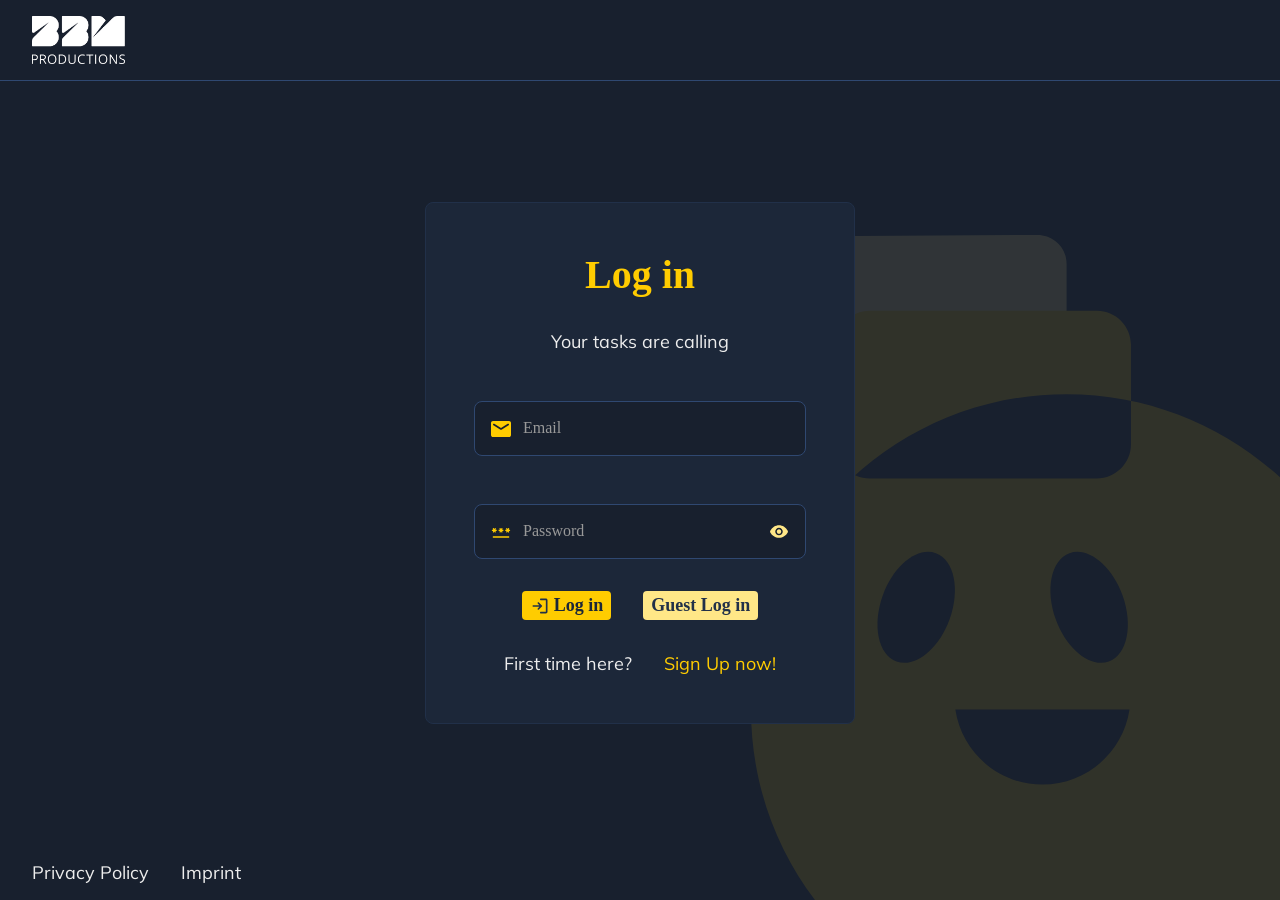
<file: index.html>
<!DOCTYPE html>
<html lang="en">
<head>
    <meta charset="UTF-8">
    <meta name="viewport" content="width=device-width, initial-scale=1.0">

    <title>Redirecting...</title>

    <link rel="icon" href="../../assets/icons/favicon.svg" type="image/svg+xml">

    <link rel="stylesheet" href="../../shared/css/variables.css">
    <link rel="stylesheet" href="../../shared/css/standard.css">
    <link rel="stylesheet" href="../../shared/css/fonts.css">
    <link rel="stylesheet" href="../../shared/css/assets.css">

    <script>
        function init() {
            const isAuthenticated = localStorage.getItem('auth-user-id') !== null;

            if (isAuthenticated) {
                window.location.href = "./pages/dashboard/index.html";
            } else {
                window.location.href = "./pages/auth/login.html";
            }
        };
    </script>
</head>
<body onload="init()" class="d_flex_cc_gl">
    <div class="loading-container w_full d_flex_cc_gl f_d_c">
        <div class="spinner"></div>
        <p class="font_white_color">Redirecting...</p>
        <!-- Kontaktinfos - garantiert gerade -->
        <div style="font-style: normal; text-align: center; margin-top: 32px;">
            <p><strong>Company Name:</strong> BBM Productions AG</p>
            <p><strong>Address:</strong> Rheinstrasse 74, 4323 Wallbach, Switzerland</p>
            <p><strong>Phone:</strong> <a class="font_prime_color" href="tel:+41764885610">+41 76 488 56 10</a></p>
            <p><strong>Email:</strong> <a class="font_prime_color" href="mailto:leugzim.rullani@bbmproductions.ch">leugzim.rullani@bbmproductions.ch</a></p>
            <p><strong>Developer:</strong> Leugzim Rullani, Software Engineer - System Integration &#124; Team Lead Graphics</p>
        </div>
    </div>
</body>
</html>
</file>
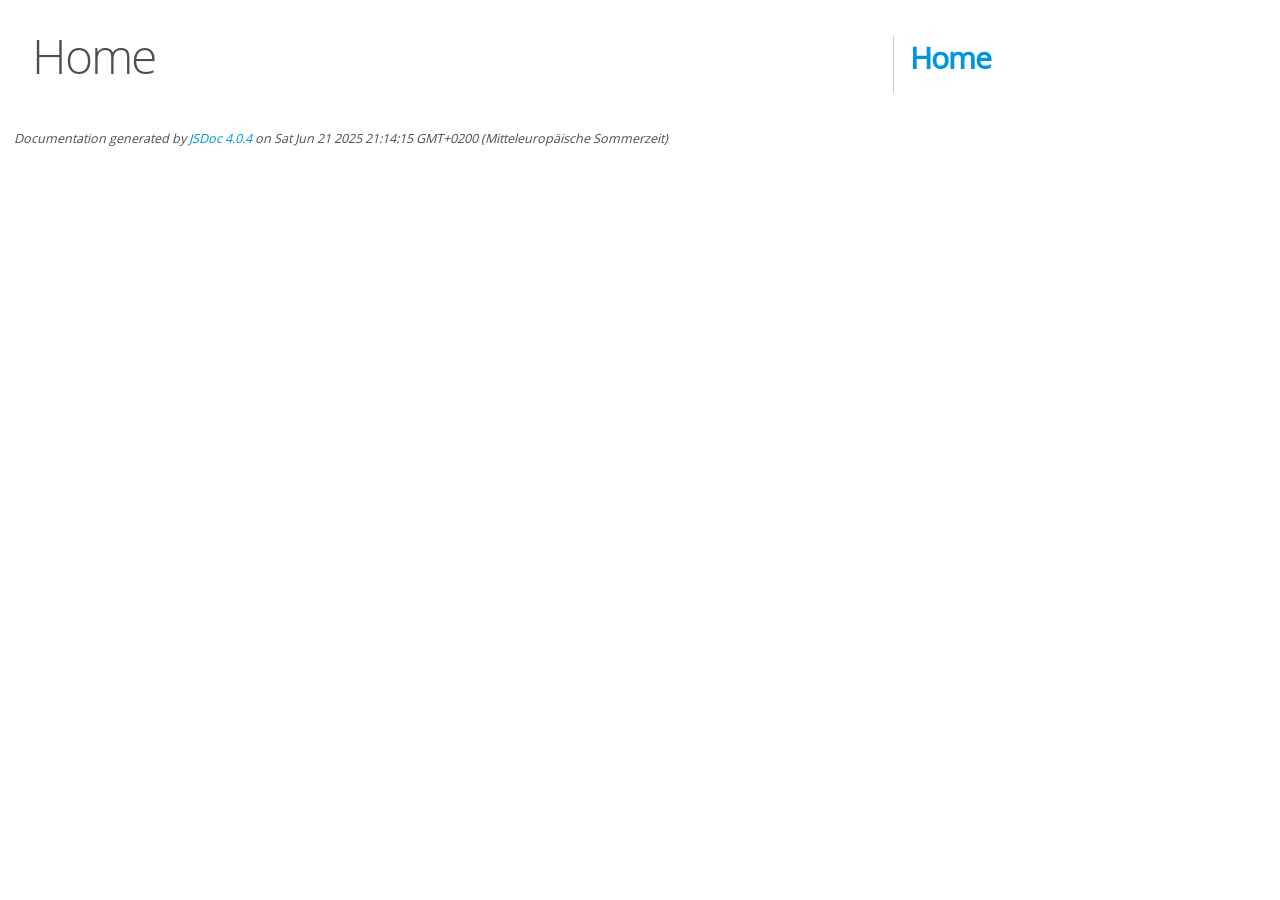
<file: jsdoc-out/index.html>
<!DOCTYPE html>
<html lang="en">
<head>
    <meta charset="utf-8">
    <title>JSDoc: Home</title>

    <script src="scripts/prettify/prettify.js"> </script>
    <script src="scripts/prettify/lang-css.js"> </script>
    <!--[if lt IE 9]>
      <script src="//html5shiv.googlecode.com/svn/trunk/html5.js"></script>
    <![endif]-->
    <link type="text/css" rel="stylesheet" href="styles/prettify-tomorrow.css">
    <link type="text/css" rel="stylesheet" href="styles/jsdoc-default.css">
</head>

<body>

<div id="main">

    <h1 class="page-title">Home</h1>

    



    


    <h3> </h3>










    









</div>

<nav>
    <h2><a href="index.html">Home</a></h2>
</nav>

<br class="clear">

<footer>
    Documentation generated by <a href="https://github.com/jsdoc/jsdoc">JSDoc 4.0.4</a> on Sat Jun 21 2025 21:14:15 GMT+0200 (Mitteleuropäische Sommerzeit)
</footer>

<script> prettyPrint(); </script>
<script src="scripts/linenumber.js"> </script>
</body>
</html>
</file>
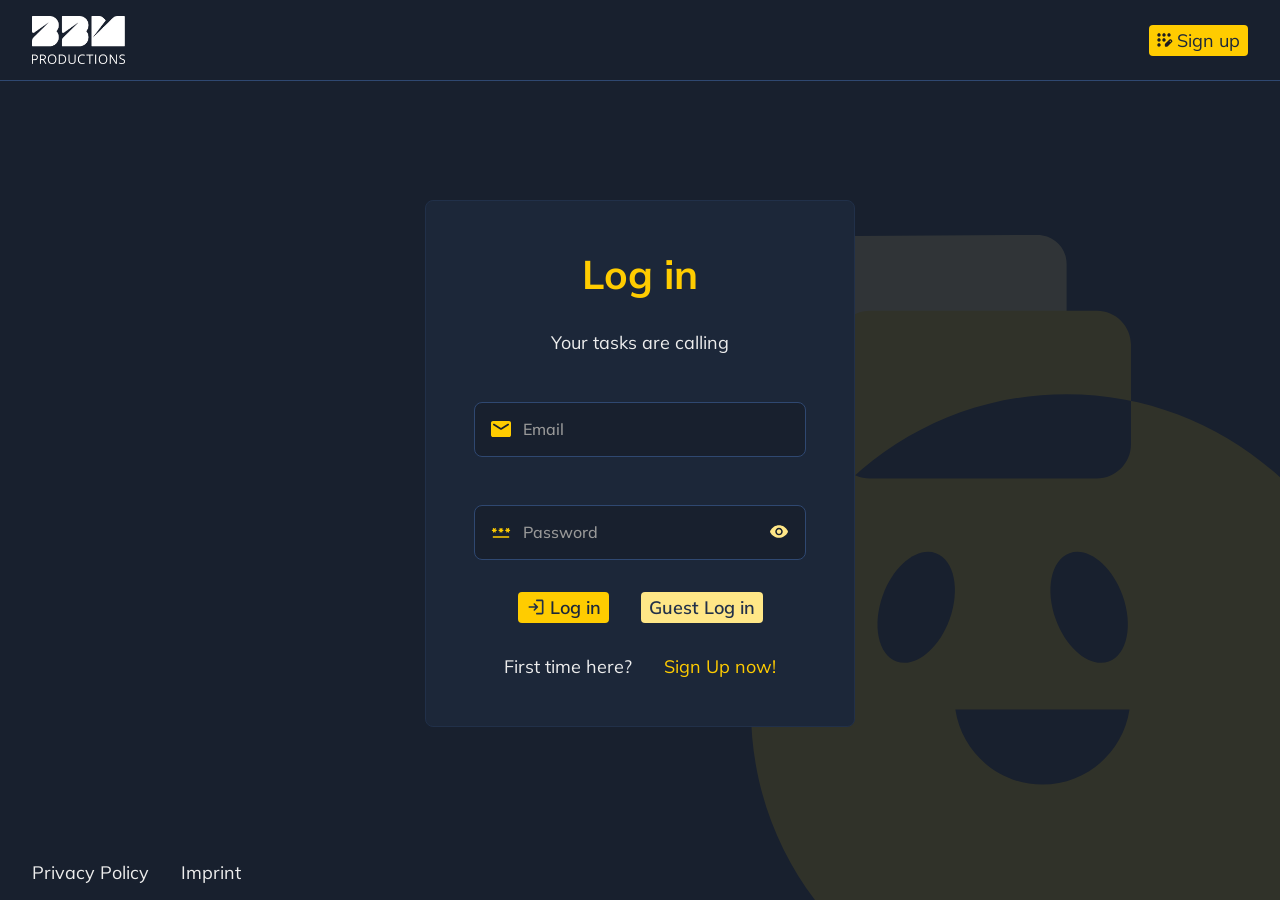
<file: pages/board/index.html>
<!DOCTYPE html>
<html lang="en">

<head>
    <meta charset="UTF-8">
    <meta name="viewport" content="width=device-width, initial-scale=1.0">
    <title>BBM - Dashboard</title>

    <link rel="stylesheet" href="../../shared/css/variables.css">
    <link rel="stylesheet" href="../../shared/css/standard.css">
    <link rel="stylesheet" href="../../shared/css/fonts.css">
    <link rel="stylesheet" href="../../shared/css/assets.css">
    <link rel="stylesheet" href="../../shared/css/form.css">
    <link rel="stylesheet" href="../../shared/css/header_footer.css">
    <link rel="stylesheet" href="./board.css">

    <link rel="icon" href="../../assets/icons/favicon.svg" type="image/svg+xml">

    <script src="../../shared/js/config.js"></script>
    <script src="../../shared/js/ui_helper.js"></script>
    <script src="../../shared/js/api.js"></script>
    <script src="../../shared/js/header.js"></script>
    <script src="./board_templates.js"></script>
    <script src="../../shared/js/board_template_debriefing.js"></script>
    <!-- ► NEU: Graphics-Rapport-Template -->
    <script src="../../shared/js/board_template_graphics.js"></script>
    <script src="./board.js"></script>
    <script src="../../shared/js/board_settings.js"></script>
    <!-- PDF-Export-Logik wird nun pro Task in board.js dynamisch geladen -->
</head>

<body onload="setHeader(); init()" onclick="closeAllDropdowns(event); resetAllMoveOpen()"
      onkeydown="setShift(event)" onkeyup="unsetShift(event)">
    <header class="main_header w_full">
        <img onclick="redirectToDashboard()" src="../../assets/icons/bbm.png" alt="" height="48">
        <div id="head_content_right" class="d_flex_cc_gm head_content_right"></div>
    </header>

    <!-- PDF-CONTENT-WRAPPER -->
    <main id="pdf-content" class="w_full d_flex_sc_gl">

        <section class="w_full d_flex_sc_gl f_d_c f_one h_full">
            <div class="w_full d_flex_sc_gs d_sb">
                <nav class="font_sec_color ">
                    <a class="link_secondary" href="../dashboard/index.html">Dashboard</a>
                    /
                    <a class="link_secondary" href="../boards/index.html">Boards</a>
                    /
                    <a class="link_secondary" href="./index.html" id="board_title_link">Title not found</a>
                </nav>
                <button class="std_btn btn_prime d_flex_sc_gs" onclick="openCreateTaskDialog('to-do')">
                    <img src="../../assets/icons/add_black.svg" alt="">
                    <p>Add Task</p>
                </button>
            </div>

            <header class="d_flex_sc_gl w_full d_sb board_header">
                <h1 class="font_white_color" id="board_title">not title found</h1>

                <div class="d_flex_sc_gs">
                    <ul class="short_profile_list" id="short_profile_list"></ul>
                </div>

                <form class="searchbar">
                    <div class="form_group_w_icon_wo_label w_full">
                        <img src="../../assets/icons/search_yellow.svg" alt="Icon">
                        <input onkeyup="renderAllTasks()" placeholder="Search" type="text" id="searchbar_tasks" required>
                        <label for="searchbar_tasks" class="d_none">Searchbar</label>
                    </div>
                </form>

                <!-- ▼ PDF-Button im Header deaktiviert: Export erfolgt im Task-Dialog -->
                <button id="pdf-download-btn"
                        class="std_btn btn_prime d_flex_sc_gs"
                        style="display:none"
                        type="button" aria-hidden="true">
                    <p>PDF herunterladen</p>
                </button>
                <!-- ▲ PDF-Button im Header deaktiviert -->

                <!-- ▼▼▼ NEU: GFX Manual (PDF) – wird in board.js sichtbar geschaltet -->
                <a id="gfx-manual-btn"
                   class="std_btn btn_secondary d_flex_sc_gs"
                   href="#"
                   target="_blank" rel="noopener"
                   style="display:none"
                   title="Open GFX Manual (PDF)">
                    <p>GFX Manual (PDF)</p>
                </a>
                <!-- ▲▲▲ NEU -->

                <button onclick="openEditBoardDialog()" class="std_btn d_flex_sc_gs board_settings_btn">
                    <img src="../../assets/icons/settings.svg" alt="">
                </button>
            </header>

            <div class="w_full d_flex_sc_gl board_container f_one">
                <section class="board_column card">
                    <header class="card_header_w_btn column_header">
                        <h3 class="font_prime_color">To-do</h3>
                        <button onclick="openCreateTaskDialog('to-do')" class="close_btn d_flex_cc_gs">
                            <img src="../../assets/icons/add_yellow.svg" alt="">
                        </button>
                    </header>
                    <ul class="column_content" id="to-do_column"></ul>
                </section>

                <section class="board_column card">
                    <header class="card_header_w_btn">
                        <h3 class="font_prime_color">In-progress</h3>
                        <button onclick="openCreateTaskDialog('in-progress')" class="close_btn d_flex_cc_gs">
                            <img src="../../assets/icons/add_yellow.svg" alt="">
                        </button>
                    </header>
                    <ul class="column_content" id="in-progress_column"></ul>
                </section>

                <section class="board_column card">
                    <header class="card_header_w_btn">
                        <h3 class="font_prime_color">Review</h3>
                        <button onclick="openCreateTaskDialog('review')" class="close_btn d_flex_cc_gs">
                            <img src="../../assets/icons/add_yellow.svg" alt="">
                        </button>
                    </header>
                    <ul class="column_content" id="review_column"></ul>
                </section>

                <section class="board_column card">
                    <header class="card_header_w_btn">
                        <h3 class="font_prime_color">Done</h3>
                    </header>
                    <ul class="column_content" id="done_column"></ul>
                </section>
            </div>

        </section>

        <section onmousedown="toggleOpenId('dialog_wrapper'); deleteLastingToast(); resetCurrentDialogs()" id="dialog_wrapper" class="dialog_wrapper pad_l" open="false">
            <section id="edit_board_dialog" current_dialog="false" dialog-type="board_settings" class="current_dialog dialog card d_flex_ss_gl f_d_c std_form w_full" onmousedown="stopProp(event)" onclick="stopProp(event)">
                <header class="card_header_w_btn">
                    <h2 class="font_prime_color">Board Settings</h2>
                    <button onclick="toggleOpenId('dialog_wrapper'); deleteLastingToast()" class="close_btn"><img
                            src="../../assets/icons/close_white.svg" alt=""></button>
                </header>
                <article edit="false" class="w_full" id="board_settings_title_group">
                    <form class="">
                        <div error="false" id="board_settings_title_input_group"
                            class="form_group_wo_icon_w_label d_flex_ss_gs f_d_c w_full ">
                            <label class="label_required" for="board_settings_title_input">Title</label>

                            <div class="checkbox_input_group w_full">
                                <input onblur="validateBoardTitle(this)" value="" class="w_full"
                                    placeholder="Rename your board" type="text" id="board_settings_title_input" required>
                                <div class="checkbox_wrapper">
                                    <button type="button" onclick="setNewBoardTitle()"
                                        class="std_btn d_flex_cc_gs confirm_btn">
                                        <img src="../../assets/icons/check_yellow.svg" alt="" srcset="">
                                    </button>
                                    <button type="button" onclick="toggleBoardTitleEdit()"
                                        class="std_btn d_flex_cc_gs confirm_btn">
                                        <img src="../../assets/icons/close_yellow.svg" alt="" srcset="">
                                    </button>
                                </div>
                            </div>
                            
                            <p class="error_label">Title must be between 3 an 64 characters long.</p>
                        </div>
                    </form>
                    <header class="non_edit_content card_header_w_btn">
                        <h3 id="board_settings_title" class="font_white_color">
                            Title
                        </h3>
                        <button type="button" onclick="toggleBoardTitleEdit()" class="close_btn d_flex_cc_gs">
                            <img src="../../assets/icons/edit.svg" alt="" srcset="">
                        </button>
                    </header>
                </article>
                <article class="d_flex_cs_gm f_d_c w_full">
                    <h3 class="font_prime_color">Add members</h3>
                    <p class="font_white_color">Add the email addresses of the members you wish to add to your
                        board</p>
                    <div onclick="stopProp(event)" error="false" id="board_settings_email_input_group"
                        class="form_group_w_icon_wo_label w_full form_group_invite">
                        <input id="board_settings_email_input" type="text" required>
                        <label for="board_settings_email_input">E-Mail</label>
                        <button type="button" onclick="boardSettingsInviteMember()"
                            class="std_btn btn_prime d_flex_cc_gl">Add</button>
                        <p class="error_label" id="email_error_label">Please enter a valid email address.</p>
                    </div>
                </article>

                <div class="divider_yellow "></div>

                <article class="w_full font_white_color d_flex_ss_gl f_d_c">
                    <h3>Added members</h3>
                    <ul id="board_settings_member_list" class="member_list">
                    </ul>
                </article>
                <div class="divider_yellow"></div>

                <article class="font_white_color d_flex_cc_gl ">
                    <div class="font_white_color d_flex_ss_gm f_d_c">
                        <h3>Delete Board</h3>
                        <p>This action is irreversible. Once you delete this board, it cannot be restored.</p>
                    </div>
                    <button onclick="openBoardDeleteToast()" class="std_btn btn_prime d_flex_sc_gs add_btn">
                        <img src="../../assets/icons/delete_dark.svg" alt="">
                        <p>Delete Board</p>
                    </button>
                </article>
            </section>

            <article id="create_edit_task_dialog" current_dialog="false" dialog-type="edit" onmousedown="stopProp(event)" onclick="stopProp(event); closeAllDropdowns(event)" class="dialog current_dialog card d_flex_ss_gl f_d_c std_form w_full">
                <header class="card_header_w_btn">
                    <h2 dialog-type="sub_create" class="font_prime_color">Add Task</h2>
                    <h2 dialog-type="sub_edit" class="font_prime_color">Edit Task</h2>
                    <div class="d_flex_cc_gs">
                        <!-- PDF‑Button: wird per board.js nur im Debriefing‑Board sichtbar geschaltet -->
                         <button id="task-pdf-btn"
                         style="display:none;margin-right:8px"
                         class="std_btn btn_prime pad_s d_flex_cc_gs"
                         onclick="exportDebriefingTaskPdf()">
                         PDF
                        </button>

                        <button dialog-type="sub_edit" onclick="deleteCurrentTask()" class="close_btn d_flex_cc_gs">
                            <img src="../../assets/icons/delete.svg" alt="">
                        </button>
                        <button onclick="abbortCreateEditTask()" class="close_btn d_flex_cc_gs">
                            <img src="../../assets/icons/close_white.svg" alt="">
                        </button>
                    </div>

                </header>
                <select onchange="modifyAddEditTaskStatusDropdown()" id="create_edit_task_dialog_select">
                    <option value="to-do">To-do</option>
                    <option value="in-progress">In progress</option>
                    <option value="review">Review</option>
                    <option value="done">Done</option>
                </select>

                <div error="false" id="create_edit_task_title_input_group"
                    class="form_group_wo_icon_w_label d_flex_ss_gs f_d_c w_full">
                    <label class="label_required" for="create_edit_task_title_input">Title</label>
                    <input onblur="validateCreateEditTaskTitle(this)" value="" class="w_full"
                        placeholder="Name your board" type="text" id="create_edit_task_title_input" required>
                    <p class="error_label">Title must be at least 3 characters long.</p>
                </div>
                <div class="form_group_wo_icon_w_label d_flex_ss_gs f_d_c w_full">
                    <label class="" for="create_edit_task_description">Description</label>
                    <div id="create_edit_task_description"
                    class="w_full"
                    style="min-height:120px;border:1px solid var(--grey-400);padding:8px;overflow:auto;color:white;"
                    contenteditable="true"></div>
                </div>

                <section class="d_flex_cs_gm w_full dropdown_section">
                    <div class="dropdown w_full">
                        <p class="dropdown_title font_white_color">Assignee</p>
                        <div class="dropdown_toggle" onclick="toggleDropdown(this, event)">
                            <div class="dropdown_choosen_element" id="create_edit_task_assignee_head">
                                <img src="../../assets/icons/face_icon.svg" alt="">
                                <p>unassigned</p>
                            </div>
                            <img src="../../assets/icons/arrow_drop_down.svg" alt="">
                        </div>
                        <ul class="dropdown_menu" id="create_edit_task_assignee">
                        </ul>
                    </div>

                    <div class="dropdown w_full">
                        <p class="dropdown_title font_white_color label_required">Reviewer</p>
                        <div class="dropdown_toggle" onclick="toggleDropdown(this, event)">
                            <div class="dropdown_choosen_element" id="create_edit_task_reviewer_head">
                                <img src="../../assets/icons/face_icon.svg" alt="">
                                <p>unassigned</p>
                            </div>
                            <img src="../../assets/icons/arrow_drop_down.svg" alt="">
                        </div>
                        <ul class="dropdown_menu" id="create_edit_task_reviewer">
                        </ul>
                    </div>

                    <div error="false" id="create_edit_task_date_input_group"
                        class="date_input form_group_wo_icon_w_label d_flex_ss_gs f_d_c">
                        <label class="font_white_color label_required"
                            for="create_edit_task_date_input">Due-date</label>
                        <div class="custom_datepicker w_full">
                            <img  src="../../assets/icons/calendar_month.svg" alt="Calendar Icon">
                            <input onchange="setTaskCreateDate(this)" class="font_white_color" type="date"
                                id="create_edit_task_date_input">
                        </div>
                        <p class="error_label">Due-date must be set.</p>
                    </div>



                    <div class="dropdown d_flex_ss_gs f_d_c w_full">
                        <p class="dropdown_title font_white_color">Priority</p>
                        <div class="dropdown_toggle" onclick="toggleDropdown(this, event)">
                            <div class="dropdown_choosen_element" id="create_edit_task_prio_head">
                                <div class="priority-badge" priority="low"></div>
                                <p>Low</p>
                            </div>
                            <img src="../../assets/icons/arrow_drop_down.svg" alt="">
                        </div>
                        <ul class="dropdown_menu">
                            <li onclick="setTaskCreatePrio('low'); toggleDropdown(this, event)">
                                <div class="priority-badge" priority="low"></div>
                                Low
                            </li>
                            <li onclick="setTaskCreatePrio('medium'); toggleDropdown(this, event)">
                                <div class="priority-badge" priority="medium"></div>
                                Medium
                            </li>
                            <li onclick="setTaskCreatePrio('high'); toggleDropdown(this, event)">
                                <div class="priority-badge" priority="high"></div>
                                High
                            </li>
                        </ul>
                    </div>
                </section>

                <div class="d_flex_cc_gl w_full">
                    <button onclick="abbortCreateEditTask()" class="std_btn btn_third pad_s">
                        Cancel
                    </button>
                    <button dialog-type="sub_create" onclick="submitCreateTask(event)"
                        class="std_btn btn_prime pad_s d_flex_cc_gs">
                        Add
                    </button>
                    <button dialog-type="sub_edit" onclick="submitEditTask()"
                        class="std_btn btn_prime pad_s d_flex_cc_gs">
                        Save
                    </button>
                </div>
            </article>

            <article id="task_detail_dialog" current_dialog="false" class="dialog card d_flex_ss_gl f_d_c std_form w_full" onmousedown="stopProp(event)" onclick="stopProp(event)">
                <header class="card_header_w_btn">
                    <h2 id="detail_task_title" class="font_prime_color">Title not found</h2>
                    <div class="d_flex_cc_gs">
                        <button onclick="openEditTaskDialog()" class="close_btn d_flex_cc_gs">
                            <img src="../../assets/icons/edit.svg" alt="">
                        </button>
                        <button onclick="toggleOpenId('dialog_wrapper'); deleteLastingToast()" class="close_btn d_flex_cc_gs">
                            <img src="../../assets/icons/close_white.svg" alt="">
                        </button>
                    </div>
                </header>
                <select onchange="modifyTaskStatusDropdown()" id="task_detail_dialog_select">
                    <option value="to-do">To-do</option>
                    <option value="in-progress">In progress</option>
                    <option value="review">Review</option>
                    <option value="done">Done</option>
                </select>
                <section class="font_white_color d_flex_ss_gl f_d_c w_full">
                    <div class="info_elem">
                        <strong>Description</strong>
                        <div id="detail_task_description"
                        style="overflow:auto;max-height:50vh;"></div>
                    </div>

                    <div class="date_priority_wrapper">
                        <div class="info_elem">
                            <strong>Due Date:</strong>
                            <time id="detail_task_due_date" datetime="2025-03-01">n/a</time>
                        </div>
                        <div class="info_elem">
                            <strong>Priority</strong>
                            <span id="detail_task_priority" class="d_flex_ss_gm">
                            </span>
                        </div>
                    </div>
                    <div class="info_elem">
                        <strong>Assignee:</strong>
                        <div class="d_flex_sc_gm" id="detail_task_assignee">
                        </div>
                    </div>
                    <div class="info_elem">
                        <strong>Reviewer:</strong>
                        <div class="d_flex_sc_gm" id="detail_task_reviewer">
                        </div>
                    </div>
                </section>

                <div class="divider_yellow"></div>

                <section class="font_white_color d_flex_ss_gl f_d_c w_full">
                    <header class="d_flex_ss_gm">
                        <img src="../../assets/icons/activity_icon.svg" alt="">
                        <h3>Activity</h3>
                    </header>

                    <article class="comment_wrapper comment_wrapper_textarea d_flex_ss_gm w_full">
                        <div id="comment_sender_profile">MT</div>
                        <textarea onkeyup="sendComment(event,this)" id="comment_textarea" class="font_white_color w_full"></textarea>
                        <img onclick="sendCommentDirectly()" src="../../assets/icons/send.svg" alt="" srcset="">
                    </article>

                    <section id="task_comment_list" class="d_flex_ss_gm f_d_c w_full">
                    </section>
                </section>
            </article>
        </section>
    </main>
    <footer class="main_footer w_full">
    <!-- Zeile 1: Privacy / Imprint -->
    <nav class="d_flex_cs_gl">
        <a href="../privacy/index.html" class="link">Privacy Policy</a>
        <a href="../imprint/index.html"  class="link">Imprint</a>
    </nav>
    </footer>

    <!-- Zeile 2: Auto‑scrollendes Portfolio‑Marquee -->
    <div class="portfolio-box">
        <ul class="portfolio-track">
            <!-- Nur die 25 Events (ohne Jahre) -->
            <li>SIPPO Import Forum</li>
            <li>Lehrlings des Jahres</li>
            <li>Zürcher Kantonal-Schwingfest</li>
            <li>Aargauer Kantonal-Schwingfest</li>
            <li>Swiss Indoors</li>
            <li>Swiss Football League</li>
            <li>Redbull Seifenkistenrennen</li>
            <li>CONNECTED</li>
            <li>Cybathlon Global Edition</li>
            <li>Streetparade</li>
            <li>Gambling Night Show!</li>
            <li>Cybathlon Challenges</li>
            <li>Billie Jean King Cup Biel/Bienne</li>
            <li>Big Air Chur FIS Freeski & Snowboard Weltcup</li>
            <li>Redbull Dance your Style</li>
            <li>Night of the Jumps Zürich</li>
            <li>Zürich Openair</li>
            <li>Heitere Openair</li>
            <li>Yonex Swiss Open</li>
            <li>Sechseläuten</li>
            <li>UEFA Womens Europameisterschaft</li>
            <li>NATIONAL LEAGUE PLAYOFF Finals</li>
            <li>Fencing Euro Basel</li>
            <li>20 Jahre Baschi: Jubiläumskonzert</li>
            <li>National League Regular Season</li>
        </ul>
    </div>
</footer>
</file>
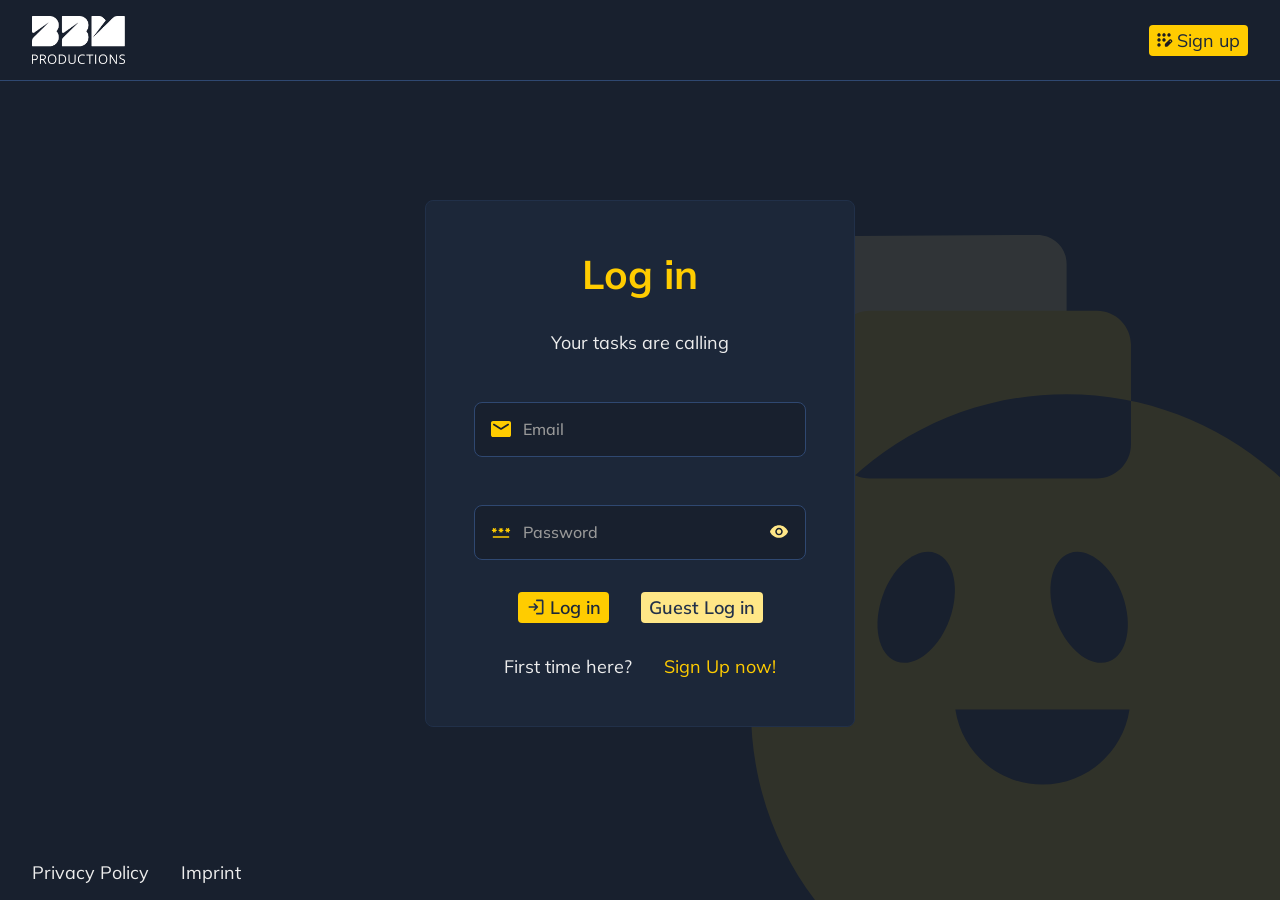
<file: pages/boards/index.html>
<!DOCTYPE html>
<html lang="en">

<head>
    <meta charset="UTF-8">
    <meta name="viewport" content="width=device-width, initial-scale=1.0">
    <title>BBM - Dashboard</title>

    <link rel="stylesheet" href="../../shared/css/variables.css">
    <link rel="stylesheet" href="../../shared/css/standard.css">
    <link rel="stylesheet" href="../../shared/css/fonts.css">
    <link rel="stylesheet" href="../../shared/css/assets.css">
    <link rel="stylesheet" href="../../shared/css/form.css">
    <link rel="stylesheet" href="../../shared/css/header_footer.css">
    <link rel="stylesheet" href="./boards.css">

    <link rel="icon" href="../../assets/icons/favicon.svg" type="image/svg+xml">

    <script src="../../shared/js/config.js"></script>
    <script src="../../shared/js/ui_helper.js"></script>
    <script src="../../shared/js/api.js"></script>
    <script src="../../shared/js/header.js"></script>
    <script src="./boards.js"></script>
    <script src="../../shared/js/board_settings.js"></script>

</head>

<body onload="setHeader(); getAndRenderBoardList()">
    <header class="main_header w_full"><img onclick="goDashboard()" src="../../assets/icons/bbm.png" alt="" height="48" srcset="">
        <div id="head_content_right" class="d_flex_cc_gm head_content_right"></div>
    </header>
    <main class="w_full d_flex_sc_gl">
        <section class="w_full d_flex_cs_gl f_d_c">
            <nav class="font_sec_color">
                <a class="link_secondary" href="../dashboard/">Dashboard</a>
                /
                <a class="link_secondary" href="./index.html">Boards</a>
            </nav>
            <header class="d_flex_sc_gl w_full d_sb">
                <h1 class="font_white_color">Your Boards</h1>
                <form class="searchbar">
                    <div class="form_group_w_icon_wo_label w_full">
                        <img src="../../assets/icons/search_yellow.svg" alt="Icon">
                        <input onkeyup="renderBoardList()" placeholder="Search" type="text" id="board_search" required>
                        <label for="board_search" class="d_none">Full name</label>
                    </div>
                </form>

                <button onclick="openBoardCreateDialog()" class="std_btn btn_prime d_flex_sc_gs add_btn">
                    <img src="../../assets/icons/add_black.svg" alt="">
                    <p>Create board</p>
                </button>
            </header>
            <ul id="board_list" class="arrow_list board_list d_flex_sc_gl f_d_c w_full">
            </ul>
        </section>


        <section onmousedown="toggleOpenId('dialog_wrapper'); deleteLastingToast()" open="false" current-dialog="board_settings" onclick="stopProp(event)"
            id="dialog_wrapper" class="dialog_wrapper pad_l">
            <form onmousedown="stopProp(event)" dialog-type="board_create" onsubmit="boardCreateSubmit(event)"
                class="current_dialog card d_flex_ss_gl f_d_c std_form w_full" action=""
                onclick="stopProp(event); resetMailError()" novalidate>
                <header class="card_header_w_btn">
                    <h2 class="font_prime_color">Add Board</h2>
                    <button onclick="toggleOpenId('dialog_wrapper'); stopProp(event); deleteLastingToast()" class="close_btn"><img
                            src="../../assets/icons/close_white.svg" alt=""></button>
                </header>
                <div error="false" id="board_title_input_group"
                    class="form_group_wo_icon_w_label d_flex_ss_gs f_d_c w_full">
                    <label class="label_required" for="board_title_input">Title</label>
                    <input onblur="validateBoardTitle(this)" value="" class="w_full" placeholder="Name your board"
                        type="text" id="board_title_input" required>
                    <p class="error_label">Title must be between 3 an 64 characters long.</p>
                </div>

                <section class="d_flex_ss_gl f_d_c w_full">
                    <section class="d_flex_cs_gm f_d_c">
                        <h3 class="font_prime_color">Add members</h3>
                        <p class="font_white_color">Add the email addresses of the members you wish to add to your
                            board</p>
                        <div onclick="stopProp(event)" error="false" id="create_board_email_input_group"
                            class="form_group_w_icon_wo_label w_full form_group_invite">
                            <input id="create_board_email_input" type="text" required>
                            <label for="create_board_email_input">E-Mail</label>
                            <button type="button" onclick="boardCreateInviteMember()"
                                class="std_btn btn_prime d_flex_cc_gl">Add</button>
                            <p class="error_label" id="email_error_label">Please enter a valid email address.</p>
                        </div>
                    </section>
                    <div class="divider_yellow"></div>
                    <div class="w_full font_white_color d_flex_ss_gs f_d_c">
                        <h3>Added members</h3>
                        <ul id="create_board_member_list" class="member_list">
                        </ul>
                    </div>
                    <div class="d_flex_cc_gl w_full">
                        <button type="button" onclick="cancelCreateBoard(); stopProp(event)" class="std_btn btn_third pad_s">
                            Cancel
                        </button>
                        <button type="submit" class="std_btn btn_prime pad_s d_flex_cc_gs">
                            Create
                        </button>

                    </div>
                </section>
            </form>
            <section onmousedown="stopProp(event)" dialog-type="board_settings" class="current_dialog card d_flex_ss_gl f_d_c std_form w_full"
                action="" onclick="stopProp(event)">
                <header class="card_header_w_btn">
                    <h2 class="font_prime_color">Board Settings</h2>
                    <button onclick="toggleOpenId('dialog_wrapper'); deleteLastingToast()" class="close_btn"><img
                            src="../../assets/icons/close_white.svg" alt=""></button>
                </header>
                <article edit="false" class="w_full" id="board_settings_title_group">
                    <form class="">
                        <div error="false" id="board_settings_title_input_group"
                            class="form_group_wo_icon_w_label d_flex_ss_gs f_d_c w_full ">
                            <label class="label_required" for="board_settings_title_input">Title</label>

                            <div class="checkbox_input_group w_full">
                                <input onblur="validateBoardTitle(this)" value="" class="w_full"
                                    placeholder="Name your board" type="text" id="board_settings_title_input" required>
                                <div class="checkbox_wrapper">
                                    <button type="button" onclick="setNewBoardTitle()"
                                        class="std_btn d_flex_cc_gs confirm_btn">
                                        <img src="../../assets/icons/check_yellow.svg" alt="" srcset="">
                                    </button>
                                    <button type="button" onclick="toggleBoardTitleEdit()"
                                        class="std_btn d_flex_cc_gs confirm_btn">
                                        <img src="../../assets/icons/close_yellow.svg" alt="" srcset="">
                                    </button>
                                </div>
                            </div>

                            <p class="error_label">Title must be between 3 an 64 characters long.</p>
                        </div>
                    </form>
                    <header class="non_edit_content card_header_w_btn">
                        <h3 id="board_settings_title" class="font_white_color">
                            Title
                        </h3>
                        <button type="button" onclick="toggleBoardTitleEdit()" class="close_btn d_flex_cc_gs">
                            <img src="../../assets/icons/edit.svg" alt="" srcset="">
                        </button>
                    </header>
                </article>
                <article class="d_flex_cs_gm f_d_c w_full">
                    <h3 class="font_prime_color">Add members</h3>
                    <p class="font_white_color">Add the email addresses of the members you wish to add to your
                        board</p>
                    <div onclick="stopProp(event)" error="false" id="board_settings_email_input_group"
                        class="form_group_w_icon_wo_label w_full form_group_invite">
                        <input id="board_settings_email_input" type="text" required>
                        <label for="board_settings_email_input">E-Mail</label>
                        <button type="button" onclick="boardSettingsInviteMember()"
                            class="std_btn btn_prime d_flex_cc_gl">Add</button>
                        <p class="error_label" id="email_error_label">Please enter a valid email address.</p>
                    </div>
                </article>

                <div class="divider_yellow "></div>

                <article class="w_full font_white_color d_flex_ss_gl f_d_c">
                    <h3>Added members</h3>
                    <ul id="board_settings_member_list" class="member_list">
                    </ul>
                </article>
                <div class="divider_yellow"></div>

                <article class="font_white_color d_flex_cc_gl ">
                    <div class="font_white_color d_flex_ss_gm f_d_c">
                        <h3>Delete Board</h3>
                        <p>This action is irreversible. Once you delete this board, it cannot be restored.</p>
                    </div>
                    <button onclick="openBoardDeleteToast()" class="std_btn btn_prime d_flex_sc_gs add_btn">
                        <img src="../../assets/icons/delete_dark.svg" alt="">
                        <p>Delete Board</p>
                    </button>
                </article>
            </section>
        </section>
    </main>
    <footer class="main_footer  w_full">
        <nav class="d_flex_cs_gl">
            <a href="../privacy/index.html" class="link">Privacy Policy</a>
            <a href="../imprint/index.html" class="link">Imprint</a>
        </nav>
    </footer>
</body>

</html>
</file>
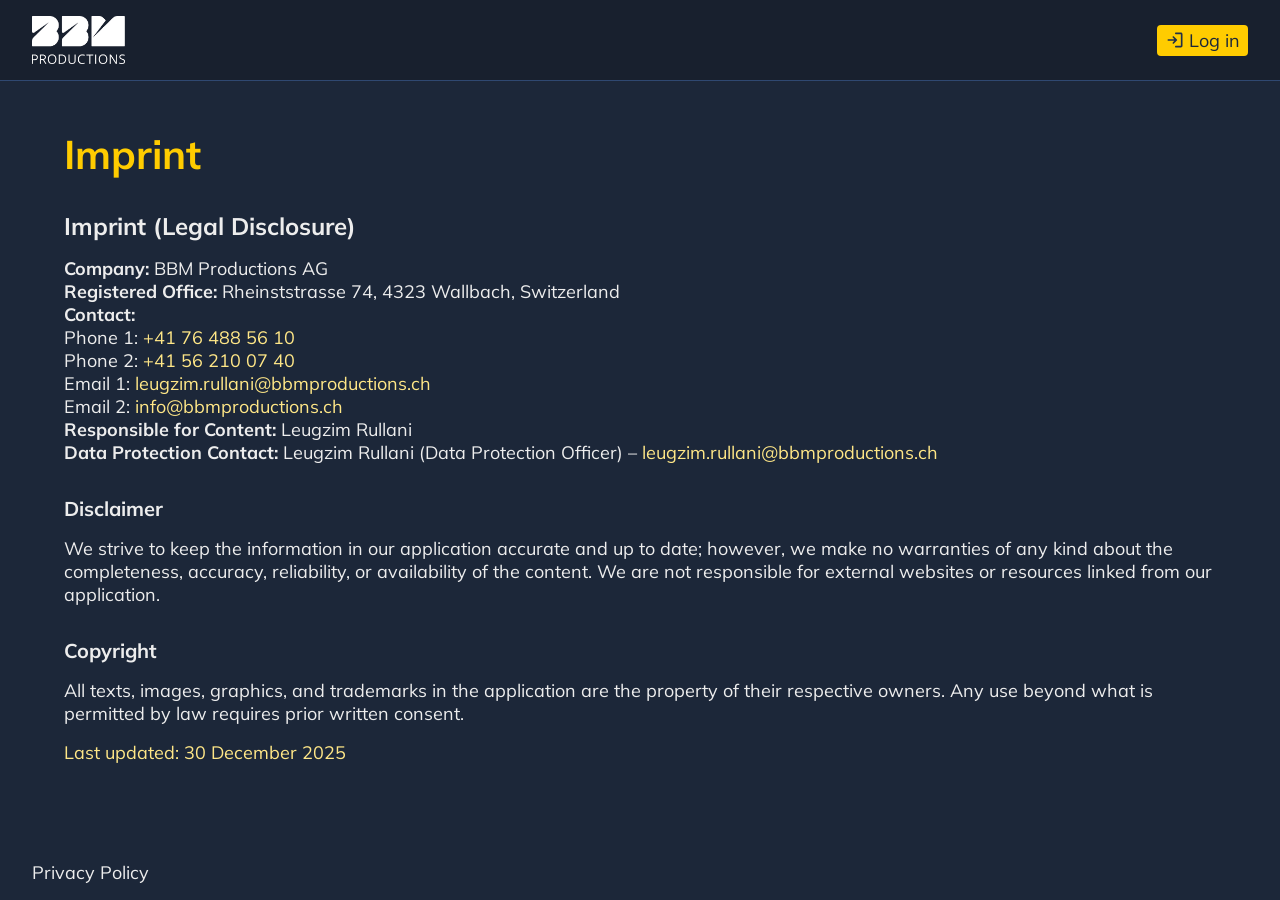
<file: pages/imprint/index.html>
<!DOCTYPE html>
<html lang="en">

<head>
    <meta charset="UTF-8" />
    <meta name="viewport" content="width=device-width, initial-scale=1.0" />
    <title>BBM - Imprint</title>

    <link rel="stylesheet" href="../../shared/css/variables.css" />
    <link rel="stylesheet" href="../../shared/css/standard.css" />
    <link rel="stylesheet" href="../../shared/css/fonts.css" />
    <link rel="stylesheet" href="../../shared/css/assets.css" />
    <link rel="stylesheet" href="../../shared/css/header_footer.css" />

    <script src="../../shared/js/ui_helper.js"></script>
    <script src="../../shared/js/api.js"></script>
    <script src="../../shared/js/header.js"></script>

    <script>
        function checkNav() {
            if (getAuthUserId() == null) document.querySelector("nav").remove();
        }
    </script>
</head>

<body onload="setHeader();checkNav()">
    <header onclick="redirectToDashboard()" class="main_header w_full">
        <img onclick="redirectToDashboard()" src="../../assets/icons/bbm.png" alt="" height="48" />
        <div id="head_content_right" class="d_flex_cc_gm head_content_right"></div>
    </header>

    <main class="w_full d_flex_ss_gl font_white_color">
        <nav class="font_sec_color w_full">
            <a class="link_secondary" href="../dashboard/">Dashboard</a> /
            <a class="link_secondary" href="./index.html">Imprint</a>
        </nav>

        <h1 class="font_prime_color">Imprint</h1>

        <section class="d_flex_ss_gm f_d_c">
            <h2>Imprint (Legal Disclosure)</h2>
            <div style="font-style: normal;">
                <p><strong>Company:</strong> BBM Productions AG</p>
                <p><strong>Registered Office:</strong> Rheinststrasse 74, 4323 Wallbach, Switzerland</p>
                <p><strong>Contact:</strong></p>
                <p>Phone 1: <a class="font_sec_color" href="tel:+41764885610">+41 76 488 56 10</a></p>
                <p>Phone 2: <a class="font_sec_color" href="tel:+41562100740">+41 56 210 07 40</a></p>
                <p>Email 1: <a class="font_sec_color" href="mailto:leugzim.rullani@bbmproductions.ch">leugzim.rullani@bbmproductions.ch</a></p>
                <p>Email 2: <a class="font_sec_color" href="mailto:info@bbmproductions.ch">info@bbmproductions.ch</a></p>
                <p><strong>Responsible for Content:</strong> Leugzim Rullani</p>
                <p><strong>Data Protection Contact:</strong> Leugzim Rullani (Data Protection Officer) –
                    <a class="font_sec_color" href="mailto:leugzim.rullani@bbmproductions.ch">leugzim.rullani@bbmproductions.ch</a>
                </p>
            </div>
        </section>

        <section class="d_flex_ss_gm f_d_c">
            <h3>Disclaimer</h3>
            <p>
                We strive to keep the information in our application accurate and up to date; however, we make no
                warranties of any kind about the completeness, accuracy, reliability, or availability of the content.
                We are not responsible for external websites or resources linked from our application.
            </p>
        </section>

        <section class="d_flex_ss_gm f_d_c">
            <h3>Copyright</h3>
            <p>
                All texts, images, graphics, and trademarks in the application are the property of their respective
                owners. Any use beyond what is permitted by law requires prior written consent.
            </p>
            <p class="font_sec_color">Last updated: 30 December 2025</p>
        </section>
    </main>

    <footer class="main_footer w_full">
        <nav class="d_flex_cs_gl">
            <a href="../privacy/index.html" class="link">Privacy Policy</a>
        </nav>
    </footer>
</body>

</html>
</file>
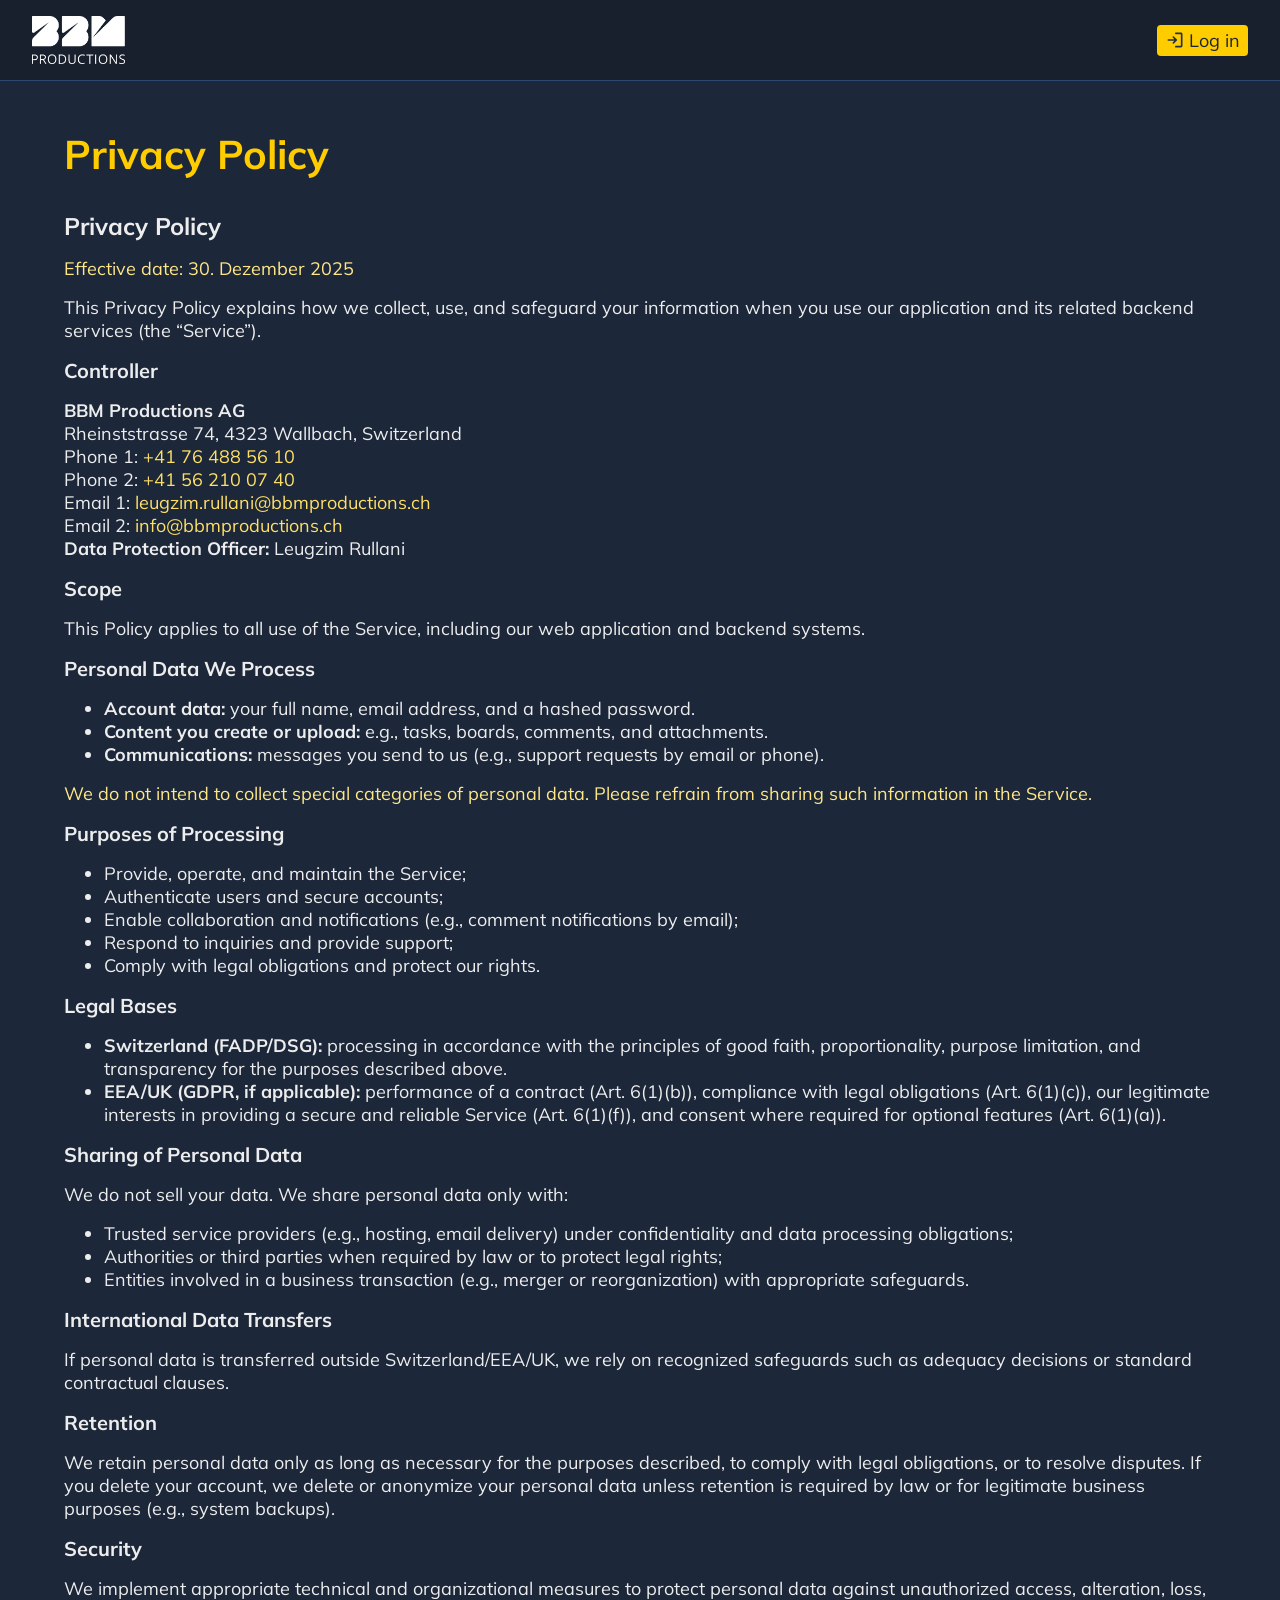
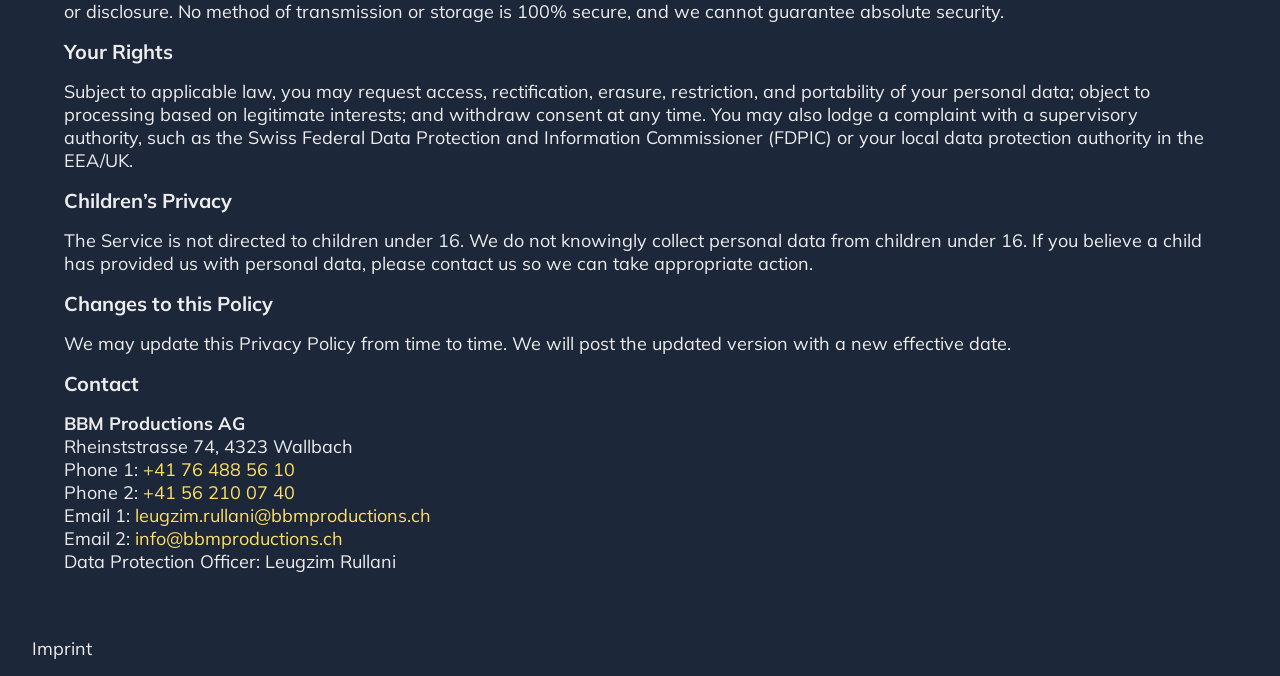
<file: pages/privacy/index.html>
<!DOCTYPE html>
<html lang="en">

<head>
    <meta charset="UTF-8" />
    <meta name="viewport" content="width=device-width, initial-scale=1.0" />
    <title>BBM - Privacy Policy</title>

    <link rel="stylesheet" href="../../shared/css/variables.css" />
    <link rel="stylesheet" href="../../shared/css/standard.css" />
    <link rel="stylesheet" href="../../shared/css/fonts.css" />
    <link rel="stylesheet" href="../../shared/css/assets.css" />
    <link rel="stylesheet" href="../../shared/css/header_footer.css" />
    <style>
        .font_yellow_light_color { color: #ffe066; }
    </style>

    <script src="../../shared/js/ui_helper.js"></script>
    <script src="../../shared/js/api.js"></script>
    <script src="../../shared/js/header.js"></script>

    <script>
        function checkNav() {
            if (getAuthUserId() == null) document.querySelector("nav").remove();
        }
    </script>
</head>

<body onload="setHeader();checkNav()">
    <header onclick="redirectToDashboard()" class="main_header w_full">
        <img onclick="redirectToDashboard()" src="../../assets/icons/bbm.png" alt="" height="48" />
        <div id="head_content_right" class="d_flex_cc_gm head_content_right"></div>
    </header>

    <main class="w_full d_flex_ss_gl font_white_color">

        <nav class="font_sec_color w_full">
            <a class="link_secondary" href="../dashboard/">Dashboard</a> /
            <a class="link_secondary" href="./index.html">Privacy Policy</a>
        </nav>

        <h1 class="font_prime_color">Privacy Policy</h1>

        <section class="d_flex_ss_gm f_d_c">
            <h2>Privacy Policy</h2>
            <p class="font_sec_color">Effective date: 30. Dezember 2025</p>
            <p>
                This Privacy Policy explains how we collect, use, and safeguard your information when you use our
                application and its related backend services (the “Service”).
            </p>

            <h3>Controller</h3>
            <div style="font-style: normal;">
                <p><strong>BBM Productions AG</strong></p>
                <p>Rheinststrasse 74, 4323 Wallbach, Switzerland</p>
                <p>Phone 1: <a class="font_yellow_light_color" href="tel:+41764885610">+41 76 488 56 10</a></p>
                <p>Phone 2: <a class="font_yellow_light_color" href="tel:+41562100740">+41 56 210 07 40</a></p>
                <p>Email 1: <a class="font_yellow_light_color" href="mailto:leugzim.rullani@bbmproductions.ch">leugzim.rullani@bbmproductions.ch</a></p>
                <p>Email 2: <a class="font_yellow_light_color" href="mailto:info@bbmproductions.ch">info@bbmproductions.ch</a></p>
                <p><strong>Data Protection Officer:</strong> Leugzim Rullani</p>
            </div>

            <h3>Scope</h3>
            <p>
                This Policy applies to all use of the Service, including our web application and backend systems.
            </p>

            <h3>Personal Data We Process</h3>
            <ul>
                <li><strong>Account data:</strong> your full name, email address, and a hashed password.</li>
                <li><strong>Content you create or upload:</strong> e.g., tasks, boards, comments, and attachments.</li>
                <li><strong>Communications:</strong> messages you send to us (e.g., support requests by email or phone).</li>
            </ul>
            <p class="font_sec_color">
                We do not intend to collect special categories of personal data. Please refrain from sharing such information in the Service.
            </p>

            <h3>Purposes of Processing</h3>
            <ul>
                <li>Provide, operate, and maintain the Service;</li>
                <li>Authenticate users and secure accounts;</li>
                <li>Enable collaboration and notifications (e.g., comment notifications by email);</li>
                <li>Respond to inquiries and provide support;</li>
                <li>Comply with legal obligations and protect our rights.</li>
            </ul>

            <h3>Legal Bases</h3>
            <ul>
                <li><strong>Switzerland (FADP/DSG):</strong> processing in accordance with the principles of good faith, proportionality, purpose limitation, and transparency for the purposes described above.</li>
                <li><strong>EEA/UK (GDPR, if applicable):</strong> performance of a contract (Art. 6(1)(b)), compliance with legal obligations (Art. 6(1)(c)), our legitimate interests in providing a secure and reliable Service (Art. 6(1)(f)), and consent where required for optional features (Art. 6(1)(a)).</li>
            </ul>

            <h3>Sharing of Personal Data</h3>
            <p>We do not sell your data. We share personal data only with:</p>
            <ul>
                <li>Trusted service providers (e.g., hosting, email delivery) under confidentiality and data processing obligations;</li>
                <li>Authorities or third parties when required by law or to protect legal rights;</li>
                <li>Entities involved in a business transaction (e.g., merger or reorganization) with appropriate safeguards.</li>
            </ul>

            <h3>International Data Transfers</h3>
            <p>
                If personal data is transferred outside Switzerland/EEA/UK, we rely on recognized safeguards such as adequacy
                decisions or standard contractual clauses.
            </p>

            <h3>Retention</h3>
            <p>
                We retain personal data only as long as necessary for the purposes described, to comply with legal
                obligations, or to resolve disputes. If you delete your account, we delete or anonymize your personal data
                unless retention is required by law or for legitimate business purposes (e.g., system backups).
            </p>

            <h3>Security</h3>
            <p>
                We implement appropriate technical and organizational measures to protect personal data against
                unauthorized access, alteration, loss, or disclosure. No method of transmission or storage is 100% secure,
                and we cannot guarantee absolute security.
            </p>

            <h3>Your Rights</h3>
            <p>
                Subject to applicable law, you may request access, rectification, erasure, restriction, and portability of
                your personal data; object to processing based on legitimate interests; and withdraw consent at any time.
                You may also lodge a complaint with a supervisory authority, such as the Swiss Federal Data Protection and
                Information Commissioner (FDPIC) or your local data protection authority in the EEA/UK.
            </p>

            <h3>Children’s Privacy</h3>
            <p>
                The Service is not directed to children under 16. We do not knowingly collect personal data from children
                under 16. If you believe a child has provided us with personal data, please contact us so we can take
                appropriate action.
            </p>

            <h3>Changes to this Policy</h3>
            <p>
                We may update this Privacy Policy from time to time. We will post the updated version with a new effective date.
            </p>

            <h3>Contact</h3>
            <div style="font-style: normal;">
                <p><strong>BBM Productions AG</strong></p>
                <p>Rheinststrasse 74, 4323 Wallbach</p>
                <p>Phone 1: <a class="font_yellow_light_color" href="tel:+41764885610">+41 76 488 56 10</a></p>
                <p>Phone 2: <a class="font_yellow_light_color" href="tel:+41562100740">+41 56 210 07 40</a></p>
                <p>Email 1: <a class="font_yellow_light_color" href="mailto:leugzim.rullani@bbmproductions.ch">leugzim.rullani@bbmproductions.ch</a></p>
                <p>Email 2: <a class="font_yellow_light_color" href="mailto:info@bbmproductions.ch">info@bbmproductions.ch</a></p>
                <p>Data Protection Officer: Leugzim Rullani</p>
            </div>
        </section>
    </main>

    <footer class="main_footer w_full">
        <nav class="d_flex_cs_gl">
            <a href="../imprint/index.html" class="link">Imprint</a>
        </nav>
    </footer>
</body>

</html>
</file>
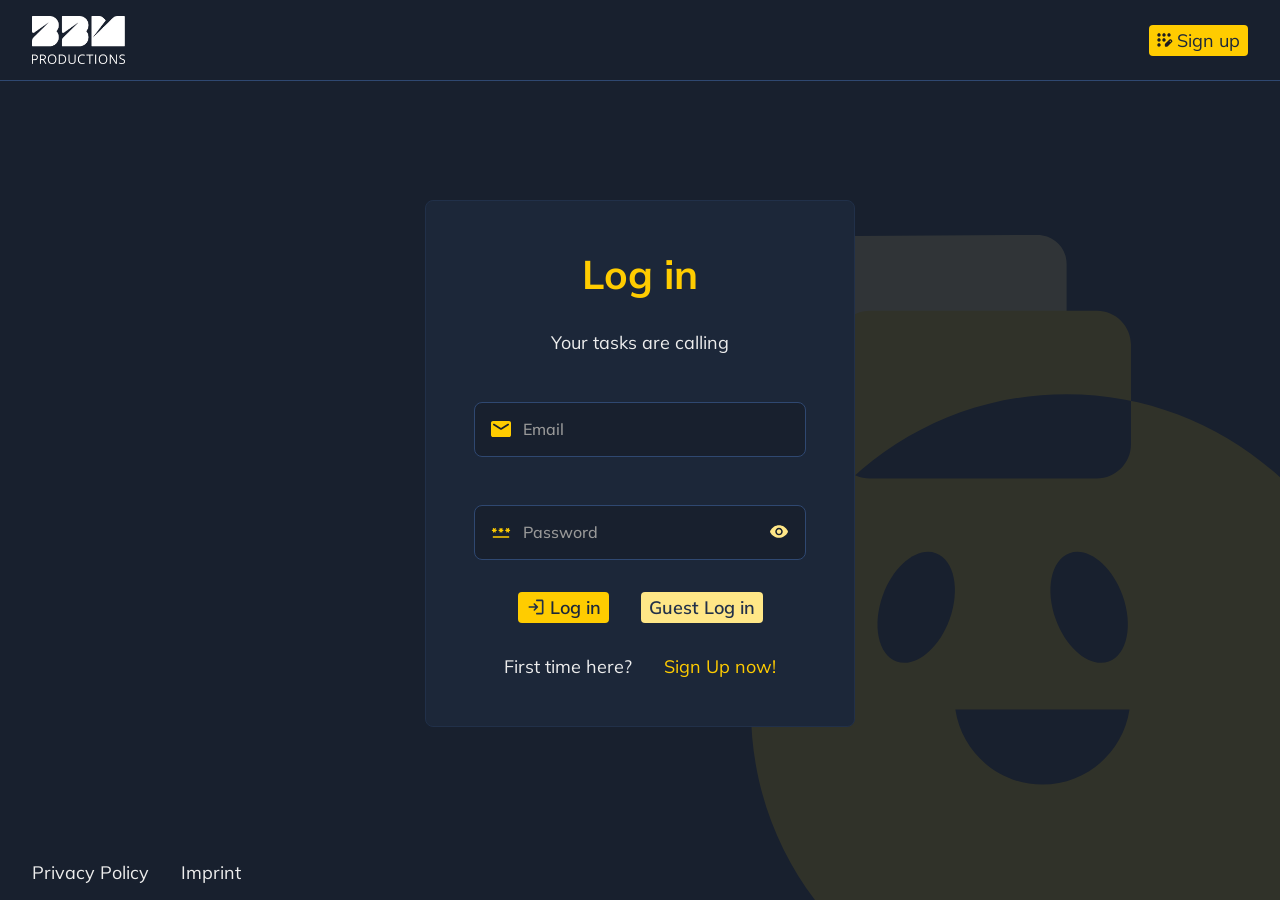
<file: pages/requests/index.html>
<!DOCTYPE html>
<html lang="en">

<head>
    <meta charset="UTF-8" />
    <meta name="viewport" content="width=device-width, initial-scale=1" />
    <title>BBM - Requests</title>

    <link rel="stylesheet" href="../../shared/css/variables.css" />
    <link rel="stylesheet" href="../../shared/css/standard.css" />
    <link rel="stylesheet" href="../../shared/css/fonts.css" />
    <link rel="stylesheet" href="../../shared/css/assets.css" />
    <link rel="stylesheet" href="../../shared/css/form.css" />
    <link rel="stylesheet" href="../../shared/css/header_footer.css" />
    <link rel="stylesheet" href="./requests.css" />

    <link rel="icon" href="../../assets/icons/favicon.svg" type="image/svg+xml" />

    <script src="../../shared/js/config.js"></script>
    <script src="../../shared/js/ui_helper.js"></script>
    <script src="../../shared/js/api.js"></script>
    <script src="../../shared/js/header.js"></script>
    <script src="./requests.js" defer></script>
</head>

<body onload="setHeader(); getAndRenderRequestList();">
    <header class="main_header w_full">
        <img onclick="redirectToDashboard()" src="../../assets/icons/bbm.png" alt="BBM Logo" height="48" />
        <div id="head_content_right" class="d_flex_cc_gm head_content_right"></div>
    </header>

    <main class="w_full d_flex_sc_gl">
        <section class="w_full d_flex_cs_gl f_d_c">
            <nav class="font_sec_color">
                <a class="link_secondary" href="../dashboard/">Dashboard</a> /
                <a class="link_secondary" href="./index.html">Requests</a>
            </nav>

            <header class="d_flex_sc_gl w_full d_sb">
                <h1 class="font_white_color">Your Requests (Demo)</h1>
                <form class="searchbar" role="search" aria-label="Search requests">
                    <div class="form_group_w_icon_wo_label w_full">
                        <img src="../../assets/icons/search_yellow.svg" alt="Search icon" />
                        <input
                            id="request_search"
                            type="text"
                            placeholder="Search by function, project or date"
                            onkeyup="renderRequestList()"
                            aria-describedby="search_desc"
                        />
                        <label for="request_search" id="search_desc" class="d_none">Search requests</label>
                    </div>
                </form>
            </header>

            <div class="table-responsive">
                <table class="request_table w_full">
                    <thead>
                        <tr>
                            <th>Date</th>
                            <th>Function</th>
                            <th>Project</th>
                            <th>Meeting Point</th>
                            <th>Vehicle Out</th>
                            <th>Start</th>
                            <th>End</th>
                            <th>Vehicle Return</th>
                            <th>Location</th>
                            <th>Hotel</th>
                            <th>Shuttle</th>
                            <th>Status</th>
                            <th>Deployment Location</th>
                            <th>Order Number</th>
                        </tr>
                    </thead>
                    <tbody id="request_list">
                        <tr>
                            <td colspan="14" class="font_prime_color text_center">...No requests yet...</td>
                        </tr>
                    </tbody>
                </table>
            </div>
        </section>
    </main>

    <footer class="main_footer w_full">
        <nav class="d_flex_cs_gl">
            <a href="../privacy/index.html" class="link">Privacy Policy</a>
            <a href="../imprint/index.html" class="link">Imprint</a>
        </nav>
    </footer>
</body>
</html>
</file>
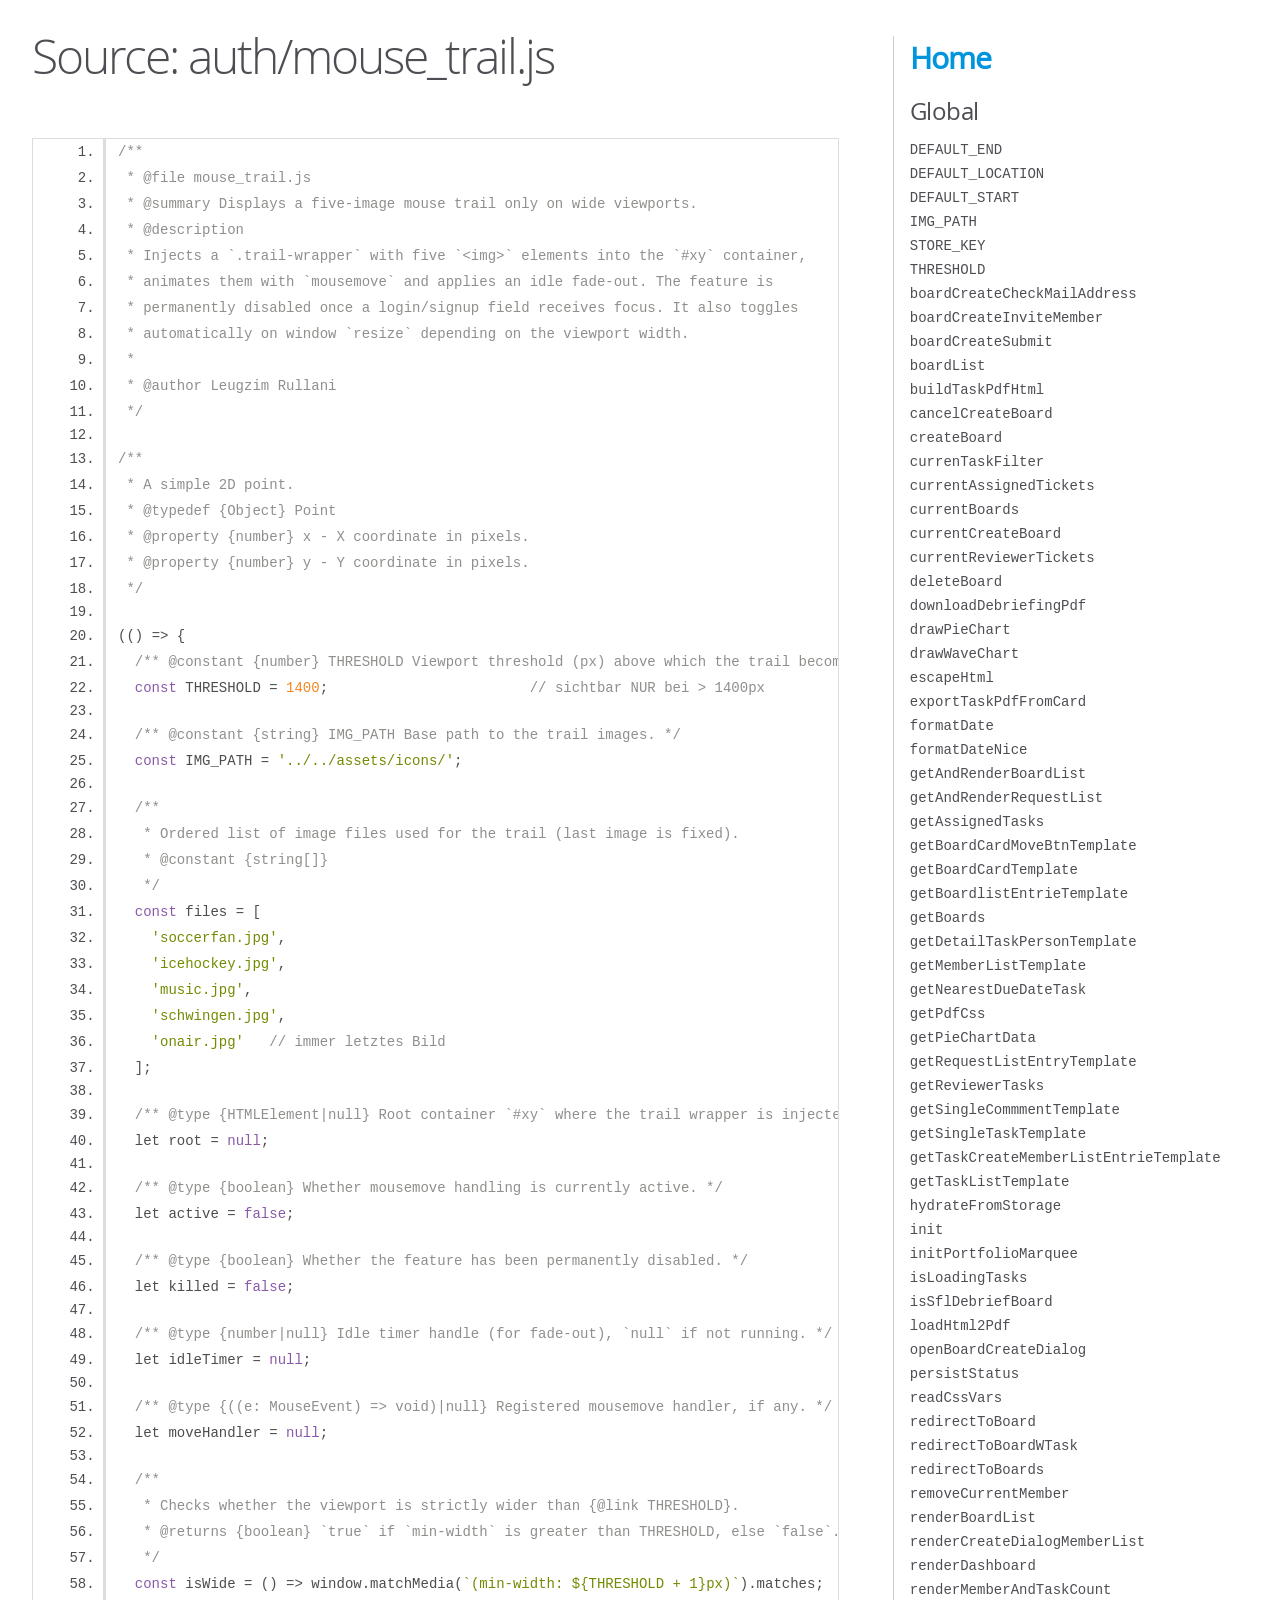
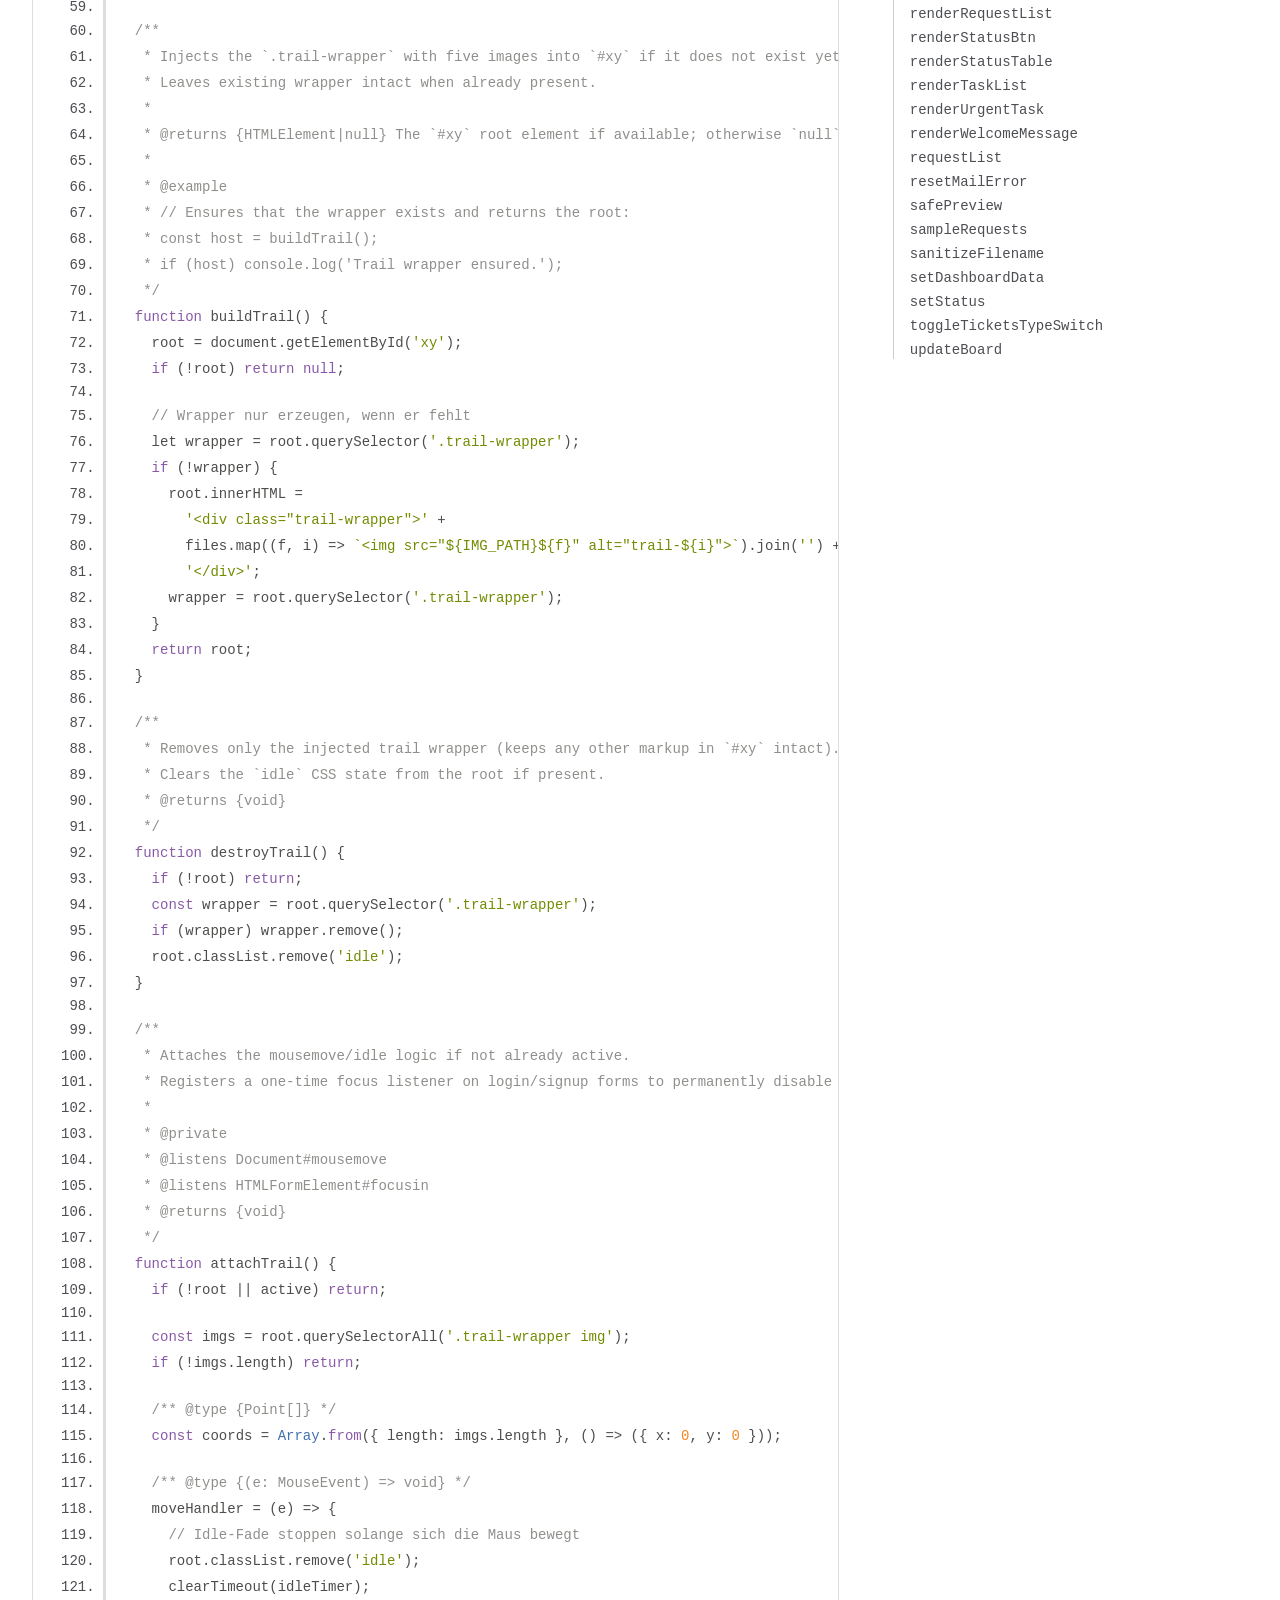
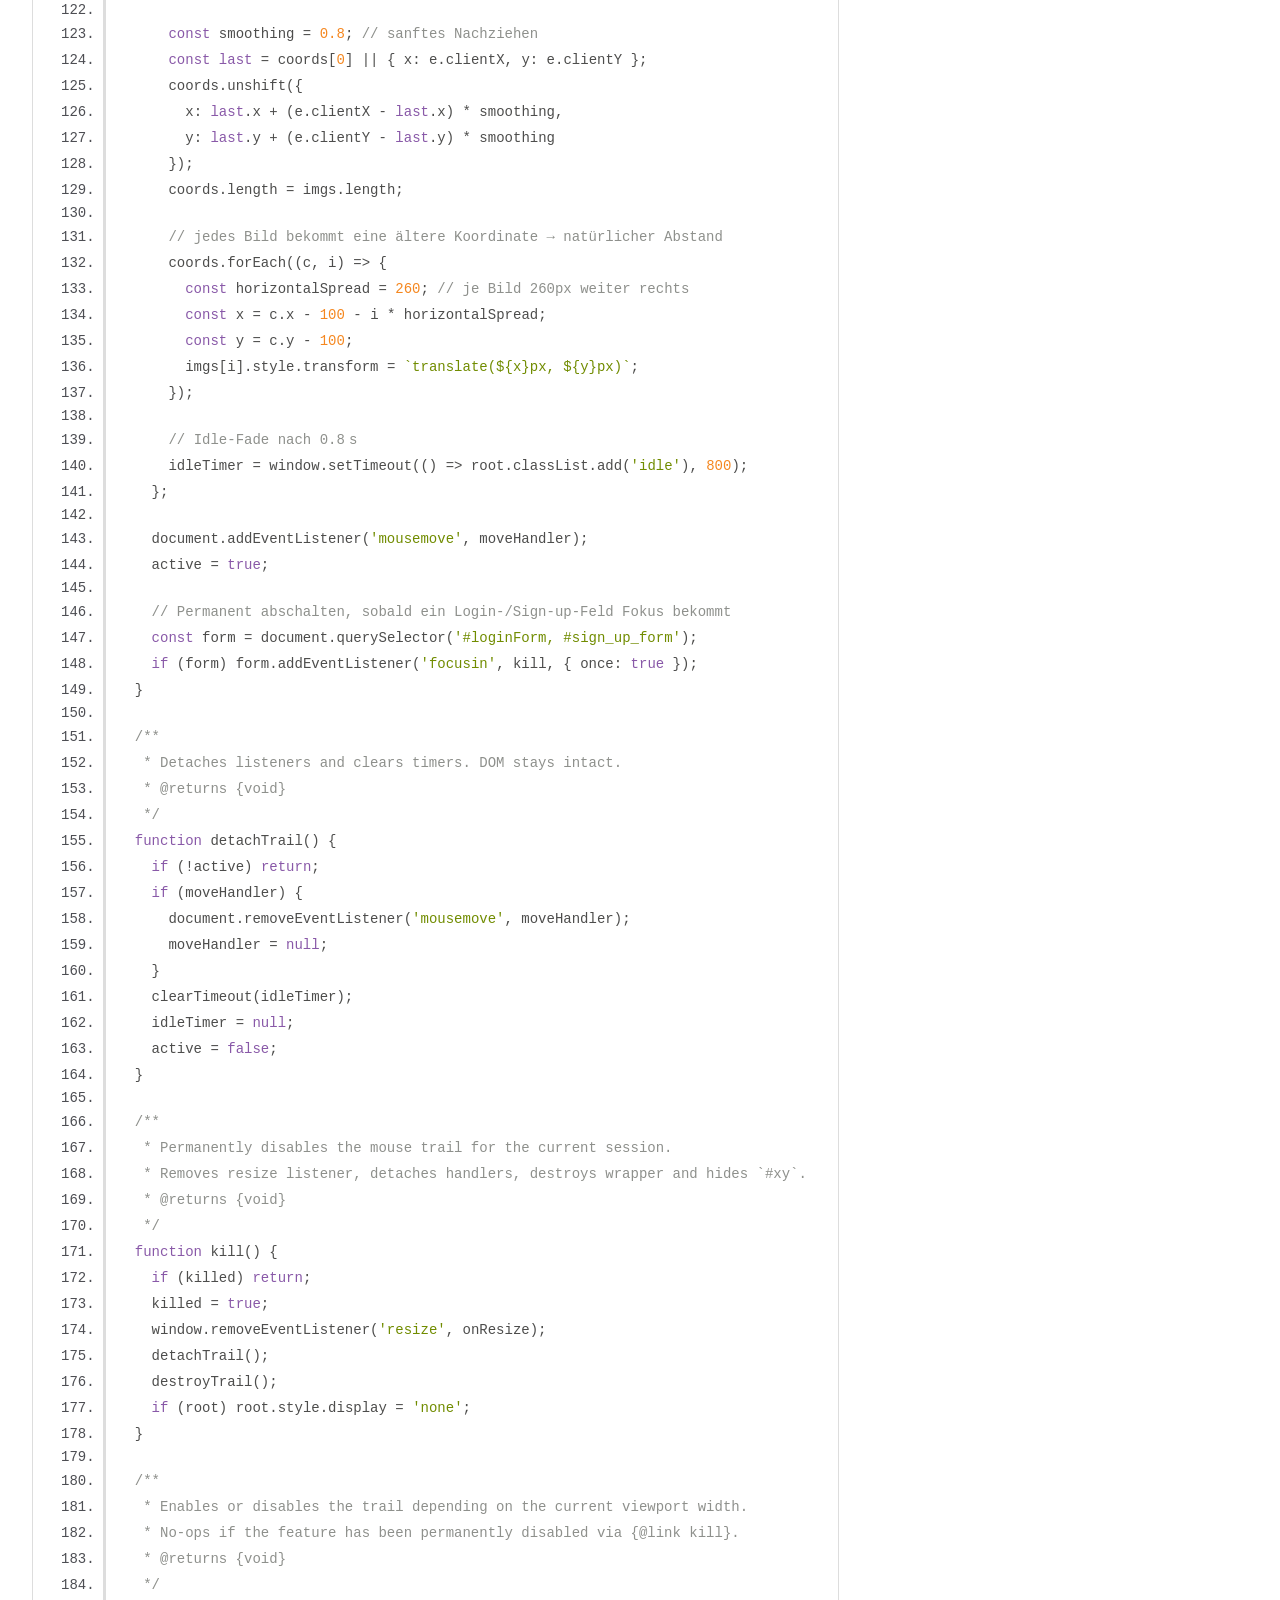
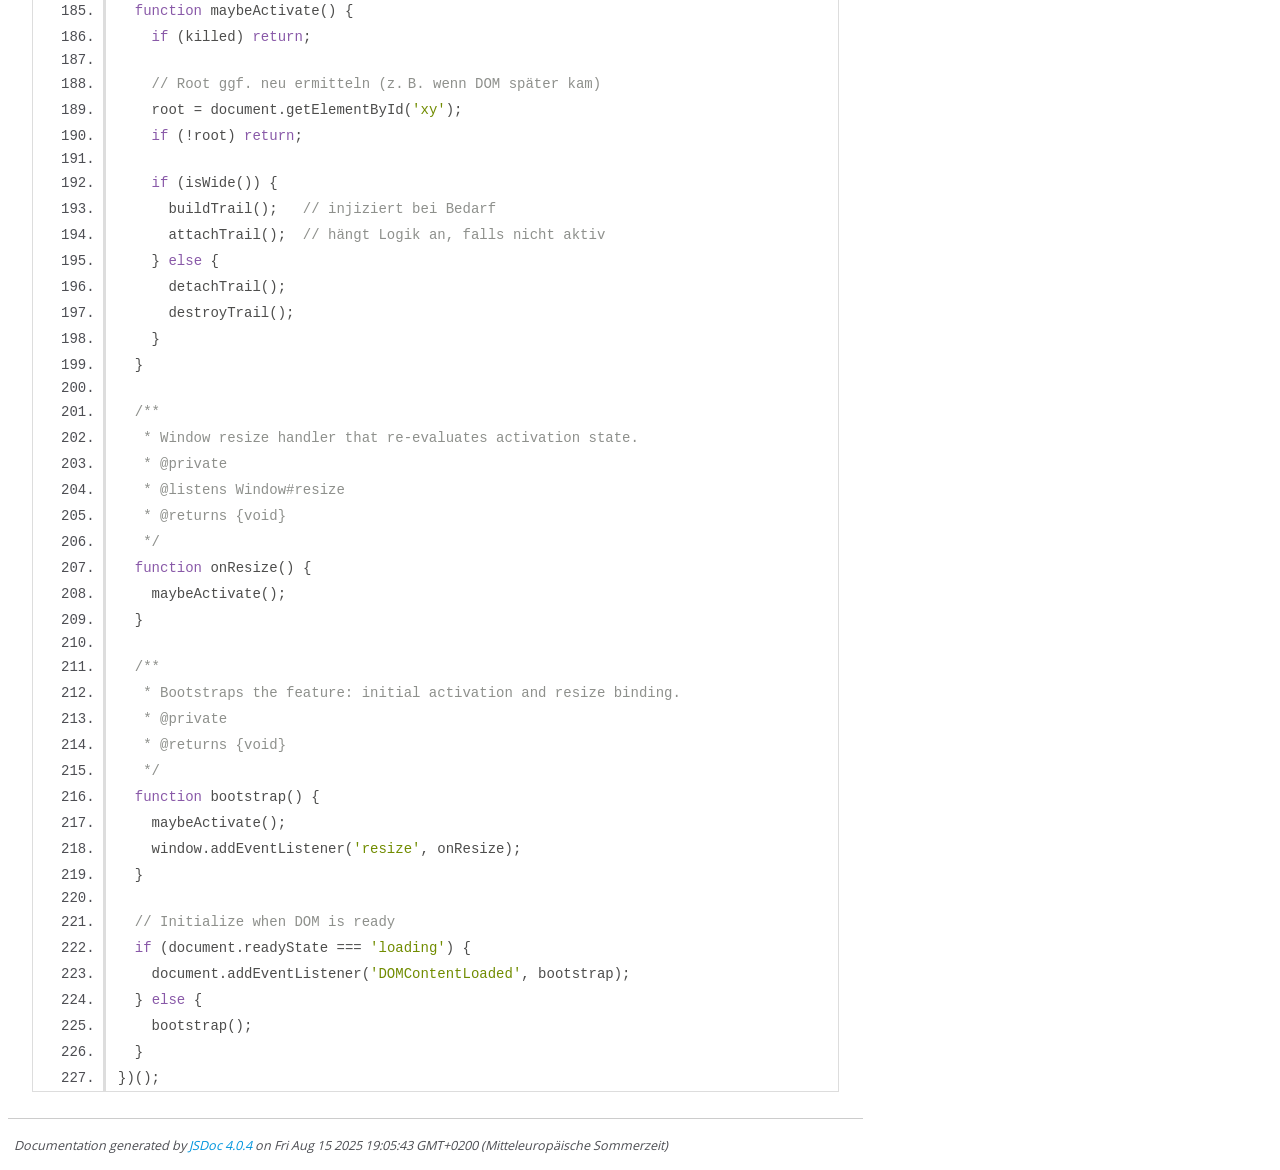
<file: jsdoc-out/auth_mouse_trail.js.html>
<!DOCTYPE html>
<html lang="en">
<head>
    <meta charset="utf-8">
    <title>JSDoc: Source: auth/mouse_trail.js</title>

    <script src="scripts/prettify/prettify.js"> </script>
    <script src="scripts/prettify/lang-css.js"> </script>
    <!--[if lt IE 9]>
      <script src="//html5shiv.googlecode.com/svn/trunk/html5.js"></script>
    <![endif]-->
    <link type="text/css" rel="stylesheet" href="styles/prettify-tomorrow.css">
    <link type="text/css" rel="stylesheet" href="styles/jsdoc-default.css">
</head>

<body>

<div id="main">

    <h1 class="page-title">Source: auth/mouse_trail.js</h1>

    



    
    <section>
        <article>
            <pre class="prettyprint source linenums"><code>/**
 * @file mouse_trail.js
 * @summary Displays a five-image mouse trail only on wide viewports.
 * @description
 * Injects a `.trail-wrapper` with five `&lt;img>` elements into the `#xy` container,
 * animates them with `mousemove` and applies an idle fade-out. The feature is
 * permanently disabled once a login/signup field receives focus. It also toggles
 * automatically on window `resize` depending on the viewport width.
 *
 * @author Leugzim Rullani
 */

/**
 * A simple 2D point.
 * @typedef {Object} Point
 * @property {number} x - X coordinate in pixels.
 * @property {number} y - Y coordinate in pixels.
 */

(() => {
  /** @constant {number} THRESHOLD Viewport threshold (px) above which the trail becomes active. */
  const THRESHOLD = 1400;                        // sichtbar NUR bei > 1400px

  /** @constant {string} IMG_PATH Base path to the trail images. */
  const IMG_PATH = '../../assets/icons/';

  /**
   * Ordered list of image files used for the trail (last image is fixed).
   * @constant {string[]}
   */
  const files = [
    'soccerfan.jpg',
    'icehockey.jpg',
    'music.jpg',
    'schwingen.jpg',
    'onair.jpg'   // immer letztes Bild
  ];

  /** @type {HTMLElement|null} Root container `#xy` where the trail wrapper is injected. */
  let root = null;

  /** @type {boolean} Whether mousemove handling is currently active. */
  let active = false;

  /** @type {boolean} Whether the feature has been permanently disabled. */
  let killed = false;

  /** @type {number|null} Idle timer handle (for fade-out), `null` if not running. */
  let idleTimer = null;

  /** @type {((e: MouseEvent) => void)|null} Registered mousemove handler, if any. */
  let moveHandler = null;

  /**
   * Checks whether the viewport is strictly wider than {@link THRESHOLD}.
   * @returns {boolean} `true` if `min-width` is greater than THRESHOLD, else `false`.
   */
  const isWide = () => window.matchMedia(`(min-width: ${THRESHOLD + 1}px)`).matches;

  /**
   * Injects the `.trail-wrapper` with five images into `#xy` if it does not exist yet.
   * Leaves existing wrapper intact when already present.
   *
   * @returns {HTMLElement|null} The `#xy` root element if available; otherwise `null`.
   *
   * @example
   * // Ensures that the wrapper exists and returns the root:
   * const host = buildTrail();
   * if (host) console.log('Trail wrapper ensured.');
   */
  function buildTrail() {
    root = document.getElementById('xy');
    if (!root) return null;

    // Wrapper nur erzeugen, wenn er fehlt
    let wrapper = root.querySelector('.trail-wrapper');
    if (!wrapper) {
      root.innerHTML =
        '&lt;div class="trail-wrapper">' +
        files.map((f, i) => `&lt;img src="${IMG_PATH}${f}" alt="trail-${i}">`).join('') +
        '&lt;/div>';
      wrapper = root.querySelector('.trail-wrapper');
    }
    return root;
  }

  /**
   * Removes only the injected trail wrapper (keeps any other markup in `#xy` intact).
   * Clears the `idle` CSS state from the root if present.
   * @returns {void}
   */
  function destroyTrail() {
    if (!root) return;
    const wrapper = root.querySelector('.trail-wrapper');
    if (wrapper) wrapper.remove();
    root.classList.remove('idle');
  }

  /**
   * Attaches the mousemove/idle logic if not already active.
   * Registers a one-time focus listener on login/signup forms to permanently disable the trail.
   *
   * @private
   * @listens Document#mousemove
   * @listens HTMLFormElement#focusin
   * @returns {void}
   */
  function attachTrail() {
    if (!root || active) return;

    const imgs = root.querySelectorAll('.trail-wrapper img');
    if (!imgs.length) return;

    /** @type {Point[]} */
    const coords = Array.from({ length: imgs.length }, () => ({ x: 0, y: 0 }));

    /** @type {(e: MouseEvent) => void} */
    moveHandler = (e) => {
      // Idle‑Fade stoppen solange sich die Maus bewegt
      root.classList.remove('idle');
      clearTimeout(idleTimer);

      const smoothing = 0.8; // sanftes Nachziehen
      const last = coords[0] || { x: e.clientX, y: e.clientY };
      coords.unshift({
        x: last.x + (e.clientX - last.x) * smoothing,
        y: last.y + (e.clientY - last.y) * smoothing
      });
      coords.length = imgs.length;

      // jedes Bild bekommt eine ältere Koordinate → natürlicher Abstand
      coords.forEach((c, i) => {
        const horizontalSpread = 260; // je Bild 260px weiter rechts
        const x = c.x - 100 - i * horizontalSpread;
        const y = c.y - 100;
        imgs[i].style.transform = `translate(${x}px, ${y}px)`;
      });

      // Idle‑Fade nach 0.8 s
      idleTimer = window.setTimeout(() => root.classList.add('idle'), 800);
    };

    document.addEventListener('mousemove', moveHandler);
    active = true;

    // Permanent abschalten, sobald ein Login-/Sign‑up‑Feld Fokus bekommt
    const form = document.querySelector('#loginForm, #sign_up_form');
    if (form) form.addEventListener('focusin', kill, { once: true });
  }

  /**
   * Detaches listeners and clears timers. DOM stays intact.
   * @returns {void}
   */
  function detachTrail() {
    if (!active) return;
    if (moveHandler) {
      document.removeEventListener('mousemove', moveHandler);
      moveHandler = null;
    }
    clearTimeout(idleTimer);
    idleTimer = null;
    active = false;
  }

  /**
   * Permanently disables the mouse trail for the current session.
   * Removes resize listener, detaches handlers, destroys wrapper and hides `#xy`.
   * @returns {void}
   */
  function kill() {
    if (killed) return;
    killed = true;
    window.removeEventListener('resize', onResize);
    detachTrail();
    destroyTrail();
    if (root) root.style.display = 'none';
  }

  /**
   * Enables or disables the trail depending on the current viewport width.
   * No-ops if the feature has been permanently disabled via {@link kill}.
   * @returns {void}
   */
  function maybeActivate() {
    if (killed) return;

    // Root ggf. neu ermitteln (z. B. wenn DOM später kam)
    root = document.getElementById('xy');
    if (!root) return;

    if (isWide()) {
      buildTrail();   // injiziert bei Bedarf
      attachTrail();  // hängt Logik an, falls nicht aktiv
    } else {
      detachTrail();
      destroyTrail();
    }
  }

  /**
   * Window resize handler that re-evaluates activation state.
   * @private
   * @listens Window#resize
   * @returns {void}
   */
  function onResize() {
    maybeActivate();
  }

  /**
   * Bootstraps the feature: initial activation and resize binding.
   * @private
   * @returns {void}
   */
  function bootstrap() {
    maybeActivate();
    window.addEventListener('resize', onResize);
  }

  // Initialize when DOM is ready
  if (document.readyState === 'loading') {
    document.addEventListener('DOMContentLoaded', bootstrap);
  } else {
    bootstrap();
  }
})();</code></pre>
        </article>
    </section>




</div>

<nav>
    <h2><a href="index.html">Home</a></h2><h3>Global</h3><ul><li><a href="global.html#DEFAULT_END">DEFAULT_END</a></li><li><a href="global.html#DEFAULT_LOCATION">DEFAULT_LOCATION</a></li><li><a href="global.html#DEFAULT_START">DEFAULT_START</a></li><li><a href="global.html#IMG_PATH">IMG_PATH</a></li><li><a href="global.html#STORE_KEY">STORE_KEY</a></li><li><a href="global.html#THRESHOLD">THRESHOLD</a></li><li><a href="global.html#boardCreateCheckMailAddress">boardCreateCheckMailAddress</a></li><li><a href="global.html#boardCreateInviteMember">boardCreateInviteMember</a></li><li><a href="global.html#boardCreateSubmit">boardCreateSubmit</a></li><li><a href="global.html#boardList">boardList</a></li><li><a href="global.html#buildTaskPdfHtml">buildTaskPdfHtml</a></li><li><a href="global.html#cancelCreateBoard">cancelCreateBoard</a></li><li><a href="global.html#createBoard">createBoard</a></li><li><a href="global.html#currenTaskFilter">currenTaskFilter</a></li><li><a href="global.html#currentAssignedTickets">currentAssignedTickets</a></li><li><a href="global.html#currentBoards">currentBoards</a></li><li><a href="global.html#currentCreateBoard">currentCreateBoard</a></li><li><a href="global.html#currentReviewerTickets">currentReviewerTickets</a></li><li><a href="global.html#deleteBoard">deleteBoard</a></li><li><a href="global.html#downloadDebriefingPdf">downloadDebriefingPdf</a></li><li><a href="global.html#drawPieChart">drawPieChart</a></li><li><a href="global.html#drawWaveChart">drawWaveChart</a></li><li><a href="global.html#escapeHtml">escapeHtml</a></li><li><a href="global.html#exportTaskPdfFromCard">exportTaskPdfFromCard</a></li><li><a href="global.html#formatDate">formatDate</a></li><li><a href="global.html#formatDateNice">formatDateNice</a></li><li><a href="global.html#getAndRenderBoardList">getAndRenderBoardList</a></li><li><a href="global.html#getAndRenderRequestList">getAndRenderRequestList</a></li><li><a href="global.html#getAssignedTasks">getAssignedTasks</a></li><li><a href="global.html#getBoardCardMoveBtnTemplate">getBoardCardMoveBtnTemplate</a></li><li><a href="global.html#getBoardCardTemplate">getBoardCardTemplate</a></li><li><a href="global.html#getBoardlistEntrieTemplate">getBoardlistEntrieTemplate</a></li><li><a href="global.html#getBoards">getBoards</a></li><li><a href="global.html#getDetailTaskPersonTemplate">getDetailTaskPersonTemplate</a></li><li><a href="global.html#getMemberListTemplate">getMemberListTemplate</a></li><li><a href="global.html#getNearestDueDateTask">getNearestDueDateTask</a></li><li><a href="global.html#getPdfCss">getPdfCss</a></li><li><a href="global.html#getPieChartData">getPieChartData</a></li><li><a href="global.html#getRequestListEntryTemplate">getRequestListEntryTemplate</a></li><li><a href="global.html#getReviewerTasks">getReviewerTasks</a></li><li><a href="global.html#getSingleCommmentTemplate">getSingleCommmentTemplate</a></li><li><a href="global.html#getSingleTaskTemplate">getSingleTaskTemplate</a></li><li><a href="global.html#getTaskCreateMemberListEntrieTemplate">getTaskCreateMemberListEntrieTemplate</a></li><li><a href="global.html#getTaskListTemplate">getTaskListTemplate</a></li><li><a href="global.html#hydrateFromStorage">hydrateFromStorage</a></li><li><a href="global.html#init">init</a></li><li><a href="global.html#initPortfolioMarquee">initPortfolioMarquee</a></li><li><a href="global.html#isLoadingTasks">isLoadingTasks</a></li><li><a href="global.html#isSflDebriefBoard">isSflDebriefBoard</a></li><li><a href="global.html#loadHtml2Pdf">loadHtml2Pdf</a></li><li><a href="global.html#openBoardCreateDialog">openBoardCreateDialog</a></li><li><a href="global.html#persistStatus">persistStatus</a></li><li><a href="global.html#readCssVars">readCssVars</a></li><li><a href="global.html#redirectToBoard">redirectToBoard</a></li><li><a href="global.html#redirectToBoardWTask">redirectToBoardWTask</a></li><li><a href="global.html#redirectToBoards">redirectToBoards</a></li><li><a href="global.html#removeCurrentMember">removeCurrentMember</a></li><li><a href="global.html#renderBoardList">renderBoardList</a></li><li><a href="global.html#renderCreateDialogMemberList">renderCreateDialogMemberList</a></li><li><a href="global.html#renderDashboard">renderDashboard</a></li><li><a href="global.html#renderMemberAndTaskCount">renderMemberAndTaskCount</a></li><li><a href="global.html#renderRequestList">renderRequestList</a></li><li><a href="global.html#renderStatusBtn">renderStatusBtn</a></li><li><a href="global.html#renderStatusTable">renderStatusTable</a></li><li><a href="global.html#renderTaskList">renderTaskList</a></li><li><a href="global.html#renderUrgentTask">renderUrgentTask</a></li><li><a href="global.html#renderWelcomeMessage">renderWelcomeMessage</a></li><li><a href="global.html#requestList">requestList</a></li><li><a href="global.html#resetMailError">resetMailError</a></li><li><a href="global.html#safePreview">safePreview</a></li><li><a href="global.html#sampleRequests">sampleRequests</a></li><li><a href="global.html#sanitizeFilename">sanitizeFilename</a></li><li><a href="global.html#setDashboardData">setDashboardData</a></li><li><a href="global.html#setStatus">setStatus</a></li><li><a href="global.html#toggleTicketsTypeSwitch">toggleTicketsTypeSwitch</a></li><li><a href="global.html#updateBoard">updateBoard</a></li></ul>
</nav>

<br class="clear">

<footer>
    Documentation generated by <a href="https://github.com/jsdoc/jsdoc">JSDoc 4.0.4</a> on Fri Aug 15 2025 19:05:43 GMT+0200 (Mitteleuropäische Sommerzeit)
</footer>

<script> prettyPrint(); </script>
<script src="scripts/linenumber.js"> </script>
</body>
</html>
</file>
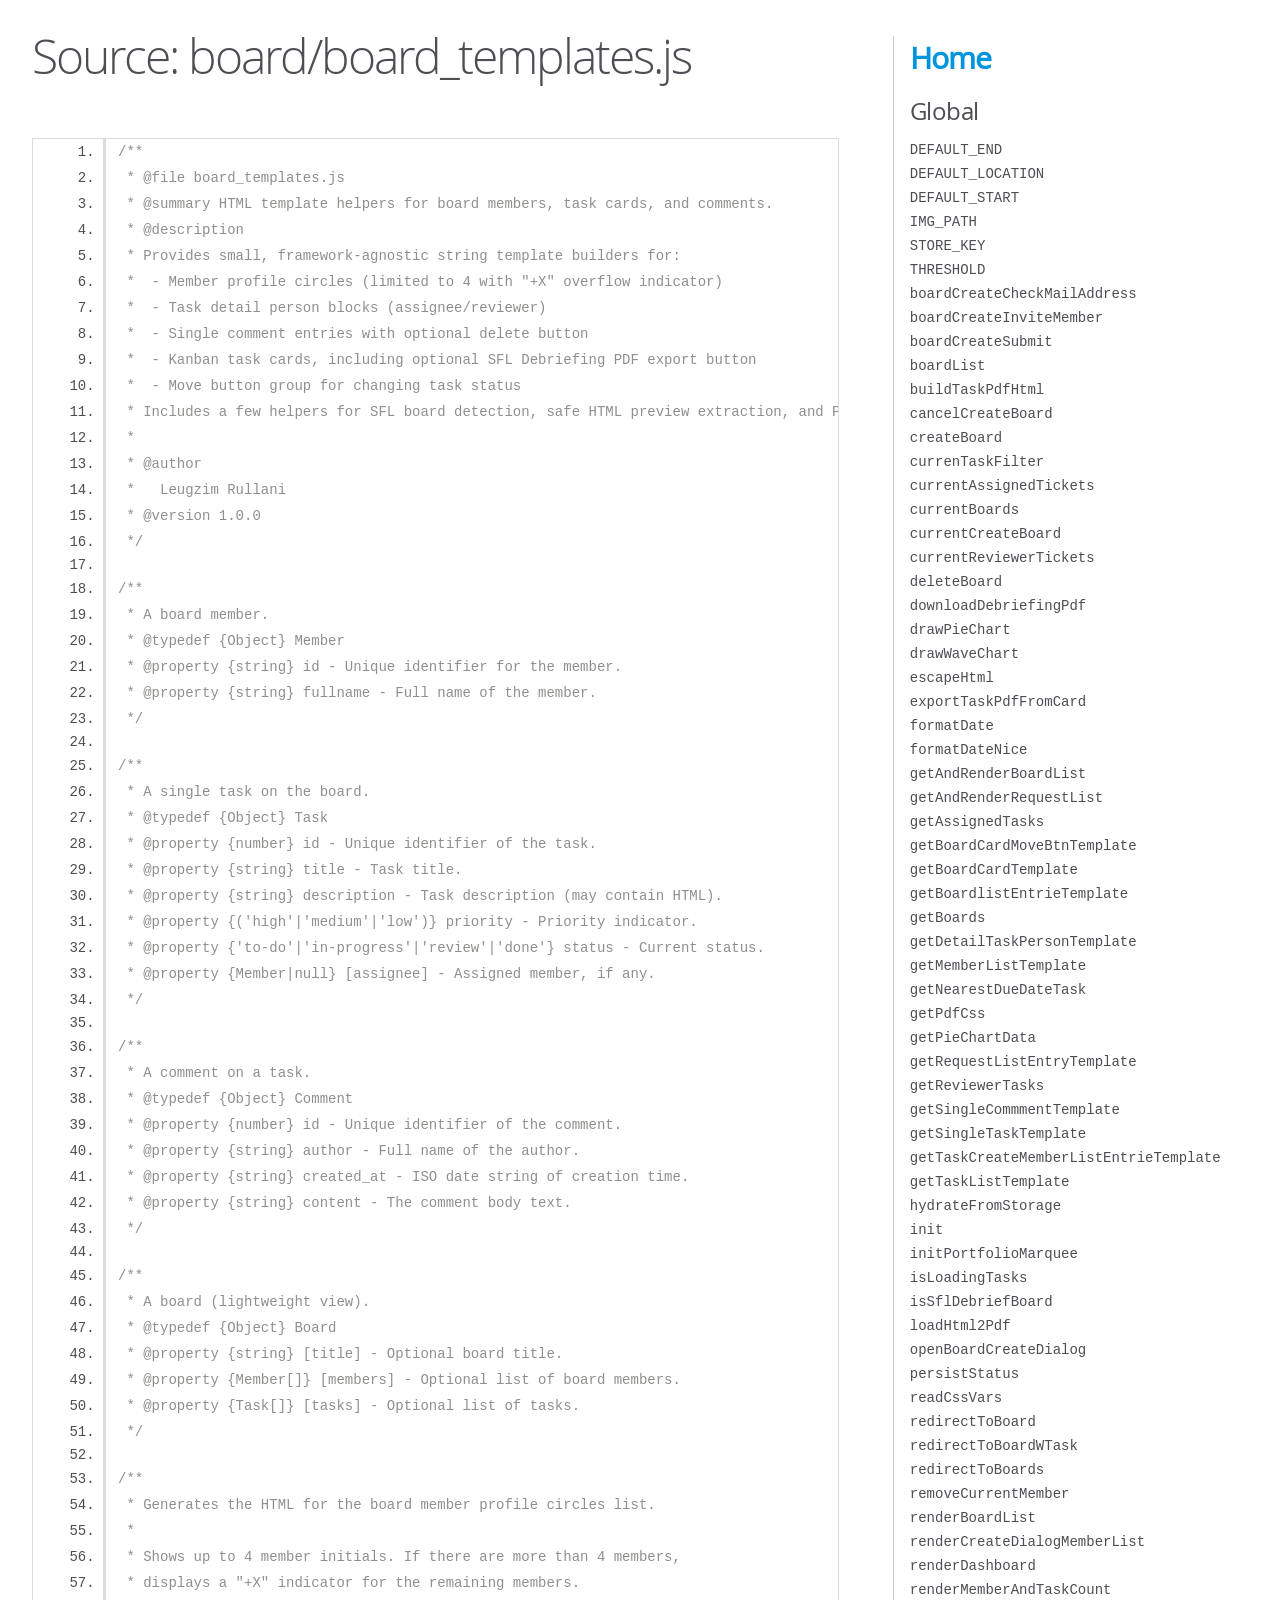
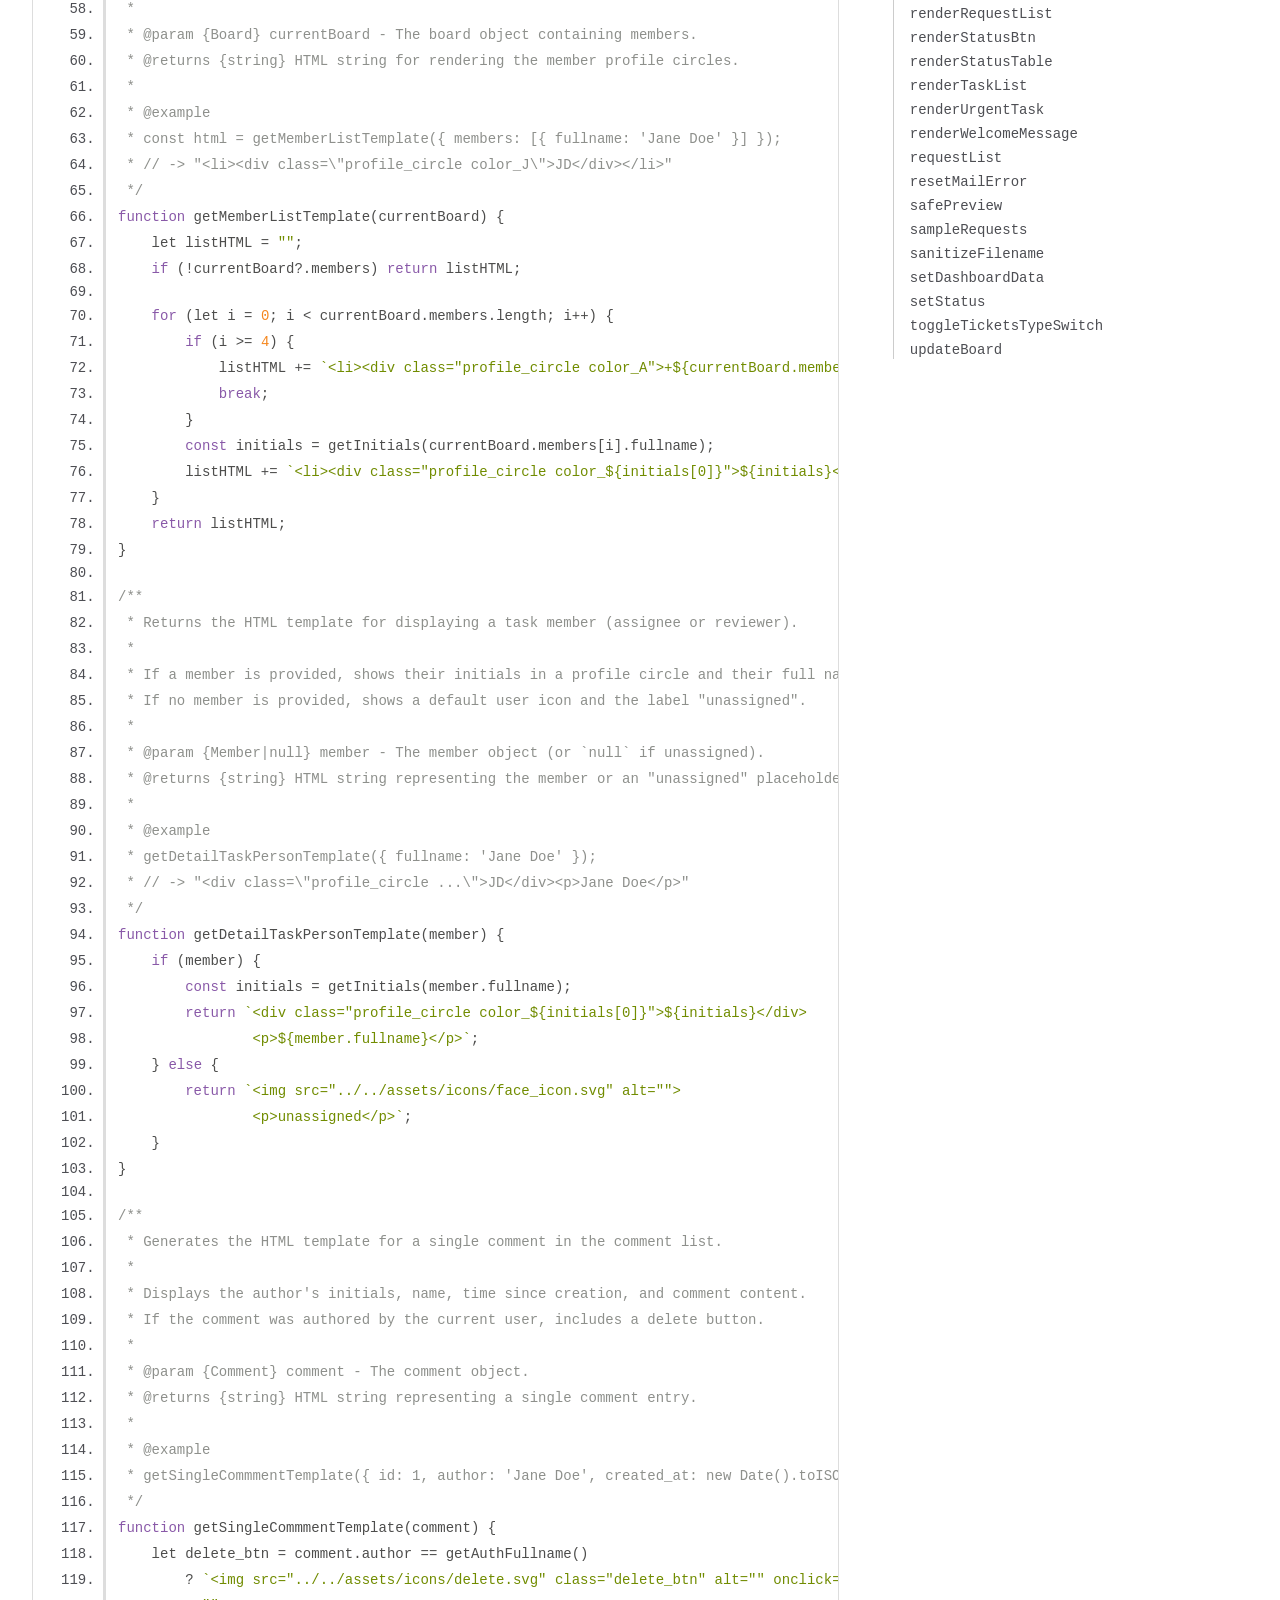
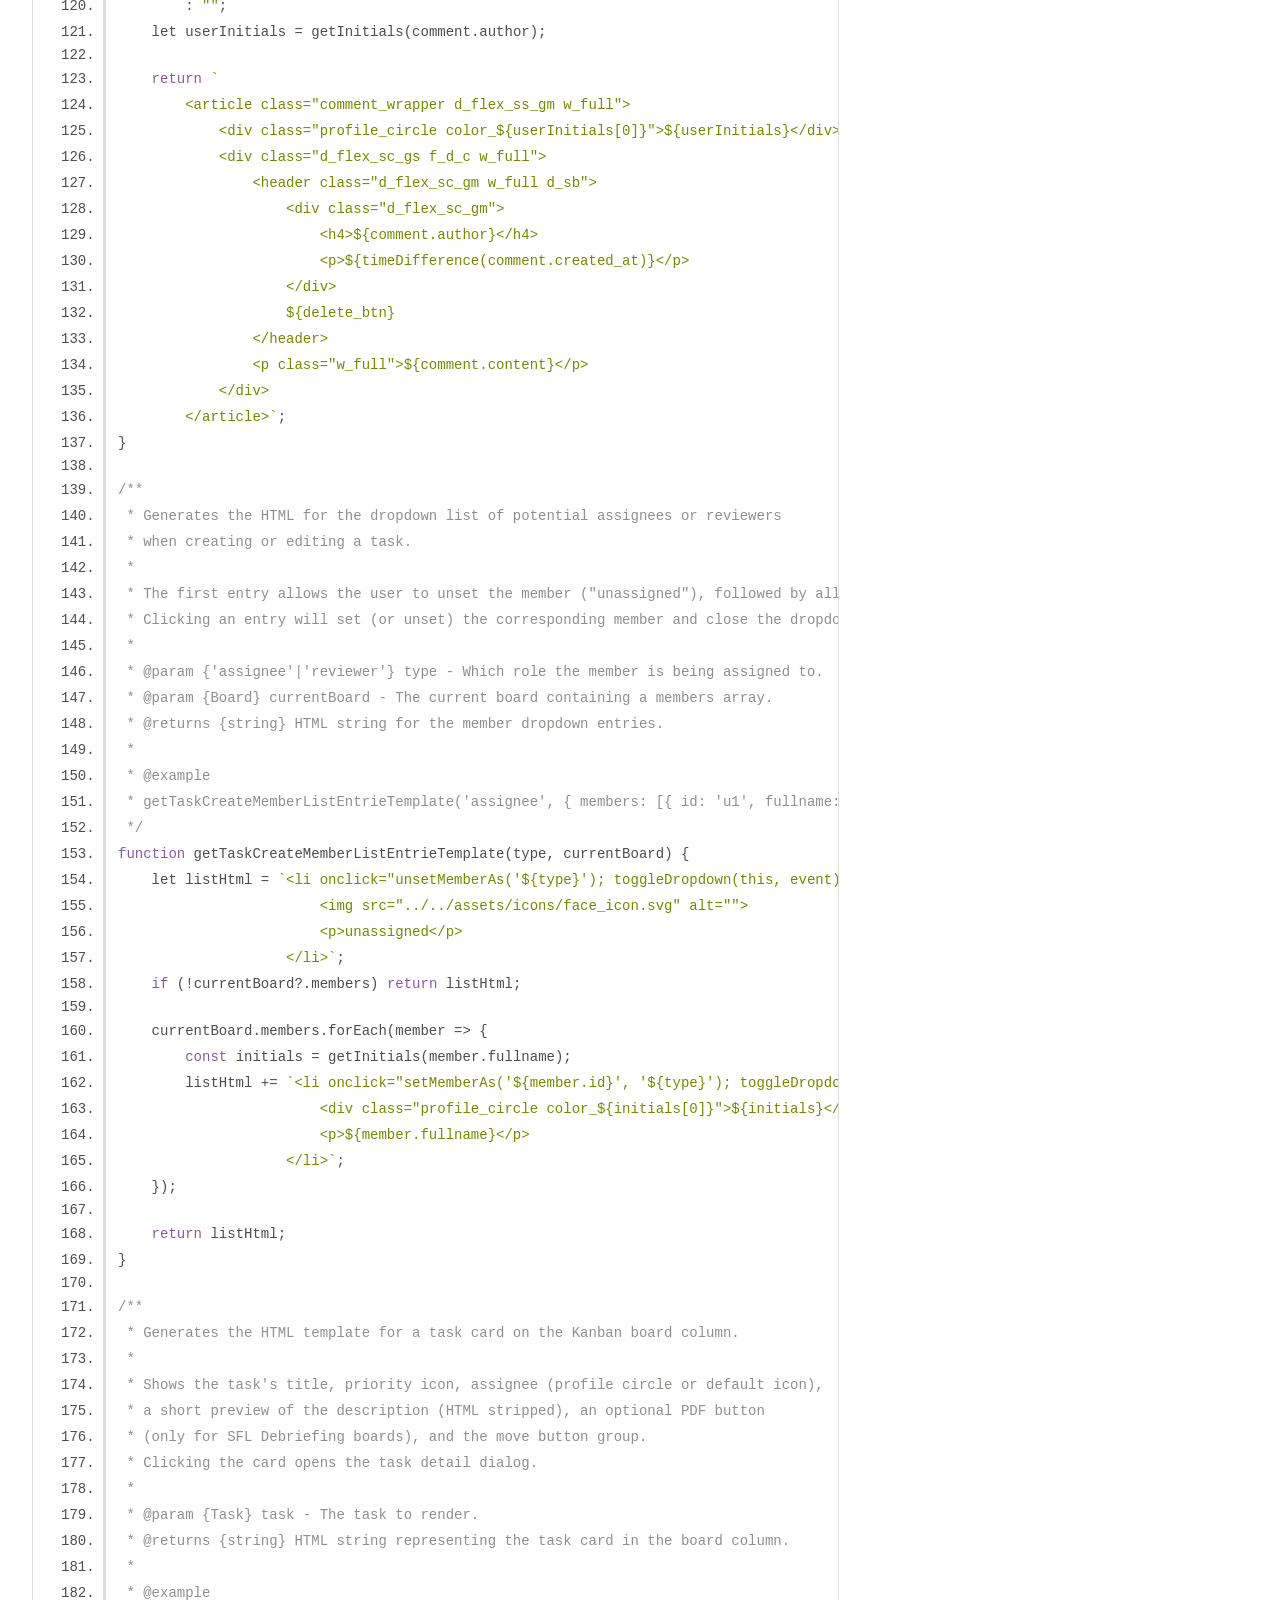
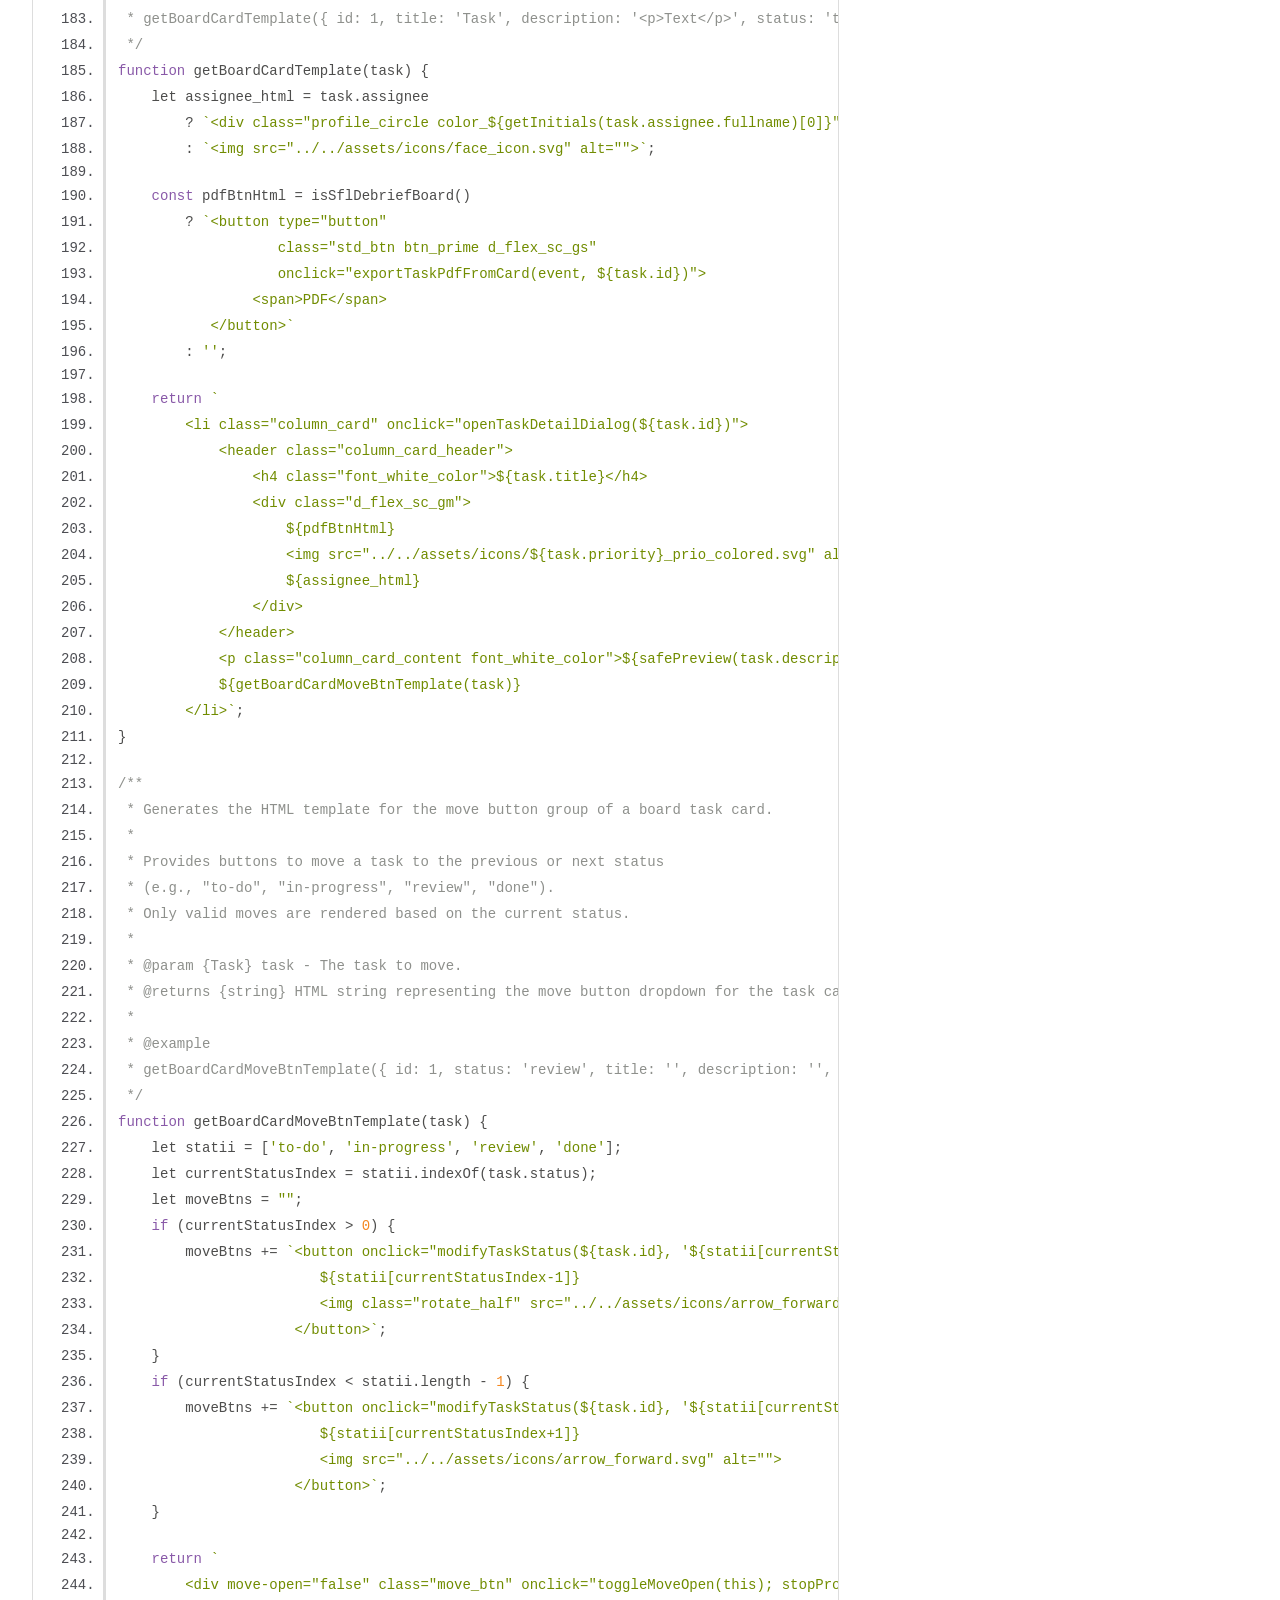
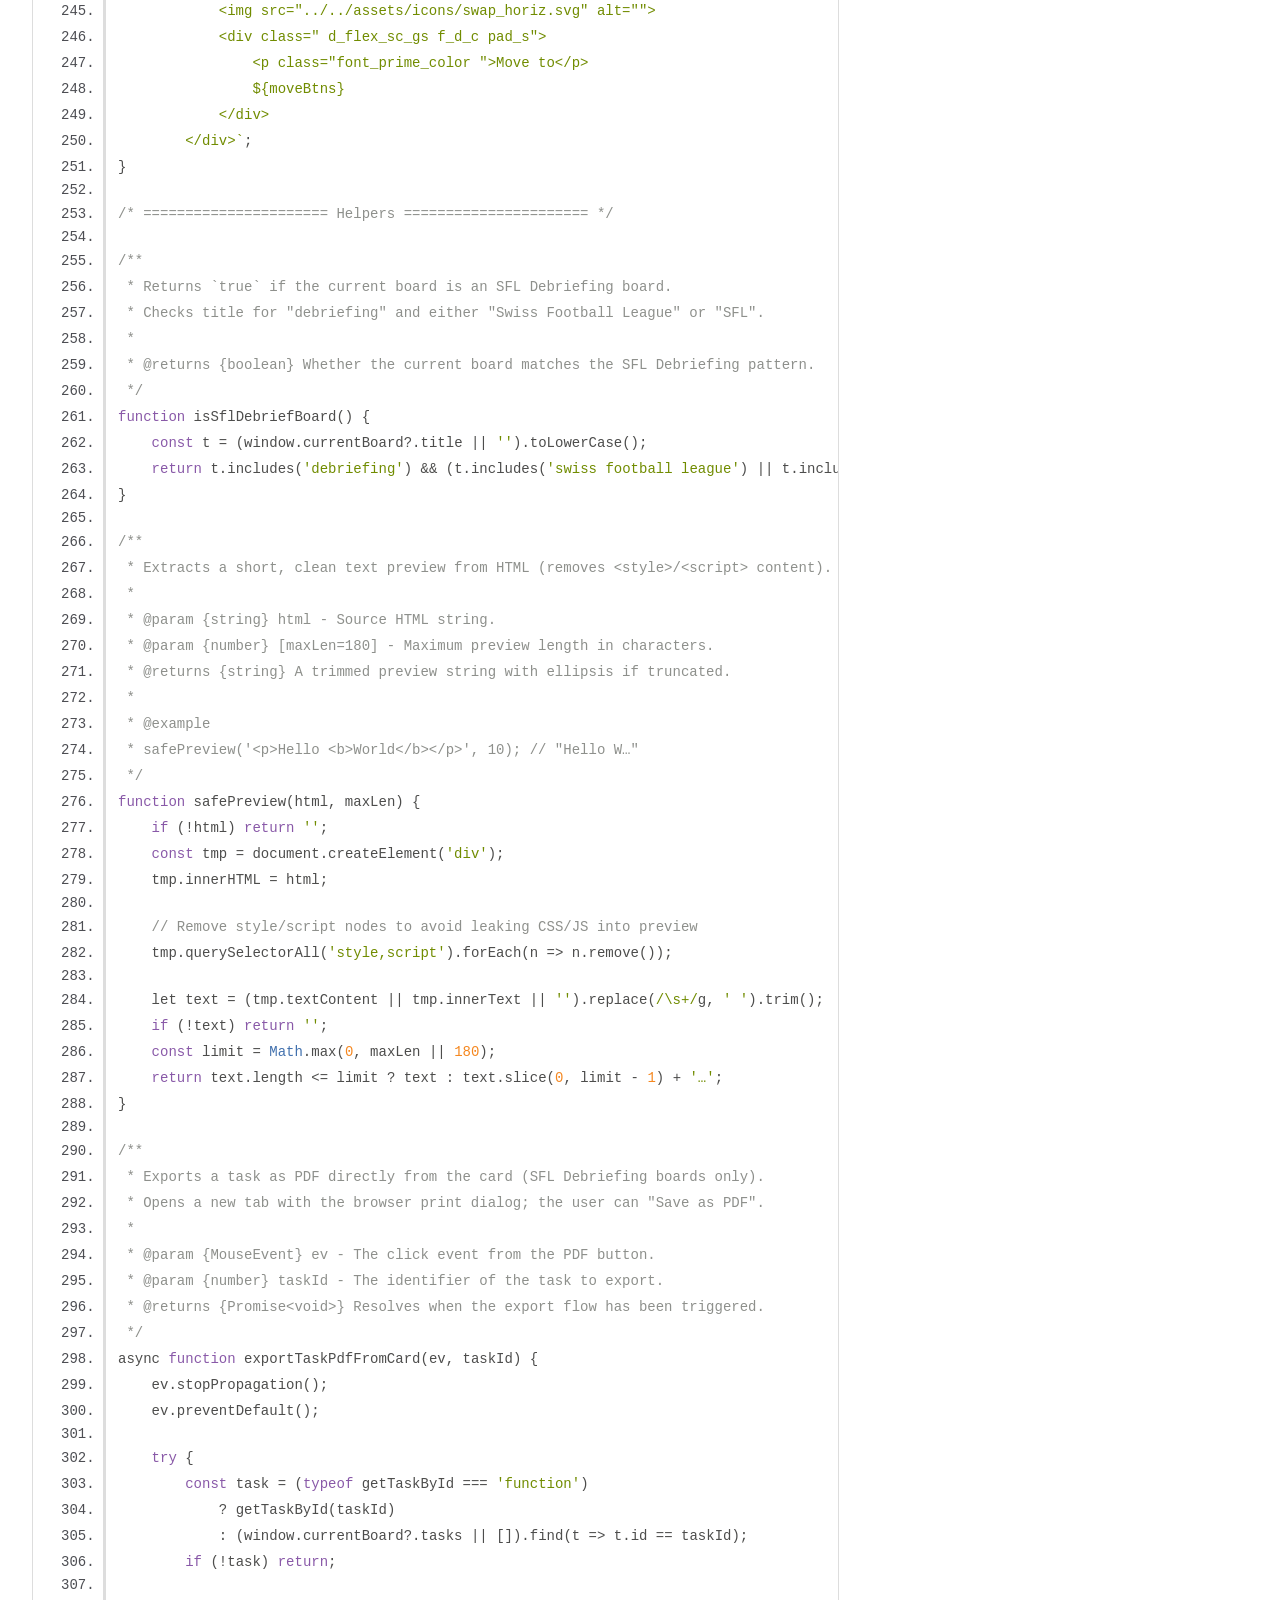
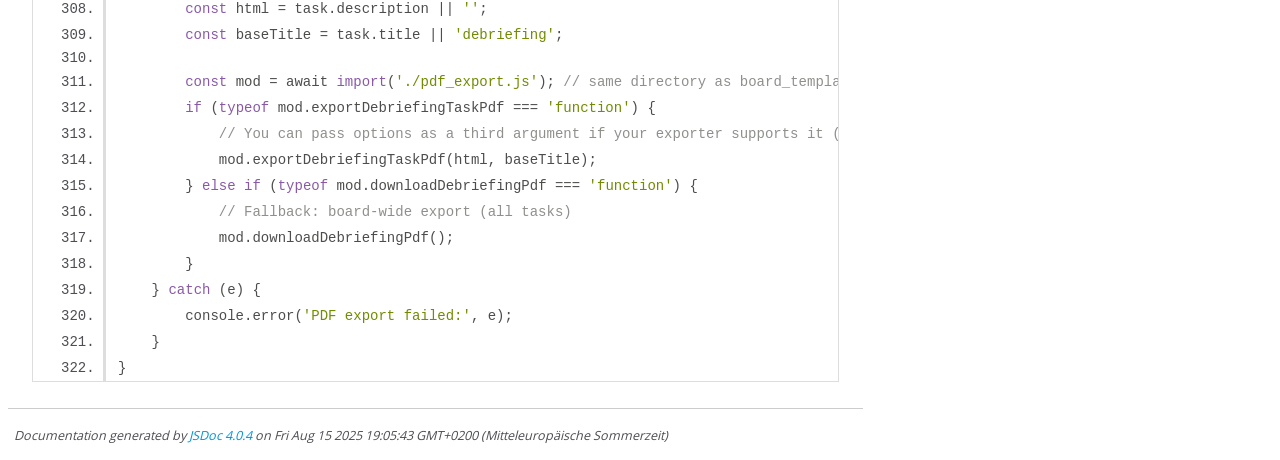
<file: jsdoc-out/board_board_templates.js.html>
<!DOCTYPE html>
<html lang="en">
<head>
    <meta charset="utf-8">
    <title>JSDoc: Source: board/board_templates.js</title>

    <script src="scripts/prettify/prettify.js"> </script>
    <script src="scripts/prettify/lang-css.js"> </script>
    <!--[if lt IE 9]>
      <script src="//html5shiv.googlecode.com/svn/trunk/html5.js"></script>
    <![endif]-->
    <link type="text/css" rel="stylesheet" href="styles/prettify-tomorrow.css">
    <link type="text/css" rel="stylesheet" href="styles/jsdoc-default.css">
</head>

<body>

<div id="main">

    <h1 class="page-title">Source: board/board_templates.js</h1>

    



    
    <section>
        <article>
            <pre class="prettyprint source linenums"><code>/**
 * @file board_templates.js
 * @summary HTML template helpers for board members, task cards, and comments.
 * @description
 * Provides small, framework-agnostic string template builders for:
 *  - Member profile circles (limited to 4 with "+X" overflow indicator)
 *  - Task detail person blocks (assignee/reviewer)
 *  - Single comment entries with optional delete button
 *  - Kanban task cards, including optional SFL Debriefing PDF export button
 *  - Move button group for changing task status
 * Includes a few helpers for SFL board detection, safe HTML preview extraction, and PDF export.
 *
 * @author
 *   Leugzim Rullani
 * @version 1.0.0
 */

/**
 * A board member.
 * @typedef {Object} Member
 * @property {string} id - Unique identifier for the member.
 * @property {string} fullname - Full name of the member.
 */

/**
 * A single task on the board.
 * @typedef {Object} Task
 * @property {number} id - Unique identifier of the task.
 * @property {string} title - Task title.
 * @property {string} description - Task description (may contain HTML).
 * @property {('high'|'medium'|'low')} priority - Priority indicator.
 * @property {'to-do'|'in-progress'|'review'|'done'} status - Current status.
 * @property {Member|null} [assignee] - Assigned member, if any.
 */

/**
 * A comment on a task.
 * @typedef {Object} Comment
 * @property {number} id - Unique identifier of the comment.
 * @property {string} author - Full name of the author.
 * @property {string} created_at - ISO date string of creation time.
 * @property {string} content - The comment body text.
 */

/**
 * A board (lightweight view).
 * @typedef {Object} Board
 * @property {string} [title] - Optional board title.
 * @property {Member[]} [members] - Optional list of board members.
 * @property {Task[]} [tasks] - Optional list of tasks.
 */

/**
 * Generates the HTML for the board member profile circles list.
 *
 * Shows up to 4 member initials. If there are more than 4 members,
 * displays a "+X" indicator for the remaining members.
 *
 * @param {Board} currentBoard - The board object containing members.
 * @returns {string} HTML string for rendering the member profile circles.
 *
 * @example
 * const html = getMemberListTemplate({ members: [{ fullname: 'Jane Doe' }] });
 * // -> "&lt;li>&lt;div class=\"profile_circle color_J\">JD&lt;/div>&lt;/li>"
 */
function getMemberListTemplate(currentBoard) {
    let listHTML = "";
    if (!currentBoard?.members) return listHTML;

    for (let i = 0; i &lt; currentBoard.members.length; i++) {
        if (i >= 4) {
            listHTML += `&lt;li>&lt;div class="profile_circle color_A">+${currentBoard.members.length - 4}&lt;/div>&lt;/li>`;
            break;
        }
        const initials = getInitials(currentBoard.members[i].fullname);
        listHTML += `&lt;li>&lt;div class="profile_circle color_${initials[0]}">${initials}&lt;/div>&lt;/li>`;
    }
    return listHTML;
}

/**
 * Returns the HTML template for displaying a task member (assignee or reviewer).
 *
 * If a member is provided, shows their initials in a profile circle and their full name.
 * If no member is provided, shows a default user icon and the label "unassigned".
 *
 * @param {Member|null} member - The member object (or `null` if unassigned).
 * @returns {string} HTML string representing the member or an "unassigned" placeholder.
 *
 * @example
 * getDetailTaskPersonTemplate({ fullname: 'Jane Doe' });
 * // -> "&lt;div class=\"profile_circle ...\">JD&lt;/div>&lt;p>Jane Doe&lt;/p>"
 */
function getDetailTaskPersonTemplate(member) {
    if (member) {
        const initials = getInitials(member.fullname);
        return `&lt;div class="profile_circle color_${initials[0]}">${initials}&lt;/div>
                &lt;p>${member.fullname}&lt;/p>`;
    } else {
        return `&lt;img src="../../assets/icons/face_icon.svg" alt="">
                &lt;p>unassigned&lt;/p>`;
    }
}

/**
 * Generates the HTML template for a single comment in the comment list.
 *
 * Displays the author's initials, name, time since creation, and comment content.
 * If the comment was authored by the current user, includes a delete button.
 *
 * @param {Comment} comment - The comment object.
 * @returns {string} HTML string representing a single comment entry.
 *
 * @example
 * getSingleCommmentTemplate({ id: 1, author: 'Jane Doe', created_at: new Date().toISOString(), content: 'Great!' });
 */
function getSingleCommmentTemplate(comment) {
    let delete_btn = comment.author == getAuthFullname()
        ? `&lt;img src="../../assets/icons/delete.svg" class="delete_btn" alt="" onclick="deleteComment(${comment.id})">`
        : "";
    let userInitials = getInitials(comment.author);

    return `
        &lt;article class="comment_wrapper d_flex_ss_gm w_full">
            &lt;div class="profile_circle color_${userInitials[0]}">${userInitials}&lt;/div>
            &lt;div class="d_flex_sc_gs f_d_c w_full">
                &lt;header class="d_flex_sc_gm w_full d_sb">
                    &lt;div class="d_flex_sc_gm">
                        &lt;h4>${comment.author}&lt;/h4>
                        &lt;p>${timeDifference(comment.created_at)}&lt;/p>
                    &lt;/div>
                    ${delete_btn}
                &lt;/header>
                &lt;p class="w_full">${comment.content}&lt;/p>
            &lt;/div>
        &lt;/article>`;
}

/**
 * Generates the HTML for the dropdown list of potential assignees or reviewers
 * when creating or editing a task.
 *
 * The first entry allows the user to unset the member ("unassigned"), followed by all board members.
 * Clicking an entry will set (or unset) the corresponding member and close the dropdown.
 *
 * @param {'assignee'|'reviewer'} type - Which role the member is being assigned to.
 * @param {Board} currentBoard - The current board containing a members array.
 * @returns {string} HTML string for the member dropdown entries.
 *
 * @example
 * getTaskCreateMemberListEntrieTemplate('assignee', { members: [{ id: 'u1', fullname: 'Jane Doe' }] });
 */
function getTaskCreateMemberListEntrieTemplate(type, currentBoard) {
    let listHtml = `&lt;li onclick="unsetMemberAs('${type}'); toggleDropdown(this, event)">
                        &lt;img src="../../assets/icons/face_icon.svg" alt="">
                        &lt;p>unassigned&lt;/p>
                    &lt;/li>`;
    if (!currentBoard?.members) return listHtml;

    currentBoard.members.forEach(member => {
        const initials = getInitials(member.fullname);
        listHtml += `&lt;li onclick="setMemberAs('${member.id}', '${type}'); toggleDropdown(this, event)">
                        &lt;div class="profile_circle color_${initials[0]}">${initials}&lt;/div>
                        &lt;p>${member.fullname}&lt;/p>
                    &lt;/li>`;
    });

    return listHtml;
}

/**
 * Generates the HTML template for a task card on the Kanban board column.
 *
 * Shows the task's title, priority icon, assignee (profile circle or default icon),
 * a short preview of the description (HTML stripped), an optional PDF button
 * (only for SFL Debriefing boards), and the move button group.
 * Clicking the card opens the task detail dialog.
 *
 * @param {Task} task - The task to render.
 * @returns {string} HTML string representing the task card in the board column.
 *
 * @example
 * getBoardCardTemplate({ id: 1, title: 'Task', description: '&lt;p>Text&lt;/p>', status: 'to-do', priority: 'high', assignee: null });
 */
function getBoardCardTemplate(task) {
    let assignee_html = task.assignee
        ? `&lt;div class="profile_circle color_${getInitials(task.assignee.fullname)[0]}">${getInitials(task.assignee.fullname)}&lt;/div>`
        : `&lt;img src="../../assets/icons/face_icon.svg" alt="">`;

    const pdfBtnHtml = isSflDebriefBoard()
        ? `&lt;button type="button"
                   class="std_btn btn_prime d_flex_sc_gs"
                   onclick="exportTaskPdfFromCard(event, ${task.id})">
                &lt;span>PDF&lt;/span>
           &lt;/button>`
        : '';

    return `
        &lt;li class="column_card" onclick="openTaskDetailDialog(${task.id})">
            &lt;header class="column_card_header">
                &lt;h4 class="font_white_color">${task.title}&lt;/h4>
                &lt;div class="d_flex_sc_gm">
                    ${pdfBtnHtml}
                    &lt;img src="../../assets/icons/${task.priority}_prio_colored.svg" alt="">
                    ${assignee_html}
                &lt;/div>
            &lt;/header>
            &lt;p class="column_card_content font_white_color">${safePreview(task.description, 160)}&lt;/p>
            ${getBoardCardMoveBtnTemplate(task)}
        &lt;/li>`;
}

/**
 * Generates the HTML template for the move button group of a board task card.
 *
 * Provides buttons to move a task to the previous or next status
 * (e.g., "to-do", "in-progress", "review", "done").
 * Only valid moves are rendered based on the current status.
 *
 * @param {Task} task - The task to move.
 * @returns {string} HTML string representing the move button dropdown for the task card.
 *
 * @example
 * getBoardCardMoveBtnTemplate({ id: 1, status: 'review', title: '', description: '', priority: 'low', assignee: null });
 */
function getBoardCardMoveBtnTemplate(task) {
    let statii = ['to-do', 'in-progress', 'review', 'done'];
    let currentStatusIndex = statii.indexOf(task.status);
    let moveBtns = "";
    if (currentStatusIndex > 0) {
        moveBtns += `&lt;button onclick="modifyTaskStatus(${task.id}, '${statii[currentStatusIndex-1]}')">
                        ${statii[currentStatusIndex-1]}
                        &lt;img class="rotate_half" src="../../assets/icons/arrow_forward.svg" alt="">
                     &lt;/button>`;
    }
    if (currentStatusIndex &lt; statii.length - 1) {
        moveBtns += `&lt;button onclick="modifyTaskStatus(${task.id}, '${statii[currentStatusIndex+1]}')">
                        ${statii[currentStatusIndex+1]}
                        &lt;img src="../../assets/icons/arrow_forward.svg" alt="">
                     &lt;/button>`;
    }

    return `
        &lt;div move-open="false" class="move_btn" onclick="toggleMoveOpen(this); stopProp(event)">
            &lt;img src="../../assets/icons/swap_horiz.svg" alt="">
            &lt;div class=" d_flex_sc_gs f_d_c pad_s">
                &lt;p class="font_prime_color ">Move to&lt;/p>
                ${moveBtns}
            &lt;/div>
        &lt;/div>`;
}

/* ====================== Helpers ====================== */

/**
 * Returns `true` if the current board is an SFL Debriefing board.
 * Checks title for "debriefing" and either "Swiss Football League" or "SFL".
 *
 * @returns {boolean} Whether the current board matches the SFL Debriefing pattern.
 */
function isSflDebriefBoard() {
    const t = (window.currentBoard?.title || '').toLowerCase();
    return t.includes('debriefing') &amp;&amp; (t.includes('swiss football league') || t.includes('sfl'));
}

/**
 * Extracts a short, clean text preview from HTML (removes &lt;style>/&lt;script> content).
 *
 * @param {string} html - Source HTML string.
 * @param {number} [maxLen=180] - Maximum preview length in characters.
 * @returns {string} A trimmed preview string with ellipsis if truncated.
 *
 * @example
 * safePreview('&lt;p>Hello &lt;b>World&lt;/b>&lt;/p>', 10); // "Hello W…"
 */
function safePreview(html, maxLen) {
    if (!html) return '';
    const tmp = document.createElement('div');
    tmp.innerHTML = html;

    // Remove style/script nodes to avoid leaking CSS/JS into preview
    tmp.querySelectorAll('style,script').forEach(n => n.remove());

    let text = (tmp.textContent || tmp.innerText || '').replace(/\s+/g, ' ').trim();
    if (!text) return '';
    const limit = Math.max(0, maxLen || 180);
    return text.length &lt;= limit ? text : text.slice(0, limit - 1) + '…';
}

/**
 * Exports a task as PDF directly from the card (SFL Debriefing boards only).
 * Opens a new tab with the browser print dialog; the user can "Save as PDF".
 *
 * @param {MouseEvent} ev - The click event from the PDF button.
 * @param {number} taskId - The identifier of the task to export.
 * @returns {Promise&lt;void>} Resolves when the export flow has been triggered.
 */
async function exportTaskPdfFromCard(ev, taskId) {
    ev.stopPropagation();
    ev.preventDefault();

    try {
        const task = (typeof getTaskById === 'function')
            ? getTaskById(taskId)
            : (window.currentBoard?.tasks || []).find(t => t.id == taskId);
        if (!task) return;

        const html = task.description || '';
        const baseTitle = task.title || 'debriefing';

        const mod = await import('./pdf_export.js'); // same directory as board_templates.js
        if (typeof mod.exportDebriefingTaskPdf === 'function') {
            // You can pass options as a third argument if your exporter supports it (e.g. { logoPos: 'bottom-right' })
            mod.exportDebriefingTaskPdf(html, baseTitle);
        } else if (typeof mod.downloadDebriefingPdf === 'function') {
            // Fallback: board-wide export (all tasks)
            mod.downloadDebriefingPdf();
        }
    } catch (e) {
        console.error('PDF export failed:', e);
    }
}</code></pre>
        </article>
    </section>




</div>

<nav>
    <h2><a href="index.html">Home</a></h2><h3>Global</h3><ul><li><a href="global.html#DEFAULT_END">DEFAULT_END</a></li><li><a href="global.html#DEFAULT_LOCATION">DEFAULT_LOCATION</a></li><li><a href="global.html#DEFAULT_START">DEFAULT_START</a></li><li><a href="global.html#IMG_PATH">IMG_PATH</a></li><li><a href="global.html#STORE_KEY">STORE_KEY</a></li><li><a href="global.html#THRESHOLD">THRESHOLD</a></li><li><a href="global.html#boardCreateCheckMailAddress">boardCreateCheckMailAddress</a></li><li><a href="global.html#boardCreateInviteMember">boardCreateInviteMember</a></li><li><a href="global.html#boardCreateSubmit">boardCreateSubmit</a></li><li><a href="global.html#boardList">boardList</a></li><li><a href="global.html#buildTaskPdfHtml">buildTaskPdfHtml</a></li><li><a href="global.html#cancelCreateBoard">cancelCreateBoard</a></li><li><a href="global.html#createBoard">createBoard</a></li><li><a href="global.html#currenTaskFilter">currenTaskFilter</a></li><li><a href="global.html#currentAssignedTickets">currentAssignedTickets</a></li><li><a href="global.html#currentBoards">currentBoards</a></li><li><a href="global.html#currentCreateBoard">currentCreateBoard</a></li><li><a href="global.html#currentReviewerTickets">currentReviewerTickets</a></li><li><a href="global.html#deleteBoard">deleteBoard</a></li><li><a href="global.html#downloadDebriefingPdf">downloadDebriefingPdf</a></li><li><a href="global.html#drawPieChart">drawPieChart</a></li><li><a href="global.html#drawWaveChart">drawWaveChart</a></li><li><a href="global.html#escapeHtml">escapeHtml</a></li><li><a href="global.html#exportTaskPdfFromCard">exportTaskPdfFromCard</a></li><li><a href="global.html#formatDate">formatDate</a></li><li><a href="global.html#formatDateNice">formatDateNice</a></li><li><a href="global.html#getAndRenderBoardList">getAndRenderBoardList</a></li><li><a href="global.html#getAndRenderRequestList">getAndRenderRequestList</a></li><li><a href="global.html#getAssignedTasks">getAssignedTasks</a></li><li><a href="global.html#getBoardCardMoveBtnTemplate">getBoardCardMoveBtnTemplate</a></li><li><a href="global.html#getBoardCardTemplate">getBoardCardTemplate</a></li><li><a href="global.html#getBoardlistEntrieTemplate">getBoardlistEntrieTemplate</a></li><li><a href="global.html#getBoards">getBoards</a></li><li><a href="global.html#getDetailTaskPersonTemplate">getDetailTaskPersonTemplate</a></li><li><a href="global.html#getMemberListTemplate">getMemberListTemplate</a></li><li><a href="global.html#getNearestDueDateTask">getNearestDueDateTask</a></li><li><a href="global.html#getPdfCss">getPdfCss</a></li><li><a href="global.html#getPieChartData">getPieChartData</a></li><li><a href="global.html#getRequestListEntryTemplate">getRequestListEntryTemplate</a></li><li><a href="global.html#getReviewerTasks">getReviewerTasks</a></li><li><a href="global.html#getSingleCommmentTemplate">getSingleCommmentTemplate</a></li><li><a href="global.html#getSingleTaskTemplate">getSingleTaskTemplate</a></li><li><a href="global.html#getTaskCreateMemberListEntrieTemplate">getTaskCreateMemberListEntrieTemplate</a></li><li><a href="global.html#getTaskListTemplate">getTaskListTemplate</a></li><li><a href="global.html#hydrateFromStorage">hydrateFromStorage</a></li><li><a href="global.html#init">init</a></li><li><a href="global.html#initPortfolioMarquee">initPortfolioMarquee</a></li><li><a href="global.html#isLoadingTasks">isLoadingTasks</a></li><li><a href="global.html#isSflDebriefBoard">isSflDebriefBoard</a></li><li><a href="global.html#loadHtml2Pdf">loadHtml2Pdf</a></li><li><a href="global.html#openBoardCreateDialog">openBoardCreateDialog</a></li><li><a href="global.html#persistStatus">persistStatus</a></li><li><a href="global.html#readCssVars">readCssVars</a></li><li><a href="global.html#redirectToBoard">redirectToBoard</a></li><li><a href="global.html#redirectToBoardWTask">redirectToBoardWTask</a></li><li><a href="global.html#redirectToBoards">redirectToBoards</a></li><li><a href="global.html#removeCurrentMember">removeCurrentMember</a></li><li><a href="global.html#renderBoardList">renderBoardList</a></li><li><a href="global.html#renderCreateDialogMemberList">renderCreateDialogMemberList</a></li><li><a href="global.html#renderDashboard">renderDashboard</a></li><li><a href="global.html#renderMemberAndTaskCount">renderMemberAndTaskCount</a></li><li><a href="global.html#renderRequestList">renderRequestList</a></li><li><a href="global.html#renderStatusBtn">renderStatusBtn</a></li><li><a href="global.html#renderStatusTable">renderStatusTable</a></li><li><a href="global.html#renderTaskList">renderTaskList</a></li><li><a href="global.html#renderUrgentTask">renderUrgentTask</a></li><li><a href="global.html#renderWelcomeMessage">renderWelcomeMessage</a></li><li><a href="global.html#requestList">requestList</a></li><li><a href="global.html#resetMailError">resetMailError</a></li><li><a href="global.html#safePreview">safePreview</a></li><li><a href="global.html#sampleRequests">sampleRequests</a></li><li><a href="global.html#sanitizeFilename">sanitizeFilename</a></li><li><a href="global.html#setDashboardData">setDashboardData</a></li><li><a href="global.html#setStatus">setStatus</a></li><li><a href="global.html#toggleTicketsTypeSwitch">toggleTicketsTypeSwitch</a></li><li><a href="global.html#updateBoard">updateBoard</a></li></ul>
</nav>

<br class="clear">

<footer>
    Documentation generated by <a href="https://github.com/jsdoc/jsdoc">JSDoc 4.0.4</a> on Fri Aug 15 2025 19:05:43 GMT+0200 (Mitteleuropäische Sommerzeit)
</footer>

<script> prettyPrint(); </script>
<script src="scripts/linenumber.js"> </script>
</body>
</html>
</file>
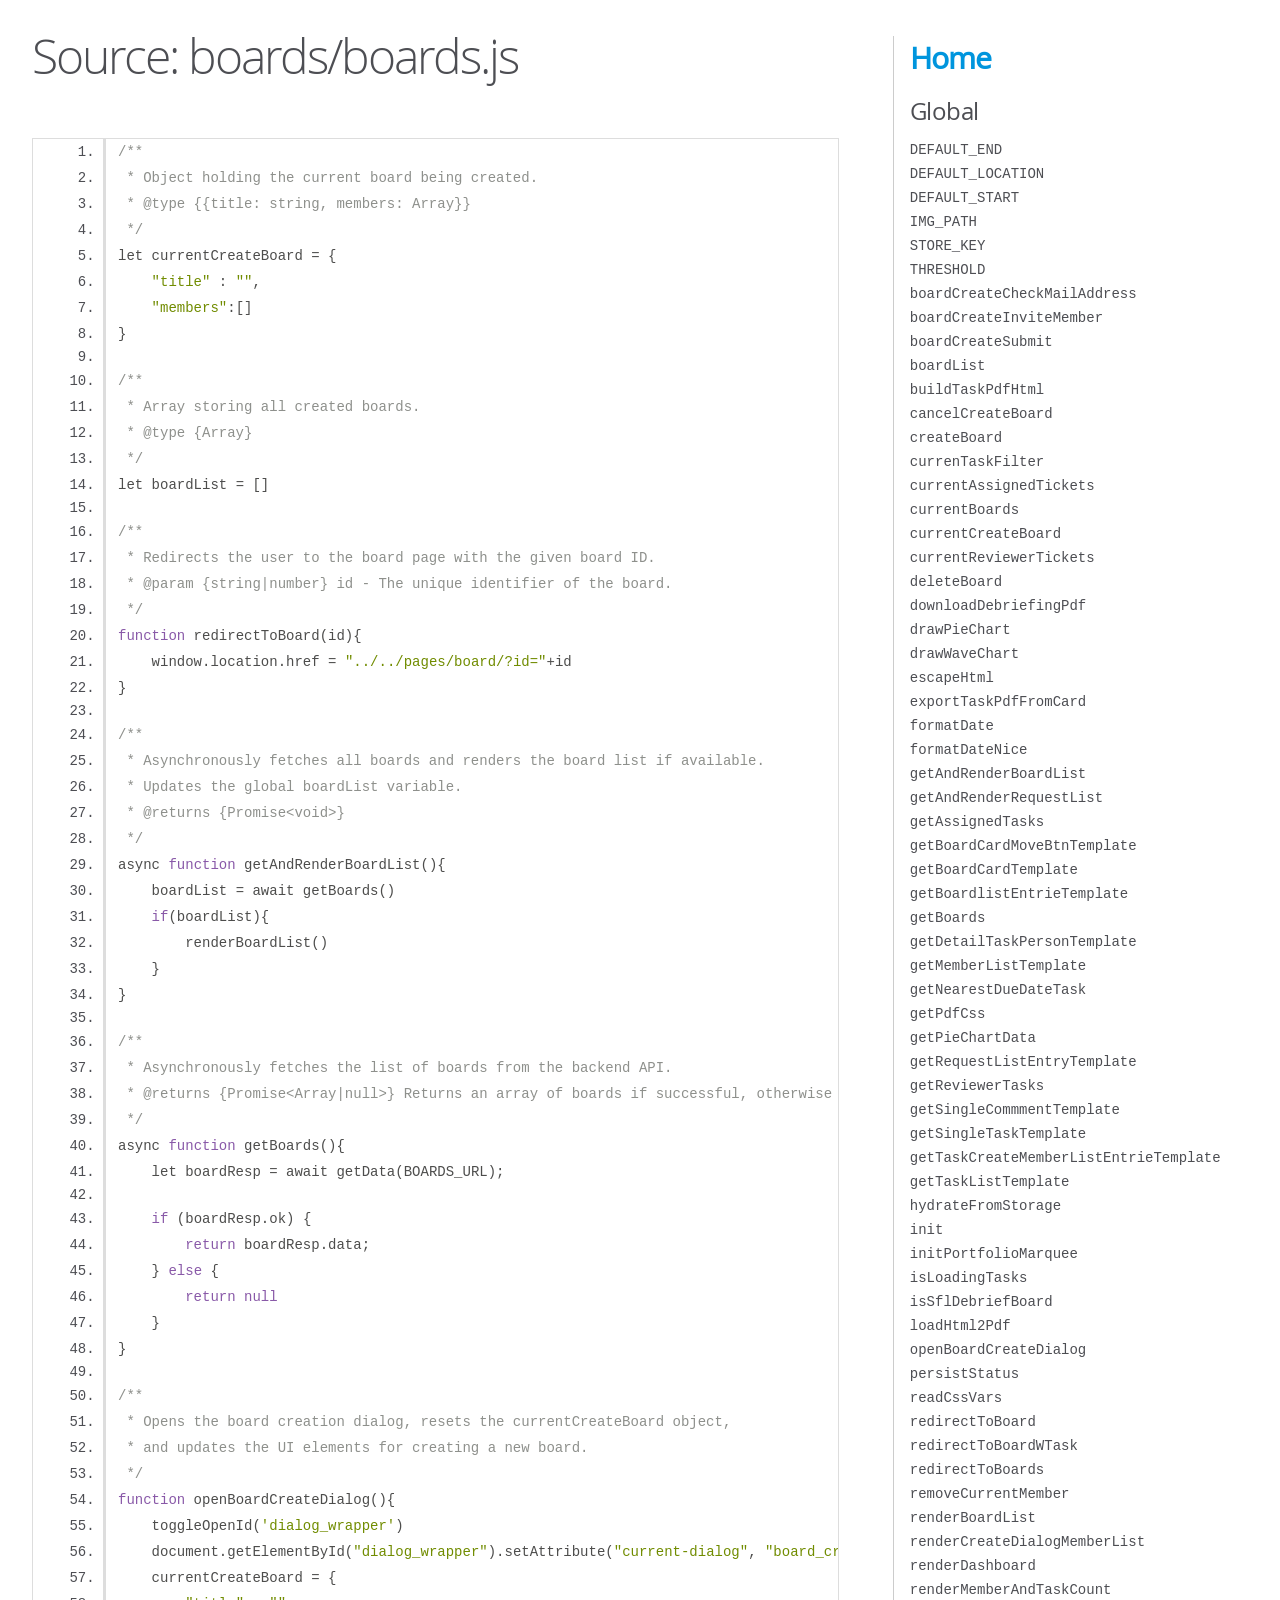
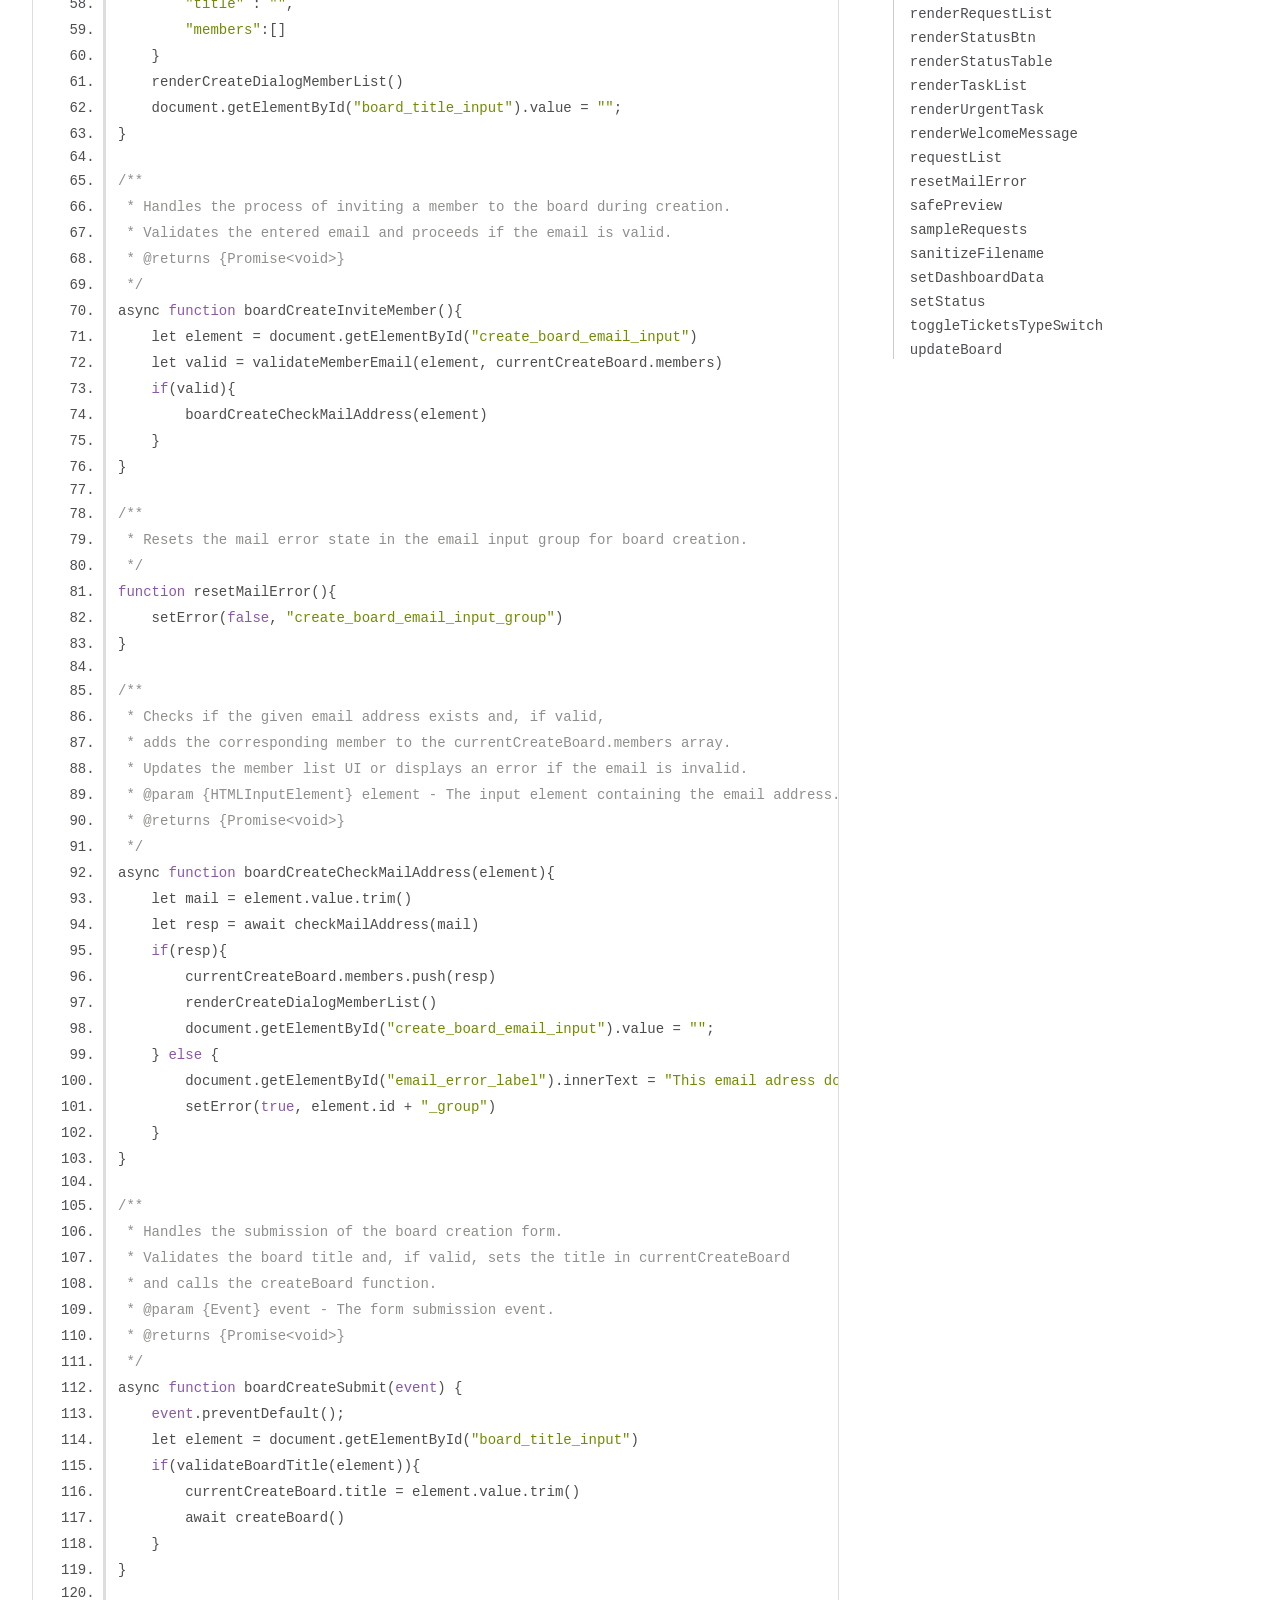
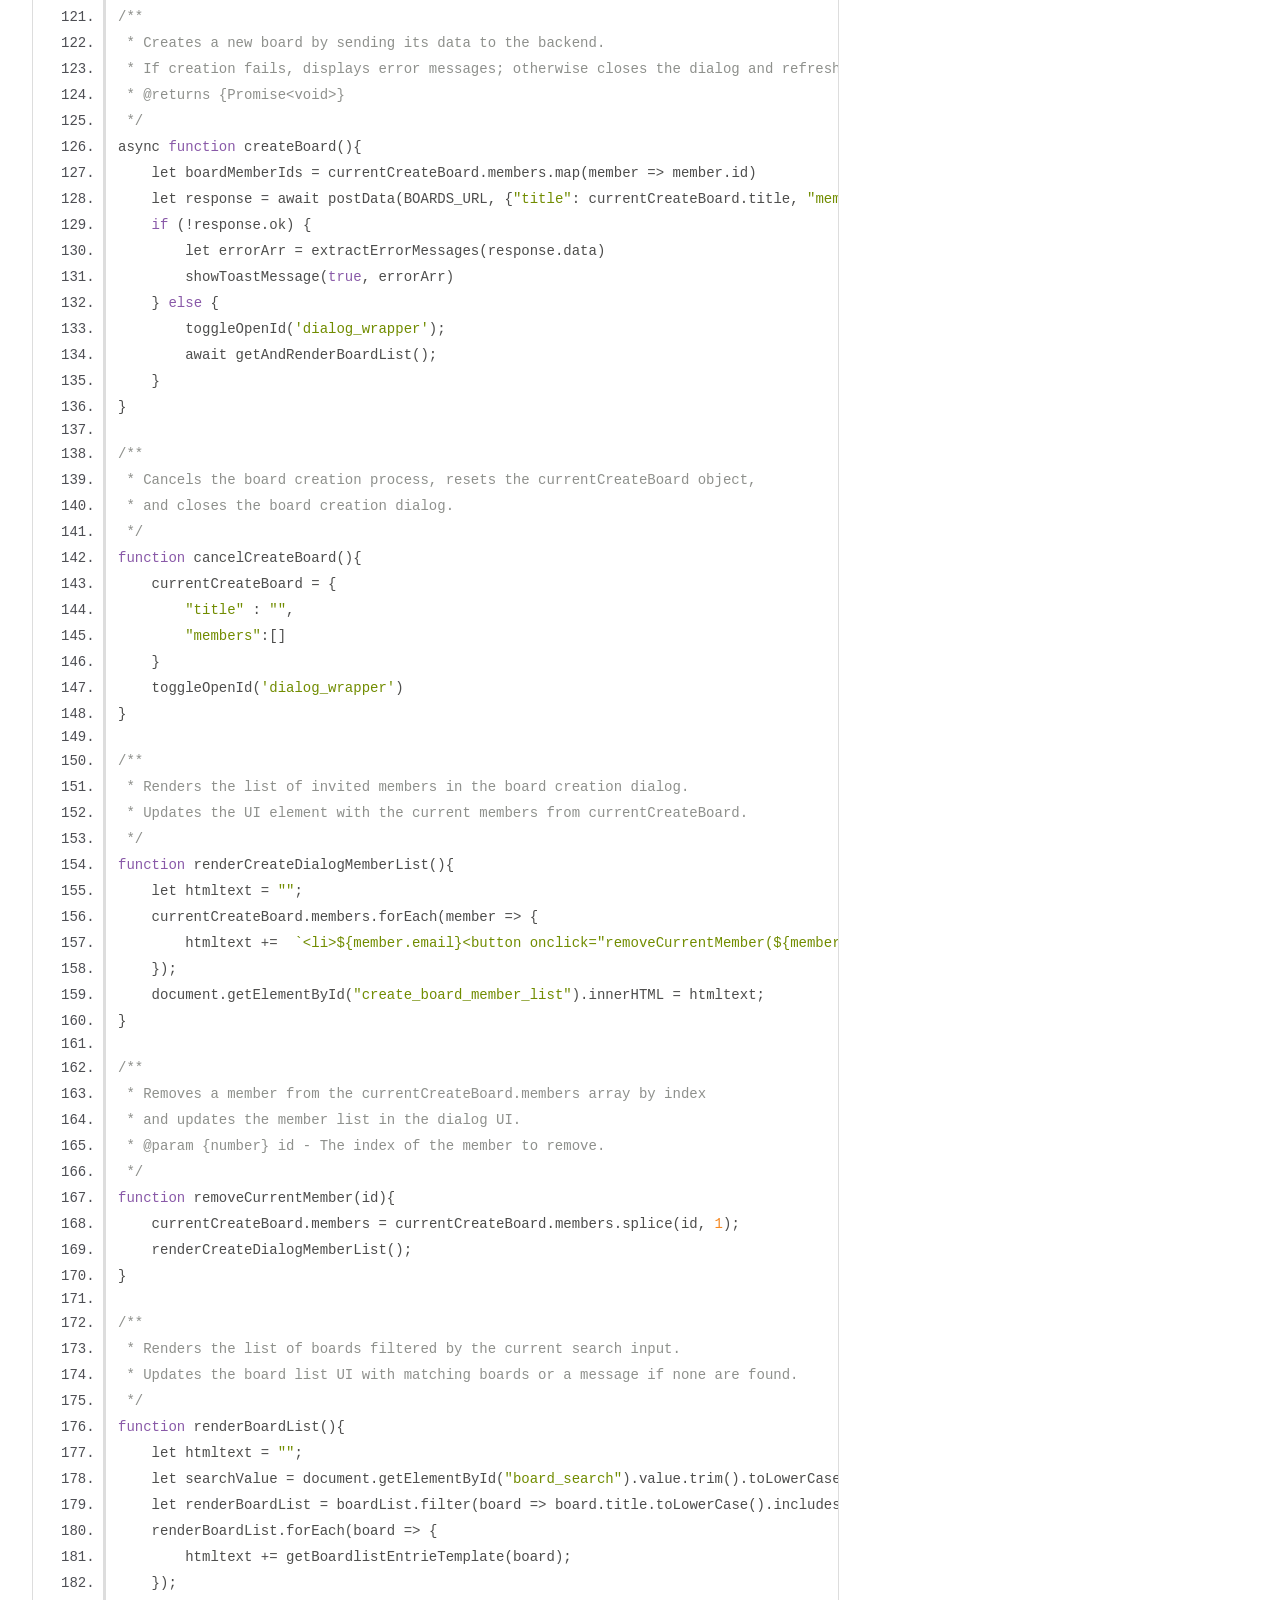
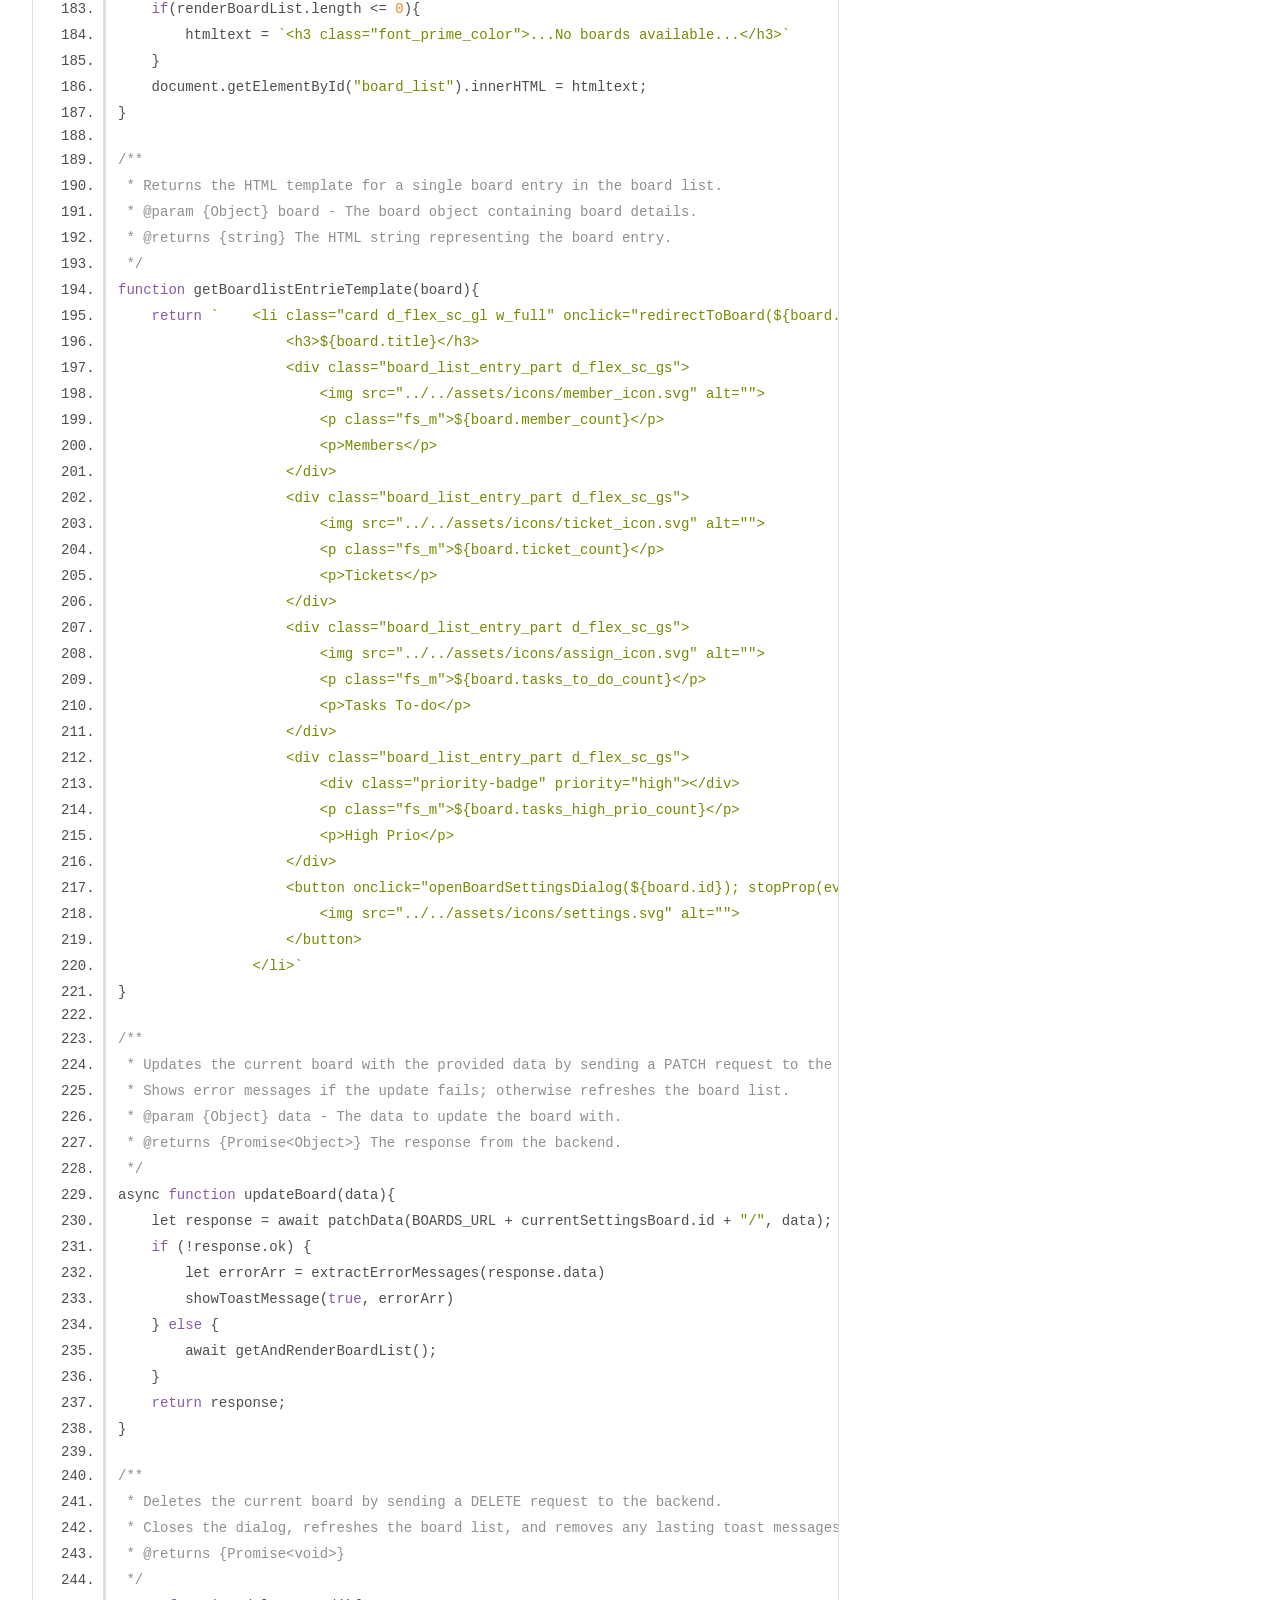
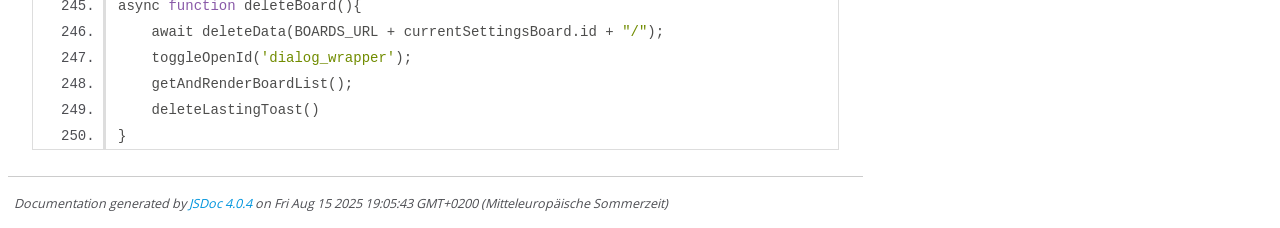
<file: jsdoc-out/boards_boards.js.html>
<!DOCTYPE html>
<html lang="en">
<head>
    <meta charset="utf-8">
    <title>JSDoc: Source: boards/boards.js</title>

    <script src="scripts/prettify/prettify.js"> </script>
    <script src="scripts/prettify/lang-css.js"> </script>
    <!--[if lt IE 9]>
      <script src="//html5shiv.googlecode.com/svn/trunk/html5.js"></script>
    <![endif]-->
    <link type="text/css" rel="stylesheet" href="styles/prettify-tomorrow.css">
    <link type="text/css" rel="stylesheet" href="styles/jsdoc-default.css">
</head>

<body>

<div id="main">

    <h1 class="page-title">Source: boards/boards.js</h1>

    



    
    <section>
        <article>
            <pre class="prettyprint source linenums"><code>/**
 * Object holding the current board being created.
 * @type {{title: string, members: Array}}
 */
let currentCreateBoard = {
    "title" : "",
    "members":[]
}

/**
 * Array storing all created boards.
 * @type {Array}
 */
let boardList = []

/**
 * Redirects the user to the board page with the given board ID.
 * @param {string|number} id - The unique identifier of the board.
 */
function redirectToBoard(id){
    window.location.href = "../../pages/board/?id="+id
}

/**
 * Asynchronously fetches all boards and renders the board list if available.
 * Updates the global boardList variable.
 * @returns {Promise&lt;void>}
 */
async function getAndRenderBoardList(){
    boardList = await getBoards()
    if(boardList){
        renderBoardList()
    }
}

/**
 * Asynchronously fetches the list of boards from the backend API.
 * @returns {Promise&lt;Array|null>} Returns an array of boards if successful, otherwise null.
 */
async function getBoards(){
    let boardResp = await getData(BOARDS_URL);

    if (boardResp.ok) {
        return boardResp.data;
    } else {
        return null
    }
}

/**
 * Opens the board creation dialog, resets the currentCreateBoard object,
 * and updates the UI elements for creating a new board.
 */
function openBoardCreateDialog(){
    toggleOpenId('dialog_wrapper')
    document.getElementById("dialog_wrapper").setAttribute("current-dialog", "board_create");
    currentCreateBoard = {
        "title" : "",
        "members":[]
    }
    renderCreateDialogMemberList()
    document.getElementById("board_title_input").value = "";
}

/**
 * Handles the process of inviting a member to the board during creation.
 * Validates the entered email and proceeds if the email is valid.
 * @returns {Promise&lt;void>}
 */
async function boardCreateInviteMember(){
    let element = document.getElementById("create_board_email_input")
    let valid = validateMemberEmail(element, currentCreateBoard.members)
    if(valid){
        boardCreateCheckMailAddress(element)
    }
}

/**
 * Resets the mail error state in the email input group for board creation.
 */
function resetMailError(){
    setError(false, "create_board_email_input_group")
}

/**
 * Checks if the given email address exists and, if valid,
 * adds the corresponding member to the currentCreateBoard.members array.
 * Updates the member list UI or displays an error if the email is invalid.
 * @param {HTMLInputElement} element - The input element containing the email address.
 * @returns {Promise&lt;void>}
 */
async function boardCreateCheckMailAddress(element){
    let mail = element.value.trim()
    let resp = await checkMailAddress(mail)
    if(resp){
        currentCreateBoard.members.push(resp)
        renderCreateDialogMemberList()
        document.getElementById("create_board_email_input").value = "";
    } else {
        document.getElementById("email_error_label").innerText = "This email adress doesn't exist."
        setError(true, element.id + "_group")
    }
}

/**
 * Handles the submission of the board creation form.
 * Validates the board title and, if valid, sets the title in currentCreateBoard
 * and calls the createBoard function.
 * @param {Event} event - The form submission event.
 * @returns {Promise&lt;void>}
 */
async function boardCreateSubmit(event) {
    event.preventDefault();
    let element = document.getElementById("board_title_input")
    if(validateBoardTitle(element)){
        currentCreateBoard.title = element.value.trim()
        await createBoard()
    }
}

/**
 * Creates a new board by sending its data to the backend.
 * If creation fails, displays error messages; otherwise closes the dialog and refreshes the board list.
 * @returns {Promise&lt;void>}
 */
async function createBoard(){
    let boardMemberIds = currentCreateBoard.members.map(member => member.id)
    let response = await postData(BOARDS_URL, {"title": currentCreateBoard.title, "members": boardMemberIds});
    if (!response.ok) {
        let errorArr = extractErrorMessages(response.data)
        showToastMessage(true, errorArr)
    } else {
        toggleOpenId('dialog_wrapper');
        await getAndRenderBoardList();
    }
}

/**
 * Cancels the board creation process, resets the currentCreateBoard object,
 * and closes the board creation dialog.
 */
function cancelCreateBoard(){
    currentCreateBoard = {
        "title" : "",
        "members":[]
    }
    toggleOpenId('dialog_wrapper')
}

/**
 * Renders the list of invited members in the board creation dialog.
 * Updates the UI element with the current members from currentCreateBoard.
 */
function renderCreateDialogMemberList(){
    let htmltext = "";
    currentCreateBoard.members.forEach(member => {
        htmltext +=  `&lt;li>${member.email}&lt;button onclick="removeCurrentMember(${member.id})" class="std_btn btn_prime">Remove&lt;/button>&lt;/li>`
    });
    document.getElementById("create_board_member_list").innerHTML = htmltext;
}

/**
 * Removes a member from the currentCreateBoard.members array by index
 * and updates the member list in the dialog UI.
 * @param {number} id - The index of the member to remove.
 */
function removeCurrentMember(id){
    currentCreateBoard.members = currentCreateBoard.members.splice(id, 1);
    renderCreateDialogMemberList();
}

/**
 * Renders the list of boards filtered by the current search input.
 * Updates the board list UI with matching boards or a message if none are found.
 */
function renderBoardList(){
    let htmltext = "";
    let searchValue = document.getElementById("board_search").value.trim().toLowerCase();
    let renderBoardList = boardList.filter(board => board.title.toLowerCase().includes(searchValue));
    renderBoardList.forEach(board => {
        htmltext += getBoardlistEntrieTemplate(board);
    });
    if(renderBoardList.length &lt;= 0){
        htmltext = `&lt;h3 class="font_prime_color">...No boards available...&lt;/h3>`
    }
    document.getElementById("board_list").innerHTML = htmltext;
}

/**
 * Returns the HTML template for a single board entry in the board list.
 * @param {Object} board - The board object containing board details.
 * @returns {string} The HTML string representing the board entry.
 */
function getBoardlistEntrieTemplate(board){
    return `    &lt;li class="card d_flex_sc_gl w_full" onclick="redirectToBoard(${board.id})">
                    &lt;h3>${board.title}&lt;/h3>
                    &lt;div class="board_list_entry_part d_flex_sc_gs">
                        &lt;img src="../../assets/icons/member_icon.svg" alt="">
                        &lt;p class="fs_m">${board.member_count}&lt;/p>
                        &lt;p>Members&lt;/p>
                    &lt;/div>
                    &lt;div class="board_list_entry_part d_flex_sc_gs">
                        &lt;img src="../../assets/icons/ticket_icon.svg" alt="">
                        &lt;p class="fs_m">${board.ticket_count}&lt;/p>
                        &lt;p>Tickets&lt;/p>
                    &lt;/div>
                    &lt;div class="board_list_entry_part d_flex_sc_gs">
                        &lt;img src="../../assets/icons/assign_icon.svg" alt="">
                        &lt;p class="fs_m">${board.tasks_to_do_count}&lt;/p>
                        &lt;p>Tasks To-do&lt;/p>
                    &lt;/div>
                    &lt;div class="board_list_entry_part d_flex_sc_gs">
                        &lt;div class="priority-badge" priority="high">&lt;/div>
                        &lt;p class="fs_m">${board.tasks_high_prio_count}&lt;/p>
                        &lt;p>High Prio&lt;/p>
                    &lt;/div>
                    &lt;button onclick="openBoardSettingsDialog(${board.id}); stopProp(event)" class="std_btn d_flex_sc_gs board_settings_btn">
                        &lt;img src="../../assets/icons/settings.svg" alt="">
                    &lt;/button>
                &lt;/li>`
}

/**
 * Updates the current board with the provided data by sending a PATCH request to the backend.
 * Shows error messages if the update fails; otherwise refreshes the board list.
 * @param {Object} data - The data to update the board with.
 * @returns {Promise&lt;Object>} The response from the backend.
 */
async function updateBoard(data){
    let response = await patchData(BOARDS_URL + currentSettingsBoard.id + "/", data);
    if (!response.ok) {
        let errorArr = extractErrorMessages(response.data)
        showToastMessage(true, errorArr)
    } else {
        await getAndRenderBoardList();
    }
    return response;
}

/**
 * Deletes the current board by sending a DELETE request to the backend.
 * Closes the dialog, refreshes the board list, and removes any lasting toast messages.
 * @returns {Promise&lt;void>}
 */
async function deleteBoard(){
    await deleteData(BOARDS_URL + currentSettingsBoard.id + "/");
    toggleOpenId('dialog_wrapper');
    getAndRenderBoardList();
    deleteLastingToast()
}</code></pre>
        </article>
    </section>




</div>

<nav>
    <h2><a href="index.html">Home</a></h2><h3>Global</h3><ul><li><a href="global.html#DEFAULT_END">DEFAULT_END</a></li><li><a href="global.html#DEFAULT_LOCATION">DEFAULT_LOCATION</a></li><li><a href="global.html#DEFAULT_START">DEFAULT_START</a></li><li><a href="global.html#IMG_PATH">IMG_PATH</a></li><li><a href="global.html#STORE_KEY">STORE_KEY</a></li><li><a href="global.html#THRESHOLD">THRESHOLD</a></li><li><a href="global.html#boardCreateCheckMailAddress">boardCreateCheckMailAddress</a></li><li><a href="global.html#boardCreateInviteMember">boardCreateInviteMember</a></li><li><a href="global.html#boardCreateSubmit">boardCreateSubmit</a></li><li><a href="global.html#boardList">boardList</a></li><li><a href="global.html#buildTaskPdfHtml">buildTaskPdfHtml</a></li><li><a href="global.html#cancelCreateBoard">cancelCreateBoard</a></li><li><a href="global.html#createBoard">createBoard</a></li><li><a href="global.html#currenTaskFilter">currenTaskFilter</a></li><li><a href="global.html#currentAssignedTickets">currentAssignedTickets</a></li><li><a href="global.html#currentBoards">currentBoards</a></li><li><a href="global.html#currentCreateBoard">currentCreateBoard</a></li><li><a href="global.html#currentReviewerTickets">currentReviewerTickets</a></li><li><a href="global.html#deleteBoard">deleteBoard</a></li><li><a href="global.html#downloadDebriefingPdf">downloadDebriefingPdf</a></li><li><a href="global.html#drawPieChart">drawPieChart</a></li><li><a href="global.html#drawWaveChart">drawWaveChart</a></li><li><a href="global.html#escapeHtml">escapeHtml</a></li><li><a href="global.html#exportTaskPdfFromCard">exportTaskPdfFromCard</a></li><li><a href="global.html#formatDate">formatDate</a></li><li><a href="global.html#formatDateNice">formatDateNice</a></li><li><a href="global.html#getAndRenderBoardList">getAndRenderBoardList</a></li><li><a href="global.html#getAndRenderRequestList">getAndRenderRequestList</a></li><li><a href="global.html#getAssignedTasks">getAssignedTasks</a></li><li><a href="global.html#getBoardCardMoveBtnTemplate">getBoardCardMoveBtnTemplate</a></li><li><a href="global.html#getBoardCardTemplate">getBoardCardTemplate</a></li><li><a href="global.html#getBoardlistEntrieTemplate">getBoardlistEntrieTemplate</a></li><li><a href="global.html#getBoards">getBoards</a></li><li><a href="global.html#getDetailTaskPersonTemplate">getDetailTaskPersonTemplate</a></li><li><a href="global.html#getMemberListTemplate">getMemberListTemplate</a></li><li><a href="global.html#getNearestDueDateTask">getNearestDueDateTask</a></li><li><a href="global.html#getPdfCss">getPdfCss</a></li><li><a href="global.html#getPieChartData">getPieChartData</a></li><li><a href="global.html#getRequestListEntryTemplate">getRequestListEntryTemplate</a></li><li><a href="global.html#getReviewerTasks">getReviewerTasks</a></li><li><a href="global.html#getSingleCommmentTemplate">getSingleCommmentTemplate</a></li><li><a href="global.html#getSingleTaskTemplate">getSingleTaskTemplate</a></li><li><a href="global.html#getTaskCreateMemberListEntrieTemplate">getTaskCreateMemberListEntrieTemplate</a></li><li><a href="global.html#getTaskListTemplate">getTaskListTemplate</a></li><li><a href="global.html#hydrateFromStorage">hydrateFromStorage</a></li><li><a href="global.html#init">init</a></li><li><a href="global.html#initPortfolioMarquee">initPortfolioMarquee</a></li><li><a href="global.html#isLoadingTasks">isLoadingTasks</a></li><li><a href="global.html#isSflDebriefBoard">isSflDebriefBoard</a></li><li><a href="global.html#loadHtml2Pdf">loadHtml2Pdf</a></li><li><a href="global.html#openBoardCreateDialog">openBoardCreateDialog</a></li><li><a href="global.html#persistStatus">persistStatus</a></li><li><a href="global.html#readCssVars">readCssVars</a></li><li><a href="global.html#redirectToBoard">redirectToBoard</a></li><li><a href="global.html#redirectToBoardWTask">redirectToBoardWTask</a></li><li><a href="global.html#redirectToBoards">redirectToBoards</a></li><li><a href="global.html#removeCurrentMember">removeCurrentMember</a></li><li><a href="global.html#renderBoardList">renderBoardList</a></li><li><a href="global.html#renderCreateDialogMemberList">renderCreateDialogMemberList</a></li><li><a href="global.html#renderDashboard">renderDashboard</a></li><li><a href="global.html#renderMemberAndTaskCount">renderMemberAndTaskCount</a></li><li><a href="global.html#renderRequestList">renderRequestList</a></li><li><a href="global.html#renderStatusBtn">renderStatusBtn</a></li><li><a href="global.html#renderStatusTable">renderStatusTable</a></li><li><a href="global.html#renderTaskList">renderTaskList</a></li><li><a href="global.html#renderUrgentTask">renderUrgentTask</a></li><li><a href="global.html#renderWelcomeMessage">renderWelcomeMessage</a></li><li><a href="global.html#requestList">requestList</a></li><li><a href="global.html#resetMailError">resetMailError</a></li><li><a href="global.html#safePreview">safePreview</a></li><li><a href="global.html#sampleRequests">sampleRequests</a></li><li><a href="global.html#sanitizeFilename">sanitizeFilename</a></li><li><a href="global.html#setDashboardData">setDashboardData</a></li><li><a href="global.html#setStatus">setStatus</a></li><li><a href="global.html#toggleTicketsTypeSwitch">toggleTicketsTypeSwitch</a></li><li><a href="global.html#updateBoard">updateBoard</a></li></ul>
</nav>

<br class="clear">

<footer>
    Documentation generated by <a href="https://github.com/jsdoc/jsdoc">JSDoc 4.0.4</a> on Fri Aug 15 2025 19:05:43 GMT+0200 (Mitteleuropäische Sommerzeit)
</footer>

<script> prettyPrint(); </script>
<script src="scripts/linenumber.js"> </script>
</body>
</html>
</file>
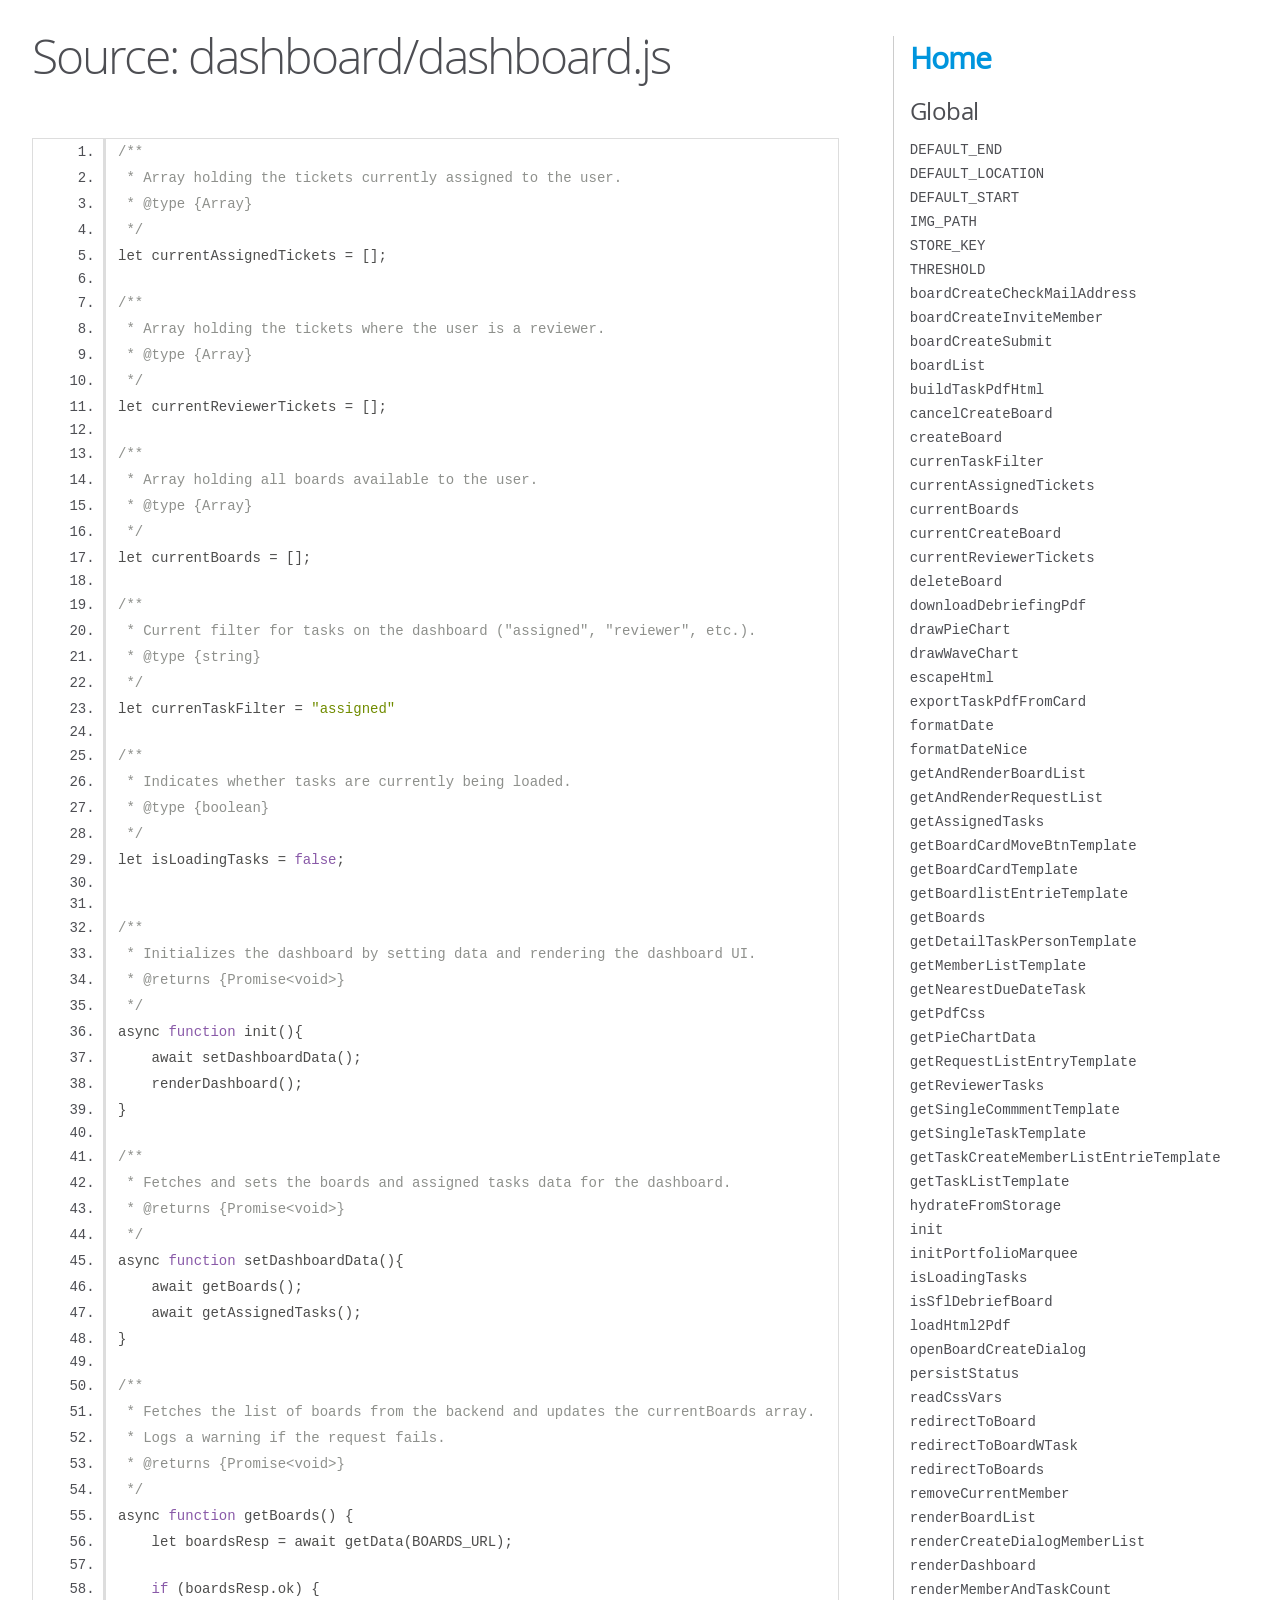
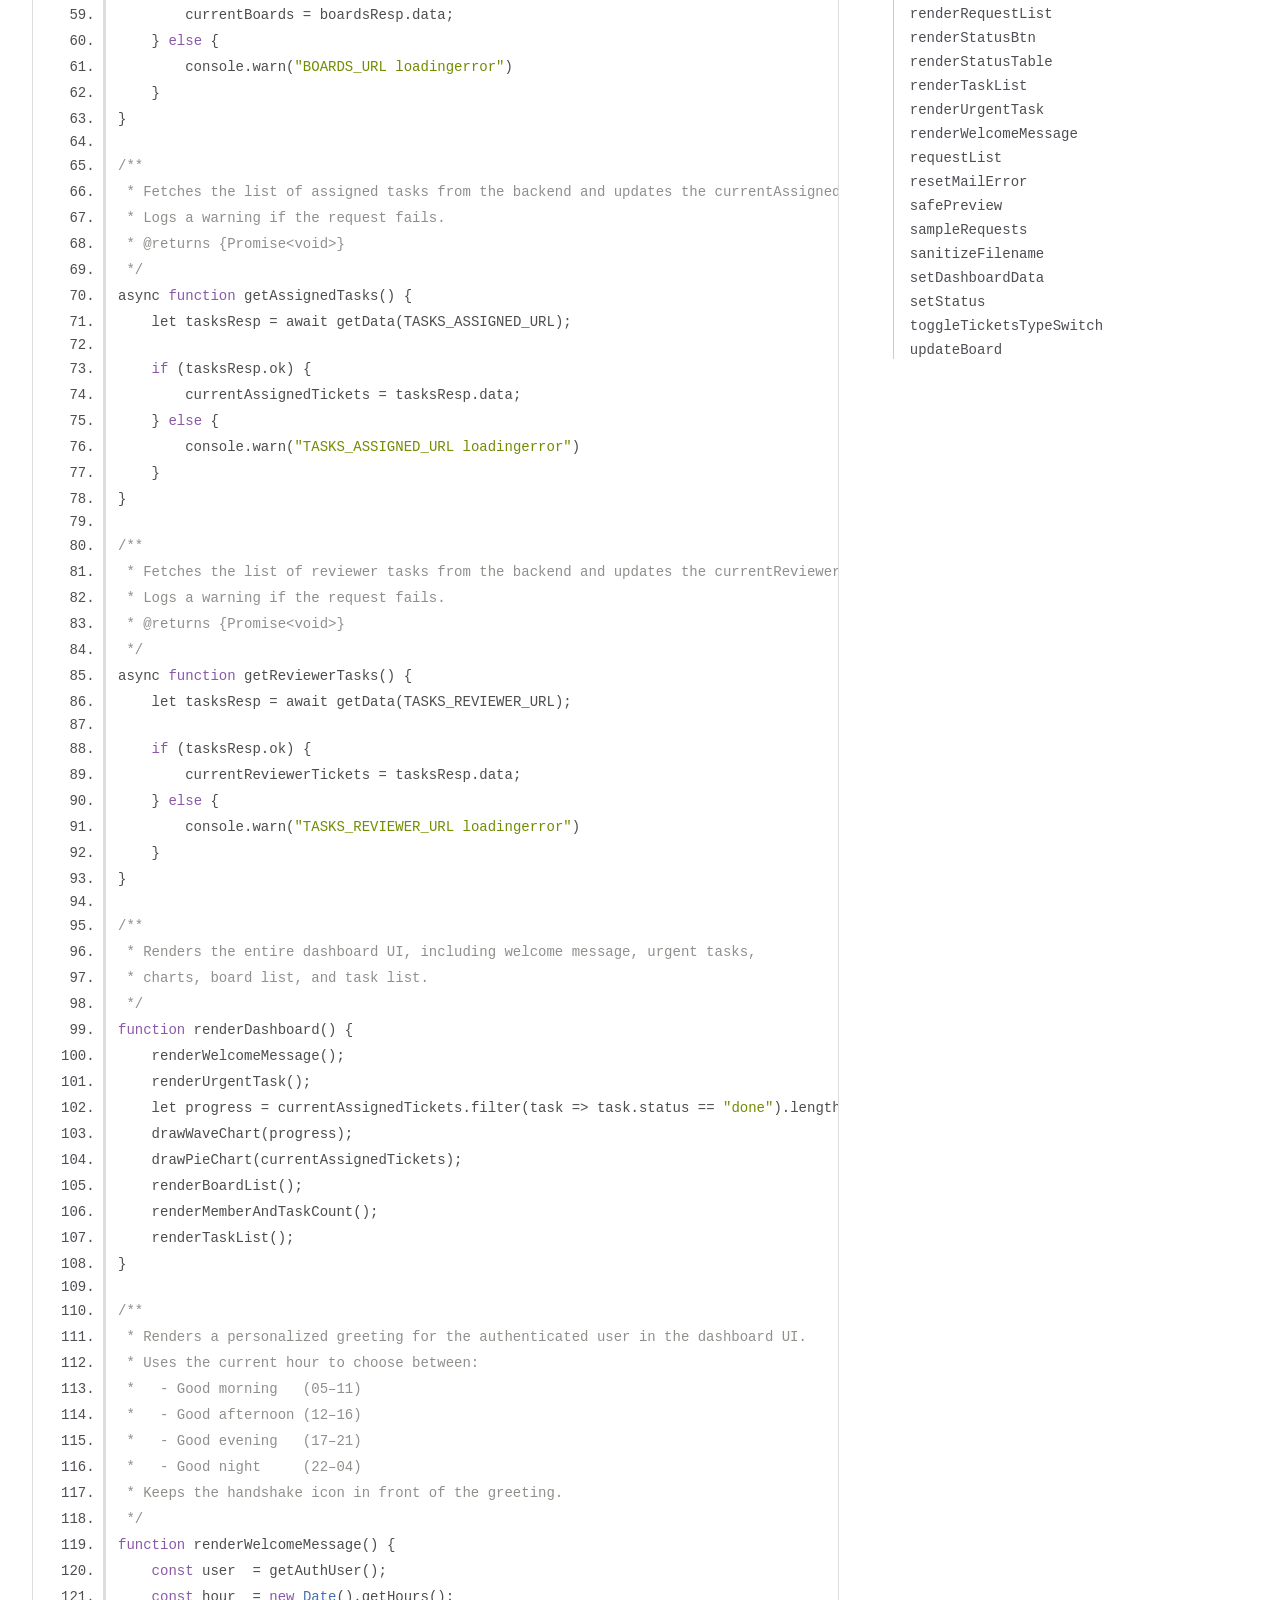
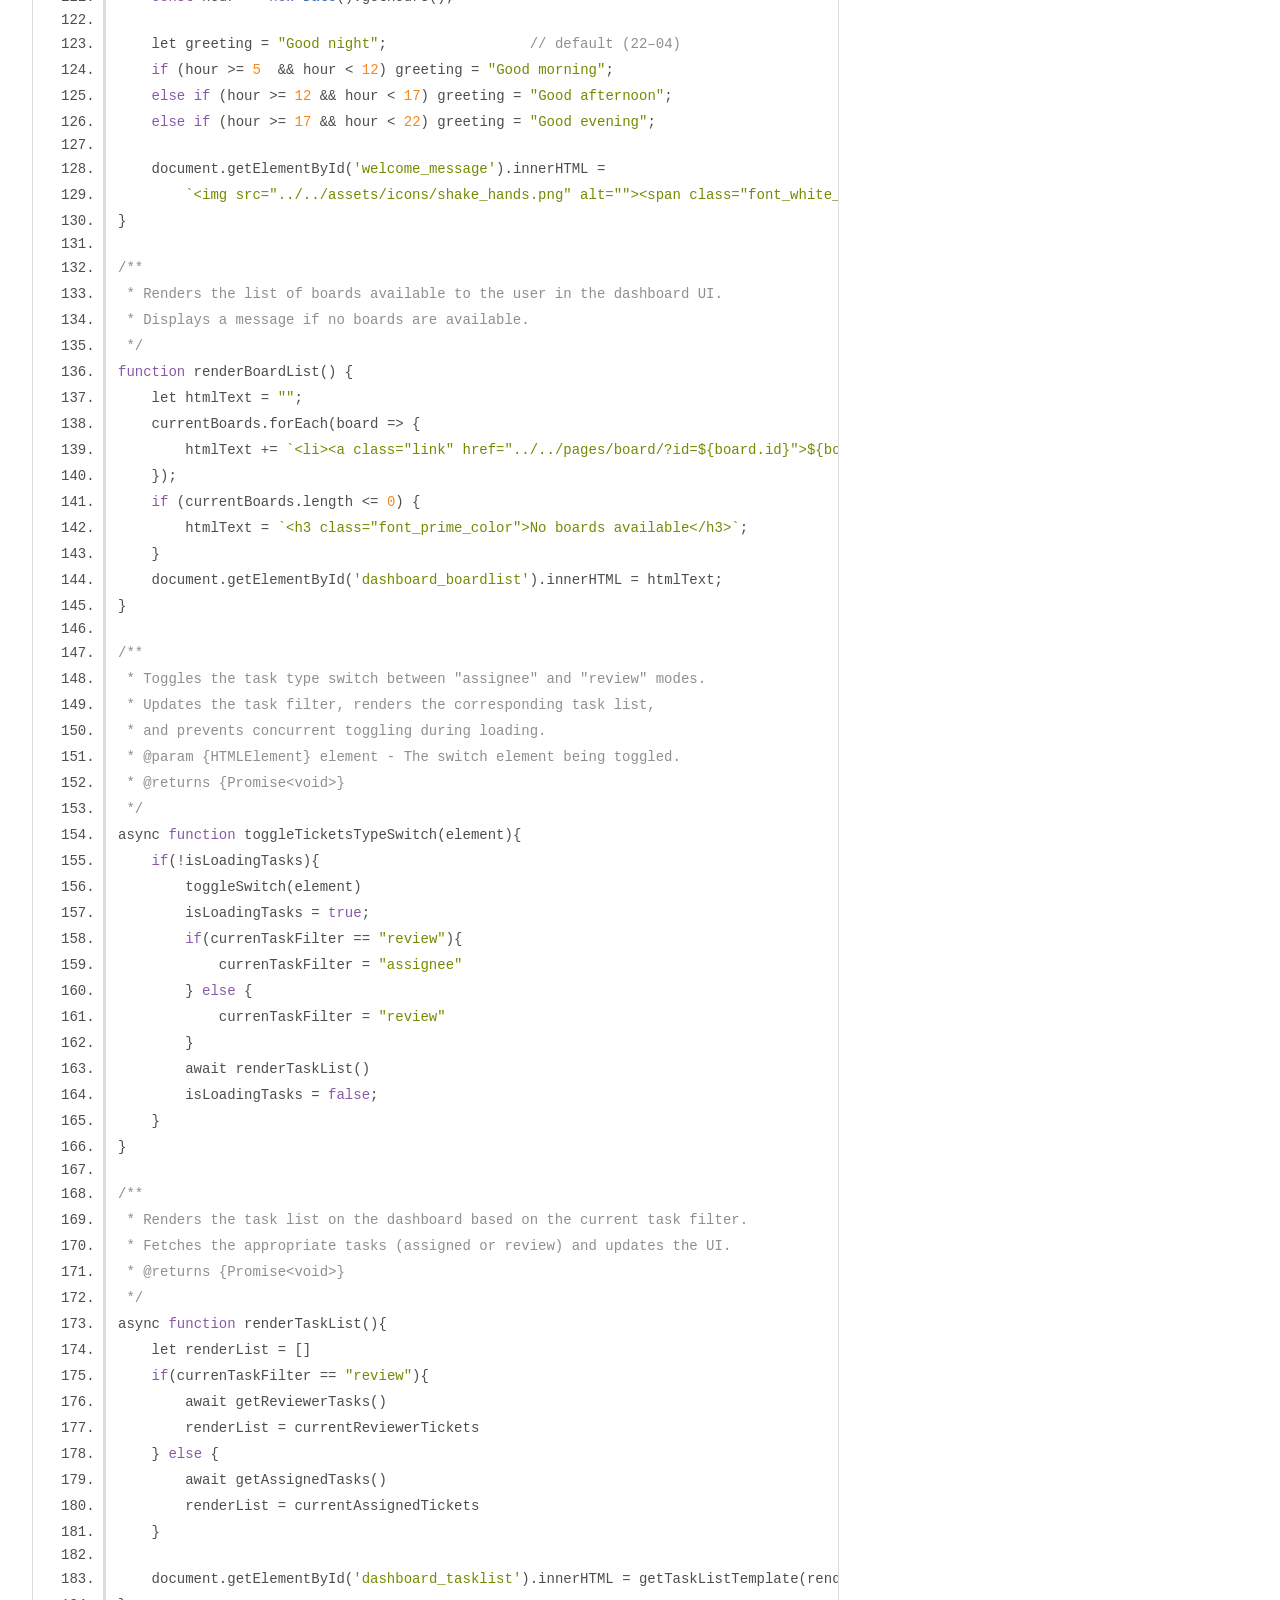
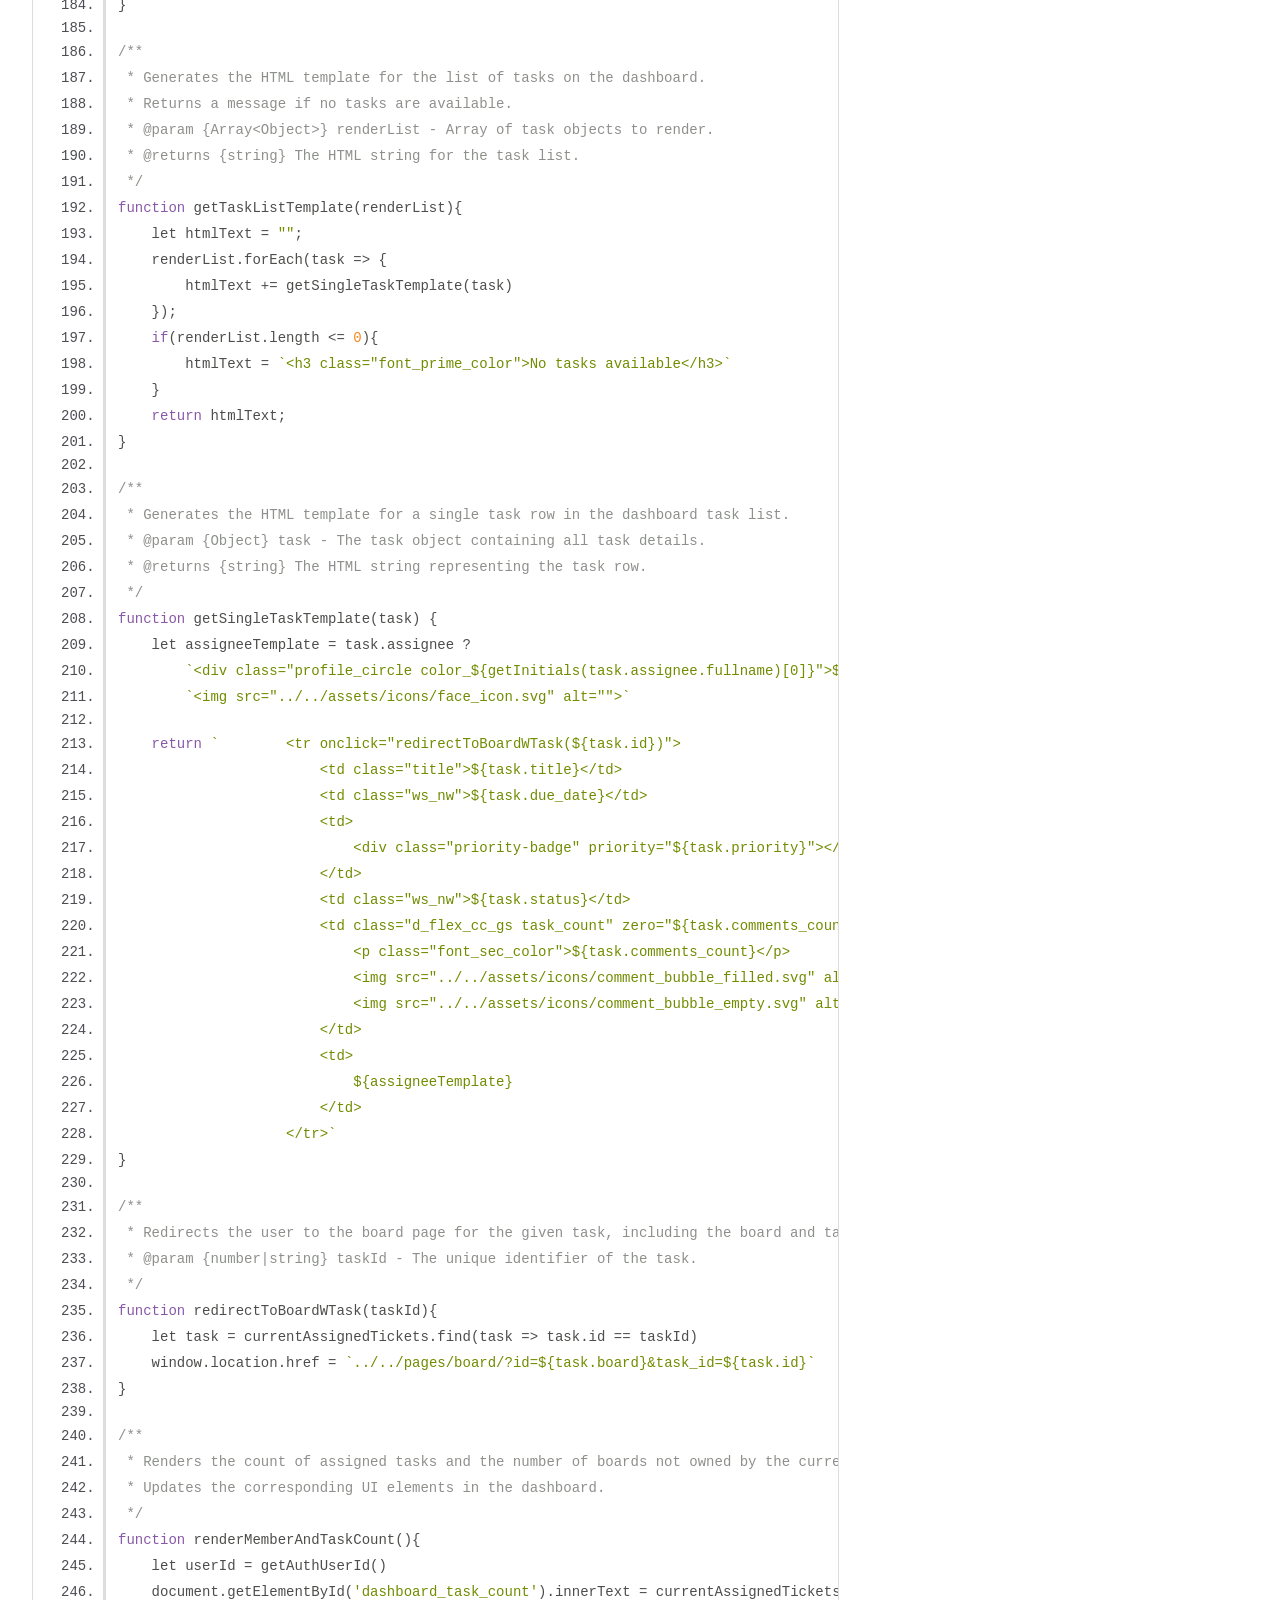
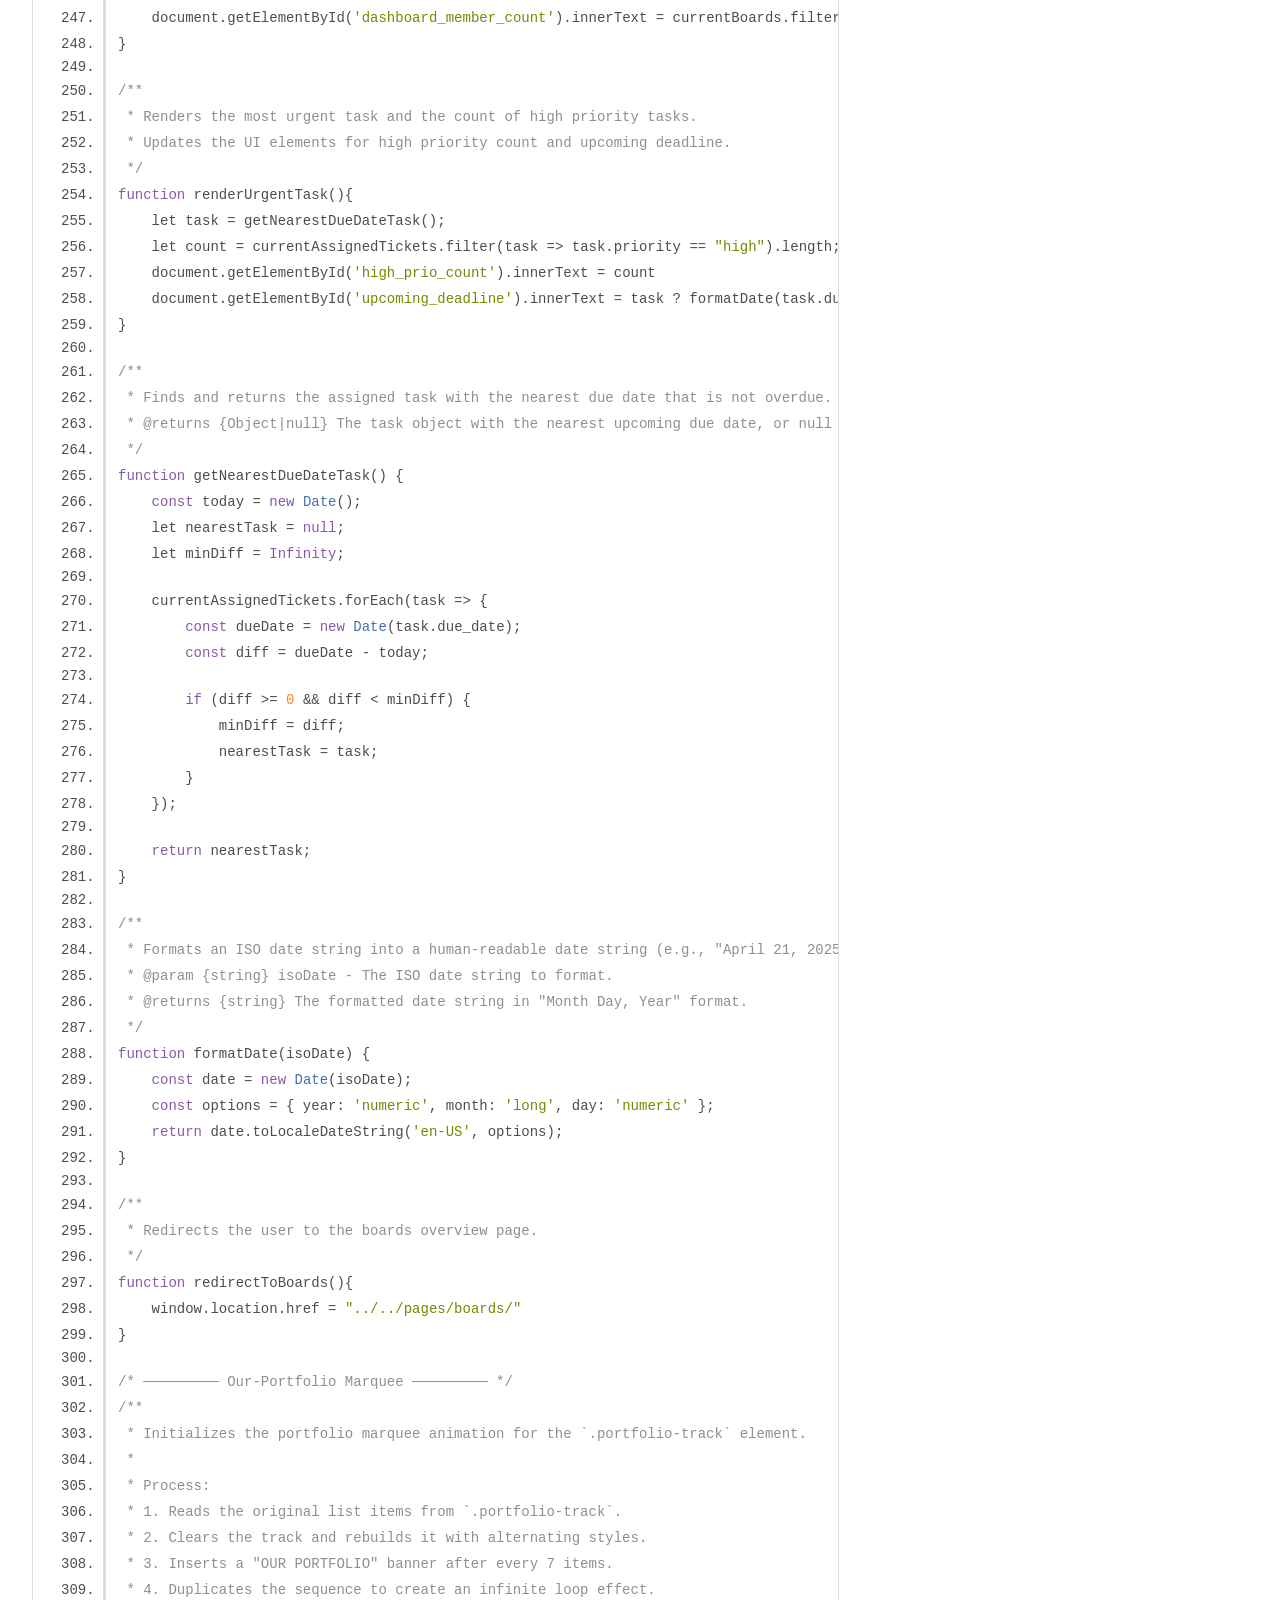
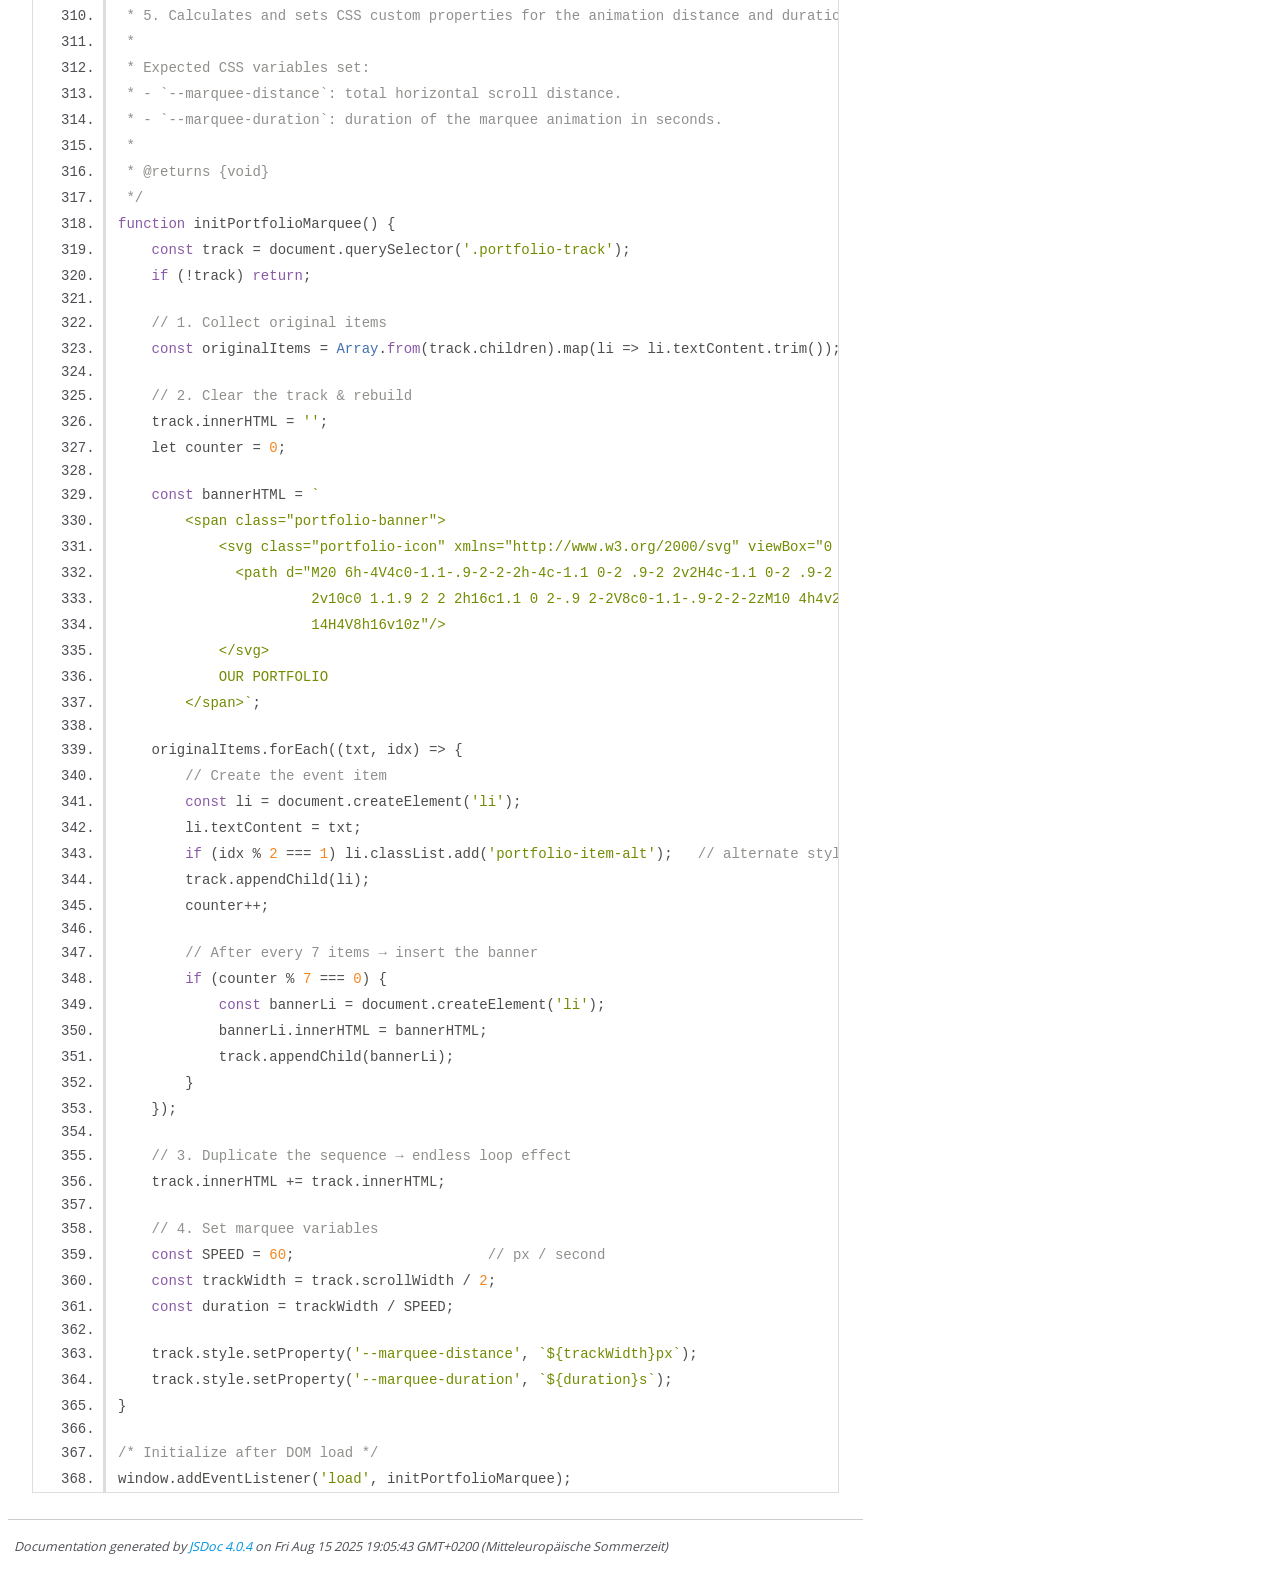
<file: jsdoc-out/dashboard_dashboard.js.html>
<!DOCTYPE html>
<html lang="en">
<head>
    <meta charset="utf-8">
    <title>JSDoc: Source: dashboard/dashboard.js</title>

    <script src="scripts/prettify/prettify.js"> </script>
    <script src="scripts/prettify/lang-css.js"> </script>
    <!--[if lt IE 9]>
      <script src="//html5shiv.googlecode.com/svn/trunk/html5.js"></script>
    <![endif]-->
    <link type="text/css" rel="stylesheet" href="styles/prettify-tomorrow.css">
    <link type="text/css" rel="stylesheet" href="styles/jsdoc-default.css">
</head>

<body>

<div id="main">

    <h1 class="page-title">Source: dashboard/dashboard.js</h1>

    



    
    <section>
        <article>
            <pre class="prettyprint source linenums"><code>/**
 * Array holding the tickets currently assigned to the user.
 * @type {Array}
 */
let currentAssignedTickets = [];

/**
 * Array holding the tickets where the user is a reviewer.
 * @type {Array}
 */
let currentReviewerTickets = [];

/**
 * Array holding all boards available to the user.
 * @type {Array}
 */
let currentBoards = [];

/**
 * Current filter for tasks on the dashboard ("assigned", "reviewer", etc.).
 * @type {string}
 */
let currenTaskFilter = "assigned"

/**
 * Indicates whether tasks are currently being loaded.
 * @type {boolean}
 */
let isLoadingTasks = false;


/**
 * Initializes the dashboard by setting data and rendering the dashboard UI.
 * @returns {Promise&lt;void>}
 */
async function init(){
    await setDashboardData();
    renderDashboard();
}

/**
 * Fetches and sets the boards and assigned tasks data for the dashboard.
 * @returns {Promise&lt;void>}
 */
async function setDashboardData(){
    await getBoards();
    await getAssignedTasks();
}

/**
 * Fetches the list of boards from the backend and updates the currentBoards array.
 * Logs a warning if the request fails.
 * @returns {Promise&lt;void>}
 */
async function getBoards() {
    let boardsResp = await getData(BOARDS_URL);

    if (boardsResp.ok) {
        currentBoards = boardsResp.data;
    } else {
        console.warn("BOARDS_URL loadingerror")
    }
}

/**
 * Fetches the list of assigned tasks from the backend and updates the currentAssignedTickets array.
 * Logs a warning if the request fails.
 * @returns {Promise&lt;void>}
 */
async function getAssignedTasks() {
    let tasksResp = await getData(TASKS_ASSIGNED_URL);

    if (tasksResp.ok) {
        currentAssignedTickets = tasksResp.data;
    } else {
        console.warn("TASKS_ASSIGNED_URL loadingerror")
    }
}

/**
 * Fetches the list of reviewer tasks from the backend and updates the currentReviewerTickets array.
 * Logs a warning if the request fails.
 * @returns {Promise&lt;void>}
 */
async function getReviewerTasks() {
    let tasksResp = await getData(TASKS_REVIEWER_URL);

    if (tasksResp.ok) {
        currentReviewerTickets = tasksResp.data;
    } else {
        console.warn("TASKS_REVIEWER_URL loadingerror")
    }
}

/**
 * Renders the entire dashboard UI, including welcome message, urgent tasks,
 * charts, board list, and task list.
 */
function renderDashboard() {
    renderWelcomeMessage();
    renderUrgentTask();
    let progress = currentAssignedTickets.filter(task => task.status == "done").length / currentAssignedTickets.length * 100;
    drawWaveChart(progress);
    drawPieChart(currentAssignedTickets);
    renderBoardList();
    renderMemberAndTaskCount();
    renderTaskList();
}

/**
 * Renders a personalized greeting for the authenticated user in the dashboard UI.
 * Uses the current hour to choose between:
 *   - Good morning   (05–11)
 *   - Good afternoon (12–16)
 *   - Good evening   (17–21)
 *   - Good night     (22–04)
 * Keeps the handshake icon in front of the greeting.
 */
function renderWelcomeMessage() {
    const user  = getAuthUser();
    const hour  = new Date().getHours();

    let greeting = "Good night";                 // default (22–04)
    if (hour >= 5  &amp;&amp; hour &lt; 12) greeting = "Good morning";
    else if (hour >= 12 &amp;&amp; hour &lt; 17) greeting = "Good afternoon";
    else if (hour >= 17 &amp;&amp; hour &lt; 22) greeting = "Good evening";

    document.getElementById('welcome_message').innerHTML =
        `&lt;img src="../../assets/icons/shake_hands.png" alt="">&lt;span class="font_white_color"> ${greeting}, &lt;/span>${user.fullname}!`;
}

/**
 * Renders the list of boards available to the user in the dashboard UI.
 * Displays a message if no boards are available.
 */
function renderBoardList() {
    let htmlText = "";
    currentBoards.forEach(board => {
        htmlText += `&lt;li>&lt;a class="link" href="../../pages/board/?id=${board.id}">${board.title}&lt;/a>&lt;/li>`;
    });
    if (currentBoards.length &lt;= 0) {
        htmlText = `&lt;h3 class="font_prime_color">No boards available&lt;/h3>`;
    }
    document.getElementById('dashboard_boardlist').innerHTML = htmlText;
}

/**
 * Toggles the task type switch between "assignee" and "review" modes.
 * Updates the task filter, renders the corresponding task list,
 * and prevents concurrent toggling during loading.
 * @param {HTMLElement} element - The switch element being toggled.
 * @returns {Promise&lt;void>}
 */
async function toggleTicketsTypeSwitch(element){
    if(!isLoadingTasks){
        toggleSwitch(element)
        isLoadingTasks = true;
        if(currenTaskFilter == "review"){
            currenTaskFilter = "assignee"
        } else {
            currenTaskFilter = "review"
        }
        await renderTaskList()
        isLoadingTasks = false;
    }
}

/**
 * Renders the task list on the dashboard based on the current task filter.
 * Fetches the appropriate tasks (assigned or review) and updates the UI.
 * @returns {Promise&lt;void>}
 */
async function renderTaskList(){
    let renderList = []
    if(currenTaskFilter == "review"){
        await getReviewerTasks()
        renderList = currentReviewerTickets
    } else {
        await getAssignedTasks()
        renderList = currentAssignedTickets
    }

    document.getElementById('dashboard_tasklist').innerHTML = getTaskListTemplate(renderList);
}

/**
 * Generates the HTML template for the list of tasks on the dashboard.
 * Returns a message if no tasks are available.
 * @param {Array&lt;Object>} renderList - Array of task objects to render.
 * @returns {string} The HTML string for the task list.
 */
function getTaskListTemplate(renderList){
    let htmlText = "";
    renderList.forEach(task => {
        htmlText += getSingleTaskTemplate(task)
    });
    if(renderList.length &lt;= 0){
        htmlText = `&lt;h3 class="font_prime_color">No tasks available&lt;/h3>`
    }
    return htmlText;
}

/**
 * Generates the HTML template for a single task row in the dashboard task list.
 * @param {Object} task - The task object containing all task details.
 * @returns {string} The HTML string representing the task row.
 */
function getSingleTaskTemplate(task) {
    let assigneeTemplate = task.assignee ? 
        `&lt;div class="profile_circle color_${getInitials(task.assignee.fullname)[0]}">${getInitials(task.assignee.fullname)}&lt;/div>` : 
        `&lt;img src="../../assets/icons/face_icon.svg" alt="">`

    return `        &lt;tr onclick="redirectToBoardWTask(${task.id})">
                        &lt;td class="title">${task.title}&lt;/td>
                        &lt;td class="ws_nw">${task.due_date}&lt;/td>
                        &lt;td>
                            &lt;div class="priority-badge" priority="${task.priority}">&lt;/div>
                        &lt;/td>
                        &lt;td class="ws_nw">${task.status}&lt;/td>
                        &lt;td class="d_flex_cc_gs task_count" zero="${task.comments_count==0}"> 
                            &lt;p class="font_sec_color">${task.comments_count}&lt;/p> 
                            &lt;img src="../../assets/icons/comment_bubble_filled.svg" alt="" srcset="">
                            &lt;img src="../../assets/icons/comment_bubble_empty.svg" alt="" srcset="">
                        &lt;/td>
                        &lt;td>
                            ${assigneeTemplate}
                        &lt;/td>
                    &lt;/tr>`
}

/**
 * Redirects the user to the board page for the given task, including the board and task ID in the URL.
 * @param {number|string} taskId - The unique identifier of the task.
 */
function redirectToBoardWTask(taskId){
    let task = currentAssignedTickets.find(task => task.id == taskId)
    window.location.href = `../../pages/board/?id=${task.board}&amp;task_id=${task.id}`
}

/**
 * Renders the count of assigned tasks and the number of boards not owned by the current user.
 * Updates the corresponding UI elements in the dashboard.
 */
function renderMemberAndTaskCount(){
    let userId = getAuthUserId()
    document.getElementById('dashboard_task_count').innerText = currentAssignedTickets.length;
    document.getElementById('dashboard_member_count').innerText = currentBoards.filter(board => board.owner_id != userId).length;
}

/**
 * Renders the most urgent task and the count of high priority tasks.
 * Updates the UI elements for high priority count and upcoming deadline.
 */
function renderUrgentTask(){
    let task = getNearestDueDateTask();
    let count = currentAssignedTickets.filter(task => task.priority == "high").length;
    document.getElementById('high_prio_count').innerText = count
    document.getElementById('upcoming_deadline').innerText = task ? formatDate(task.due_date) : "no upcoming deadline";
}

/**
 * Finds and returns the assigned task with the nearest due date that is not overdue.
 * @returns {Object|null} The task object with the nearest upcoming due date, or null if none found.
 */
function getNearestDueDateTask() {
    const today = new Date();
    let nearestTask = null;
    let minDiff = Infinity;

    currentAssignedTickets.forEach(task => {
        const dueDate = new Date(task.due_date);
        const diff = dueDate - today;

        if (diff >= 0 &amp;&amp; diff &lt; minDiff) {
            minDiff = diff;
            nearestTask = task;
        }
    });

    return nearestTask;
}

/**
 * Formats an ISO date string into a human-readable date string (e.g., "April 21, 2025").
 * @param {string} isoDate - The ISO date string to format.
 * @returns {string} The formatted date string in "Month Day, Year" format.
 */
function formatDate(isoDate) {
    const date = new Date(isoDate);
    const options = { year: 'numeric', month: 'long', day: 'numeric' };
    return date.toLocaleDateString('en-US', options);
}

/**
 * Redirects the user to the boards overview page.
 */
function redirectToBoards(){
    window.location.href = "../../pages/boards/"
}

/* ───────── Our-Portfolio Marquee ───────── */
/**
 * Initializes the portfolio marquee animation for the `.portfolio-track` element.
 *
 * Process:
 * 1. Reads the original list items from `.portfolio-track`.
 * 2. Clears the track and rebuilds it with alternating styles.
 * 3. Inserts a "OUR PORTFOLIO" banner after every 7 items.
 * 4. Duplicates the sequence to create an infinite loop effect.
 * 5. Calculates and sets CSS custom properties for the animation distance and duration.
 *
 * Expected CSS variables set:
 * - `--marquee-distance`: total horizontal scroll distance.
 * - `--marquee-duration`: duration of the marquee animation in seconds.
 *
 * @returns {void}
 */
function initPortfolioMarquee() {
    const track = document.querySelector('.portfolio-track');
    if (!track) return;

    // 1. Collect original items
    const originalItems = Array.from(track.children).map(li => li.textContent.trim());

    // 2. Clear the track &amp; rebuild
    track.innerHTML = '';
    let counter = 0;

    const bannerHTML = `
        &lt;span class="portfolio-banner">
            &lt;svg class="portfolio-icon" xmlns="http://www.w3.org/2000/svg" viewBox="0 0 24 24">
              &lt;path d="M20 6h-4V4c0-1.1-.9-2-2-2h-4c-1.1 0-2 .9-2 2v2H4c-1.1 0-2 .9-2 
                       2v10c0 1.1.9 2 2 2h16c1.1 0 2-.9 2-2V8c0-1.1-.9-2-2-2zM10 4h4v2h-4V4zm10 
                       14H4V8h16v10z"/>
            &lt;/svg>
            OUR PORTFOLIO
        &lt;/span>`;

    originalItems.forEach((txt, idx) => {
        // Create the event item
        const li = document.createElement('li');
        li.textContent = txt;
        if (idx % 2 === 1) li.classList.add('portfolio-item-alt');   // alternate styling
        track.appendChild(li);
        counter++;

        // After every 7 items → insert the banner
        if (counter % 7 === 0) {
            const bannerLi = document.createElement('li');
            bannerLi.innerHTML = bannerHTML;
            track.appendChild(bannerLi);
        }
    });

    // 3. Duplicate the sequence → endless loop effect
    track.innerHTML += track.innerHTML;

    // 4. Set marquee variables
    const SPEED = 60;                       // px / second
    const trackWidth = track.scrollWidth / 2;
    const duration = trackWidth / SPEED;

    track.style.setProperty('--marquee-distance', `${trackWidth}px`);
    track.style.setProperty('--marquee-duration', `${duration}s`);
}

/* Initialize after DOM load */
window.addEventListener('load', initPortfolioMarquee);</code></pre>
        </article>
    </section>




</div>

<nav>
    <h2><a href="index.html">Home</a></h2><h3>Global</h3><ul><li><a href="global.html#DEFAULT_END">DEFAULT_END</a></li><li><a href="global.html#DEFAULT_LOCATION">DEFAULT_LOCATION</a></li><li><a href="global.html#DEFAULT_START">DEFAULT_START</a></li><li><a href="global.html#IMG_PATH">IMG_PATH</a></li><li><a href="global.html#STORE_KEY">STORE_KEY</a></li><li><a href="global.html#THRESHOLD">THRESHOLD</a></li><li><a href="global.html#boardCreateCheckMailAddress">boardCreateCheckMailAddress</a></li><li><a href="global.html#boardCreateInviteMember">boardCreateInviteMember</a></li><li><a href="global.html#boardCreateSubmit">boardCreateSubmit</a></li><li><a href="global.html#boardList">boardList</a></li><li><a href="global.html#buildTaskPdfHtml">buildTaskPdfHtml</a></li><li><a href="global.html#cancelCreateBoard">cancelCreateBoard</a></li><li><a href="global.html#createBoard">createBoard</a></li><li><a href="global.html#currenTaskFilter">currenTaskFilter</a></li><li><a href="global.html#currentAssignedTickets">currentAssignedTickets</a></li><li><a href="global.html#currentBoards">currentBoards</a></li><li><a href="global.html#currentCreateBoard">currentCreateBoard</a></li><li><a href="global.html#currentReviewerTickets">currentReviewerTickets</a></li><li><a href="global.html#deleteBoard">deleteBoard</a></li><li><a href="global.html#downloadDebriefingPdf">downloadDebriefingPdf</a></li><li><a href="global.html#drawPieChart">drawPieChart</a></li><li><a href="global.html#drawWaveChart">drawWaveChart</a></li><li><a href="global.html#escapeHtml">escapeHtml</a></li><li><a href="global.html#exportTaskPdfFromCard">exportTaskPdfFromCard</a></li><li><a href="global.html#formatDate">formatDate</a></li><li><a href="global.html#formatDateNice">formatDateNice</a></li><li><a href="global.html#getAndRenderBoardList">getAndRenderBoardList</a></li><li><a href="global.html#getAndRenderRequestList">getAndRenderRequestList</a></li><li><a href="global.html#getAssignedTasks">getAssignedTasks</a></li><li><a href="global.html#getBoardCardMoveBtnTemplate">getBoardCardMoveBtnTemplate</a></li><li><a href="global.html#getBoardCardTemplate">getBoardCardTemplate</a></li><li><a href="global.html#getBoardlistEntrieTemplate">getBoardlistEntrieTemplate</a></li><li><a href="global.html#getBoards">getBoards</a></li><li><a href="global.html#getDetailTaskPersonTemplate">getDetailTaskPersonTemplate</a></li><li><a href="global.html#getMemberListTemplate">getMemberListTemplate</a></li><li><a href="global.html#getNearestDueDateTask">getNearestDueDateTask</a></li><li><a href="global.html#getPdfCss">getPdfCss</a></li><li><a href="global.html#getPieChartData">getPieChartData</a></li><li><a href="global.html#getRequestListEntryTemplate">getRequestListEntryTemplate</a></li><li><a href="global.html#getReviewerTasks">getReviewerTasks</a></li><li><a href="global.html#getSingleCommmentTemplate">getSingleCommmentTemplate</a></li><li><a href="global.html#getSingleTaskTemplate">getSingleTaskTemplate</a></li><li><a href="global.html#getTaskCreateMemberListEntrieTemplate">getTaskCreateMemberListEntrieTemplate</a></li><li><a href="global.html#getTaskListTemplate">getTaskListTemplate</a></li><li><a href="global.html#hydrateFromStorage">hydrateFromStorage</a></li><li><a href="global.html#init">init</a></li><li><a href="global.html#initPortfolioMarquee">initPortfolioMarquee</a></li><li><a href="global.html#isLoadingTasks">isLoadingTasks</a></li><li><a href="global.html#isSflDebriefBoard">isSflDebriefBoard</a></li><li><a href="global.html#loadHtml2Pdf">loadHtml2Pdf</a></li><li><a href="global.html#openBoardCreateDialog">openBoardCreateDialog</a></li><li><a href="global.html#persistStatus">persistStatus</a></li><li><a href="global.html#readCssVars">readCssVars</a></li><li><a href="global.html#redirectToBoard">redirectToBoard</a></li><li><a href="global.html#redirectToBoardWTask">redirectToBoardWTask</a></li><li><a href="global.html#redirectToBoards">redirectToBoards</a></li><li><a href="global.html#removeCurrentMember">removeCurrentMember</a></li><li><a href="global.html#renderBoardList">renderBoardList</a></li><li><a href="global.html#renderCreateDialogMemberList">renderCreateDialogMemberList</a></li><li><a href="global.html#renderDashboard">renderDashboard</a></li><li><a href="global.html#renderMemberAndTaskCount">renderMemberAndTaskCount</a></li><li><a href="global.html#renderRequestList">renderRequestList</a></li><li><a href="global.html#renderStatusBtn">renderStatusBtn</a></li><li><a href="global.html#renderStatusTable">renderStatusTable</a></li><li><a href="global.html#renderTaskList">renderTaskList</a></li><li><a href="global.html#renderUrgentTask">renderUrgentTask</a></li><li><a href="global.html#renderWelcomeMessage">renderWelcomeMessage</a></li><li><a href="global.html#requestList">requestList</a></li><li><a href="global.html#resetMailError">resetMailError</a></li><li><a href="global.html#safePreview">safePreview</a></li><li><a href="global.html#sampleRequests">sampleRequests</a></li><li><a href="global.html#sanitizeFilename">sanitizeFilename</a></li><li><a href="global.html#setDashboardData">setDashboardData</a></li><li><a href="global.html#setStatus">setStatus</a></li><li><a href="global.html#toggleTicketsTypeSwitch">toggleTicketsTypeSwitch</a></li><li><a href="global.html#updateBoard">updateBoard</a></li></ul>
</nav>

<br class="clear">

<footer>
    Documentation generated by <a href="https://github.com/jsdoc/jsdoc">JSDoc 4.0.4</a> on Fri Aug 15 2025 19:05:43 GMT+0200 (Mitteleuropäische Sommerzeit)
</footer>

<script> prettyPrint(); </script>
<script src="scripts/linenumber.js"> </script>
</body>
</html>
</file>
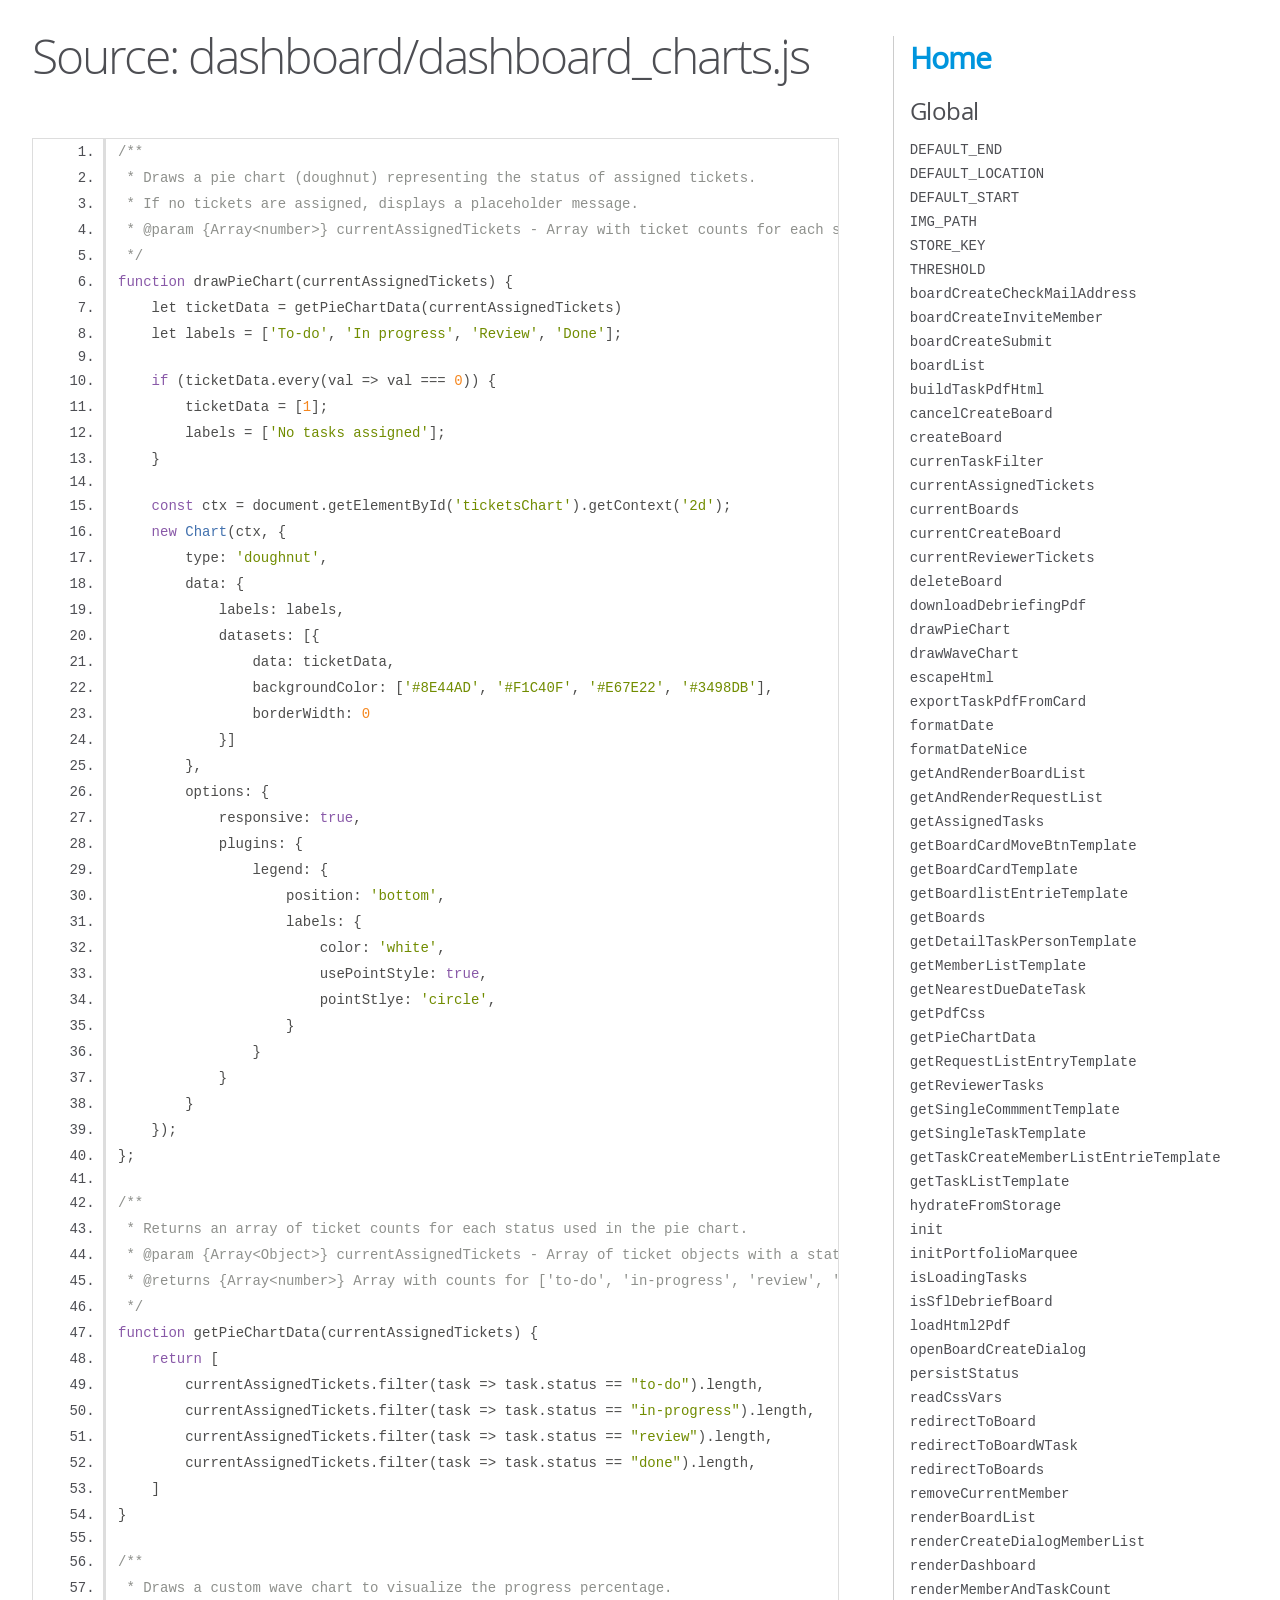
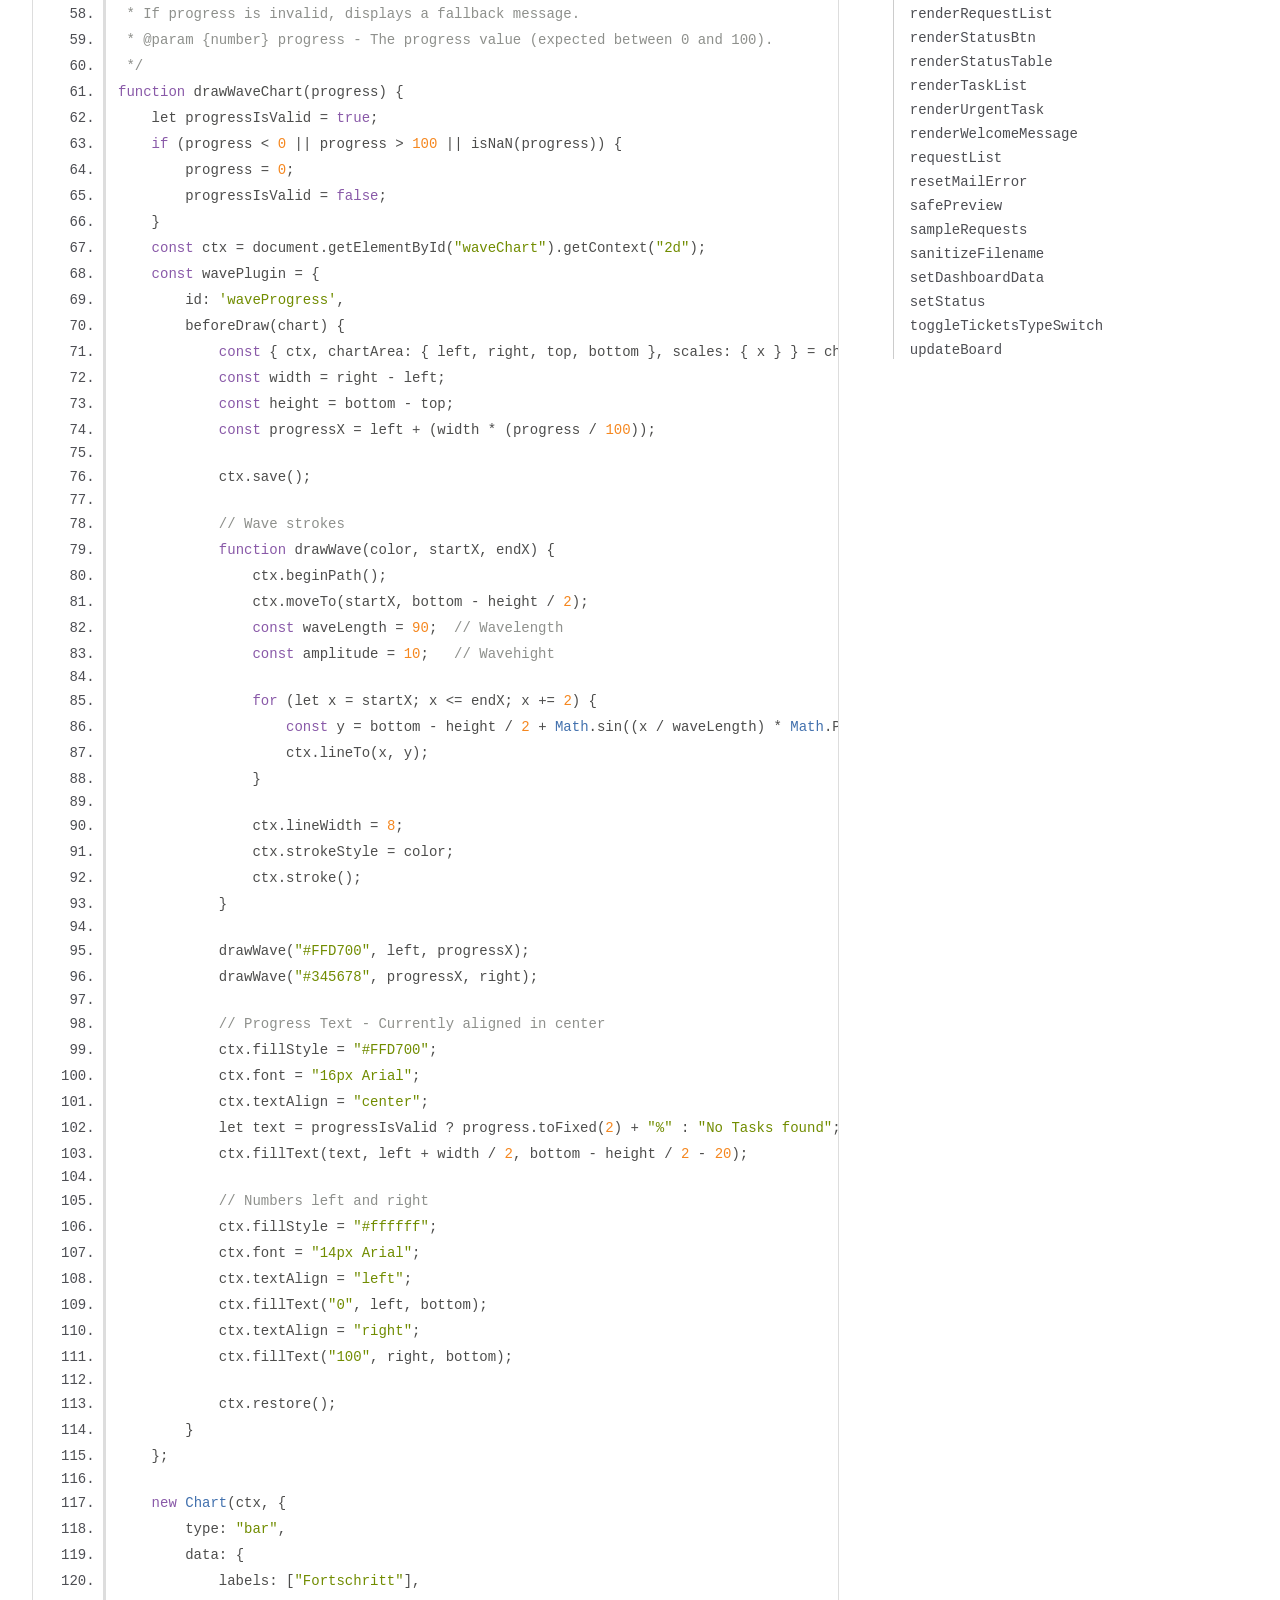
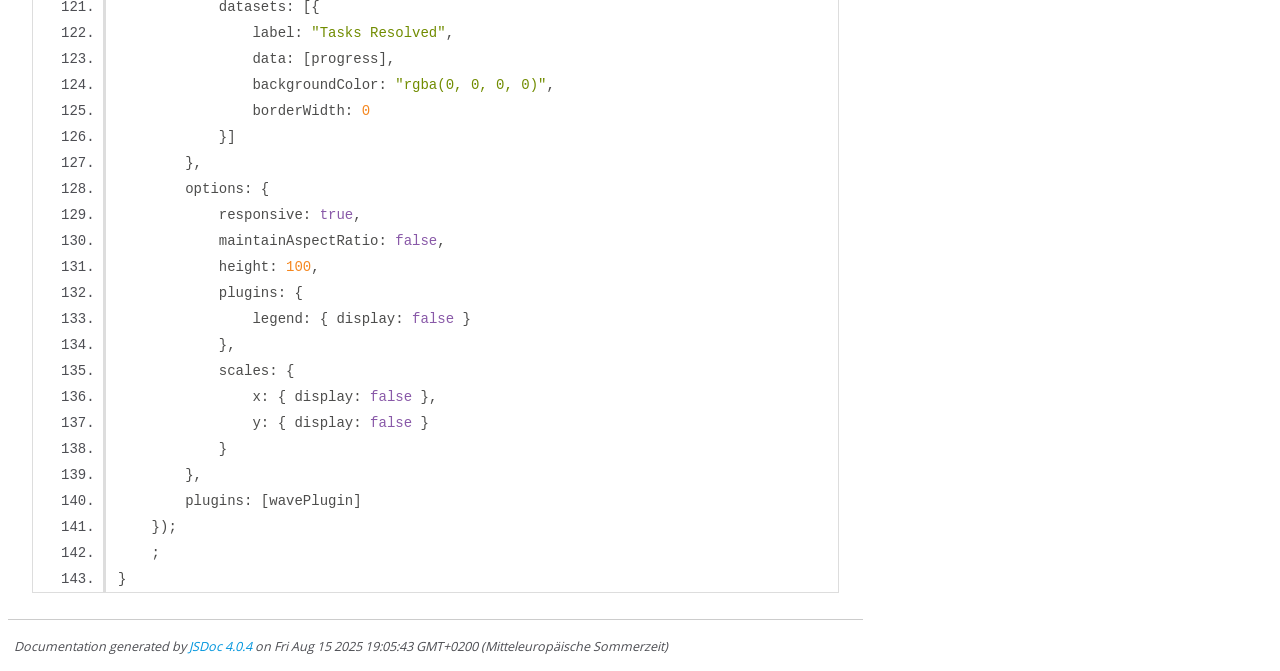
<file: jsdoc-out/dashboard_dashboard_charts.js.html>
<!DOCTYPE html>
<html lang="en">
<head>
    <meta charset="utf-8">
    <title>JSDoc: Source: dashboard/dashboard_charts.js</title>

    <script src="scripts/prettify/prettify.js"> </script>
    <script src="scripts/prettify/lang-css.js"> </script>
    <!--[if lt IE 9]>
      <script src="//html5shiv.googlecode.com/svn/trunk/html5.js"></script>
    <![endif]-->
    <link type="text/css" rel="stylesheet" href="styles/prettify-tomorrow.css">
    <link type="text/css" rel="stylesheet" href="styles/jsdoc-default.css">
</head>

<body>

<div id="main">

    <h1 class="page-title">Source: dashboard/dashboard_charts.js</h1>

    



    
    <section>
        <article>
            <pre class="prettyprint source linenums"><code>/**
 * Draws a pie chart (doughnut) representing the status of assigned tickets.
 * If no tickets are assigned, displays a placeholder message.
 * @param {Array&lt;number>} currentAssignedTickets - Array with ticket counts for each status.
 */
function drawPieChart(currentAssignedTickets) {
    let ticketData = getPieChartData(currentAssignedTickets)
    let labels = ['To-do', 'In progress', 'Review', 'Done'];

    if (ticketData.every(val => val === 0)) {
        ticketData = [1];
        labels = ['No tasks assigned'];
    }

    const ctx = document.getElementById('ticketsChart').getContext('2d');
    new Chart(ctx, {
        type: 'doughnut',
        data: {
            labels: labels,
            datasets: [{
                data: ticketData,
                backgroundColor: ['#8E44AD', '#F1C40F', '#E67E22', '#3498DB'],
                borderWidth: 0
            }]
        },
        options: {
            responsive: true,
            plugins: {
                legend: {
                    position: 'bottom',
                    labels: {
                        color: 'white',
                        usePointStyle: true,
                        pointStlye: 'circle',
                    }
                }
            }
        }
    });
};

/**
 * Returns an array of ticket counts for each status used in the pie chart.
 * @param {Array&lt;Object>} currentAssignedTickets - Array of ticket objects with a status property.
 * @returns {Array&lt;number>} Array with counts for ['to-do', 'in-progress', 'review', 'done'].
 */
function getPieChartData(currentAssignedTickets) {
    return [
        currentAssignedTickets.filter(task => task.status == "to-do").length,
        currentAssignedTickets.filter(task => task.status == "in-progress").length,
        currentAssignedTickets.filter(task => task.status == "review").length,
        currentAssignedTickets.filter(task => task.status == "done").length,
    ]
}

/**
 * Draws a custom wave chart to visualize the progress percentage.
 * If progress is invalid, displays a fallback message.
 * @param {number} progress - The progress value (expected between 0 and 100).
 */
function drawWaveChart(progress) {
    let progressIsValid = true;
    if (progress &lt; 0 || progress > 100 || isNaN(progress)) {
        progress = 0;
        progressIsValid = false;
    }
    const ctx = document.getElementById("waveChart").getContext("2d");
    const wavePlugin = {
        id: 'waveProgress',
        beforeDraw(chart) {
            const { ctx, chartArea: { left, right, top, bottom }, scales: { x } } = chart;
            const width = right - left;
            const height = bottom - top;
            const progressX = left + (width * (progress / 100));

            ctx.save();

            // Wave strokes
            function drawWave(color, startX, endX) {
                ctx.beginPath();
                ctx.moveTo(startX, bottom - height / 2);
                const waveLength = 90;  // Wavelength
                const amplitude = 10;   // Wavehight

                for (let x = startX; x &lt;= endX; x += 2) {
                    const y = bottom - height / 2 + Math.sin((x / waveLength) * Math.PI * 2) * amplitude;
                    ctx.lineTo(x, y);
                }

                ctx.lineWidth = 8;
                ctx.strokeStyle = color;
                ctx.stroke();
            }

            drawWave("#FFD700", left, progressX);
            drawWave("#345678", progressX, right);

            // Progress Text - Currently aligned in center
            ctx.fillStyle = "#FFD700";
            ctx.font = "16px Arial";
            ctx.textAlign = "center";
            let text = progressIsValid ? progress.toFixed(2) + "%" : "No Tasks found";
            ctx.fillText(text, left + width / 2, bottom - height / 2 - 20);

            // Numbers left and right
            ctx.fillStyle = "#ffffff";
            ctx.font = "14px Arial";
            ctx.textAlign = "left";
            ctx.fillText("0", left, bottom);
            ctx.textAlign = "right";
            ctx.fillText("100", right, bottom);

            ctx.restore();
        }
    };

    new Chart(ctx, {
        type: "bar",
        data: {
            labels: ["Fortschritt"],
            datasets: [{
                label: "Tasks Resolved",
                data: [progress],
                backgroundColor: "rgba(0, 0, 0, 0)",
                borderWidth: 0
            }]
        },
        options: {
            responsive: true,
            maintainAspectRatio: false,
            height: 100,
            plugins: {
                legend: { display: false }
            },
            scales: {
                x: { display: false },
                y: { display: false }
            }
        },
        plugins: [wavePlugin]
    });
    ;
}</code></pre>
        </article>
    </section>




</div>

<nav>
    <h2><a href="index.html">Home</a></h2><h3>Global</h3><ul><li><a href="global.html#DEFAULT_END">DEFAULT_END</a></li><li><a href="global.html#DEFAULT_LOCATION">DEFAULT_LOCATION</a></li><li><a href="global.html#DEFAULT_START">DEFAULT_START</a></li><li><a href="global.html#IMG_PATH">IMG_PATH</a></li><li><a href="global.html#STORE_KEY">STORE_KEY</a></li><li><a href="global.html#THRESHOLD">THRESHOLD</a></li><li><a href="global.html#boardCreateCheckMailAddress">boardCreateCheckMailAddress</a></li><li><a href="global.html#boardCreateInviteMember">boardCreateInviteMember</a></li><li><a href="global.html#boardCreateSubmit">boardCreateSubmit</a></li><li><a href="global.html#boardList">boardList</a></li><li><a href="global.html#buildTaskPdfHtml">buildTaskPdfHtml</a></li><li><a href="global.html#cancelCreateBoard">cancelCreateBoard</a></li><li><a href="global.html#createBoard">createBoard</a></li><li><a href="global.html#currenTaskFilter">currenTaskFilter</a></li><li><a href="global.html#currentAssignedTickets">currentAssignedTickets</a></li><li><a href="global.html#currentBoards">currentBoards</a></li><li><a href="global.html#currentCreateBoard">currentCreateBoard</a></li><li><a href="global.html#currentReviewerTickets">currentReviewerTickets</a></li><li><a href="global.html#deleteBoard">deleteBoard</a></li><li><a href="global.html#downloadDebriefingPdf">downloadDebriefingPdf</a></li><li><a href="global.html#drawPieChart">drawPieChart</a></li><li><a href="global.html#drawWaveChart">drawWaveChart</a></li><li><a href="global.html#escapeHtml">escapeHtml</a></li><li><a href="global.html#exportTaskPdfFromCard">exportTaskPdfFromCard</a></li><li><a href="global.html#formatDate">formatDate</a></li><li><a href="global.html#formatDateNice">formatDateNice</a></li><li><a href="global.html#getAndRenderBoardList">getAndRenderBoardList</a></li><li><a href="global.html#getAndRenderRequestList">getAndRenderRequestList</a></li><li><a href="global.html#getAssignedTasks">getAssignedTasks</a></li><li><a href="global.html#getBoardCardMoveBtnTemplate">getBoardCardMoveBtnTemplate</a></li><li><a href="global.html#getBoardCardTemplate">getBoardCardTemplate</a></li><li><a href="global.html#getBoardlistEntrieTemplate">getBoardlistEntrieTemplate</a></li><li><a href="global.html#getBoards">getBoards</a></li><li><a href="global.html#getDetailTaskPersonTemplate">getDetailTaskPersonTemplate</a></li><li><a href="global.html#getMemberListTemplate">getMemberListTemplate</a></li><li><a href="global.html#getNearestDueDateTask">getNearestDueDateTask</a></li><li><a href="global.html#getPdfCss">getPdfCss</a></li><li><a href="global.html#getPieChartData">getPieChartData</a></li><li><a href="global.html#getRequestListEntryTemplate">getRequestListEntryTemplate</a></li><li><a href="global.html#getReviewerTasks">getReviewerTasks</a></li><li><a href="global.html#getSingleCommmentTemplate">getSingleCommmentTemplate</a></li><li><a href="global.html#getSingleTaskTemplate">getSingleTaskTemplate</a></li><li><a href="global.html#getTaskCreateMemberListEntrieTemplate">getTaskCreateMemberListEntrieTemplate</a></li><li><a href="global.html#getTaskListTemplate">getTaskListTemplate</a></li><li><a href="global.html#hydrateFromStorage">hydrateFromStorage</a></li><li><a href="global.html#init">init</a></li><li><a href="global.html#initPortfolioMarquee">initPortfolioMarquee</a></li><li><a href="global.html#isLoadingTasks">isLoadingTasks</a></li><li><a href="global.html#isSflDebriefBoard">isSflDebriefBoard</a></li><li><a href="global.html#loadHtml2Pdf">loadHtml2Pdf</a></li><li><a href="global.html#openBoardCreateDialog">openBoardCreateDialog</a></li><li><a href="global.html#persistStatus">persistStatus</a></li><li><a href="global.html#readCssVars">readCssVars</a></li><li><a href="global.html#redirectToBoard">redirectToBoard</a></li><li><a href="global.html#redirectToBoardWTask">redirectToBoardWTask</a></li><li><a href="global.html#redirectToBoards">redirectToBoards</a></li><li><a href="global.html#removeCurrentMember">removeCurrentMember</a></li><li><a href="global.html#renderBoardList">renderBoardList</a></li><li><a href="global.html#renderCreateDialogMemberList">renderCreateDialogMemberList</a></li><li><a href="global.html#renderDashboard">renderDashboard</a></li><li><a href="global.html#renderMemberAndTaskCount">renderMemberAndTaskCount</a></li><li><a href="global.html#renderRequestList">renderRequestList</a></li><li><a href="global.html#renderStatusBtn">renderStatusBtn</a></li><li><a href="global.html#renderStatusTable">renderStatusTable</a></li><li><a href="global.html#renderTaskList">renderTaskList</a></li><li><a href="global.html#renderUrgentTask">renderUrgentTask</a></li><li><a href="global.html#renderWelcomeMessage">renderWelcomeMessage</a></li><li><a href="global.html#requestList">requestList</a></li><li><a href="global.html#resetMailError">resetMailError</a></li><li><a href="global.html#safePreview">safePreview</a></li><li><a href="global.html#sampleRequests">sampleRequests</a></li><li><a href="global.html#sanitizeFilename">sanitizeFilename</a></li><li><a href="global.html#setDashboardData">setDashboardData</a></li><li><a href="global.html#setStatus">setStatus</a></li><li><a href="global.html#toggleTicketsTypeSwitch">toggleTicketsTypeSwitch</a></li><li><a href="global.html#updateBoard">updateBoard</a></li></ul>
</nav>

<br class="clear">

<footer>
    Documentation generated by <a href="https://github.com/jsdoc/jsdoc">JSDoc 4.0.4</a> on Fri Aug 15 2025 19:05:43 GMT+0200 (Mitteleuropäische Sommerzeit)
</footer>

<script> prettyPrint(); </script>
<script src="scripts/linenumber.js"> </script>
</body>
</html>
</file>
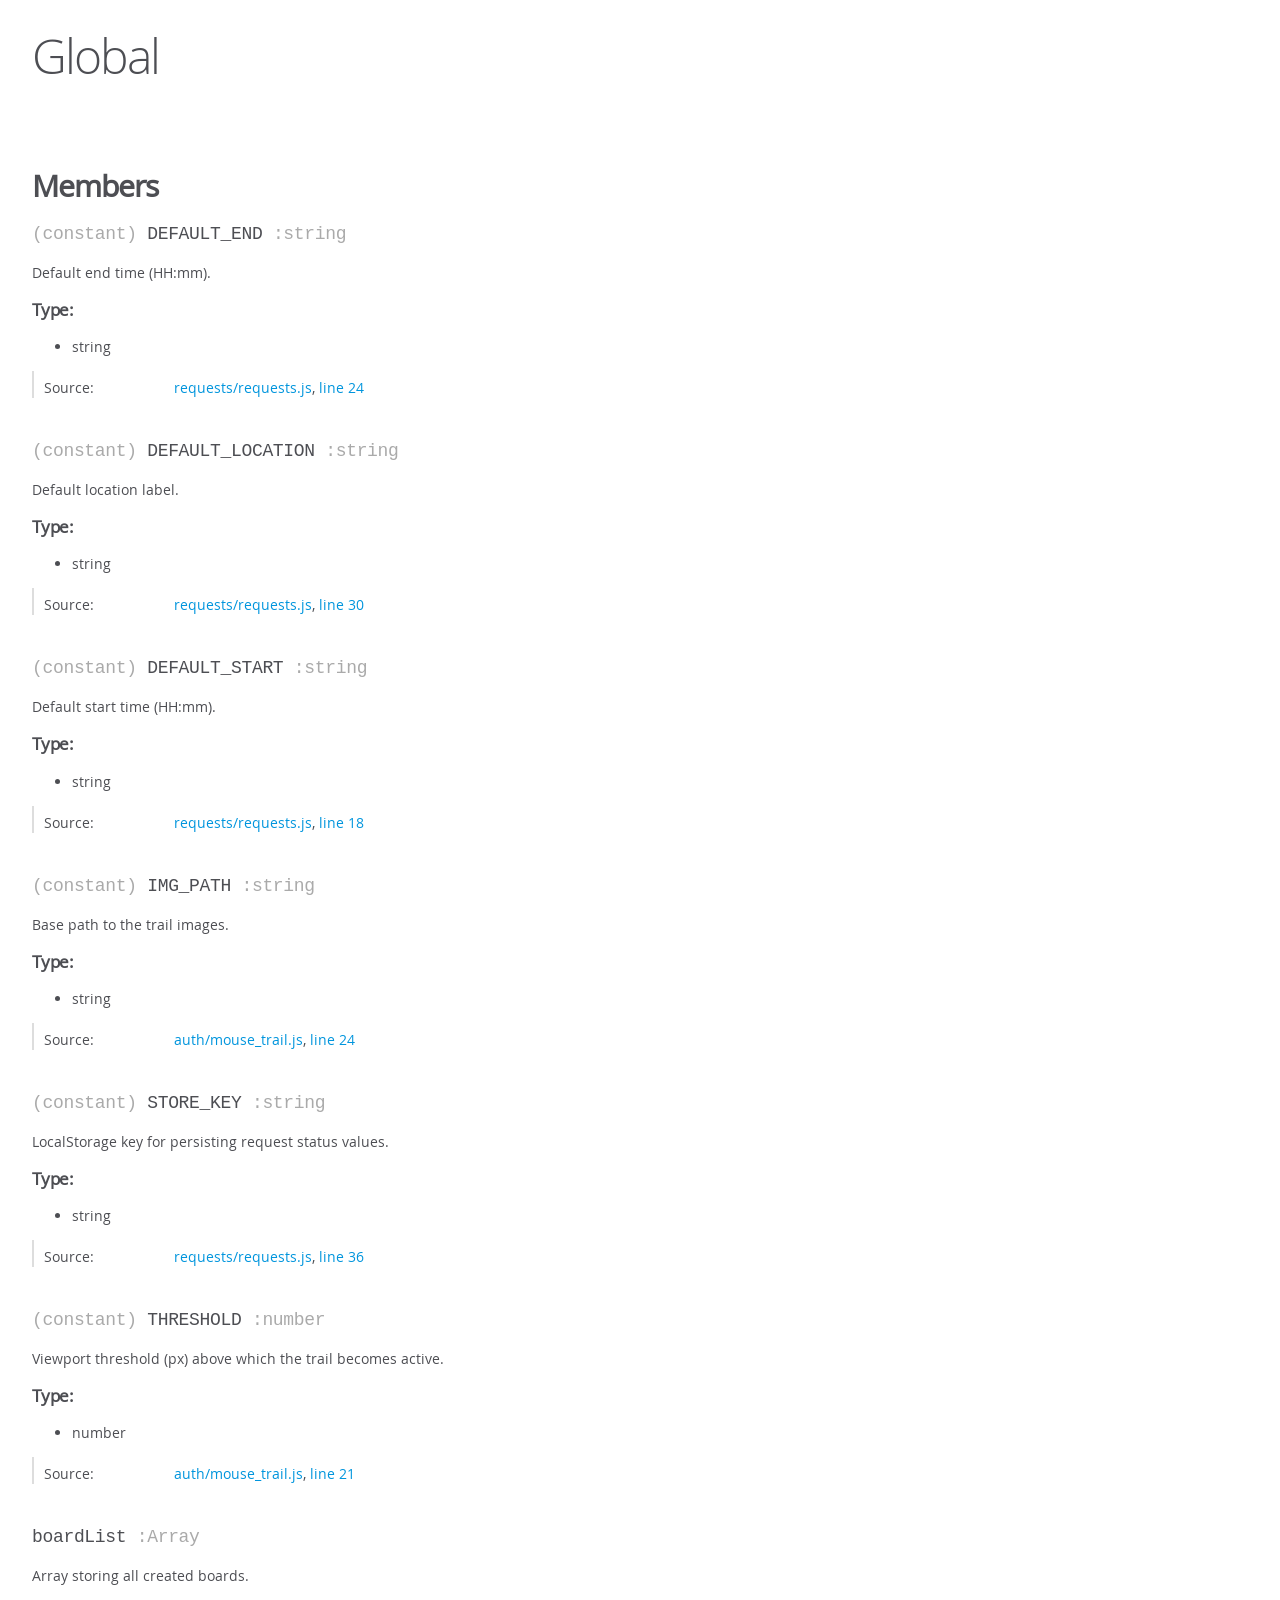
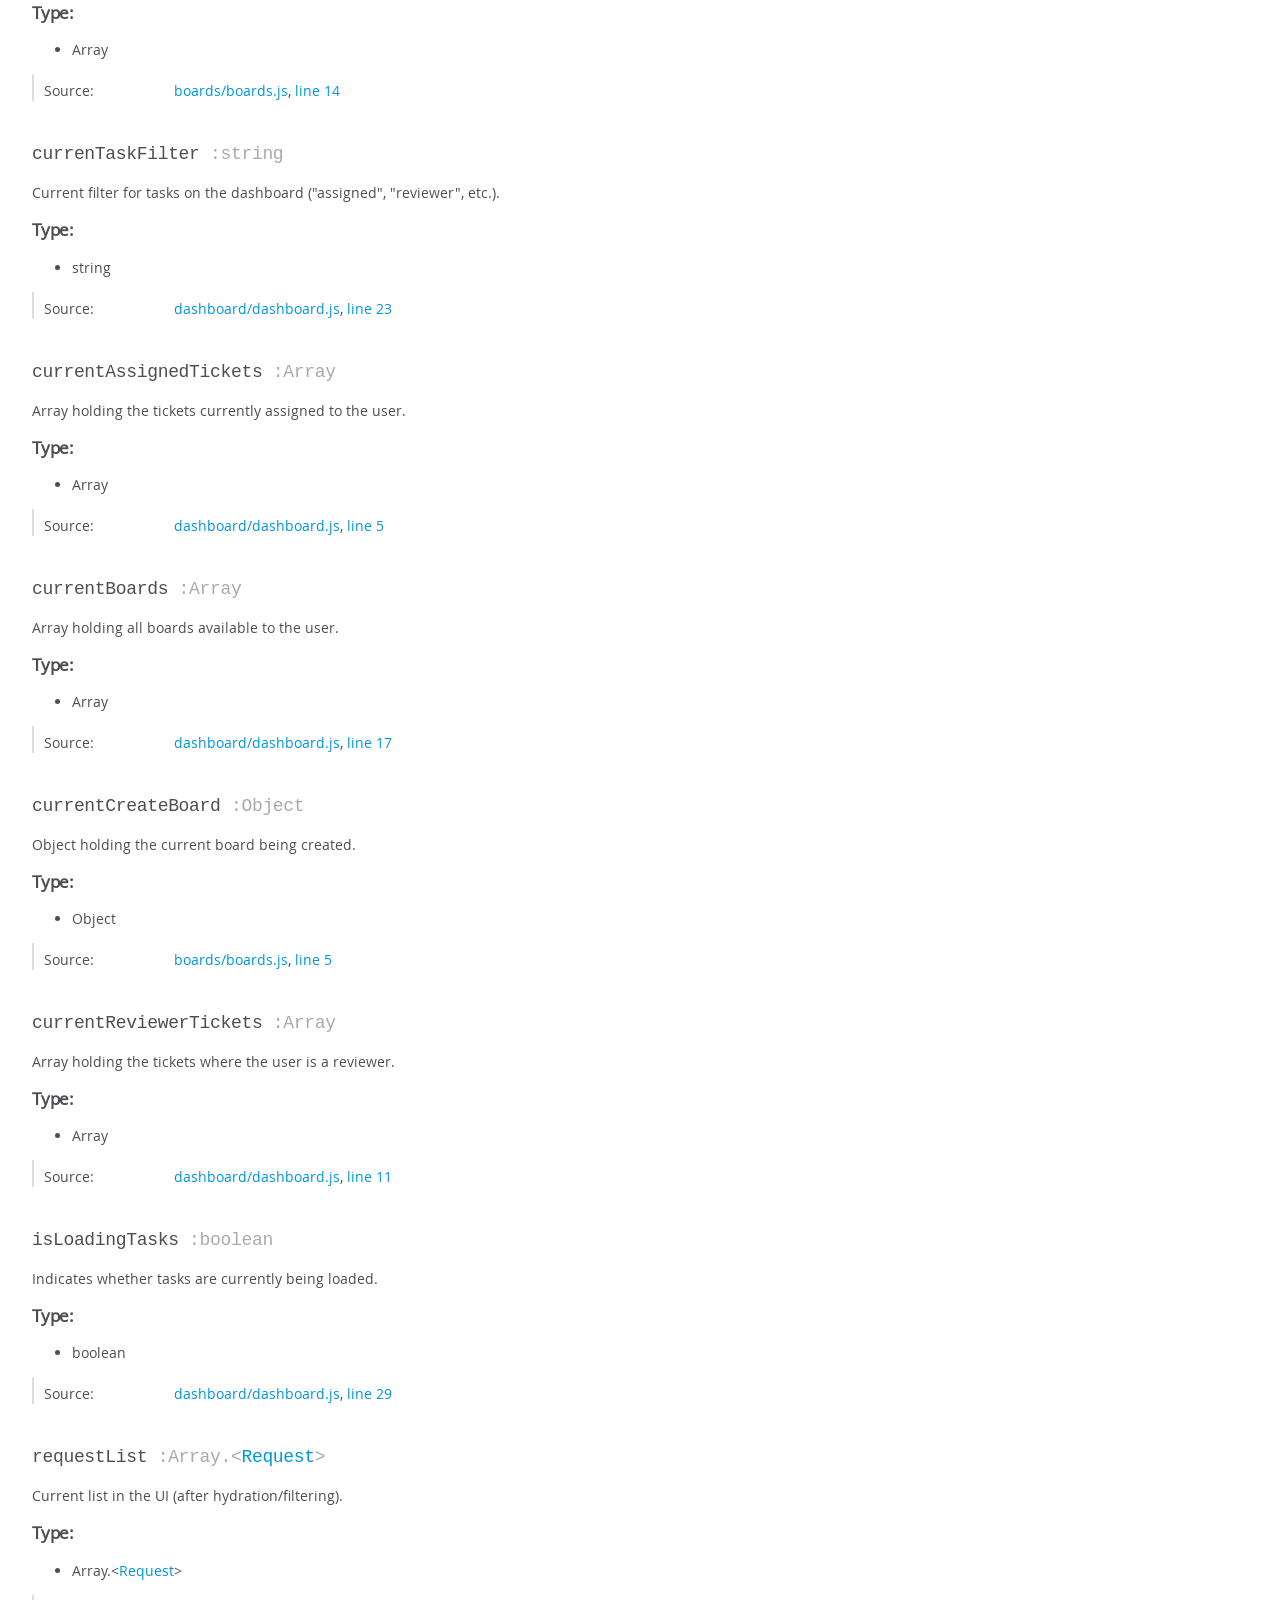
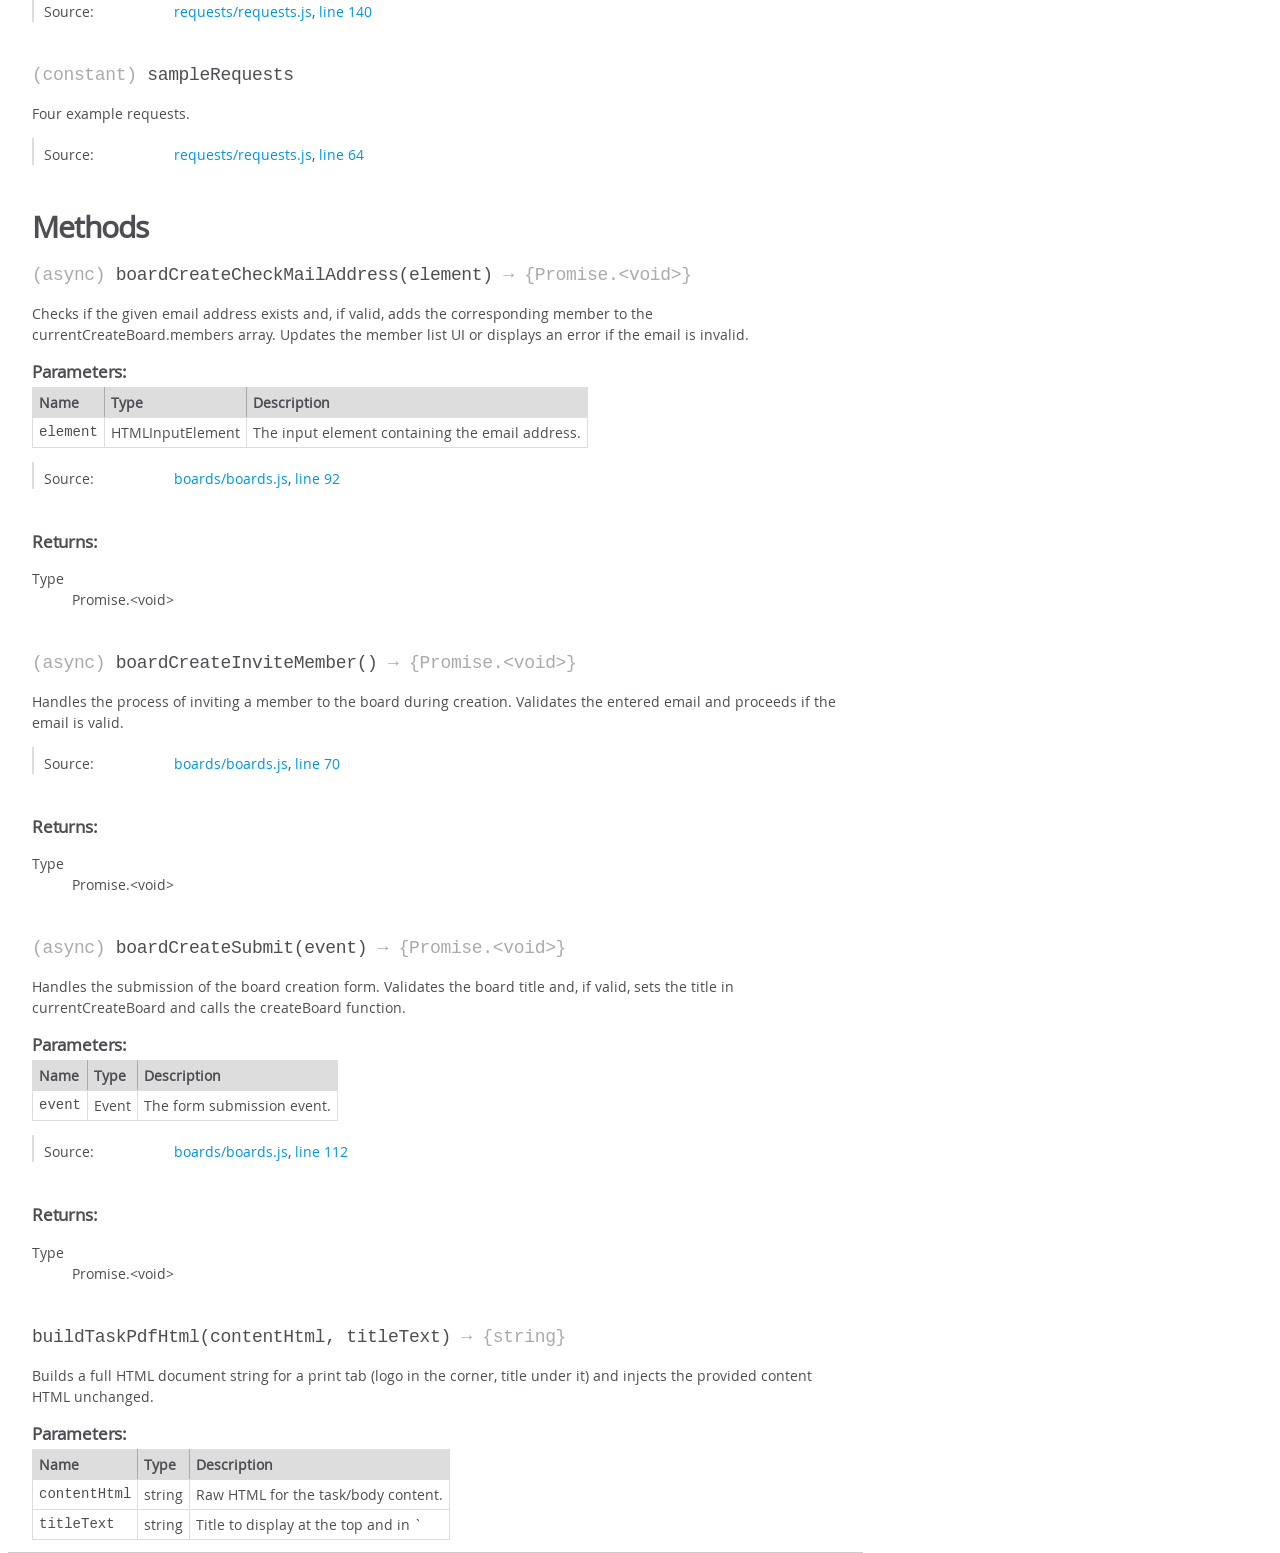
<file: jsdoc-out/global.html>
<!DOCTYPE html>
<html lang="en">
<head>
    <meta charset="utf-8">
    <title>JSDoc: Global</title>

    <script src="scripts/prettify/prettify.js"> </script>
    <script src="scripts/prettify/lang-css.js"> </script>
    <!--[if lt IE 9]>
      <script src="//html5shiv.googlecode.com/svn/trunk/html5.js"></script>
    <![endif]-->
    <link type="text/css" rel="stylesheet" href="styles/prettify-tomorrow.css">
    <link type="text/css" rel="stylesheet" href="styles/jsdoc-default.css">
</head>

<body>

<div id="main">

    <h1 class="page-title">Global</h1>

    




<section>

<header>
    
        <h2></h2>
        
    
</header>

<article>
    <div class="container-overview">
    
        

        


<dl class="details">

    

    

    

    

    

    

    

    

    

    

    

    

    

    

    

    
</dl>


        
    
    </div>

    

    

    

    

    

    

    
        <h3 class="subsection-title">Members</h3>

        
            
<h4 class="name" id="DEFAULT_END"><span class="type-signature">(constant) </span>DEFAULT_END<span class="type-signature"> :string</span></h4>




<div class="description">
    Default end time (HH:mm).
</div>



    <h5>Type:</h5>
    <ul>
        <li>
            
<span class="param-type">string</span>


        </li>
    </ul>





<dl class="details">

    

    

    

    

    

    

    

    

    

    

    

    

    
    <dt class="tag-source">Source:</dt>
    <dd class="tag-source"><ul class="dummy"><li>
        <a href="requests_requests.js.html">requests/requests.js</a>, <a href="requests_requests.js.html#line24">line 24</a>
    </li></ul></dd>
    

    

    

    
</dl>






        
            
<h4 class="name" id="DEFAULT_LOCATION"><span class="type-signature">(constant) </span>DEFAULT_LOCATION<span class="type-signature"> :string</span></h4>




<div class="description">
    Default location label.
</div>



    <h5>Type:</h5>
    <ul>
        <li>
            
<span class="param-type">string</span>


        </li>
    </ul>





<dl class="details">

    

    

    

    

    

    

    

    

    

    

    

    

    
    <dt class="tag-source">Source:</dt>
    <dd class="tag-source"><ul class="dummy"><li>
        <a href="requests_requests.js.html">requests/requests.js</a>, <a href="requests_requests.js.html#line30">line 30</a>
    </li></ul></dd>
    

    

    

    
</dl>






        
            
<h4 class="name" id="DEFAULT_START"><span class="type-signature">(constant) </span>DEFAULT_START<span class="type-signature"> :string</span></h4>




<div class="description">
    Default start time (HH:mm).
</div>



    <h5>Type:</h5>
    <ul>
        <li>
            
<span class="param-type">string</span>


        </li>
    </ul>





<dl class="details">

    

    

    

    

    

    

    

    

    

    

    

    

    
    <dt class="tag-source">Source:</dt>
    <dd class="tag-source"><ul class="dummy"><li>
        <a href="requests_requests.js.html">requests/requests.js</a>, <a href="requests_requests.js.html#line18">line 18</a>
    </li></ul></dd>
    

    

    

    
</dl>






        
            
<h4 class="name" id="IMG_PATH"><span class="type-signature">(constant) </span>IMG_PATH<span class="type-signature"> :string</span></h4>




<div class="description">
    Base path to the trail images.
</div>



    <h5>Type:</h5>
    <ul>
        <li>
            
<span class="param-type">string</span>


        </li>
    </ul>





<dl class="details">

    

    

    

    

    

    

    

    

    

    

    

    

    
    <dt class="tag-source">Source:</dt>
    <dd class="tag-source"><ul class="dummy"><li>
        <a href="auth_mouse_trail.js.html">auth/mouse_trail.js</a>, <a href="auth_mouse_trail.js.html#line24">line 24</a>
    </li></ul></dd>
    

    

    

    
</dl>






        
            
<h4 class="name" id="STORE_KEY"><span class="type-signature">(constant) </span>STORE_KEY<span class="type-signature"> :string</span></h4>




<div class="description">
    LocalStorage key for persisting request status values.
</div>



    <h5>Type:</h5>
    <ul>
        <li>
            
<span class="param-type">string</span>


        </li>
    </ul>





<dl class="details">

    

    

    

    

    

    

    

    

    

    

    

    

    
    <dt class="tag-source">Source:</dt>
    <dd class="tag-source"><ul class="dummy"><li>
        <a href="requests_requests.js.html">requests/requests.js</a>, <a href="requests_requests.js.html#line36">line 36</a>
    </li></ul></dd>
    

    

    

    
</dl>






        
            
<h4 class="name" id="THRESHOLD"><span class="type-signature">(constant) </span>THRESHOLD<span class="type-signature"> :number</span></h4>




<div class="description">
    Viewport threshold (px) above which the trail becomes active.
</div>



    <h5>Type:</h5>
    <ul>
        <li>
            
<span class="param-type">number</span>


        </li>
    </ul>





<dl class="details">

    

    

    

    

    

    

    

    

    

    

    

    

    
    <dt class="tag-source">Source:</dt>
    <dd class="tag-source"><ul class="dummy"><li>
        <a href="auth_mouse_trail.js.html">auth/mouse_trail.js</a>, <a href="auth_mouse_trail.js.html#line21">line 21</a>
    </li></ul></dd>
    

    

    

    
</dl>






        
            
<h4 class="name" id="boardList"><span class="type-signature"></span>boardList<span class="type-signature"> :Array</span></h4>




<div class="description">
    Array storing all created boards.
</div>



    <h5>Type:</h5>
    <ul>
        <li>
            
<span class="param-type">Array</span>


        </li>
    </ul>





<dl class="details">

    

    

    

    

    

    

    

    

    

    

    

    

    
    <dt class="tag-source">Source:</dt>
    <dd class="tag-source"><ul class="dummy"><li>
        <a href="boards_boards.js.html">boards/boards.js</a>, <a href="boards_boards.js.html#line14">line 14</a>
    </li></ul></dd>
    

    

    

    
</dl>






        
            
<h4 class="name" id="currenTaskFilter"><span class="type-signature"></span>currenTaskFilter<span class="type-signature"> :string</span></h4>




<div class="description">
    Current filter for tasks on the dashboard ("assigned", "reviewer", etc.).
</div>



    <h5>Type:</h5>
    <ul>
        <li>
            
<span class="param-type">string</span>


        </li>
    </ul>





<dl class="details">

    

    

    

    

    

    

    

    

    

    

    

    

    
    <dt class="tag-source">Source:</dt>
    <dd class="tag-source"><ul class="dummy"><li>
        <a href="dashboard_dashboard.js.html">dashboard/dashboard.js</a>, <a href="dashboard_dashboard.js.html#line23">line 23</a>
    </li></ul></dd>
    

    

    

    
</dl>






        
            
<h4 class="name" id="currentAssignedTickets"><span class="type-signature"></span>currentAssignedTickets<span class="type-signature"> :Array</span></h4>




<div class="description">
    Array holding the tickets currently assigned to the user.
</div>



    <h5>Type:</h5>
    <ul>
        <li>
            
<span class="param-type">Array</span>


        </li>
    </ul>





<dl class="details">

    

    

    

    

    

    

    

    

    

    

    

    

    
    <dt class="tag-source">Source:</dt>
    <dd class="tag-source"><ul class="dummy"><li>
        <a href="dashboard_dashboard.js.html">dashboard/dashboard.js</a>, <a href="dashboard_dashboard.js.html#line5">line 5</a>
    </li></ul></dd>
    

    

    

    
</dl>






        
            
<h4 class="name" id="currentBoards"><span class="type-signature"></span>currentBoards<span class="type-signature"> :Array</span></h4>




<div class="description">
    Array holding all boards available to the user.
</div>



    <h5>Type:</h5>
    <ul>
        <li>
            
<span class="param-type">Array</span>


        </li>
    </ul>





<dl class="details">

    

    

    

    

    

    

    

    

    

    

    

    

    
    <dt class="tag-source">Source:</dt>
    <dd class="tag-source"><ul class="dummy"><li>
        <a href="dashboard_dashboard.js.html">dashboard/dashboard.js</a>, <a href="dashboard_dashboard.js.html#line17">line 17</a>
    </li></ul></dd>
    

    

    

    
</dl>






        
            
<h4 class="name" id="currentCreateBoard"><span class="type-signature"></span>currentCreateBoard<span class="type-signature"> :Object</span></h4>




<div class="description">
    Object holding the current board being created.
</div>



    <h5>Type:</h5>
    <ul>
        <li>
            
<span class="param-type">Object</span>


        </li>
    </ul>





<dl class="details">

    

    

    

    

    

    

    

    

    

    

    

    

    
    <dt class="tag-source">Source:</dt>
    <dd class="tag-source"><ul class="dummy"><li>
        <a href="boards_boards.js.html">boards/boards.js</a>, <a href="boards_boards.js.html#line5">line 5</a>
    </li></ul></dd>
    

    

    

    
</dl>






        
            
<h4 class="name" id="currentReviewerTickets"><span class="type-signature"></span>currentReviewerTickets<span class="type-signature"> :Array</span></h4>




<div class="description">
    Array holding the tickets where the user is a reviewer.
</div>



    <h5>Type:</h5>
    <ul>
        <li>
            
<span class="param-type">Array</span>


        </li>
    </ul>





<dl class="details">

    

    

    

    

    

    

    

    

    

    

    

    

    
    <dt class="tag-source">Source:</dt>
    <dd class="tag-source"><ul class="dummy"><li>
        <a href="dashboard_dashboard.js.html">dashboard/dashboard.js</a>, <a href="dashboard_dashboard.js.html#line11">line 11</a>
    </li></ul></dd>
    

    

    

    
</dl>






        
            
<h4 class="name" id="isLoadingTasks"><span class="type-signature"></span>isLoadingTasks<span class="type-signature"> :boolean</span></h4>




<div class="description">
    Indicates whether tasks are currently being loaded.
</div>



    <h5>Type:</h5>
    <ul>
        <li>
            
<span class="param-type">boolean</span>


        </li>
    </ul>





<dl class="details">

    

    

    

    

    

    

    

    

    

    

    

    

    
    <dt class="tag-source">Source:</dt>
    <dd class="tag-source"><ul class="dummy"><li>
        <a href="dashboard_dashboard.js.html">dashboard/dashboard.js</a>, <a href="dashboard_dashboard.js.html#line29">line 29</a>
    </li></ul></dd>
    

    

    

    
</dl>






        
            
<h4 class="name" id="requestList"><span class="type-signature"></span>requestList<span class="type-signature"> :Array.&lt;<a href="global.html#Request">Request</a>></span></h4>




<div class="description">
    Current list in the UI (after hydration/filtering).
</div>



    <h5>Type:</h5>
    <ul>
        <li>
            
<span class="param-type">Array.&lt;<a href="global.html#Request">Request</a>></span>


        </li>
    </ul>





<dl class="details">

    

    

    

    

    

    

    

    

    

    

    

    

    
    <dt class="tag-source">Source:</dt>
    <dd class="tag-source"><ul class="dummy"><li>
        <a href="requests_requests.js.html">requests/requests.js</a>, <a href="requests_requests.js.html#line140">line 140</a>
    </li></ul></dd>
    

    

    

    
</dl>






        
            
<h4 class="name" id="sampleRequests"><span class="type-signature">(constant) </span>sampleRequests<span class="type-signature"></span></h4>




<div class="description">
    Four example requests.
</div>







<dl class="details">

    

    

    

    

    

    

    

    

    

    

    

    

    
    <dt class="tag-source">Source:</dt>
    <dd class="tag-source"><ul class="dummy"><li>
        <a href="requests_requests.js.html">requests/requests.js</a>, <a href="requests_requests.js.html#line64">line 64</a>
    </li></ul></dd>
    

    

    

    
</dl>






        
    

    
        <h3 class="subsection-title">Methods</h3>

        
            

    

    
    <h4 class="name" id="boardCreateCheckMailAddress"><span class="type-signature">(async) </span>boardCreateCheckMailAddress<span class="signature">(element)</span><span class="type-signature"> &rarr; {Promise.&lt;void>}</span></h4>
    

    



<div class="description">
    Checks if the given email address exists and, if valid,
adds the corresponding member to the currentCreateBoard.members array.
Updates the member list UI or displays an error if the email is invalid.
</div>









    <h5>Parameters:</h5>
    

<table class="params">
    <thead>
    <tr>
        
        <th>Name</th>
        

        <th>Type</th>

        

        

        <th class="last">Description</th>
    </tr>
    </thead>

    <tbody>
    

        <tr>
            
                <td class="name"><code>element</code></td>
            

            <td class="type">
            
                
<span class="param-type">HTMLInputElement</span>


            
            </td>

            

            

            <td class="description last">The input element containing the email address.</td>
        </tr>

    
    </tbody>
</table>






<dl class="details">

    

    

    

    

    

    

    

    

    

    

    

    

    
    <dt class="tag-source">Source:</dt>
    <dd class="tag-source"><ul class="dummy"><li>
        <a href="boards_boards.js.html">boards/boards.js</a>, <a href="boards_boards.js.html#line92">line 92</a>
    </li></ul></dd>
    

    

    

    
</dl>















<h5>Returns:</h5>

        


<dl>
    <dt>
        Type
    </dt>
    <dd>
        
<span class="param-type">Promise.&lt;void></span>


    </dd>
</dl>

    





        
            

    

    
    <h4 class="name" id="boardCreateInviteMember"><span class="type-signature">(async) </span>boardCreateInviteMember<span class="signature">()</span><span class="type-signature"> &rarr; {Promise.&lt;void>}</span></h4>
    

    



<div class="description">
    Handles the process of inviting a member to the board during creation.
Validates the entered email and proceeds if the email is valid.
</div>













<dl class="details">

    

    

    

    

    

    

    

    

    

    

    

    

    
    <dt class="tag-source">Source:</dt>
    <dd class="tag-source"><ul class="dummy"><li>
        <a href="boards_boards.js.html">boards/boards.js</a>, <a href="boards_boards.js.html#line70">line 70</a>
    </li></ul></dd>
    

    

    

    
</dl>















<h5>Returns:</h5>

        


<dl>
    <dt>
        Type
    </dt>
    <dd>
        
<span class="param-type">Promise.&lt;void></span>


    </dd>
</dl>

    





        
            

    

    
    <h4 class="name" id="boardCreateSubmit"><span class="type-signature">(async) </span>boardCreateSubmit<span class="signature">(event)</span><span class="type-signature"> &rarr; {Promise.&lt;void>}</span></h4>
    

    



<div class="description">
    Handles the submission of the board creation form.
Validates the board title and, if valid, sets the title in currentCreateBoard
and calls the createBoard function.
</div>









    <h5>Parameters:</h5>
    

<table class="params">
    <thead>
    <tr>
        
        <th>Name</th>
        

        <th>Type</th>

        

        

        <th class="last">Description</th>
    </tr>
    </thead>

    <tbody>
    

        <tr>
            
                <td class="name"><code>event</code></td>
            

            <td class="type">
            
                
<span class="param-type">Event</span>


            
            </td>

            

            

            <td class="description last">The form submission event.</td>
        </tr>

    
    </tbody>
</table>






<dl class="details">

    

    

    

    

    

    

    

    

    

    

    

    

    
    <dt class="tag-source">Source:</dt>
    <dd class="tag-source"><ul class="dummy"><li>
        <a href="boards_boards.js.html">boards/boards.js</a>, <a href="boards_boards.js.html#line112">line 112</a>
    </li></ul></dd>
    

    

    

    
</dl>















<h5>Returns:</h5>

        


<dl>
    <dt>
        Type
    </dt>
    <dd>
        
<span class="param-type">Promise.&lt;void></span>


    </dd>
</dl>

    





        
            

    

    
    <h4 class="name" id="buildTaskPdfHtml"><span class="type-signature"></span>buildTaskPdfHtml<span class="signature">(contentHtml, titleText)</span><span class="type-signature"> &rarr; {string}</span></h4>
    

    



<div class="description">
    Builds a full HTML document string for a print tab (logo in the corner, title under it)
and injects the provided content HTML unchanged.
</div>









    <h5>Parameters:</h5>
    

<table class="params">
    <thead>
    <tr>
        
        <th>Name</th>
        

        <th>Type</th>

        

        

        <th class="last">Description</th>
    </tr>
    </thead>

    <tbody>
    

        <tr>
            
                <td class="name"><code>contentHtml</code></td>
            

            <td class="type">
            
                
<span class="param-type">string</span>


            
            </td>

            

            

            <td class="description last">Raw HTML for the task/body content.</td>
        </tr>

    

        <tr>
            
                <td class="name"><code>titleText</code></td>
            

            <td class="type">
            
                
<span class="param-type">string</span>


            
            </td>

            

            

            <td class="description last">Title to display at the top and in `<title>`.</td>
        </tr>

    
    </tbody>
</table>






<dl class="details">

    

    

    

    

    

    

    

    

    

    

    

    

    
    <dt class="tag-source">Source:</dt>
    <dd class="tag-source"><ul class="dummy"><li>
        <a href="board_pdf_export.js.html">board/pdf_export.js</a>, <a href="board_pdf_export.js.html#line253">line 253</a>
    </li></ul></dd>
    

    

    

    
</dl>















<h5>Returns:</h5>

        
<div class="param-desc">
    Complete HTML document as a string.
</div>



<dl>
    <dt>
        Type
    </dt>
    <dd>
        
<span class="param-type">string</span>


    </dd>
</dl>

    





        
            

    

    
    <h4 class="name" id="cancelCreateBoard"><span class="type-signature"></span>cancelCreateBoard<span class="signature">()</span><span class="type-signature"></span></h4>
    

    



<div class="description">
    Cancels the board creation process, resets the currentCreateBoard object,
and closes the board creation dialog.
</div>













<dl class="details">

    

    

    

    

    

    

    

    

    

    

    

    

    
    <dt class="tag-source">Source:</dt>
    <dd class="tag-source"><ul class="dummy"><li>
        <a href="boards_boards.js.html">boards/boards.js</a>, <a href="boards_boards.js.html#line142">line 142</a>
    </li></ul></dd>
    

    

    

    
</dl>




















        
            

    

    
    <h4 class="name" id="createBoard"><span class="type-signature">(async) </span>createBoard<span class="signature">()</span><span class="type-signature"> &rarr; {Promise.&lt;void>}</span></h4>
    

    



<div class="description">
    Creates a new board by sending its data to the backend.
If creation fails, displays error messages; otherwise closes the dialog and refreshes the board list.
</div>













<dl class="details">

    

    

    

    

    

    

    

    

    

    

    

    

    
    <dt class="tag-source">Source:</dt>
    <dd class="tag-source"><ul class="dummy"><li>
        <a href="boards_boards.js.html">boards/boards.js</a>, <a href="boards_boards.js.html#line126">line 126</a>
    </li></ul></dd>
    

    

    

    
</dl>















<h5>Returns:</h5>

        


<dl>
    <dt>
        Type
    </dt>
    <dd>
        
<span class="param-type">Promise.&lt;void></span>


    </dd>
</dl>

    





        
            

    

    
    <h4 class="name" id="deleteBoard"><span class="type-signature">(async) </span>deleteBoard<span class="signature">()</span><span class="type-signature"> &rarr; {Promise.&lt;void>}</span></h4>
    

    



<div class="description">
    Deletes the current board by sending a DELETE request to the backend.
Closes the dialog, refreshes the board list, and removes any lasting toast messages.
</div>













<dl class="details">

    

    

    

    

    

    

    

    

    

    

    

    

    
    <dt class="tag-source">Source:</dt>
    <dd class="tag-source"><ul class="dummy"><li>
        <a href="boards_boards.js.html">boards/boards.js</a>, <a href="boards_boards.js.html#line245">line 245</a>
    </li></ul></dd>
    

    

    

    
</dl>















<h5>Returns:</h5>

        


<dl>
    <dt>
        Type
    </dt>
    <dd>
        
<span class="param-type">Promise.&lt;void></span>


    </dd>
</dl>

    





        
            

    

    
    <h4 class="name" id="downloadDebriefingPdf"><span class="type-signature"></span>downloadDebriefingPdf<span class="signature">()</span><span class="type-signature"> &rarr; {Promise.&lt;void>}</span></h4>
    

    



<div class="description">
    Aggregates the current board into a single PDF using html2pdf (client-side).
Requires `window.currentBoard` and loads `html2pdf` on demand if absent.
</div>













<dl class="details">

    

    

    

    

    

    

    

    

    

    

    

    

    
    <dt class="tag-source">Source:</dt>
    <dd class="tag-source"><ul class="dummy"><li>
        <a href="board_pdf_export.js.html">board/pdf_export.js</a>, <a href="board_pdf_export.js.html#line96">line 96</a>
    </li></ul></dd>
    

    

    

    
</dl>















<h5>Returns:</h5>

        
<div class="param-desc">
    Resolves after the PDF has been generated and downloaded.
</div>



<dl>
    <dt>
        Type
    </dt>
    <dd>
        
<span class="param-type">Promise.&lt;void></span>


    </dd>
</dl>

    





        
            

    

    
    <h4 class="name" id="drawPieChart"><span class="type-signature"></span>drawPieChart<span class="signature">(currentAssignedTickets)</span><span class="type-signature"></span></h4>
    

    



<div class="description">
    Draws a pie chart (doughnut) representing the status of assigned tickets.
If no tickets are assigned, displays a placeholder message.
</div>









    <h5>Parameters:</h5>
    

<table class="params">
    <thead>
    <tr>
        
        <th>Name</th>
        

        <th>Type</th>

        

        

        <th class="last">Description</th>
    </tr>
    </thead>

    <tbody>
    

        <tr>
            
                <td class="name"><code>currentAssignedTickets</code></td>
            

            <td class="type">
            
                
<span class="param-type">Array.&lt;number></span>


            
            </td>

            

            

            <td class="description last">Array with ticket counts for each status.</td>
        </tr>

    
    </tbody>
</table>






<dl class="details">

    

    

    

    

    

    

    

    

    

    

    

    

    
    <dt class="tag-source">Source:</dt>
    <dd class="tag-source"><ul class="dummy"><li>
        <a href="dashboard_dashboard_charts.js.html">dashboard/dashboard_charts.js</a>, <a href="dashboard_dashboard_charts.js.html#line6">line 6</a>
    </li></ul></dd>
    

    

    

    
</dl>




















        
            

    

    
    <h4 class="name" id="drawWaveChart"><span class="type-signature"></span>drawWaveChart<span class="signature">(progress)</span><span class="type-signature"></span></h4>
    

    



<div class="description">
    Draws a custom wave chart to visualize the progress percentage.
If progress is invalid, displays a fallback message.
</div>









    <h5>Parameters:</h5>
    

<table class="params">
    <thead>
    <tr>
        
        <th>Name</th>
        

        <th>Type</th>

        

        

        <th class="last">Description</th>
    </tr>
    </thead>

    <tbody>
    

        <tr>
            
                <td class="name"><code>progress</code></td>
            

            <td class="type">
            
                
<span class="param-type">number</span>


            
            </td>

            

            

            <td class="description last">The progress value (expected between 0 and 100).</td>
        </tr>

    
    </tbody>
</table>






<dl class="details">

    

    

    

    

    

    

    

    

    

    

    

    

    
    <dt class="tag-source">Source:</dt>
    <dd class="tag-source"><ul class="dummy"><li>
        <a href="dashboard_dashboard_charts.js.html">dashboard/dashboard_charts.js</a>, <a href="dashboard_dashboard_charts.js.html#line61">line 61</a>
    </li></ul></dd>
    

    

    

    
</dl>




















        
            

    

    
    <h4 class="name" id="escapeHtml"><span class="type-signature"></span>escapeHtml<span class="signature">(s<span class="signature-attributes">opt</span>)</span><span class="type-signature"> &rarr; {string}</span></h4>
    

    



<div class="description">
    Escapes HTML special characters in a string.
</div>









    <h5>Parameters:</h5>
    

<table class="params">
    <thead>
    <tr>
        
        <th>Name</th>
        

        <th>Type</th>

        
        <th>Attributes</th>
        

        
        <th>Default</th>
        

        <th class="last">Description</th>
    </tr>
    </thead>

    <tbody>
    

        <tr>
            
                <td class="name"><code>s</code></td>
            

            <td class="type">
            
                
<span class="param-type">string</span>


            
            </td>

            
                <td class="attributes">
                
                    &lt;optional><br>
                

                

                
                </td>
            

            
                <td class="default">
                
                    ''
                
                </td>
            

            <td class="description last">Raw string to escape.</td>
        </tr>

    
    </tbody>
</table>






<dl class="details">

    

    

    

    

    

    

    

    

    

    

    

    

    
    <dt class="tag-source">Source:</dt>
    <dd class="tag-source"><ul class="dummy"><li>
        <a href="board_pdf_export.js.html">board/pdf_export.js</a>, <a href="board_pdf_export.js.html#line239">line 239</a>
    </li></ul></dd>
    

    

    

    
</dl>















<h5>Returns:</h5>

        
<div class="param-desc">
    Escaped HTML-safe string.
</div>



<dl>
    <dt>
        Type
    </dt>
    <dd>
        
<span class="param-type">string</span>


    </dd>
</dl>

    





        
            

    

    
    <h4 class="name" id="exportTaskPdfFromCard"><span class="type-signature">(async) </span>exportTaskPdfFromCard<span class="signature">(ev, taskId)</span><span class="type-signature"> &rarr; {Promise.&lt;void>}</span></h4>
    

    



<div class="description">
    Exports a task as PDF directly from the card (SFL Debriefing boards only).
Opens a new tab with the browser print dialog; the user can "Save as PDF".
</div>









    <h5>Parameters:</h5>
    

<table class="params">
    <thead>
    <tr>
        
        <th>Name</th>
        

        <th>Type</th>

        

        

        <th class="last">Description</th>
    </tr>
    </thead>

    <tbody>
    

        <tr>
            
                <td class="name"><code>ev</code></td>
            

            <td class="type">
            
                
<span class="param-type">MouseEvent</span>


            
            </td>

            

            

            <td class="description last">The click event from the PDF button.</td>
        </tr>

    

        <tr>
            
                <td class="name"><code>taskId</code></td>
            

            <td class="type">
            
                
<span class="param-type">number</span>


            
            </td>

            

            

            <td class="description last">The identifier of the task to export.</td>
        </tr>

    
    </tbody>
</table>






<dl class="details">

    

    

    

    

    

    

    

    

    

    

    

    

    
    <dt class="tag-source">Source:</dt>
    <dd class="tag-source"><ul class="dummy"><li>
        <a href="board_board_templates.js.html">board/board_templates.js</a>, <a href="board_board_templates.js.html#line298">line 298</a>
    </li></ul></dd>
    

    

    

    
</dl>















<h5>Returns:</h5>

        
<div class="param-desc">
    Resolves when the export flow has been triggered.
</div>



<dl>
    <dt>
        Type
    </dt>
    <dd>
        
<span class="param-type">Promise.&lt;void></span>


    </dd>
</dl>

    





        
            

    

    
    <h4 class="name" id="formatDate"><span class="type-signature"></span>formatDate<span class="signature">(isoDate)</span><span class="type-signature"> &rarr; {string}</span></h4>
    

    



<div class="description">
    Formats an ISO date string into a human-readable date string (e.g., "April 21, 2025").
</div>









    <h5>Parameters:</h5>
    

<table class="params">
    <thead>
    <tr>
        
        <th>Name</th>
        

        <th>Type</th>

        

        

        <th class="last">Description</th>
    </tr>
    </thead>

    <tbody>
    

        <tr>
            
                <td class="name"><code>isoDate</code></td>
            

            <td class="type">
            
                
<span class="param-type">string</span>


            
            </td>

            

            

            <td class="description last">The ISO date string to format.</td>
        </tr>

    
    </tbody>
</table>






<dl class="details">

    

    

    

    

    

    

    

    

    

    

    

    

    
    <dt class="tag-source">Source:</dt>
    <dd class="tag-source"><ul class="dummy"><li>
        <a href="dashboard_dashboard.js.html">dashboard/dashboard.js</a>, <a href="dashboard_dashboard.js.html#line288">line 288</a>
    </li></ul></dd>
    

    

    

    
</dl>















<h5>Returns:</h5>

        
<div class="param-desc">
    The formatted date string in "Month Day, Year" format.
</div>



<dl>
    <dt>
        Type
    </dt>
    <dd>
        
<span class="param-type">string</span>


    </dd>
</dl>

    





        
            

    

    
    <h4 class="name" id="formatDateNice"><span class="type-signature"></span>formatDateNice<span class="signature">(iso)</span><span class="type-signature"> &rarr; {string}</span></h4>
    

    



<div class="description">
    Formats an ISO date string into a human-friendly label like "Friday, 5.9.2025".
</div>









    <h5>Parameters:</h5>
    

<table class="params">
    <thead>
    <tr>
        
        <th>Name</th>
        

        <th>Type</th>

        

        

        <th class="last">Description</th>
    </tr>
    </thead>

    <tbody>
    

        <tr>
            
                <td class="name"><code>iso</code></td>
            

            <td class="type">
            
                
<span class="param-type">string</span>


            
            </td>

            

            

            <td class="description last">ISO date string (YYYY-MM-DD).</td>
        </tr>

    
    </tbody>
</table>






<dl class="details">

    

    

    

    

    

    

    

    

    

    

    

    

    
    <dt class="tag-source">Source:</dt>
    <dd class="tag-source"><ul class="dummy"><li>
        <a href="requests_requests.js.html">requests/requests.js</a>, <a href="requests_requests.js.html#line148">line 148</a>
    </li></ul></dd>
    

    

    

    
</dl>















<h5>Returns:</h5>

        
<div class="param-desc">
    Human-readable date.
</div>



<dl>
    <dt>
        Type
    </dt>
    <dd>
        
<span class="param-type">string</span>


    </dd>
</dl>

    





        
            

    

    
    <h4 class="name" id="getAndRenderBoardList"><span class="type-signature">(async) </span>getAndRenderBoardList<span class="signature">()</span><span class="type-signature"> &rarr; {Promise.&lt;void>}</span></h4>
    

    



<div class="description">
    Asynchronously fetches all boards and renders the board list if available.
Updates the global boardList variable.
</div>













<dl class="details">

    

    

    

    

    

    

    

    

    

    

    

    

    
    <dt class="tag-source">Source:</dt>
    <dd class="tag-source"><ul class="dummy"><li>
        <a href="boards_boards.js.html">boards/boards.js</a>, <a href="boards_boards.js.html#line29">line 29</a>
    </li></ul></dd>
    

    

    

    
</dl>















<h5>Returns:</h5>

        


<dl>
    <dt>
        Type
    </dt>
    <dd>
        
<span class="param-type">Promise.&lt;void></span>


    </dd>
</dl>

    





        
            

    

    
    <h4 class="name" id="getAndRenderRequestList"><span class="type-signature">(async) </span>getAndRenderRequestList<span class="signature">()</span><span class="type-signature"> &rarr; {Promise.&lt;void>}</span></h4>
    

    



<div class="description">
    Initializes (fetches demo data) and renders the request list.
No backend is called; uses <a href="global.html#sampleRequests">sampleRequests</a>.
</div>













<dl class="details">

    

    

    

    

    

    

    

    

    

    

    

    

    
    <dt class="tag-source">Source:</dt>
    <dd class="tag-source"><ul class="dummy"><li>
        <a href="requests_requests.js.html">requests/requests.js</a>, <a href="requests_requests.js.html#line190">line 190</a>
    </li></ul></dd>
    

    

    

    
</dl>















<h5>Returns:</h5>

        


<dl>
    <dt>
        Type
    </dt>
    <dd>
        
<span class="param-type">Promise.&lt;void></span>


    </dd>
</dl>

    





        
            

    

    
    <h4 class="name" id="getAssignedTasks"><span class="type-signature">(async) </span>getAssignedTasks<span class="signature">()</span><span class="type-signature"> &rarr; {Promise.&lt;void>}</span></h4>
    

    



<div class="description">
    Fetches the list of assigned tasks from the backend and updates the currentAssignedTickets array.
Logs a warning if the request fails.
</div>













<dl class="details">

    

    

    

    

    

    

    

    

    

    

    

    

    
    <dt class="tag-source">Source:</dt>
    <dd class="tag-source"><ul class="dummy"><li>
        <a href="dashboard_dashboard.js.html">dashboard/dashboard.js</a>, <a href="dashboard_dashboard.js.html#line70">line 70</a>
    </li></ul></dd>
    

    

    

    
</dl>















<h5>Returns:</h5>

        


<dl>
    <dt>
        Type
    </dt>
    <dd>
        
<span class="param-type">Promise.&lt;void></span>


    </dd>
</dl>

    





        
            

    

    
    <h4 class="name" id="getBoardCardMoveBtnTemplate"><span class="type-signature"></span>getBoardCardMoveBtnTemplate<span class="signature">(task)</span><span class="type-signature"> &rarr; {string}</span></h4>
    

    



<div class="description">
    Generates the HTML template for the move button group of a board task card.

Provides buttons to move a task to the previous or next status
(e.g., "to-do", "in-progress", "review", "done").
Only valid moves are rendered based on the current status.
</div>









    <h5>Parameters:</h5>
    

<table class="params">
    <thead>
    <tr>
        
        <th>Name</th>
        

        <th>Type</th>

        

        

        <th class="last">Description</th>
    </tr>
    </thead>

    <tbody>
    

        <tr>
            
                <td class="name"><code>task</code></td>
            

            <td class="type">
            
                
<span class="param-type"><a href="global.html#Task">Task</a></span>


            
            </td>

            

            

            <td class="description last">The task to move.</td>
        </tr>

    
    </tbody>
</table>






<dl class="details">

    

    

    

    

    

    

    

    

    

    

    

    

    
    <dt class="tag-source">Source:</dt>
    <dd class="tag-source"><ul class="dummy"><li>
        <a href="board_board_templates.js.html">board/board_templates.js</a>, <a href="board_board_templates.js.html#line226">line 226</a>
    </li></ul></dd>
    

    

    

    
</dl>















<h5>Returns:</h5>

        
<div class="param-desc">
    HTML string representing the move button dropdown for the task card.
</div>



<dl>
    <dt>
        Type
    </dt>
    <dd>
        
<span class="param-type">string</span>


    </dd>
</dl>

    




    <h5>Example</h5>
    
    <pre class="prettyprint"><code>getBoardCardMoveBtnTemplate({ id: 1, status: 'review', title: '', description: '', priority: 'low', assignee: null });</code></pre>



        
            

    

    
    <h4 class="name" id="getBoardCardTemplate"><span class="type-signature"></span>getBoardCardTemplate<span class="signature">(task)</span><span class="type-signature"> &rarr; {string}</span></h4>
    

    



<div class="description">
    Generates the HTML template for a task card on the Kanban board column.

Shows the task's title, priority icon, assignee (profile circle or default icon),
a short preview of the description (HTML stripped), an optional PDF button
(only for SFL Debriefing boards), and the move button group.
Clicking the card opens the task detail dialog.
</div>









    <h5>Parameters:</h5>
    

<table class="params">
    <thead>
    <tr>
        
        <th>Name</th>
        

        <th>Type</th>

        

        

        <th class="last">Description</th>
    </tr>
    </thead>

    <tbody>
    

        <tr>
            
                <td class="name"><code>task</code></td>
            

            <td class="type">
            
                
<span class="param-type"><a href="global.html#Task">Task</a></span>


            
            </td>

            

            

            <td class="description last">The task to render.</td>
        </tr>

    
    </tbody>
</table>






<dl class="details">

    

    

    

    

    

    

    

    

    

    

    

    

    
    <dt class="tag-source">Source:</dt>
    <dd class="tag-source"><ul class="dummy"><li>
        <a href="board_board_templates.js.html">board/board_templates.js</a>, <a href="board_board_templates.js.html#line185">line 185</a>
    </li></ul></dd>
    

    

    

    
</dl>















<h5>Returns:</h5>

        
<div class="param-desc">
    HTML string representing the task card in the board column.
</div>



<dl>
    <dt>
        Type
    </dt>
    <dd>
        
<span class="param-type">string</span>


    </dd>
</dl>

    




    <h5>Example</h5>
    
    <pre class="prettyprint"><code>getBoardCardTemplate({ id: 1, title: 'Task', description: '&lt;p>Text&lt;/p>', status: 'to-do', priority: 'high', assignee: null });</code></pre>



        
            

    

    
    <h4 class="name" id="getBoardlistEntrieTemplate"><span class="type-signature"></span>getBoardlistEntrieTemplate<span class="signature">(board)</span><span class="type-signature"> &rarr; {string}</span></h4>
    

    



<div class="description">
    Returns the HTML template for a single board entry in the board list.
</div>









    <h5>Parameters:</h5>
    

<table class="params">
    <thead>
    <tr>
        
        <th>Name</th>
        

        <th>Type</th>

        

        

        <th class="last">Description</th>
    </tr>
    </thead>

    <tbody>
    

        <tr>
            
                <td class="name"><code>board</code></td>
            

            <td class="type">
            
                
<span class="param-type">Object</span>


            
            </td>

            

            

            <td class="description last">The board object containing board details.</td>
        </tr>

    
    </tbody>
</table>






<dl class="details">

    

    

    

    

    

    

    

    

    

    

    

    

    
    <dt class="tag-source">Source:</dt>
    <dd class="tag-source"><ul class="dummy"><li>
        <a href="boards_boards.js.html">boards/boards.js</a>, <a href="boards_boards.js.html#line194">line 194</a>
    </li></ul></dd>
    

    

    

    
</dl>















<h5>Returns:</h5>

        
<div class="param-desc">
    The HTML string representing the board entry.
</div>



<dl>
    <dt>
        Type
    </dt>
    <dd>
        
<span class="param-type">string</span>


    </dd>
</dl>

    





        
            

    

    
    <h4 class="name" id="getBoards"><span class="type-signature">(async) </span>getBoards<span class="signature">()</span><span class="type-signature"> &rarr; {Promise.&lt;(Array|null)>}</span></h4>
    

    



<div class="description">
    Asynchronously fetches the list of boards from the backend API.
</div>













<dl class="details">

    

    

    

    

    

    

    

    

    

    

    

    

    
    <dt class="tag-source">Source:</dt>
    <dd class="tag-source"><ul class="dummy"><li>
        <a href="boards_boards.js.html">boards/boards.js</a>, <a href="boards_boards.js.html#line40">line 40</a>
    </li></ul></dd>
    

    

    

    
</dl>















<h5>Returns:</h5>

        
<div class="param-desc">
    Returns an array of boards if successful, otherwise null.
</div>



<dl>
    <dt>
        Type
    </dt>
    <dd>
        
<span class="param-type">Promise.&lt;(Array|null)></span>


    </dd>
</dl>

    





        
            

    

    
    <h4 class="name" id="getBoards"><span class="type-signature">(async) </span>getBoards<span class="signature">()</span><span class="type-signature"> &rarr; {Promise.&lt;void>}</span></h4>
    

    



<div class="description">
    Fetches the list of boards from the backend and updates the currentBoards array.
Logs a warning if the request fails.
</div>













<dl class="details">

    

    

    

    

    

    

    

    

    

    

    

    

    
    <dt class="tag-source">Source:</dt>
    <dd class="tag-source"><ul class="dummy"><li>
        <a href="dashboard_dashboard.js.html">dashboard/dashboard.js</a>, <a href="dashboard_dashboard.js.html#line55">line 55</a>
    </li></ul></dd>
    

    

    

    
</dl>















<h5>Returns:</h5>

        


<dl>
    <dt>
        Type
    </dt>
    <dd>
        
<span class="param-type">Promise.&lt;void></span>


    </dd>
</dl>

    





        
            

    

    
    <h4 class="name" id="getDetailTaskPersonTemplate"><span class="type-signature"></span>getDetailTaskPersonTemplate<span class="signature">(member)</span><span class="type-signature"> &rarr; {string}</span></h4>
    

    



<div class="description">
    Returns the HTML template for displaying a task member (assignee or reviewer).

If a member is provided, shows their initials in a profile circle and their full name.
If no member is provided, shows a default user icon and the label "unassigned".
</div>









    <h5>Parameters:</h5>
    

<table class="params">
    <thead>
    <tr>
        
        <th>Name</th>
        

        <th>Type</th>

        

        

        <th class="last">Description</th>
    </tr>
    </thead>

    <tbody>
    

        <tr>
            
                <td class="name"><code>member</code></td>
            

            <td class="type">
            
                
<span class="param-type"><a href="global.html#Member">Member</a></span>
|

<span class="param-type">null</span>


            
            </td>

            

            

            <td class="description last">The member object (or `null` if unassigned).</td>
        </tr>

    
    </tbody>
</table>






<dl class="details">

    

    

    

    

    

    

    

    

    

    

    

    

    
    <dt class="tag-source">Source:</dt>
    <dd class="tag-source"><ul class="dummy"><li>
        <a href="board_board_templates.js.html">board/board_templates.js</a>, <a href="board_board_templates.js.html#line94">line 94</a>
    </li></ul></dd>
    

    

    

    
</dl>















<h5>Returns:</h5>

        
<div class="param-desc">
    HTML string representing the member or an "unassigned" placeholder.
</div>



<dl>
    <dt>
        Type
    </dt>
    <dd>
        
<span class="param-type">string</span>


    </dd>
</dl>

    




    <h5>Example</h5>
    
    <pre class="prettyprint"><code>getDetailTaskPersonTemplate({ fullname: 'Jane Doe' });
// -> "&lt;div class=\"profile_circle ...\">JD&lt;/div>&lt;p>Jane Doe&lt;/p>"</code></pre>



        
            

    

    
    <h4 class="name" id="getMemberListTemplate"><span class="type-signature"></span>getMemberListTemplate<span class="signature">(currentBoard)</span><span class="type-signature"> &rarr; {string}</span></h4>
    

    



<div class="description">
    Generates the HTML for the board member profile circles list.

Shows up to 4 member initials. If there are more than 4 members,
displays a "+X" indicator for the remaining members.
</div>









    <h5>Parameters:</h5>
    

<table class="params">
    <thead>
    <tr>
        
        <th>Name</th>
        

        <th>Type</th>

        

        

        <th class="last">Description</th>
    </tr>
    </thead>

    <tbody>
    

        <tr>
            
                <td class="name"><code>currentBoard</code></td>
            

            <td class="type">
            
                
<span class="param-type"><a href="global.html#Board">Board</a></span>


            
            </td>

            

            

            <td class="description last">The board object containing members.</td>
        </tr>

    
    </tbody>
</table>






<dl class="details">

    

    

    

    

    

    

    

    

    

    

    

    

    
    <dt class="tag-source">Source:</dt>
    <dd class="tag-source"><ul class="dummy"><li>
        <a href="board_board_templates.js.html">board/board_templates.js</a>, <a href="board_board_templates.js.html#line66">line 66</a>
    </li></ul></dd>
    

    

    

    
</dl>















<h5>Returns:</h5>

        
<div class="param-desc">
    HTML string for rendering the member profile circles.
</div>



<dl>
    <dt>
        Type
    </dt>
    <dd>
        
<span class="param-type">string</span>


    </dd>
</dl>

    




    <h5>Example</h5>
    
    <pre class="prettyprint"><code>const html = getMemberListTemplate({ members: [{ fullname: 'Jane Doe' }] });
// -> "&lt;li>&lt;div class=\"profile_circle color_J\">JD&lt;/div>&lt;/li>"</code></pre>



        
            

    

    
    <h4 class="name" id="getNearestDueDateTask"><span class="type-signature"></span>getNearestDueDateTask<span class="signature">()</span><span class="type-signature"> &rarr; {Object|null}</span></h4>
    

    



<div class="description">
    Finds and returns the assigned task with the nearest due date that is not overdue.
</div>













<dl class="details">

    

    

    

    

    

    

    

    

    

    

    

    

    
    <dt class="tag-source">Source:</dt>
    <dd class="tag-source"><ul class="dummy"><li>
        <a href="dashboard_dashboard.js.html">dashboard/dashboard.js</a>, <a href="dashboard_dashboard.js.html#line265">line 265</a>
    </li></ul></dd>
    

    

    

    
</dl>















<h5>Returns:</h5>

        
<div class="param-desc">
    The task object with the nearest upcoming due date, or null if none found.
</div>



<dl>
    <dt>
        Type
    </dt>
    <dd>
        
<span class="param-type">Object</span>
|

<span class="param-type">null</span>


    </dd>
</dl>

    





        
            

    

    
    <h4 class="name" id="getPdfCss"><span class="type-signature"></span>getPdfCss<span class="signature">(vars)</span><span class="type-signature"> &rarr; {string}</span></h4>
    

    



<div class="description">
    Generates the CSS string used inside the print popup for styling.
Adjusts top padding based on logo presence and position.
</div>









    <h5>Parameters:</h5>
    

<table class="params">
    <thead>
    <tr>
        
        <th>Name</th>
        

        <th>Type</th>

        

        

        <th class="last">Description</th>
    </tr>
    </thead>

    <tbody>
    

        <tr>
            
                <td class="name"><code>vars</code></td>
            

            <td class="type">
            
                
<span class="param-type">Record.&lt;string, string></span>


            
            </td>

            

            

            <td class="description last">Name→value map of theme variables (from <a href="global.html#readCssVars">readCssVars</a>).</td>
        </tr>

    

        <tr>
            
                <td class="name"><code></code></td>
            

            <td class="type">
            
            </td>

            

            

            <td class="description last"></td>
        </tr>

    
    </tbody>
</table>






<dl class="details">

    

    

    

    

    

    

    

    

    

    

    

    

    
    <dt class="tag-source">Source:</dt>
    <dd class="tag-source"><ul class="dummy"><li>
        <a href="board_pdf_export.js.html">board/pdf_export.js</a>, <a href="board_pdf_export.js.html#line168">line 168</a>
    </li></ul></dd>
    

    

    

    
</dl>















<h5>Returns:</h5>

        
<div class="param-desc">
    A full CSS stylesheet to embed in the generated HTML.
</div>



<dl>
    <dt>
        Type
    </dt>
    <dd>
        
<span class="param-type">string</span>


    </dd>
</dl>

    





        
            

    

    
    <h4 class="name" id="getPieChartData"><span class="type-signature"></span>getPieChartData<span class="signature">(currentAssignedTickets)</span><span class="type-signature"> &rarr; {Array.&lt;number>}</span></h4>
    

    



<div class="description">
    Returns an array of ticket counts for each status used in the pie chart.
</div>









    <h5>Parameters:</h5>
    

<table class="params">
    <thead>
    <tr>
        
        <th>Name</th>
        

        <th>Type</th>

        

        

        <th class="last">Description</th>
    </tr>
    </thead>

    <tbody>
    

        <tr>
            
                <td class="name"><code>currentAssignedTickets</code></td>
            

            <td class="type">
            
                
<span class="param-type">Array.&lt;Object></span>


            
            </td>

            

            

            <td class="description last">Array of ticket objects with a status property.</td>
        </tr>

    
    </tbody>
</table>






<dl class="details">

    

    

    

    

    

    

    

    

    

    

    

    

    
    <dt class="tag-source">Source:</dt>
    <dd class="tag-source"><ul class="dummy"><li>
        <a href="dashboard_dashboard_charts.js.html">dashboard/dashboard_charts.js</a>, <a href="dashboard_dashboard_charts.js.html#line47">line 47</a>
    </li></ul></dd>
    

    

    

    
</dl>















<h5>Returns:</h5>

        
<div class="param-desc">
    Array with counts for ['to-do', 'in-progress', 'review', 'done'].
</div>



<dl>
    <dt>
        Type
    </dt>
    <dd>
        
<span class="param-type">Array.&lt;number></span>


    </dd>
</dl>

    





        
            

    

    
    <h4 class="name" id="getRequestListEntryTemplate"><span class="type-signature"></span>getRequestListEntryTemplate<span class="signature">(r)</span><span class="type-signature"> &rarr; {string}</span></h4>
    

    



<div class="description">
    Renders a single table row for a request.
</div>









    <h5>Parameters:</h5>
    

<table class="params">
    <thead>
    <tr>
        
        <th>Name</th>
        

        <th>Type</th>

        

        

        <th class="last">Description</th>
    </tr>
    </thead>

    <tbody>
    

        <tr>
            
                <td class="name"><code>r</code></td>
            

            <td class="type">
            
                
<span class="param-type"><a href="global.html#Request">Request</a></span>


            
            </td>

            

            

            <td class="description last">Request entry.</td>
        </tr>

    
    </tbody>
</table>






<dl class="details">

    

    

    

    

    

    

    

    

    

    

    

    

    
    <dt class="tag-source">Source:</dt>
    <dd class="tag-source"><ul class="dummy"><li>
        <a href="requests_requests.js.html">requests/requests.js</a>, <a href="requests_requests.js.html#line232">line 232</a>
    </li></ul></dd>
    

    

    
    <dt class="tag-see">See:</dt>
    <dd class="tag-see">
        <ul>
            <li><a href="global.html#renderStatusBtn">renderStatusBtn</a></li>
        </ul>
    </dd>
    

    
</dl>















<h5>Returns:</h5>

        
<div class="param-desc">
    HTML string for the `<tr>`.
</div>



<dl>
    <dt>
        Type
    </dt>
    <dd>
        
<span class="param-type">string</span>


    </dd>
</dl>

    





        
            

    

    
    <h4 class="name" id="getReviewerTasks"><span class="type-signature">(async) </span>getReviewerTasks<span class="signature">()</span><span class="type-signature"> &rarr; {Promise.&lt;void>}</span></h4>
    

    



<div class="description">
    Fetches the list of reviewer tasks from the backend and updates the currentReviewerTickets array.
Logs a warning if the request fails.
</div>













<dl class="details">

    

    

    

    

    

    

    

    

    

    

    

    

    
    <dt class="tag-source">Source:</dt>
    <dd class="tag-source"><ul class="dummy"><li>
        <a href="dashboard_dashboard.js.html">dashboard/dashboard.js</a>, <a href="dashboard_dashboard.js.html#line85">line 85</a>
    </li></ul></dd>
    

    

    

    
</dl>















<h5>Returns:</h5>

        


<dl>
    <dt>
        Type
    </dt>
    <dd>
        
<span class="param-type">Promise.&lt;void></span>


    </dd>
</dl>

    





        
            

    

    
    <h4 class="name" id="getSingleCommmentTemplate"><span class="type-signature"></span>getSingleCommmentTemplate<span class="signature">(comment)</span><span class="type-signature"> &rarr; {string}</span></h4>
    

    



<div class="description">
    Generates the HTML template for a single comment in the comment list.

Displays the author's initials, name, time since creation, and comment content.
If the comment was authored by the current user, includes a delete button.
</div>









    <h5>Parameters:</h5>
    

<table class="params">
    <thead>
    <tr>
        
        <th>Name</th>
        

        <th>Type</th>

        

        

        <th class="last">Description</th>
    </tr>
    </thead>

    <tbody>
    

        <tr>
            
                <td class="name"><code>comment</code></td>
            

            <td class="type">
            
                
<span class="param-type"><a href="global.html#Comment">Comment</a></span>


            
            </td>

            

            

            <td class="description last">The comment object.</td>
        </tr>

    
    </tbody>
</table>






<dl class="details">

    

    

    

    

    

    

    

    

    

    

    

    

    
    <dt class="tag-source">Source:</dt>
    <dd class="tag-source"><ul class="dummy"><li>
        <a href="board_board_templates.js.html">board/board_templates.js</a>, <a href="board_board_templates.js.html#line117">line 117</a>
    </li></ul></dd>
    

    

    

    
</dl>















<h5>Returns:</h5>

        
<div class="param-desc">
    HTML string representing a single comment entry.
</div>



<dl>
    <dt>
        Type
    </dt>
    <dd>
        
<span class="param-type">string</span>


    </dd>
</dl>

    




    <h5>Example</h5>
    
    <pre class="prettyprint"><code>getSingleCommmentTemplate({ id: 1, author: 'Jane Doe', created_at: new Date().toISOString(), content: 'Great!' });</code></pre>



        
            

    

    
    <h4 class="name" id="getSingleTaskTemplate"><span class="type-signature"></span>getSingleTaskTemplate<span class="signature">(task)</span><span class="type-signature"> &rarr; {string}</span></h4>
    

    



<div class="description">
    Generates the HTML template for a single task row in the dashboard task list.
</div>









    <h5>Parameters:</h5>
    

<table class="params">
    <thead>
    <tr>
        
        <th>Name</th>
        

        <th>Type</th>

        

        

        <th class="last">Description</th>
    </tr>
    </thead>

    <tbody>
    

        <tr>
            
                <td class="name"><code>task</code></td>
            

            <td class="type">
            
                
<span class="param-type">Object</span>


            
            </td>

            

            

            <td class="description last">The task object containing all task details.</td>
        </tr>

    
    </tbody>
</table>






<dl class="details">

    

    

    

    

    

    

    

    

    

    

    

    

    
    <dt class="tag-source">Source:</dt>
    <dd class="tag-source"><ul class="dummy"><li>
        <a href="dashboard_dashboard.js.html">dashboard/dashboard.js</a>, <a href="dashboard_dashboard.js.html#line208">line 208</a>
    </li></ul></dd>
    

    

    

    
</dl>















<h5>Returns:</h5>

        
<div class="param-desc">
    The HTML string representing the task row.
</div>



<dl>
    <dt>
        Type
    </dt>
    <dd>
        
<span class="param-type">string</span>


    </dd>
</dl>

    





        
            

    

    
    <h4 class="name" id="getTaskCreateMemberListEntrieTemplate"><span class="type-signature"></span>getTaskCreateMemberListEntrieTemplate<span class="signature">(type, currentBoard)</span><span class="type-signature"> &rarr; {string}</span></h4>
    

    



<div class="description">
    Generates the HTML for the dropdown list of potential assignees or reviewers
when creating or editing a task.

The first entry allows the user to unset the member ("unassigned"), followed by all board members.
Clicking an entry will set (or unset) the corresponding member and close the dropdown.
</div>









    <h5>Parameters:</h5>
    

<table class="params">
    <thead>
    <tr>
        
        <th>Name</th>
        

        <th>Type</th>

        

        

        <th class="last">Description</th>
    </tr>
    </thead>

    <tbody>
    

        <tr>
            
                <td class="name"><code>type</code></td>
            

            <td class="type">
            
                
<span class="param-type">'assignee'</span>
|

<span class="param-type">'reviewer'</span>


            
            </td>

            

            

            <td class="description last">Which role the member is being assigned to.</td>
        </tr>

    

        <tr>
            
                <td class="name"><code>currentBoard</code></td>
            

            <td class="type">
            
                
<span class="param-type"><a href="global.html#Board">Board</a></span>


            
            </td>

            

            

            <td class="description last">The current board containing a members array.</td>
        </tr>

    
    </tbody>
</table>






<dl class="details">

    

    

    

    

    

    

    

    

    

    

    

    

    
    <dt class="tag-source">Source:</dt>
    <dd class="tag-source"><ul class="dummy"><li>
        <a href="board_board_templates.js.html">board/board_templates.js</a>, <a href="board_board_templates.js.html#line153">line 153</a>
    </li></ul></dd>
    

    

    

    
</dl>















<h5>Returns:</h5>

        
<div class="param-desc">
    HTML string for the member dropdown entries.
</div>



<dl>
    <dt>
        Type
    </dt>
    <dd>
        
<span class="param-type">string</span>


    </dd>
</dl>

    




    <h5>Example</h5>
    
    <pre class="prettyprint"><code>getTaskCreateMemberListEntrieTemplate('assignee', { members: [{ id: 'u1', fullname: 'Jane Doe' }] });</code></pre>



        
            

    

    
    <h4 class="name" id="getTaskListTemplate"><span class="type-signature"></span>getTaskListTemplate<span class="signature">(renderList)</span><span class="type-signature"> &rarr; {string}</span></h4>
    

    



<div class="description">
    Generates the HTML template for the list of tasks on the dashboard.
Returns a message if no tasks are available.
</div>









    <h5>Parameters:</h5>
    

<table class="params">
    <thead>
    <tr>
        
        <th>Name</th>
        

        <th>Type</th>

        

        

        <th class="last">Description</th>
    </tr>
    </thead>

    <tbody>
    

        <tr>
            
                <td class="name"><code>renderList</code></td>
            

            <td class="type">
            
                
<span class="param-type">Array.&lt;Object></span>


            
            </td>

            

            

            <td class="description last">Array of task objects to render.</td>
        </tr>

    
    </tbody>
</table>






<dl class="details">

    

    

    

    

    

    

    

    

    

    

    

    

    
    <dt class="tag-source">Source:</dt>
    <dd class="tag-source"><ul class="dummy"><li>
        <a href="dashboard_dashboard.js.html">dashboard/dashboard.js</a>, <a href="dashboard_dashboard.js.html#line192">line 192</a>
    </li></ul></dd>
    

    

    

    
</dl>















<h5>Returns:</h5>

        
<div class="param-desc">
    The HTML string for the task list.
</div>



<dl>
    <dt>
        Type
    </dt>
    <dd>
        
<span class="param-type">string</span>


    </dd>
</dl>

    





        
            

    

    
    <h4 class="name" id="hydrateFromStorage"><span class="type-signature"></span>hydrateFromStorage<span class="signature">(list)</span><span class="type-signature"> &rarr; {Array.&lt;<a href="global.html#Request">Request</a>>}</span></h4>
    

    



<div class="description">
    Merges persisted status values from LocalStorage (if any) into the given list.
</div>









    <h5>Parameters:</h5>
    

<table class="params">
    <thead>
    <tr>
        
        <th>Name</th>
        

        <th>Type</th>

        

        

        <th class="last">Description</th>
    </tr>
    </thead>

    <tbody>
    

        <tr>
            
                <td class="name"><code>list</code></td>
            

            <td class="type">
            
                
<span class="param-type">Array.&lt;<a href="global.html#Request">Request</a>></span>


            
            </td>

            

            

            <td class="description last">Source list to hydrate.</td>
        </tr>

    
    </tbody>
</table>






<dl class="details">

    

    

    

    

    

    

    

    

    

    

    

    

    
    <dt class="tag-source">Source:</dt>
    <dd class="tag-source"><ul class="dummy"><li>
        <a href="requests_requests.js.html">requests/requests.js</a>, <a href="requests_requests.js.html#line160">line 160</a>
    </li></ul></dd>
    

    

    

    
</dl>















<h5>Returns:</h5>

        
<div class="param-desc">
    New list with status possibly overridden from storage.
</div>



<dl>
    <dt>
        Type
    </dt>
    <dd>
        
<span class="param-type">Array.&lt;<a href="global.html#Request">Request</a>></span>


    </dd>
</dl>

    





        
            

    

    
    <h4 class="name" id="init"><span class="type-signature">(async) </span>init<span class="signature">()</span><span class="type-signature"> &rarr; {Promise.&lt;void>}</span></h4>
    

    



<div class="description">
    Initializes the dashboard by setting data and rendering the dashboard UI.
</div>













<dl class="details">

    

    

    

    

    

    

    

    

    

    

    

    

    
    <dt class="tag-source">Source:</dt>
    <dd class="tag-source"><ul class="dummy"><li>
        <a href="dashboard_dashboard.js.html">dashboard/dashboard.js</a>, <a href="dashboard_dashboard.js.html#line36">line 36</a>
    </li></ul></dd>
    

    

    

    
</dl>















<h5>Returns:</h5>

        


<dl>
    <dt>
        Type
    </dt>
    <dd>
        
<span class="param-type">Promise.&lt;void></span>


    </dd>
</dl>

    





        
            

    

    
    <h4 class="name" id="initPortfolioMarquee"><span class="type-signature"></span>initPortfolioMarquee<span class="signature">()</span><span class="type-signature"> &rarr; {void}</span></h4>
    

    



<div class="description">
    Initializes the portfolio marquee animation for the `.portfolio-track` element.

Process:
1. Reads the original list items from `.portfolio-track`.
2. Clears the track and rebuilds it with alternating styles.
3. Inserts a "OUR PORTFOLIO" banner after every 7 items.
4. Duplicates the sequence to create an infinite loop effect.
5. Calculates and sets CSS custom properties for the animation distance and duration.

Expected CSS variables set:
- `--marquee-distance`: total horizontal scroll distance.
- `--marquee-duration`: duration of the marquee animation in seconds.
</div>













<dl class="details">

    

    

    

    

    

    

    

    

    

    

    

    

    
    <dt class="tag-source">Source:</dt>
    <dd class="tag-source"><ul class="dummy"><li>
        <a href="dashboard_dashboard.js.html">dashboard/dashboard.js</a>, <a href="dashboard_dashboard.js.html#line318">line 318</a>
    </li></ul></dd>
    

    

    

    
</dl>















<h5>Returns:</h5>

        


<dl>
    <dt>
        Type
    </dt>
    <dd>
        
<span class="param-type">void</span>


    </dd>
</dl>

    





        
            

    

    
    <h4 class="name" id="isSflDebriefBoard"><span class="type-signature"></span>isSflDebriefBoard<span class="signature">()</span><span class="type-signature"> &rarr; {boolean}</span></h4>
    

    



<div class="description">
    Returns `true` if the current board is an SFL Debriefing board.
Checks title for "debriefing" and either "Swiss Football League" or "SFL".
</div>













<dl class="details">

    

    

    

    

    

    

    

    

    

    

    

    

    
    <dt class="tag-source">Source:</dt>
    <dd class="tag-source"><ul class="dummy"><li>
        <a href="board_board_templates.js.html">board/board_templates.js</a>, <a href="board_board_templates.js.html#line261">line 261</a>
    </li></ul></dd>
    

    

    

    
</dl>















<h5>Returns:</h5>

        
<div class="param-desc">
    Whether the current board matches the SFL Debriefing pattern.
</div>



<dl>
    <dt>
        Type
    </dt>
    <dd>
        
<span class="param-type">boolean</span>


    </dd>
</dl>

    





        
            

    

    
    <h4 class="name" id="loadHtml2Pdf"><span class="type-signature">(async) </span>loadHtml2Pdf<span class="signature">()</span><span class="type-signature"> &rarr; {Promise.&lt;void>}</span></h4>
    

    



<div class="description">
    Dynamically loads the html2pdf bundle (via CDN) if not already available.
Exposes `window.html2pdf`.
</div>













<dl class="details">

    

    

    

    

    

    

    

    

    

    

    

    

    
    <dt class="tag-source">Source:</dt>
    <dd class="tag-source"><ul class="dummy"><li>
        <a href="board_pdf_export.js.html">board/pdf_export.js</a>, <a href="board_pdf_export.js.html#line393">line 393</a>
    </li></ul></dd>
    

    

    

    
</dl>















<h5>Returns:</h5>

        
<div class="param-desc">
    Resolves once the script has been loaded.
</div>



<dl>
    <dt>
        Type
    </dt>
    <dd>
        
<span class="param-type">Promise.&lt;void></span>


    </dd>
</dl>

    





        
            

    

    
    <h4 class="name" id="openBoardCreateDialog"><span class="type-signature"></span>openBoardCreateDialog<span class="signature">()</span><span class="type-signature"></span></h4>
    

    



<div class="description">
    Opens the board creation dialog, resets the currentCreateBoard object,
and updates the UI elements for creating a new board.
</div>













<dl class="details">

    

    

    

    

    

    

    

    

    

    

    

    

    
    <dt class="tag-source">Source:</dt>
    <dd class="tag-source"><ul class="dummy"><li>
        <a href="boards_boards.js.html">boards/boards.js</a>, <a href="boards_boards.js.html#line54">line 54</a>
    </li></ul></dd>
    

    

    

    
</dl>




















        
            

    

    
    <h4 class="name" id="persistStatus"><span class="type-signature"></span>persistStatus<span class="signature">(id, status)</span><span class="type-signature"> &rarr; {void}</span></h4>
    

    



<div class="description">
    Persists the status for a single request into LocalStorage.
</div>









    <h5>Parameters:</h5>
    

<table class="params">
    <thead>
    <tr>
        
        <th>Name</th>
        

        <th>Type</th>

        

        

        <th class="last">Description</th>
    </tr>
    </thead>

    <tbody>
    

        <tr>
            
                <td class="name"><code>id</code></td>
            

            <td class="type">
            
                
<span class="param-type">string</span>


            
            </td>

            

            

            <td class="description last">Request id.</td>
        </tr>

    

        <tr>
            
                <td class="name"><code>status</code></td>
            

            <td class="type">
            
                
<span class="param-type"><a href="global.html#RequestStatus">RequestStatus</a></span>


            
            </td>

            

            

            <td class="description last">New status to persist.</td>
        </tr>

    
    </tbody>
</table>






<dl class="details">

    

    

    

    

    

    

    

    

    

    

    

    

    
    <dt class="tag-source">Source:</dt>
    <dd class="tag-source"><ul class="dummy"><li>
        <a href="requests_requests.js.html">requests/requests.js</a>, <a href="requests_requests.js.html#line176">line 176</a>
    </li></ul></dd>
    

    

    

    
</dl>















<h5>Returns:</h5>

        


<dl>
    <dt>
        Type
    </dt>
    <dd>
        
<span class="param-type">void</span>


    </dd>
</dl>

    





        
            

    

    
    <h4 class="name" id="readCssVars"><span class="type-signature"></span>readCssVars<span class="signature">(names)</span><span class="type-signature"> &rarr; {Record.&lt;string, string>}</span></h4>
    

    



<div class="description">
    Reads the given CSS custom properties from `:root` and returns a name→value map.
Missing variables are filled with sensible defaults for the PDF theme.
</div>









    <h5>Parameters:</h5>
    

<table class="params">
    <thead>
    <tr>
        
        <th>Name</th>
        

        <th>Type</th>

        

        

        <th class="last">Description</th>
    </tr>
    </thead>

    <tbody>
    

        <tr>
            
                <td class="name"><code>names</code></td>
            

            <td class="type">
            
                
<span class="param-type">Array.&lt;string></span>


            
            </td>

            

            

            <td class="description last">CSS variable names to read (e.g., ["--bg-color"]).</td>
        </tr>

    
    </tbody>
</table>






<dl class="details">

    

    

    

    

    

    

    

    

    

    

    

    

    
    <dt class="tag-source">Source:</dt>
    <dd class="tag-source"><ul class="dummy"><li>
        <a href="board_pdf_export.js.html">board/pdf_export.js</a>, <a href="board_pdf_export.js.html#line135">line 135</a>
    </li></ul></dd>
    

    

    

    
</dl>















<h5>Returns:</h5>

        
<div class="param-desc">
    Map of variable names to computed values (trimmed).
</div>



<dl>
    <dt>
        Type
    </dt>
    <dd>
        
<span class="param-type">Record.&lt;string, string></span>


    </dd>
</dl>

    





        
            

    

    
    <h4 class="name" id="redirectToBoard"><span class="type-signature"></span>redirectToBoard<span class="signature">(id)</span><span class="type-signature"></span></h4>
    

    



<div class="description">
    Redirects the user to the board page with the given board ID.
</div>









    <h5>Parameters:</h5>
    

<table class="params">
    <thead>
    <tr>
        
        <th>Name</th>
        

        <th>Type</th>

        

        

        <th class="last">Description</th>
    </tr>
    </thead>

    <tbody>
    

        <tr>
            
                <td class="name"><code>id</code></td>
            

            <td class="type">
            
                
<span class="param-type">string</span>
|

<span class="param-type">number</span>


            
            </td>

            

            

            <td class="description last">The unique identifier of the board.</td>
        </tr>

    
    </tbody>
</table>






<dl class="details">

    

    

    

    

    

    

    

    

    

    

    

    

    
    <dt class="tag-source">Source:</dt>
    <dd class="tag-source"><ul class="dummy"><li>
        <a href="boards_boards.js.html">boards/boards.js</a>, <a href="boards_boards.js.html#line20">line 20</a>
    </li></ul></dd>
    

    

    

    
</dl>




















        
            

    

    
    <h4 class="name" id="redirectToBoardWTask"><span class="type-signature"></span>redirectToBoardWTask<span class="signature">(taskId)</span><span class="type-signature"></span></h4>
    

    



<div class="description">
    Redirects the user to the board page for the given task, including the board and task ID in the URL.
</div>









    <h5>Parameters:</h5>
    

<table class="params">
    <thead>
    <tr>
        
        <th>Name</th>
        

        <th>Type</th>

        

        

        <th class="last">Description</th>
    </tr>
    </thead>

    <tbody>
    

        <tr>
            
                <td class="name"><code>taskId</code></td>
            

            <td class="type">
            
                
<span class="param-type">number</span>
|

<span class="param-type">string</span>


            
            </td>

            

            

            <td class="description last">The unique identifier of the task.</td>
        </tr>

    
    </tbody>
</table>






<dl class="details">

    

    

    

    

    

    

    

    

    

    

    

    

    
    <dt class="tag-source">Source:</dt>
    <dd class="tag-source"><ul class="dummy"><li>
        <a href="dashboard_dashboard.js.html">dashboard/dashboard.js</a>, <a href="dashboard_dashboard.js.html#line235">line 235</a>
    </li></ul></dd>
    

    

    

    
</dl>




















        
            

    

    
    <h4 class="name" id="redirectToBoards"><span class="type-signature"></span>redirectToBoards<span class="signature">()</span><span class="type-signature"></span></h4>
    

    



<div class="description">
    Redirects the user to the boards overview page.
</div>













<dl class="details">

    

    

    

    

    

    

    

    

    

    

    

    

    
    <dt class="tag-source">Source:</dt>
    <dd class="tag-source"><ul class="dummy"><li>
        <a href="dashboard_dashboard.js.html">dashboard/dashboard.js</a>, <a href="dashboard_dashboard.js.html#line297">line 297</a>
    </li></ul></dd>
    

    

    

    
</dl>




















        
            

    

    
    <h4 class="name" id="removeCurrentMember"><span class="type-signature"></span>removeCurrentMember<span class="signature">(id)</span><span class="type-signature"></span></h4>
    

    



<div class="description">
    Removes a member from the currentCreateBoard.members array by index
and updates the member list in the dialog UI.
</div>









    <h5>Parameters:</h5>
    

<table class="params">
    <thead>
    <tr>
        
        <th>Name</th>
        

        <th>Type</th>

        

        

        <th class="last">Description</th>
    </tr>
    </thead>

    <tbody>
    

        <tr>
            
                <td class="name"><code>id</code></td>
            

            <td class="type">
            
                
<span class="param-type">number</span>


            
            </td>

            

            

            <td class="description last">The index of the member to remove.</td>
        </tr>

    
    </tbody>
</table>






<dl class="details">

    

    

    

    

    

    

    

    

    

    

    

    

    
    <dt class="tag-source">Source:</dt>
    <dd class="tag-source"><ul class="dummy"><li>
        <a href="boards_boards.js.html">boards/boards.js</a>, <a href="boards_boards.js.html#line167">line 167</a>
    </li></ul></dd>
    

    

    

    
</dl>




















        
            

    

    
    <h4 class="name" id="renderBoardList"><span class="type-signature"></span>renderBoardList<span class="signature">()</span><span class="type-signature"></span></h4>
    

    



<div class="description">
    Renders the list of boards filtered by the current search input.
Updates the board list UI with matching boards or a message if none are found.
</div>













<dl class="details">

    

    

    

    

    

    

    

    

    

    

    

    

    
    <dt class="tag-source">Source:</dt>
    <dd class="tag-source"><ul class="dummy"><li>
        <a href="boards_boards.js.html">boards/boards.js</a>, <a href="boards_boards.js.html#line176">line 176</a>
    </li></ul></dd>
    

    

    

    
</dl>




















        
            

    

    
    <h4 class="name" id="renderBoardList"><span class="type-signature"></span>renderBoardList<span class="signature">()</span><span class="type-signature"></span></h4>
    

    



<div class="description">
    Renders the list of boards available to the user in the dashboard UI.
Displays a message if no boards are available.
</div>













<dl class="details">

    

    

    

    

    

    

    

    

    

    

    

    

    
    <dt class="tag-source">Source:</dt>
    <dd class="tag-source"><ul class="dummy"><li>
        <a href="dashboard_dashboard.js.html">dashboard/dashboard.js</a>, <a href="dashboard_dashboard.js.html#line136">line 136</a>
    </li></ul></dd>
    

    

    

    
</dl>




















        
            

    

    
    <h4 class="name" id="renderCreateDialogMemberList"><span class="type-signature"></span>renderCreateDialogMemberList<span class="signature">()</span><span class="type-signature"></span></h4>
    

    



<div class="description">
    Renders the list of invited members in the board creation dialog.
Updates the UI element with the current members from currentCreateBoard.
</div>













<dl class="details">

    

    

    

    

    

    

    

    

    

    

    

    

    
    <dt class="tag-source">Source:</dt>
    <dd class="tag-source"><ul class="dummy"><li>
        <a href="boards_boards.js.html">boards/boards.js</a>, <a href="boards_boards.js.html#line154">line 154</a>
    </li></ul></dd>
    

    

    

    
</dl>




















        
            

    

    
    <h4 class="name" id="renderDashboard"><span class="type-signature"></span>renderDashboard<span class="signature">()</span><span class="type-signature"></span></h4>
    

    



<div class="description">
    Renders the entire dashboard UI, including welcome message, urgent tasks,
charts, board list, and task list.
</div>













<dl class="details">

    

    

    

    

    

    

    

    

    

    

    

    

    
    <dt class="tag-source">Source:</dt>
    <dd class="tag-source"><ul class="dummy"><li>
        <a href="dashboard_dashboard.js.html">dashboard/dashboard.js</a>, <a href="dashboard_dashboard.js.html#line99">line 99</a>
    </li></ul></dd>
    

    

    

    
</dl>




















        
            

    

    
    <h4 class="name" id="renderMemberAndTaskCount"><span class="type-signature"></span>renderMemberAndTaskCount<span class="signature">()</span><span class="type-signature"></span></h4>
    

    



<div class="description">
    Renders the count of assigned tasks and the number of boards not owned by the current user.
Updates the corresponding UI elements in the dashboard.
</div>













<dl class="details">

    

    

    

    

    

    

    

    

    

    

    

    

    
    <dt class="tag-source">Source:</dt>
    <dd class="tag-source"><ul class="dummy"><li>
        <a href="dashboard_dashboard.js.html">dashboard/dashboard.js</a>, <a href="dashboard_dashboard.js.html#line244">line 244</a>
    </li></ul></dd>
    

    

    

    
</dl>




















        
            

    

    
    <h4 class="name" id="renderRequestList"><span class="type-signature"></span>renderRequestList<span class="signature">()</span><span class="type-signature"> &rarr; {void}</span></h4>
    

    



<div class="description">
    Filters by a free-text query (matches date label, function, project, location, status)
and renders the table body with the result set.

Uses input value from `#request_search` and writes rows to `#request_list`.
</div>













<dl class="details">

    

    

    

    

    

    

    

    

    

    

    

    

    
    <dt class="tag-source">Source:</dt>
    <dd class="tag-source"><ul class="dummy"><li>
        <a href="requests_requests.js.html">requests/requests.js</a>, <a href="requests_requests.js.html#line204">line 204</a>
    </li></ul></dd>
    

    

    

    
</dl>















<h5>Returns:</h5>

        


<dl>
    <dt>
        Type
    </dt>
    <dd>
        
<span class="param-type">void</span>


    </dd>
</dl>

    





        
            

    

    
    <h4 class="name" id="renderStatusBtn"><span class="type-signature"></span>renderStatusBtn<span class="signature">(id, kind, current)</span><span class="type-signature"> &rarr; {string}</span></h4>
    

    



<div class="description">
    Builds a status toggle button (Open/Accepted/Declined) for a given request id.
</div>









    <h5>Parameters:</h5>
    

<table class="params">
    <thead>
    <tr>
        
        <th>Name</th>
        

        <th>Type</th>

        

        

        <th class="last">Description</th>
    </tr>
    </thead>

    <tbody>
    

        <tr>
            
                <td class="name"><code>id</code></td>
            

            <td class="type">
            
                
<span class="param-type">string</span>


            
            </td>

            

            

            <td class="description last">Request id to update when clicked.</td>
        </tr>

    

        <tr>
            
                <td class="name"><code>kind</code></td>
            

            <td class="type">
            
                
<span class="param-type"><a href="global.html#RequestStatus">RequestStatus</a></span>


            
            </td>

            

            

            <td class="description last">Target status represented by the button.</td>
        </tr>

    

        <tr>
            
                <td class="name"><code>current</code></td>
            

            <td class="type">
            
                
<span class="param-type"><a href="global.html#RequestStatus">RequestStatus</a></span>


            
            </td>

            

            

            <td class="description last">Current status, used to mark the active button.</td>
        </tr>

    
    </tbody>
</table>






<dl class="details">

    

    

    

    

    

    

    

    

    

    

    

    

    
    <dt class="tag-source">Source:</dt>
    <dd class="tag-source"><ul class="dummy"><li>
        <a href="requests_requests.js.html">requests/requests.js</a>, <a href="requests_requests.js.html#line276">line 276</a>
    </li></ul></dd>
    

    

    

    
</dl>















<h5>Returns:</h5>

        
<div class="param-desc">
    HTML string for the `<button>`.
</div>



<dl>
    <dt>
        Type
    </dt>
    <dd>
        
<span class="param-type">string</span>


    </dd>
</dl>

    





        
            

    

    
    <h4 class="name" id="renderStatusTable"><span class="type-signature"></span>renderStatusTable<span class="signature">(status, tasks)</span><span class="type-signature"> &rarr; {string}</span></h4>
    

    



<div class="description">
    Renders a status section (heading + table) for a list of tasks.
</div>









    <h5>Parameters:</h5>
    

<table class="params">
    <thead>
    <tr>
        
        <th>Name</th>
        

        <th>Type</th>

        

        

        <th class="last">Description</th>
    </tr>
    </thead>

    <tbody>
    

        <tr>
            
                <td class="name"><code>status</code></td>
            

            <td class="type">
            
                
<span class="param-type">string</span>


            
            </td>

            

            

            <td class="description last">Status name (e.g., "to-do", "in-progress").</td>
        </tr>

    

        <tr>
            
                <td class="name"><code>tasks</code></td>
            

            <td class="type">
            
                
<span class="param-type">Array.&lt;<a href="global.html#ExportTask">ExportTask</a>></span>


            
            </td>

            

            

            <td class="description last">Tasks belonging to the given status.</td>
        </tr>

    
    </tbody>
</table>






<dl class="details">

    

    

    

    

    

    

    

    

    

    

    

    

    
    <dt class="tag-source">Source:</dt>
    <dd class="tag-source"><ul class="dummy"><li>
        <a href="board_pdf_export.js.html">board/pdf_export.js</a>, <a href="board_pdf_export.js.html#line367">line 367</a>
    </li></ul></dd>
    

    

    

    
</dl>















<h5>Returns:</h5>

        
<div class="param-desc">
    HTML string for the status block (empty string if no tasks).
</div>



<dl>
    <dt>
        Type
    </dt>
    <dd>
        
<span class="param-type">string</span>


    </dd>
</dl>

    





        
            

    

    
    <h4 class="name" id="renderTaskList"><span class="type-signature">(async) </span>renderTaskList<span class="signature">()</span><span class="type-signature"> &rarr; {Promise.&lt;void>}</span></h4>
    

    



<div class="description">
    Renders the task list on the dashboard based on the current task filter.
Fetches the appropriate tasks (assigned or review) and updates the UI.
</div>













<dl class="details">

    

    

    

    

    

    

    

    

    

    

    

    

    
    <dt class="tag-source">Source:</dt>
    <dd class="tag-source"><ul class="dummy"><li>
        <a href="dashboard_dashboard.js.html">dashboard/dashboard.js</a>, <a href="dashboard_dashboard.js.html#line173">line 173</a>
    </li></ul></dd>
    

    

    

    
</dl>















<h5>Returns:</h5>

        


<dl>
    <dt>
        Type
    </dt>
    <dd>
        
<span class="param-type">Promise.&lt;void></span>


    </dd>
</dl>

    





        
            

    

    
    <h4 class="name" id="renderUrgentTask"><span class="type-signature"></span>renderUrgentTask<span class="signature">()</span><span class="type-signature"></span></h4>
    

    



<div class="description">
    Renders the most urgent task and the count of high priority tasks.
Updates the UI elements for high priority count and upcoming deadline.
</div>













<dl class="details">

    

    

    

    

    

    

    

    

    

    

    

    

    
    <dt class="tag-source">Source:</dt>
    <dd class="tag-source"><ul class="dummy"><li>
        <a href="dashboard_dashboard.js.html">dashboard/dashboard.js</a>, <a href="dashboard_dashboard.js.html#line254">line 254</a>
    </li></ul></dd>
    

    

    

    
</dl>




















        
            

    

    
    <h4 class="name" id="renderWelcomeMessage"><span class="type-signature"></span>renderWelcomeMessage<span class="signature">()</span><span class="type-signature"></span></h4>
    

    



<div class="description">
    Renders a personalized greeting for the authenticated user in the dashboard UI.
Uses the current hour to choose between:
  - Good morning   (05–11)
  - Good afternoon (12–16)
  - Good evening   (17–21)
  - Good night     (22–04)
Keeps the handshake icon in front of the greeting.
</div>













<dl class="details">

    

    

    

    

    

    

    

    

    

    

    

    

    
    <dt class="tag-source">Source:</dt>
    <dd class="tag-source"><ul class="dummy"><li>
        <a href="dashboard_dashboard.js.html">dashboard/dashboard.js</a>, <a href="dashboard_dashboard.js.html#line119">line 119</a>
    </li></ul></dd>
    

    

    

    
</dl>




















        
            

    

    
    <h4 class="name" id="resetMailError"><span class="type-signature"></span>resetMailError<span class="signature">()</span><span class="type-signature"></span></h4>
    

    



<div class="description">
    Resets the mail error state in the email input group for board creation.
</div>













<dl class="details">

    

    

    

    

    

    

    

    

    

    

    

    

    
    <dt class="tag-source">Source:</dt>
    <dd class="tag-source"><ul class="dummy"><li>
        <a href="boards_boards.js.html">boards/boards.js</a>, <a href="boards_boards.js.html#line81">line 81</a>
    </li></ul></dd>
    

    

    

    
</dl>




















        
            

    

    
    <h4 class="name" id="safePreview"><span class="type-signature"></span>safePreview<span class="signature">(html, maxLen<span class="signature-attributes">opt</span>)</span><span class="type-signature"> &rarr; {string}</span></h4>
    

    



<div class="description">
    Extracts a short, clean text preview from HTML (removes <style>/<script> content).
</div>









    <h5>Parameters:</h5>
    

<table class="params">
    <thead>
    <tr>
        
        <th>Name</th>
        

        <th>Type</th>

        
        <th>Attributes</th>
        

        
        <th>Default</th>
        

        <th class="last">Description</th>
    </tr>
    </thead>

    <tbody>
    

        <tr>
            
                <td class="name"><code>html</code></td>
            

            <td class="type">
            
                
<span class="param-type">string</span>


            
            </td>

            
                <td class="attributes">
                

                

                
                </td>
            

            
                <td class="default">
                
                </td>
            

            <td class="description last">Source HTML string.</td>
        </tr>

    

        <tr>
            
                <td class="name"><code>maxLen</code></td>
            

            <td class="type">
            
                
<span class="param-type">number</span>


            
            </td>

            
                <td class="attributes">
                
                    &lt;optional><br>
                

                

                
                </td>
            

            
                <td class="default">
                
                    180
                
                </td>
            

            <td class="description last">Maximum preview length in characters.</td>
        </tr>

    
    </tbody>
</table>






<dl class="details">

    

    

    

    

    

    

    

    

    

    

    

    

    
    <dt class="tag-source">Source:</dt>
    <dd class="tag-source"><ul class="dummy"><li>
        <a href="board_board_templates.js.html">board/board_templates.js</a>, <a href="board_board_templates.js.html#line276">line 276</a>
    </li></ul></dd>
    

    

    

    
</dl>















<h5>Returns:</h5>

        
<div class="param-desc">
    A trimmed preview string with ellipsis if truncated.
</div>



<dl>
    <dt>
        Type
    </dt>
    <dd>
        
<span class="param-type">string</span>


    </dd>
</dl>

    




    <h5>Example</h5>
    
    <pre class="prettyprint"><code>safePreview('&lt;p>Hello &lt;b>World&lt;/b>&lt;/p>', 10); // "Hello W…"</code></pre>



        
            

    

    
    <h4 class="name" id="sanitizeFilename"><span class="type-signature"></span>sanitizeFilename<span class="signature">(name)</span><span class="type-signature"> &rarr; {string}</span></h4>
    

    



<div class="description">
    Sanitizes a string for use as a file name: strips reserved characters,
collapses whitespace to underscores, and limits length.
</div>









    <h5>Parameters:</h5>
    

<table class="params">
    <thead>
    <tr>
        
        <th>Name</th>
        

        <th>Type</th>

        

        

        <th class="last">Description</th>
    </tr>
    </thead>

    <tbody>
    

        <tr>
            
                <td class="name"><code>name</code></td>
            

            <td class="type">
            
                
<span class="param-type">string</span>


            
            </td>

            

            

            <td class="description last">Raw file name without extension.</td>
        </tr>

    
    </tbody>
</table>






<dl class="details">

    

    

    

    

    

    

    

    

    

    

    

    

    
    <dt class="tag-source">Source:</dt>
    <dd class="tag-source"><ul class="dummy"><li>
        <a href="board_pdf_export.js.html">board/pdf_export.js</a>, <a href="board_pdf_export.js.html#line226">line 226</a>
    </li></ul></dd>
    

    

    

    
</dl>















<h5>Returns:</h5>

        
<div class="param-desc">
    A sanitized, filesystem-safe file name (no extension).
</div>



<dl>
    <dt>
        Type
    </dt>
    <dd>
        
<span class="param-type">string</span>


    </dd>
</dl>

    





        
            

    

    
    <h4 class="name" id="setDashboardData"><span class="type-signature">(async) </span>setDashboardData<span class="signature">()</span><span class="type-signature"> &rarr; {Promise.&lt;void>}</span></h4>
    

    



<div class="description">
    Fetches and sets the boards and assigned tasks data for the dashboard.
</div>













<dl class="details">

    

    

    

    

    

    

    

    

    

    

    

    

    
    <dt class="tag-source">Source:</dt>
    <dd class="tag-source"><ul class="dummy"><li>
        <a href="dashboard_dashboard.js.html">dashboard/dashboard.js</a>, <a href="dashboard_dashboard.js.html#line45">line 45</a>
    </li></ul></dd>
    

    

    

    
</dl>















<h5>Returns:</h5>

        


<dl>
    <dt>
        Type
    </dt>
    <dd>
        
<span class="param-type">Promise.&lt;void></span>


    </dd>
</dl>

    





        
            

    

    
    <h4 class="name" id="setStatus"><span class="type-signature"></span>setStatus<span class="signature">(id, newStatus)</span><span class="type-signature"> &rarr; {void}</span></h4>
    

    



<div class="description">
    Updates a request's status in the in-memory list, persists it, and re-renders.
</div>









    <h5>Parameters:</h5>
    

<table class="params">
    <thead>
    <tr>
        
        <th>Name</th>
        

        <th>Type</th>

        

        

        <th class="last">Description</th>
    </tr>
    </thead>

    <tbody>
    

        <tr>
            
                <td class="name"><code>id</code></td>
            

            <td class="type">
            
                
<span class="param-type">string</span>


            
            </td>

            

            

            <td class="description last">Request id.</td>
        </tr>

    

        <tr>
            
                <td class="name"><code>newStatus</code></td>
            

            <td class="type">
            
                
<span class="param-type"><a href="global.html#RequestStatus">RequestStatus</a></span>


            
            </td>

            

            

            <td class="description last">New status value.</td>
        </tr>

    
    </tbody>
</table>






<dl class="details">

    

    

    

    

    

    

    

    

    

    

    

    

    
    <dt class="tag-source">Source:</dt>
    <dd class="tag-source"><ul class="dummy"><li>
        <a href="requests_requests.js.html">requests/requests.js</a>, <a href="requests_requests.js.html#line292">line 292</a>
    </li></ul></dd>
    

    

    

    
</dl>















<h5>Returns:</h5>

        


<dl>
    <dt>
        Type
    </dt>
    <dd>
        
<span class="param-type">void</span>


    </dd>
</dl>

    





        
            

    

    
    <h4 class="name" id="toggleTicketsTypeSwitch"><span class="type-signature">(async) </span>toggleTicketsTypeSwitch<span class="signature">(element)</span><span class="type-signature"> &rarr; {Promise.&lt;void>}</span></h4>
    

    



<div class="description">
    Toggles the task type switch between "assignee" and "review" modes.
Updates the task filter, renders the corresponding task list,
and prevents concurrent toggling during loading.
</div>









    <h5>Parameters:</h5>
    

<table class="params">
    <thead>
    <tr>
        
        <th>Name</th>
        

        <th>Type</th>

        

        

        <th class="last">Description</th>
    </tr>
    </thead>

    <tbody>
    

        <tr>
            
                <td class="name"><code>element</code></td>
            

            <td class="type">
            
                
<span class="param-type">HTMLElement</span>


            
            </td>

            

            

            <td class="description last">The switch element being toggled.</td>
        </tr>

    
    </tbody>
</table>






<dl class="details">

    

    

    

    

    

    

    

    

    

    

    

    

    
    <dt class="tag-source">Source:</dt>
    <dd class="tag-source"><ul class="dummy"><li>
        <a href="dashboard_dashboard.js.html">dashboard/dashboard.js</a>, <a href="dashboard_dashboard.js.html#line154">line 154</a>
    </li></ul></dd>
    

    

    

    
</dl>















<h5>Returns:</h5>

        


<dl>
    <dt>
        Type
    </dt>
    <dd>
        
<span class="param-type">Promise.&lt;void></span>


    </dd>
</dl>

    





        
            

    

    
    <h4 class="name" id="updateBoard"><span class="type-signature">(async) </span>updateBoard<span class="signature">(data)</span><span class="type-signature"> &rarr; {Promise.&lt;Object>}</span></h4>
    

    



<div class="description">
    Updates the current board with the provided data by sending a PATCH request to the backend.
Shows error messages if the update fails; otherwise refreshes the board list.
</div>









    <h5>Parameters:</h5>
    

<table class="params">
    <thead>
    <tr>
        
        <th>Name</th>
        

        <th>Type</th>

        

        

        <th class="last">Description</th>
    </tr>
    </thead>

    <tbody>
    

        <tr>
            
                <td class="name"><code>data</code></td>
            

            <td class="type">
            
                
<span class="param-type">Object</span>


            
            </td>

            

            

            <td class="description last">The data to update the board with.</td>
        </tr>

    
    </tbody>
</table>






<dl class="details">

    

    

    

    

    

    

    

    

    

    

    

    

    
    <dt class="tag-source">Source:</dt>
    <dd class="tag-source"><ul class="dummy"><li>
        <a href="boards_boards.js.html">boards/boards.js</a>, <a href="boards_boards.js.html#line229">line 229</a>
    </li></ul></dd>
    

    

    

    
</dl>















<h5>Returns:</h5>

        
<div class="param-desc">
    The response from the backend.
</div>



<dl>
    <dt>
        Type
    </dt>
    <dd>
        
<span class="param-type">Promise.&lt;Object></span>


    </dd>
</dl>

    





        
    

    
        <h3 class="subsection-title">Type Definitions</h3>

        
                
<h4 class="name" id="Board">Board</h4>




<div class="description">
    A board (lightweight view).
</div>



    <h5>Type:</h5>
    <ul>
        <li>
            
<span class="param-type">Object</span>


        </li>
    </ul>





    <h5 class="subsection-title">Properties:</h5>

    

<table class="props">
    <thead>
    <tr>
        
        <th>Name</th>
        

        <th>Type</th>

        
        <th>Attributes</th>
        

        

        <th class="last">Description</th>
    </tr>
    </thead>

    <tbody>
    

        <tr>
            
                <td class="name"><code>title</code></td>
            

            <td class="type">
            
                
<span class="param-type">string</span>


            
            </td>

            
                <td class="attributes">
                
                    &lt;optional><br>
                

                
                </td>
            

            

            <td class="description last">Optional board title.</td>
        </tr>

    

        <tr>
            
                <td class="name"><code>members</code></td>
            

            <td class="type">
            
                
<span class="param-type">Array.&lt;<a href="global.html#Member">Member</a>></span>


            
            </td>

            
                <td class="attributes">
                
                    &lt;optional><br>
                

                
                </td>
            

            

            <td class="description last">Optional list of board members.</td>
        </tr>

    

        <tr>
            
                <td class="name"><code>tasks</code></td>
            

            <td class="type">
            
                
<span class="param-type">Array.&lt;<a href="global.html#Task">Task</a>></span>


            
            </td>

            
                <td class="attributes">
                
                    &lt;optional><br>
                

                
                </td>
            

            

            <td class="description last">Optional list of tasks.</td>
        </tr>

    
    </tbody>
</table>




<dl class="details">

    

    

    

    

    

    

    

    

    

    

    

    

    
    <dt class="tag-source">Source:</dt>
    <dd class="tag-source"><ul class="dummy"><li>
        <a href="board_board_templates.js.html">board/board_templates.js</a>, <a href="board_board_templates.js.html#line45">line 45</a>
    </li></ul></dd>
    

    

    

    
</dl>






            
                
<h4 class="name" id="Comment">Comment</h4>




<div class="description">
    A comment on a task.
</div>



    <h5>Type:</h5>
    <ul>
        <li>
            
<span class="param-type">Object</span>


        </li>
    </ul>





    <h5 class="subsection-title">Properties:</h5>

    

<table class="props">
    <thead>
    <tr>
        
        <th>Name</th>
        

        <th>Type</th>

        

        

        <th class="last">Description</th>
    </tr>
    </thead>

    <tbody>
    

        <tr>
            
                <td class="name"><code>id</code></td>
            

            <td class="type">
            
                
<span class="param-type">number</span>


            
            </td>

            

            

            <td class="description last">Unique identifier of the comment.</td>
        </tr>

    

        <tr>
            
                <td class="name"><code>author</code></td>
            

            <td class="type">
            
                
<span class="param-type">string</span>


            
            </td>

            

            

            <td class="description last">Full name of the author.</td>
        </tr>

    

        <tr>
            
                <td class="name"><code>created_at</code></td>
            

            <td class="type">
            
                
<span class="param-type">string</span>


            
            </td>

            

            

            <td class="description last">ISO date string of creation time.</td>
        </tr>

    

        <tr>
            
                <td class="name"><code>content</code></td>
            

            <td class="type">
            
                
<span class="param-type">string</span>


            
            </td>

            

            

            <td class="description last">The comment body text.</td>
        </tr>

    
    </tbody>
</table>




<dl class="details">

    

    

    

    

    

    

    

    

    

    

    

    

    
    <dt class="tag-source">Source:</dt>
    <dd class="tag-source"><ul class="dummy"><li>
        <a href="board_board_templates.js.html">board/board_templates.js</a>, <a href="board_board_templates.js.html#line36">line 36</a>
    </li></ul></dd>
    

    

    

    
</dl>






            
                
<h4 class="name" id="ExportOptions">ExportOptions</h4>




<div class="description">
    Options for exportDebriefingTaskPdf.
</div>



    <h5>Type:</h5>
    <ul>
        <li>
            
<span class="param-type">Object</span>


        </li>
    </ul>





    <h5 class="subsection-title">Properties:</h5>

    

<table class="props">
    <thead>
    <tr>
        
        <th>Name</th>
        

        <th>Type</th>

        
        <th>Attributes</th>
        

        
        <th>Default</th>
        

        <th class="last">Description</th>
    </tr>
    </thead>

    <tbody>
    

        <tr>
            
                <td class="name"><code>logo</code></td>
            

            <td class="type">
            
                
<span class="param-type">boolean</span>


            
            </td>

            
                <td class="attributes">
                
                    &lt;optional><br>
                

                
                </td>
            

            
                <td class="default">
                
                    true
                
                </td>
            

            <td class="description last">Whether to render the BBM logo in the PDF view.</td>
        </tr>

    

        <tr>
            
                <td class="name"><code>logoPos</code></td>
            

            <td class="type">
            
                
<span class="param-type">"top-left"</span>
|

<span class="param-type">"top-right"</span>
|

<span class="param-type">"bottom-left"</span>
|

<span class="param-type">"bottom-right"</span>


            
            </td>

            
                <td class="attributes">
                
                    &lt;optional><br>
                

                
                </td>
            

            
                <td class="default">
                
                    "top-left"
                
                </td>
            

            <td class="description last">Position of the logo within the page.</td>
        </tr>

    
    </tbody>
</table>




<dl class="details">

    

    

    

    

    

    

    

    

    

    

    

    

    
    <dt class="tag-source">Source:</dt>
    <dd class="tag-source"><ul class="dummy"><li>
        <a href="board_pdf_export.js.html">board/pdf_export.js</a>, <a href="board_pdf_export.js.html#line16">line 16</a>
    </li></ul></dd>
    

    

    

    
</dl>






            
                
<h4 class="name" id="ExportTask">ExportTask</h4>




<div class="description">
    Minimal task shape for board tabular export.
</div>



    <h5>Type:</h5>
    <ul>
        <li>
            
<span class="param-type">Object</span>


        </li>
    </ul>





    <h5 class="subsection-title">Properties:</h5>

    

<table class="props">
    <thead>
    <tr>
        
        <th>Name</th>
        

        <th>Type</th>

        
        <th>Attributes</th>
        

        

        <th class="last">Description</th>
    </tr>
    </thead>

    <tbody>
    

        <tr>
            
                <td class="name"><code>title</code></td>
            

            <td class="type">
            
                
<span class="param-type">string</span>


            
            </td>

            
                <td class="attributes">
                
                    &lt;optional><br>
                

                
                </td>
            

            

            <td class="description last"></td>
        </tr>

    

        <tr>
            
                <td class="name"><code></code></td>
            

            <td class="type">
            
            </td>

            
                <td class="attributes">
                

                
                </td>
            

            

            <td class="description last"></td>
        </tr>

    

        <tr>
            
                <td class="name"><code></code></td>
            

            <td class="type">
            
            </td>

            
                <td class="attributes">
                

                
                </td>
            

            

            <td class="description last"></td>
        </tr>

    

        <tr>
            
                <td class="name"><code>priority</code></td>
            

            <td class="type">
            
                
<span class="param-type">string</span>


            
            </td>

            
                <td class="attributes">
                
                    &lt;optional><br>
                

                
                </td>
            

            

            <td class="description last"></td>
        </tr>

    

        <tr>
            
                <td class="name"><code>due_date</code></td>
            

            <td class="type">
            
                
<span class="param-type">string</span>


            
            </td>

            
                <td class="attributes">
                
                    &lt;optional><br>
                

                
                </td>
            

            

            <td class="description last"></td>
        </tr>

    
    </tbody>
</table>




<dl class="details">

    

    

    

    

    

    

    

    

    

    

    

    

    
    <dt class="tag-source">Source:</dt>
    <dd class="tag-source"><ul class="dummy"><li>
        <a href="board_pdf_export.js.html">board/pdf_export.js</a>, <a href="board_pdf_export.js.html#line350">line 350</a>
    </li></ul></dd>
    

    

    

    
</dl>






            
                
<h4 class="name" id="Member">Member</h4>




<div class="description">
    A board member.
</div>



    <h5>Type:</h5>
    <ul>
        <li>
            
<span class="param-type">Object</span>


        </li>
    </ul>





    <h5 class="subsection-title">Properties:</h5>

    

<table class="props">
    <thead>
    <tr>
        
        <th>Name</th>
        

        <th>Type</th>

        

        

        <th class="last">Description</th>
    </tr>
    </thead>

    <tbody>
    

        <tr>
            
                <td class="name"><code>id</code></td>
            

            <td class="type">
            
                
<span class="param-type">string</span>


            
            </td>

            

            

            <td class="description last">Unique identifier for the member.</td>
        </tr>

    

        <tr>
            
                <td class="name"><code>fullname</code></td>
            

            <td class="type">
            
                
<span class="param-type">string</span>


            
            </td>

            

            

            <td class="description last">Full name of the member.</td>
        </tr>

    
    </tbody>
</table>




<dl class="details">

    

    

    

    

    

    

    

    

    

    

    

    

    
    <dt class="tag-source">Source:</dt>
    <dd class="tag-source"><ul class="dummy"><li>
        <a href="board_board_templates.js.html">board/board_templates.js</a>, <a href="board_board_templates.js.html#line18">line 18</a>
    </li></ul></dd>
    

    

    

    
</dl>






            
                
<h4 class="name" id="Point">Point</h4>




<div class="description">
    A simple 2D point.
</div>



    <h5>Type:</h5>
    <ul>
        <li>
            
<span class="param-type">Object</span>


        </li>
    </ul>





    <h5 class="subsection-title">Properties:</h5>

    

<table class="props">
    <thead>
    <tr>
        
        <th>Name</th>
        

        <th>Type</th>

        

        

        <th class="last">Description</th>
    </tr>
    </thead>

    <tbody>
    

        <tr>
            
                <td class="name"><code>x</code></td>
            

            <td class="type">
            
                
<span class="param-type">number</span>


            
            </td>

            

            

            <td class="description last">X coordinate in pixels.</td>
        </tr>

    

        <tr>
            
                <td class="name"><code>y</code></td>
            

            <td class="type">
            
                
<span class="param-type">number</span>


            
            </td>

            

            

            <td class="description last">Y coordinate in pixels.</td>
        </tr>

    
    </tbody>
</table>




<dl class="details">

    

    

    

    

    

    

    

    

    

    

    

    

    
    <dt class="tag-source">Source:</dt>
    <dd class="tag-source"><ul class="dummy"><li>
        <a href="auth_mouse_trail.js.html">auth/mouse_trail.js</a>, <a href="auth_mouse_trail.js.html#line13">line 13</a>
    </li></ul></dd>
    

    

    

    
</dl>






            
                
<h4 class="name" id="Request">Request</h4>




<div class="description">
    Shape of a single demo request entry.
</div>



    <h5>Type:</h5>
    <ul>
        <li>
            
<span class="param-type">Object</span>


        </li>
    </ul>





    <h5 class="subsection-title">Properties:</h5>

    

<table class="props">
    <thead>
    <tr>
        
        <th>Name</th>
        

        <th>Type</th>

        

        

        <th class="last">Description</th>
    </tr>
    </thead>

    <tbody>
    

        <tr>
            
                <td class="name"><code>id</code></td>
            

            <td class="type">
            
                
<span class="param-type">string</span>


            
            </td>

            

            

            <td class="description last"></td>
        </tr>

    

        <tr>
            
                <td class="name"><code>dateISO</code></td>
            

            <td class="type">
            
                
<span class="param-type">string</span>


            
            </td>

            

            

            <td class="description last">Date in ISO format (YYYY-MM-DD).</td>
        </tr>

    

        <tr>
            
                <td class="name"><code>function</code></td>
            

            <td class="type">
            
                
<span class="param-type">string</span>


            
            </td>

            

            

            <td class="description last">Task function/role (e.g., "Camera 2").</td>
        </tr>

    

        <tr>
            
                <td class="name"><code>project</code></td>
            

            <td class="type">
            
                
<span class="param-type">string</span>


            
            </td>

            

            

            <td class="description last">Project label.</td>
        </tr>

    

        <tr>
            
                <td class="name"><code>start</code></td>
            

            <td class="type">
            
                
<span class="param-type">string</span>


            
            </td>

            

            

            <td class="description last">Start time (HH:mm).</td>
        </tr>

    

        <tr>
            
                <td class="name"><code>end</code></td>
            

            <td class="type">
            
                
<span class="param-type">string</span>


            
            </td>

            

            

            <td class="description last">End time (HH:mm).</td>
        </tr>

    

        <tr>
            
                <td class="name"><code>location</code></td>
            

            <td class="type">
            
                
<span class="param-type">string</span>


            
            </td>

            

            

            <td class="description last">Location label (short).</td>
        </tr>

    

        <tr>
            
                <td class="name"><code>status</code></td>
            

            <td class="type">
            
                
<span class="param-type"><a href="global.html#RequestStatus">RequestStatus</a></span>


            
            </td>

            

            

            <td class="description last"></td>
        </tr>

    

        <tr>
            
                <td class="name"><code>meeting_point</code></td>
            

            <td class="type">
            
                
<span class="param-type">string</span>


            
            </td>

            

            

            <td class="description last"></td>
        </tr>

    

        <tr>
            
                <td class="name"><code>vehicle_out</code></td>
            

            <td class="type">
            
                
<span class="param-type">string</span>


            
            </td>

            

            

            <td class="description last"></td>
        </tr>

    

        <tr>
            
                <td class="name"><code>vehicle_return</code></td>
            

            <td class="type">
            
                
<span class="param-type">string</span>


            
            </td>

            

            

            <td class="description last"></td>
        </tr>

    

        <tr>
            
                <td class="name"><code>hotel</code></td>
            

            <td class="type">
            
                
<span class="param-type">string</span>


            
            </td>

            

            

            <td class="description last"></td>
        </tr>

    

        <tr>
            
                <td class="name"><code>shuttle</code></td>
            

            <td class="type">
            
                
<span class="param-type">string</span>


            
            </td>

            

            

            <td class="description last"></td>
        </tr>

    

        <tr>
            
                <td class="name"><code>deployment_location</code></td>
            

            <td class="type">
            
                
<span class="param-type">string</span>


            
            </td>

            

            

            <td class="description last"></td>
        </tr>

    

        <tr>
            
                <td class="name"><code>order_number</code></td>
            

            <td class="type">
            
                
<span class="param-type">string</span>


            
            </td>

            

            

            <td class="description last"></td>
        </tr>

    
    </tbody>
</table>




<dl class="details">

    

    

    

    

    

    

    

    

    

    

    

    

    
    <dt class="tag-source">Source:</dt>
    <dd class="tag-source"><ul class="dummy"><li>
        <a href="requests_requests.js.html">requests/requests.js</a>, <a href="requests_requests.js.html#line43">line 43</a>
    </li></ul></dd>
    

    

    

    
</dl>






            
                
<h4 class="name" id="RequestStatus">RequestStatus</h4>




<div class="description">
    Allowed request statuses.
</div>



    <h5>Type:</h5>
    <ul>
        <li>
            
<span class="param-type">'open'</span>
|

<span class="param-type">'accepted'</span>
|

<span class="param-type">'declined'</span>


        </li>
    </ul>





<dl class="details">

    

    

    

    

    

    

    

    

    

    

    

    

    
    <dt class="tag-source">Source:</dt>
    <dd class="tag-source"><ul class="dummy"><li>
        <a href="requests_requests.js.html">requests/requests.js</a>, <a href="requests_requests.js.html#line38">line 38</a>
    </li></ul></dd>
    

    

    

    
</dl>






            
                
<h4 class="name" id="Task">Task</h4>




<div class="description">
    A single task on the board.
</div>



    <h5>Type:</h5>
    <ul>
        <li>
            
<span class="param-type">Object</span>


        </li>
    </ul>





    <h5 class="subsection-title">Properties:</h5>

    

<table class="props">
    <thead>
    <tr>
        
        <th>Name</th>
        

        <th>Type</th>

        
        <th>Attributes</th>
        

        

        <th class="last">Description</th>
    </tr>
    </thead>

    <tbody>
    

        <tr>
            
                <td class="name"><code>id</code></td>
            

            <td class="type">
            
                
<span class="param-type">number</span>


            
            </td>

            
                <td class="attributes">
                

                
                </td>
            

            

            <td class="description last">Unique identifier of the task.</td>
        </tr>

    

        <tr>
            
                <td class="name"><code>title</code></td>
            

            <td class="type">
            
                
<span class="param-type">string</span>


            
            </td>

            
                <td class="attributes">
                

                
                </td>
            

            

            <td class="description last">Task title.</td>
        </tr>

    

        <tr>
            
                <td class="name"><code>description</code></td>
            

            <td class="type">
            
                
<span class="param-type">string</span>


            
            </td>

            
                <td class="attributes">
                

                
                </td>
            

            

            <td class="description last">Task description (may contain HTML).</td>
        </tr>

    

        <tr>
            
                <td class="name"><code>priority</code></td>
            

            <td class="type">
            
                
<span class="param-type">'high'</span>
|

<span class="param-type">'medium'</span>
|

<span class="param-type">'low'</span>


            
            </td>

            
                <td class="attributes">
                

                
                </td>
            

            

            <td class="description last">Priority indicator.</td>
        </tr>

    

        <tr>
            
                <td class="name"><code>status</code></td>
            

            <td class="type">
            
                
<span class="param-type">'to-do'</span>
|

<span class="param-type">'in-progress'</span>
|

<span class="param-type">'review'</span>
|

<span class="param-type">'done'</span>


            
            </td>

            
                <td class="attributes">
                

                
                </td>
            

            

            <td class="description last">Current status.</td>
        </tr>

    

        <tr>
            
                <td class="name"><code>assignee</code></td>
            

            <td class="type">
            
                
<span class="param-type"><a href="global.html#Member">Member</a></span>
|

<span class="param-type">null</span>


            
            </td>

            
                <td class="attributes">
                
                    &lt;optional><br>
                

                
                </td>
            

            

            <td class="description last">Assigned member, if any.</td>
        </tr>

    
    </tbody>
</table>




<dl class="details">

    

    

    

    

    

    

    

    

    

    

    

    

    
    <dt class="tag-source">Source:</dt>
    <dd class="tag-source"><ul class="dummy"><li>
        <a href="board_board_templates.js.html">board/board_templates.js</a>, <a href="board_board_templates.js.html#line25">line 25</a>
    </li></ul></dd>
    

    

    

    
</dl>






            
    

    
</article>

</section>




</div>

<nav>
    <h2><a href="index.html">Home</a></h2><h3>Global</h3><ul><li><a href="global.html#DEFAULT_END">DEFAULT_END</a></li><li><a href="global.html#DEFAULT_LOCATION">DEFAULT_LOCATION</a></li><li><a href="global.html#DEFAULT_START">DEFAULT_START</a></li><li><a href="global.html#IMG_PATH">IMG_PATH</a></li><li><a href="global.html#STORE_KEY">STORE_KEY</a></li><li><a href="global.html#THRESHOLD">THRESHOLD</a></li><li><a href="global.html#boardCreateCheckMailAddress">boardCreateCheckMailAddress</a></li><li><a href="global.html#boardCreateInviteMember">boardCreateInviteMember</a></li><li><a href="global.html#boardCreateSubmit">boardCreateSubmit</a></li><li><a href="global.html#boardList">boardList</a></li><li><a href="global.html#buildTaskPdfHtml">buildTaskPdfHtml</a></li><li><a href="global.html#cancelCreateBoard">cancelCreateBoard</a></li><li><a href="global.html#createBoard">createBoard</a></li><li><a href="global.html#currenTaskFilter">currenTaskFilter</a></li><li><a href="global.html#currentAssignedTickets">currentAssignedTickets</a></li><li><a href="global.html#currentBoards">currentBoards</a></li><li><a href="global.html#currentCreateBoard">currentCreateBoard</a></li><li><a href="global.html#currentReviewerTickets">currentReviewerTickets</a></li><li><a href="global.html#deleteBoard">deleteBoard</a></li><li><a href="global.html#downloadDebriefingPdf">downloadDebriefingPdf</a></li><li><a href="global.html#drawPieChart">drawPieChart</a></li><li><a href="global.html#drawWaveChart">drawWaveChart</a></li><li><a href="global.html#escapeHtml">escapeHtml</a></li><li><a href="global.html#exportTaskPdfFromCard">exportTaskPdfFromCard</a></li><li><a href="global.html#formatDate">formatDate</a></li><li><a href="global.html#formatDateNice">formatDateNice</a></li><li><a href="global.html#getAndRenderBoardList">getAndRenderBoardList</a></li><li><a href="global.html#getAndRenderRequestList">getAndRenderRequestList</a></li><li><a href="global.html#getAssignedTasks">getAssignedTasks</a></li><li><a href="global.html#getBoardCardMoveBtnTemplate">getBoardCardMoveBtnTemplate</a></li><li><a href="global.html#getBoardCardTemplate">getBoardCardTemplate</a></li><li><a href="global.html#getBoardlistEntrieTemplate">getBoardlistEntrieTemplate</a></li><li><a href="global.html#getBoards">getBoards</a></li><li><a href="global.html#getDetailTaskPersonTemplate">getDetailTaskPersonTemplate</a></li><li><a href="global.html#getMemberListTemplate">getMemberListTemplate</a></li><li><a href="global.html#getNearestDueDateTask">getNearestDueDateTask</a></li><li><a href="global.html#getPdfCss">getPdfCss</a></li><li><a href="global.html#getPieChartData">getPieChartData</a></li><li><a href="global.html#getRequestListEntryTemplate">getRequestListEntryTemplate</a></li><li><a href="global.html#getReviewerTasks">getReviewerTasks</a></li><li><a href="global.html#getSingleCommmentTemplate">getSingleCommmentTemplate</a></li><li><a href="global.html#getSingleTaskTemplate">getSingleTaskTemplate</a></li><li><a href="global.html#getTaskCreateMemberListEntrieTemplate">getTaskCreateMemberListEntrieTemplate</a></li><li><a href="global.html#getTaskListTemplate">getTaskListTemplate</a></li><li><a href="global.html#hydrateFromStorage">hydrateFromStorage</a></li><li><a href="global.html#init">init</a></li><li><a href="global.html#initPortfolioMarquee">initPortfolioMarquee</a></li><li><a href="global.html#isLoadingTasks">isLoadingTasks</a></li><li><a href="global.html#isSflDebriefBoard">isSflDebriefBoard</a></li><li><a href="global.html#loadHtml2Pdf">loadHtml2Pdf</a></li><li><a href="global.html#openBoardCreateDialog">openBoardCreateDialog</a></li><li><a href="global.html#persistStatus">persistStatus</a></li><li><a href="global.html#readCssVars">readCssVars</a></li><li><a href="global.html#redirectToBoard">redirectToBoard</a></li><li><a href="global.html#redirectToBoardWTask">redirectToBoardWTask</a></li><li><a href="global.html#redirectToBoards">redirectToBoards</a></li><li><a href="global.html#removeCurrentMember">removeCurrentMember</a></li><li><a href="global.html#renderBoardList">renderBoardList</a></li><li><a href="global.html#renderCreateDialogMemberList">renderCreateDialogMemberList</a></li><li><a href="global.html#renderDashboard">renderDashboard</a></li><li><a href="global.html#renderMemberAndTaskCount">renderMemberAndTaskCount</a></li><li><a href="global.html#renderRequestList">renderRequestList</a></li><li><a href="global.html#renderStatusBtn">renderStatusBtn</a></li><li><a href="global.html#renderStatusTable">renderStatusTable</a></li><li><a href="global.html#renderTaskList">renderTaskList</a></li><li><a href="global.html#renderUrgentTask">renderUrgentTask</a></li><li><a href="global.html#renderWelcomeMessage">renderWelcomeMessage</a></li><li><a href="global.html#requestList">requestList</a></li><li><a href="global.html#resetMailError">resetMailError</a></li><li><a href="global.html#safePreview">safePreview</a></li><li><a href="global.html#sampleRequests">sampleRequests</a></li><li><a href="global.html#sanitizeFilename">sanitizeFilename</a></li><li><a href="global.html#setDashboardData">setDashboardData</a></li><li><a href="global.html#setStatus">setStatus</a></li><li><a href="global.html#toggleTicketsTypeSwitch">toggleTicketsTypeSwitch</a></li><li><a href="global.html#updateBoard">updateBoard</a></li></ul>
</nav>

<br class="clear">

<footer>
    Documentation generated by <a href="https://github.com/jsdoc/jsdoc">JSDoc 4.0.4</a> on Fri Aug 15 2025 19:05:43 GMT+0200 (Mitteleuropäische Sommerzeit)
</footer>

<script> prettyPrint(); </script>
<script src="scripts/linenumber.js"> </script>
</body>
</html>
</file>
<file: shared/css/variables.css>
:root {
  --bg-color: rgba(28, 39, 57, 1);
  --bg-color-dark: rgba(24, 32, 46, 1);
  --bg-color-light: rgba(33, 48, 73, 1);

  --link-color: rgba(237, 237, 237, 1);
  --link-hover-color: rgba(255, 204, 0, 1);

  --font-prime-color: rgba(255, 204, 0, 1);
  --font_sec_color: rgba(255, 231, 135, 1);
  --font_dark_color: rgba(28, 39, 57, 1);
  --font_white_color: rgba(237, 237, 237, 1);


  --section-max-w: 1440px;

  --btn-rad: 4px;
  --btn-pad: 4px 8px;
  --btn-prime-color: rgba(255, 204, 0, 1);
  --btn-prime-hover-color: rgba(255, 187, 0, 1);
  --btn-prime-active-color: rgba(255, 187, 0, 1);
  --btn-prime-font-color: rgba(28, 39, 57, 1);
  --btn-secondary-border: 1px solid rgba(255, 204, 0, 1);
  --btn-secondary-color: transparent;
  --btn-secondary-hover-color: rgba(255, 231, 135, 1);
  --btn-secondary-active-color: rgba(255, 231, 135, 1);
  --btn-secondary-font-color: rgba(255, 204, 0, 1);
  --btn-third-color: rgba(255, 231, 135, 1);
  --btn-third-hover-color: rgba(255, 231, 135, 1);
  --btn-third-active-color: rgba(255, 231, 135, 1);
  --btn-third-font-color: rgba(33, 48, 73, 1);


  --form-max-w: 800px;
  --form-s-max-w: 500px;
  --form-rad: 8px;
  --form-pad: 48px;
  --form-gap: 24px;
  --form-pad-small: 16px;
  --form-bg-color: rgba(28, 39, 57, 1);
  --form-border: 1px solid rgba(33, 48, 73, 1);
  --form-input-rad: 8px;
  --form-input-pad: 14px 16px;
  --form-input-border: 1px solid rgba(47, 72, 113, 1);
  --form-input-active-border-color: rgba(255, 231, 135, 1);
  --form-input-error-border-color: rgba(255, 0, 4, 1);
  --form-input-bg-color: rgba(24, 32, 46, 1);

  --card-bg-color:rgba(33, 48, 73, 1);
  --card-border: 1px solid rgba(47, 72, 113, 1);
  --card-border-color: rgba(47, 72, 113, 1);
  --card-pad: 16px;
  --card-rad: 8px;

  --prio-color-high: rgba(255, 0, 4, 1);
  --prio-color-medium: rgba(255, 76, 0, 1);
  --prio-color-low: rgba(0, 111, 255, 1);
}

@media screen and (max-width: 769px) {
  :root {
  --form-pad: 32px;
  --form-pad-small: 8px;
  --form-input-pad: 8px 8px;
  }
}
</file>
<file: shared/css/standard.css>
* {
    box-sizing: border-box;
    margin: 0;
}

a {
    text-decoration: none;
}

body {
    min-height: 100vh;
    display: flex;
    flex-direction: column;
    background-color: var(--bg-color);
    align-items: center;
}

::-webkit-scrollbar {
    width: 4px;
}

::-webkit-scrollbar-track {
    background-color: transparent;
    border-radius: 10px;
}

::-webkit-scrollbar-thumb {
    background-color: var(--card-border-color);
    border-radius: 10px;
}

::-webkit-scrollbar-thumb:hover {
    background-color: var(--card-border-color);
}

main {
    flex-grow: 1;
    display: flex;
    flex-direction: column;
    justify-content: flex-start;
    align-items: center;
    padding: 48px 64px;
    max-width: var(--section-max-w);
    z-index: 1;
}


.d_none {
    display: none !important;
}

.pad_s {
    padding: 8px 16px;
}

.pad_m {
    padding: 16px 32px;
}

.pad_l {
    padding: 32px 48px;
}

@media only screen and (min-width: 770px)  and (max-width: 1024px) { 

    main {
        padding: 32px;
    }
}

@media only screen and (min-width: 481px)  and (max-width: 769px) {
    .pad_s {
        padding: 4px 8px;
    }

    .pad_m {
        padding: 8px 16px;
    }

    .pad_l {
        padding: 16px 32px;
    }

    main {
        padding: 16px 32px;
    }
}

@media only screen and (max-width: 480px) {
    .pad_s {
        padding: 4px 8px;
    }

    .pad_m {
        padding: 4px 8px;
    }

    .pad_l {
        padding: 8px 16px;
    }

    main {
        padding: 8px 16px;
    }
}


.pos_rel {
    position: relative;
}

/* positioning in right corner */
.pos_abs_rc {
    position: absolute;
    top: 16px;
    right: 16px;
}


.d_flex_cs_gs,
.d_flex_cc_gs,
.d_flex_cs_gm,
.d_flex_cc_gm,
.d_flex_cs_gl,
.d_flex_cc_gl,
.d_flex_cs_gxl,
.d_flex_cc_gxl {
    display: flex;
    justify-content: center;
}

.d_flex_ss_gs,
.d_flex_sc_gs,
.d_flex_ss_gm,
.d_flex_sc_gm,
.d_flex_ss_gl,
.d_flex_sc_gl,
.d_flex_ss_gxl,
.d_flex_sc_gxl {
    display: flex;
    justify-content: flex-start;
}

.d_flex_cc_gs,
.d_flex_cs_gs,
.d_flex_sc_gs,
.d_flex_ss_gs {
    gap: 4px;
}

.d_flex_cc_gm,
.d_flex_cs_gm,
.d_flex_sc_gm,
.d_flex_ss_gm {
    gap: 16px;
}

.d_flex_cc_gl,
.d_flex_cs_gl,
.d_flex_sc_gl,
.d_flex_ss_gl {
    gap: 32px;
}

.d_flex_cc_gxl,
.d_flex_cs_gxl,
.d_flex_sc_gxl,
.d_flex_ss_gxl {
    gap: 48px;
}

.d_flex_cs_gs,
.d_flex_ss_gs,
.d_flex_cs_gm,
.d_flex_ss_gm,
.d_flex_cs_gl,
.d_flex_ss_gl,
.d_flex_cs_gxl,
.d_flex_ss_gxl {
    align-items: flex-start;
}

.d_flex_cc_gs,
.d_flex_sc_gs,
.d_flex_cc_gm,
.d_flex_sc_gm,
.d_flex_cc_gl,
.d_flex_sc_gl,
.d_flex_cc_gxl,
.d_flex_sc_gxl {
    align-items: center;
}

.d_sb {
    justify-content: space-between !important;
}


.f_d_c {
    flex-direction: column !important;
}

.f_d_r_resp_c {
    flex-direction: row !important;
}

.f_one{
    flex: 1;
}

@media screen and (max-width: 480px) {
    .f_d_r_resp_c {
        flex-direction: column !important;
    }

}

.f_d_r {
    flex-direction: row !important;
}

.c_pointer {
    cursor: pointer;
}

.m_auto {
    margin: auto;
}

.w_full {
    width: 100%;
}

.w_reset{
    width: unset !important;
}

.h_full {
    height: 100%;
}

.text_c {
    text-align: center;
}

.rotate_half{
    transform: rotate(180deg);
}



@media screen and (max-width: 480px) {
    .p_top_s {
        padding-top: 36px;
    }

}
</file>
<file: shared/css/fonts.css>
* {
    font-family: 'Mulish';
}

h1 {
    font-size: 40px;
}

h2,.fs_l {
    font-size: 24px;
}

label,
h3,
.fs_m {
    font-size: 20px;
}

h1,
h2,
h3,
h4,
h5,
p  {
    word-break: break-word;
}

a,
p,
button,
input,
ul,
option,
select,
textarea {
    font-size: 18px;
}


@media screen and (max-width: 769px) {
    h1 {
        font-size: 32px;
    }

    h2 {
        font-size: 24px;
    }

    label,
    h3,
    .page_number  {
        font-size: 18px;
    }

    a,
    p,
    button,
    input,
    ul,
    option,
    select,
    textarea {
        font-size: 16px;
    }
}

/* Font-Weights */

h1,
h2,
h3,
.fs_l  {
    font-weight: 700;
}

a,
p,
button,
textarea,
input {
    font-weight: 400;

}

label {
    font-weight: 500;
}

button {
    font-weight: 600;
}


/* Colors */

.c_black {
    color: black !important;
}

.font_prime_color {
    color: var(--font-prime-color);
}

.font_sec_color {
    color: var(--font_sec_color);
}

.font_white_color {
    color: var(--font_white_color);
}

.font_error_color{
    color: var(--btn-delete-color);
}

/* Weights */

.fontw_bold{
  font-weight: bold !important;
}

/* Alignments */

.ws_nw {
    white-space: nowrap;
}

.text_a_e {
    text-align: end;
}

.text_a_c {
    text-align: center !important;
}


/* mulish-200 - latin */
@font-face {
    font-display: swap; /* Check https://developer.mozilla.org/en-US/docs/Web/CSS/@font-face/font-display for other options. */
    font-family: 'Mulish';
    font-style: normal;
    font-weight: 200;
    src: url('../../assets/fonts/mulish-v13-latin-200.woff2') format('woff2'); /* Chrome 36+, Opera 23+, Firefox 39+, Safari 12+, iOS 10+ */
  }
  /* mulish-200italic - latin */
  @font-face {
    font-display: swap; /* Check https://developer.mozilla.org/en-US/docs/Web/CSS/@font-face/font-display for other options. */
    font-family: 'Mulish';
    font-style: italic;
    font-weight: 200;
    src: url('../../assets/fonts/mulish-v13-latin-200italic.woff2') format('woff2'); /* Chrome 36+, Opera 23+, Firefox 39+, Safari 12+, iOS 10+ */
  }
  /* mulish-300 - latin */
  @font-face {
    font-display: swap; /* Check https://developer.mozilla.org/en-US/docs/Web/CSS/@font-face/font-display for other options. */
    font-family: 'Mulish';
    font-style: normal;
    font-weight: 300;
    src: url('../../assets/fonts/mulish-v13-latin-300.woff2') format('woff2'); /* Chrome 36+, Opera 23+, Firefox 39+, Safari 12+, iOS 10+ */
  }
  /* mulish-300italic - latin */
  @font-face {
    font-display: swap; /* Check https://developer.mozilla.org/en-US/docs/Web/CSS/@font-face/font-display for other options. */
    font-family: 'Mulish';
    font-style: italic;
    font-weight: 300;
    src: url('../../assets/fonts/mulish-v13-latin-300italic.woff2') format('woff2'); /* Chrome 36+, Opera 23+, Firefox 39+, Safari 12+, iOS 10+ */
  }
  /* mulish-regular - latin */
  @font-face {
    font-display: swap; /* Check https://developer.mozilla.org/en-US/docs/Web/CSS/@font-face/font-display for other options. */
    font-family: 'Mulish';
    font-style: normal;
    font-weight: 400;
    src: url('../../assets/fonts/mulish-v13-latin-regular.woff2') format('woff2'); /* Chrome 36+, Opera 23+, Firefox 39+, Safari 12+, iOS 10+ */
  }
  /* mulish-italic - latin */
  @font-face {
    font-display: swap; /* Check https://developer.mozilla.org/en-US/docs/Web/CSS/@font-face/font-display for other options. */
    font-family: 'Mulish';
    font-style: italic;
    font-weight: 400;
    src: url('../../assets/fonts/mulish-v13-latin-italic.woff2') format('woff2'); /* Chrome 36+, Opera 23+, Firefox 39+, Safari 12+, iOS 10+ */
  }
  /* mulish-500 - latin */
  @font-face {
    font-display: swap; /* Check https://developer.mozilla.org/en-US/docs/Web/CSS/@font-face/font-display for other options. */
    font-family: 'Mulish';
    font-style: normal;
    font-weight: 500;
    src: url('../../assets/fonts/mulish-v13-latin-500.woff2') format('woff2'); /* Chrome 36+, Opera 23+, Firefox 39+, Safari 12+, iOS 10+ */
  }
  /* mulish-500italic - latin */
  @font-face {
    font-display: swap; /* Check https://developer.mozilla.org/en-US/docs/Web/CSS/@font-face/font-display for other options. */
    font-family: 'Mulish';
    font-style: italic;
    font-weight: 500;
    src: url('../../assets/fonts/mulish-v13-latin-500italic.woff2') format('woff2'); /* Chrome 36+, Opera 23+, Firefox 39+, Safari 12+, iOS 10+ */
  }
  /* mulish-600 - latin */
  @font-face {
    font-display: swap; /* Check https://developer.mozilla.org/en-US/docs/Web/CSS/@font-face/font-display for other options. */
    font-family: 'Mulish';
    font-style: normal;
    font-weight: 600;
    src: url('../../assets/fonts/mulish-v13-latin-600.woff2') format('woff2'); /* Chrome 36+, Opera 23+, Firefox 39+, Safari 12+, iOS 10+ */
  }
  /* mulish-600italic - latin */
  @font-face {
    font-display: swap; /* Check https://developer.mozilla.org/en-US/docs/Web/CSS/@font-face/font-display for other options. */
    font-family: 'Mulish';
    font-style: italic;
    font-weight: 600;
    src: url('../../assets/fonts/mulish-v13-latin-600italic.woff2') format('woff2'); /* Chrome 36+, Opera 23+, Firefox 39+, Safari 12+, iOS 10+ */
  }
  /* mulish-700 - latin */
  @font-face {
    font-display: swap; /* Check https://developer.mozilla.org/en-US/docs/Web/CSS/@font-face/font-display for other options. */
    font-family: 'Mulish';
    font-style: normal;
    font-weight: 700;
    src: url('../../assets/fonts/mulish-v13-latin-700.woff2') format('woff2'); /* Chrome 36+, Opera 23+, Firefox 39+, Safari 12+, iOS 10+ */
  }
  /* mulish-700italic - latin */
  @font-face {
    font-display: swap; /* Check https://developer.mozilla.org/en-US/docs/Web/CSS/@font-face/font-display for other options. */
    font-family: 'Mulish';
    font-style: italic;
    font-weight: 700;
    src: url('../../assets/fonts/mulish-v13-latin-700italic.woff2') format('woff2'); /* Chrome 36+, Opera 23+, Firefox 39+, Safari 12+, iOS 10+ */
  }
  /* mulish-800 - latin */
  @font-face {
    font-display: swap; /* Check https://developer.mozilla.org/en-US/docs/Web/CSS/@font-face/font-display for other options. */
    font-family: 'Mulish';
    font-style: normal;
    font-weight: 800;
    src: url('../../assets/fonts/mulish-v13-latin-800.woff2') format('woff2'); /* Chrome 36+, Opera 23+, Firefox 39+, Safari 12+, iOS 10+ */
  }
  /* mulish-800italic - latin */
  @font-face {
    font-display: swap; /* Check https://developer.mozilla.org/en-US/docs/Web/CSS/@font-face/font-display for other options. */
    font-family: 'Mulish';
    font-style: italic;
    font-weight: 800;
    src: url('../../assets/fonts/mulish-v13-latin-800italic.woff2') format('woff2'); /* Chrome 36+, Opera 23+, Firefox 39+, Safari 12+, iOS 10+ */
  }
  /* mulish-900 - latin */
  @font-face {
    font-display: swap; /* Check https://developer.mozilla.org/en-US/docs/Web/CSS/@font-face/font-display for other options. */
    font-family: 'Mulish';
    font-style: normal;
    font-weight: 900;
    src: url('../../assets/fonts/mulish-v13-latin-900.woff2') format('woff2'); /* Chrome 36+, Opera 23+, Firefox 39+, Safari 12+, iOS 10+ */
  }
  /* mulish-900italic - latin */
  @font-face {
    font-display: swap; /* Check https://developer.mozilla.org/en-US/docs/Web/CSS/@font-face/font-display for other options. */
    font-family: 'Mulish';
    font-style: italic;
    font-weight: 900;
    src: url('../../assets/fonts/mulish-v13-latin-900italic.woff2') format('woff2'); /* Chrome 36+, Opera 23+, Firefox 39+, Safari 12+, iOS 10+ */
  }
</file>
<file: shared/css/assets.css>
/* Buttons */



.std_btn {
    cursor: pointer;
    border: none;
    border-radius: var(--btn-rad);
    padding: var(--btn-pad);
    white-space: nowrap;
}

.std_btn_disabled {
    cursor: default !important;
    background-color: rgb(121, 121, 121) !important;
}

.btn_prime {
    background-color: var(--btn-prime-color);
    transition: all 0.3s ease;
    color: var(--btn-prime-font-color);
}

.btn_prime:hover {
    background-color: var(--btn-prime-hover-color);
}

.btn_prime:active {
    background-color: var(--btn-prime-active-color);
}



.btn_secondary {
    border: var(--btn-secondary-border);
    background-color: var(--btn-secondary-color);
    transition: all 0.3s ease;
    color: var(--btn-secondary-font-color);
}

.btn_secondary:hover {
    background-color: var(--btn-secondary-hover-color);
    color: var(--btn-prime-font-color);
}

.btn_secondary:active {
    background-color: var(--btn-secondary-active-color);
}


.btn_third {
    border: var(--btn-third-border);
    background-color: var(--btn-third-color);
    transition: all 0.3s ease;
    color: var(--btn-third-font-color);
}

.btn_third:hover {
    background-color: var(--btn-third-hover-color);
    color: var(--btn-prime-font-color);
}

.btn_third:active {
    background-color: var(--btn-third-active-color);
}

.close_btn {
    background-color: transparent;
    border: 2px solid transparent;
    border-radius: 8px;
}

.close_btn:hover {
    cursor: pointer;
}



.card {
    background-color: var(--card-bg-color);
    border: var(--card-border);
    padding: var(--card-pad);
    border-radius: var(--card-rad);
}

.card_title {
    width: 100%;
    text-align: start;
    color: var(--font_white_color);
}

.card_header_w_btn>.card_title {
    width: unset;
}

.card_header_w_btn {
    width: 100%;
    display: flex;
    justify-content: space-between;
    flex-wrap: wrap;
    gap: 16px;
}

.responsive-table {
    width: 100%;
}

.responsive-table th,
.responsive-table td {
    padding: var(--card-pad);
    color: var(--font_white_color);
    text-align: left;
    /* display: inline-flex; */
    gap: 4px;
}

.responsive-table td.title {
    font-weight: bold !important;
    text-align: left;
}


@media (max-width: 1024px) {

    .responsive-table th,
    .responsive-table td {
        display: flex;
        align-items: center;
        justify-content: flex-start;

    }

    .responsive-table thead {
        display: none;
    }

    .responsive-table tbody tr {
        display: flex;
        flex-wrap: wrap;
        padding: var(--btn-pad);
        margin-bottom: 16px;
    }

    .responsive-table td.title {
        width: 100%;
        padding: var(--btn-pad);
        font-weight: bold !important;
    }

    .responsive-table td:not(.title) {
        /* flex: 1; */
        text-align: left;
        padding: var(--btn-pad);
    }
}


.profile_circle {
    aspect-ratio: 1 / 1;
    height: 32px;
    width: 32px;
    border: 1px solid var(--font_sec_color);
    border-radius: 100%;
    font-size: 12px;
    font-weight: bold;
    display: flex;
    align-items: center;
    justify-content: center;
}

.color_A,
.color_B,
.color_C,
.color_D,
.color_E,
.color_F,
.color_G {
    background-color: var(--font-prime-color);
    color: var(--font_dark_color);
}

.color_H,
.color_I,
.color_J,
.color_K,
.color_L,
.color_M,
.color_N {
    background-color: rgba(136, 0, 255, 1);
    color: var(--font_dark_color);
}

.color_O,
.color_P,
.color_Q,
.color_R,
.color_S,
.color_T,
.color_U {
    background-color: rgba(0, 111, 255, 1);
    color: white;
}

.color_V,
.color_W,
.color_X,
.color_Y,
.color_Z {
    background-color: rgba(22, 193, 255, 1);
    color: var(--font_dark_color);
}

.link {
    color: var(--link-color);
}

.link:hover {
    color: var(--link-hover-color);
}

.link_prime {
    color: var(--link-hover-color);
}

.link_prime:hover {
    text-decoration: underline;
}

.link_secondary {
    color: var(--font_sec_color);
}

.link_secondary:hover {
    text-decoration: underline;
}


.priority-badge {
    width: 24px;
    height: 24px;
    border-radius: 50%;
    display: flex;
    align-items: center;
    justify-content: center;
    position: relative;
}

.priority-badge::before {
    content: "";
    position: absolute;
    width: 100%;
    height: 100%;
    background-repeat: no-repeat;
    background-size: 50%;
    background-position: center;
}


.priority-badge[priority="low"] {
    background-color: var(--prio-color-low);
}

.priority-badge[priority="low"]::before {
    background-image: url("../../assets/icons/low_prio.svg");
}

.priority-badge[priority="medium"] {
    background-color: var(--prio-color-medium);
}

.priority-badge[priority="medium"]::before {
    background-image: url("../../assets/icons/medium_prio.svg");
}

.priority-badge[priority="high"] {
    background-color: var(--prio-color-high);
}

.priority-badge[priority="high"]::before {
    background-image: url("../../assets/icons/high_prio.svg");
}








.switch {
    width: 180px;
    height: 32px;
    background: var(--btn-secondary-color);
    border-radius: calc(var(--btn-rad) * 2);
    position: relative;
    overflow: hidden;
    cursor: pointer;
    border: var(--btn-secondary-border);
}

.switch::after,
.switch::before {
    position: absolute;
    width: 50%;
    text-align: center;
    color: var(--font-prime-color);
    font-size: 14px;
    top: 50%;
    transform: translateY(-50%);
}

.switch::before {
    content: "Assigned";
    left: 0%;
}

.switch::after {
    content: "To Review";
    right: 0%;
}

.switch-button {
    width: 50%;
    height: 100%;
    background: var(--btn-prime-color);
    border-radius: var(--btn-rad);
    position: absolute;
    top: 0;
    left: 0;
    transition: left 0.3s ease-in-out;
    overflow: hidden;
}


.switch-button::after,
.switch-button::before {
    position: absolute;
    width: 200%;
    text-align: center;
    color: var(--btn-prime-font-color);
    font-size: 14px;
    top: 50%;
    transform: translateY(-50%);
    transition: all 0.3s ease-in-out;
}

.switch-button::before {
    content: "To Review";
    left: 50%;
    z-index: 1;
}

.switch-button::after {
    content: "Assigned";
    right: -50%;
}

/* Zustand: AN */
.switch.active .switch-button {
    left: 50%;
}

.switch.active .switch-button::before {
    left: -50%;
    transition: all 0.3s ease-in-out;
}

.switch.active .switch-button::after {
    right: 50%;
    transition: all 0.3s ease-in-out;
}


.member_list {
    list-style: none;
    padding-left: 8px;
    width: 100%;
    display: flex;
    gap: 8px;
    flex-direction: column;
}

.member_list>li {
    width: 100%;
    display: flex;
    justify-content: space-between;
}

.arrow_list {
    list-style: none;
    padding-left: 16px;
}

.arrow_list li {
    position: relative;
    padding-left: 25px;
}

.arrow_list li::before {
    content: "";
    position: absolute;
    left: 0;
    top: 50%;
    transform: translateY(-50%);
    width: 16px;
    height: 16px;
    background: url('../../assets/icons/arrow_forward.svg') no-repeat center;
    background-size: contain;
}




.dialog_wrapper {
    position: fixed;
    top: 0;
    left: 0;
    width: 100%;
    height: 100vh;
    justify-content: center;
    z-index: 1000;
    transition: background-color 0.25s ease;
    overflow-y: auto;
    overflow-x: hidden;
}

.dialog_wrapper[open="true"] {
    display: flex;
    animation: fadeIn 0.25s ease forwards;
    background-color: rgba(0, 0, 0, 0.3);
}

.dialog_wrapper[open="false"] {
    display: none;
    background-color: rgba(0, 0, 0, 0);
}

@keyframes fadeIn {
    0% {
        opacity: 0;
    }

    100% {
        opacity: 1;
    }
}

.dialog {
    display: none;
    box-shadow: 0px 0px 16px 0px #0000003d;
    margin: auto;
}


.dialog_wrapper[open="true"] .dialog[current_dialog="true"] {
    animation: slideIn 0.25s ease forwards;
    display: flex;
}

.dialog_wrapper[open="false"] .dialog[current_dialog="true"] {
    display: none;
}

@keyframes slideIn {
    0% {
        transform: translateX(200px);
    }

    100% {
        transform: translateX(0);
    }
}




.spinner {
    width: 150px;
    height: 150px;
    border: 5px solid var(--btn-prime-font-color);
    border-top-color: var(--btn-prime-color);
    border-radius: 50%;
    animation: spin 1s linear infinite;
}

@keyframes spin {
    0% {
        transform: rotate(0deg);
    }

    100% {
        transform: rotate(360deg);
    }
}








[edit="false"]>form {
    display: none !important;
}

[edit="true"]>.non_edit_content {
    display: none !important;
}

.checkbox_input_group {
    position: relative;
}

.checkbox_input_group .checkbox_wrapper {
    position: absolute;
    right: 0;
    top: 0;
    bottom: 0;
    padding: 12px;
    display: flex;
    align-items: center;
    justify-content: center;
    gap: 12px;
}

.confirm_btn {
    height: 100%;
    aspect-ratio: 1/1;
    padding: 4px;
    background-color: var(--bg-color-light);
}

@media screen and (max-width: 768px) {
    .confirm_btn {
        padding: 2px;
    }

    .checkbox_input_group .checkbox_wrapper {
        padding: 6px 8px;
        gap: 8px;
    }
}





.toast_msg {
    position: fixed;
    bottom: calc(var(--form-pad) / 2);
    left: var(--form-pad);
    min-height: 80px;
    box-shadow: 0px 0px 16px 0px #0000003d;
    min-width: 300px;

    max-width: 450px;
    border-radius: 8px;
    overflow: hidden;
    transform: translateX(-100%);
    animation: slideInFromLeft 0.25s ease-out forwards;
    z-index: 11;
}


@keyframes slideInFromLeft {
    0% {
        opacity: 0;
        transform: translateX(-100%);
    }

    100% {
        opacity: 1;
        transform: translateX(0);
    }
}

.toast_msg_left {
    width: 24px;
    align-self: stretch;
    border-radius: 4px;
}

@media screen and (max-width: 500px) {
    .toast_msg_left {
        width: 16px;
    }

    .toast_msg {
        min-width: 0px;
        margin-right: 16px;
    }
}

.toast_msg[error="true"] .toast_msg_left {
    background: rgba(255, 0, 0, 1);
}

.toast_msg[error="false"] .toast_msg_left {
    background: rgba(0, 207, 124, 1);
}

.toast_msg {
    background: #FFF4F5;
}

.toast_msg[hint="true"] {
    background: #ffc107;
}

.toast_msg[error="true"] img[error="false"] {
    display: none;
}

.toast_msg[error="false"] img[error="true"] {
    display: none;
}

.toast_msg[error="true"] h3[error="false"] {
    display: none;
}

.toast_msg[error="false"] h3[error="true"] {
    display: none;
}

.toast_msg_right {
    position: relative;
    flex: 1;
    padding: 8px 0;
    display: flex;
    gap: 8px;
    flex-direction: column;
}

@media screen and (max-width: 480px) {
    .toast_msg_right article{
        flex-direction: column !important;
    }
}

.toast_msg_right ul {
    flex: 1;
    padding: 0px;
    list-style-type: none;
}

.toast_msg_hint {
    position: relative;
    flex: 1;
    padding: var(--btn-pad);
    display: flex;
    gap: 8px;
    flex-direction: column;
    background-color: whitesmoke;
    ;
}

.toast_cancel {
    background-color: var(--bg-color-light);
    align-self: stretch;
}

#bbm-logo-screen,
#bbm-logo-print {
    position: fixed;
    top: 10mm;   /* Abstand von oben */
    left: 12mm;  /* Abstand von links */
    height: 50px;
    width: auto;
    margin: 0;
    z-index: 9999;
    pointer-events: none;
}
</file>
<file: jsdoc-out/styles/prettify-tomorrow.css>
/* Tomorrow Theme */
/* Original theme - https://github.com/chriskempson/tomorrow-theme */
/* Pretty printing styles. Used with prettify.js. */
/* SPAN elements with the classes below are added by prettyprint. */
/* plain text */
.pln {
  color: #4d4d4c; }

@media screen {
  /* string content */
  .str {
    color: #718c00; }

  /* a keyword */
  .kwd {
    color: #8959a8; }

  /* a comment */
  .com {
    color: #8e908c; }

  /* a type name */
  .typ {
    color: #4271ae; }

  /* a literal value */
  .lit {
    color: #f5871f; }

  /* punctuation */
  .pun {
    color: #4d4d4c; }

  /* lisp open bracket */
  .opn {
    color: #4d4d4c; }

  /* lisp close bracket */
  .clo {
    color: #4d4d4c; }

  /* a markup tag name */
  .tag {
    color: #c82829; }

  /* a markup attribute name */
  .atn {
    color: #f5871f; }

  /* a markup attribute value */
  .atv {
    color: #3e999f; }

  /* a declaration */
  .dec {
    color: #f5871f; }

  /* a variable name */
  .var {
    color: #c82829; }

  /* a function name */
  .fun {
    color: #4271ae; } }
/* Use higher contrast and text-weight for printable form. */
@media print, projection {
  .str {
    color: #060; }

  .kwd {
    color: #006;
    font-weight: bold; }

  .com {
    color: #600;
    font-style: italic; }

  .typ {
    color: #404;
    font-weight: bold; }

  .lit {
    color: #044; }

  .pun, .opn, .clo {
    color: #440; }

  .tag {
    color: #006;
    font-weight: bold; }

  .atn {
    color: #404; }

  .atv {
    color: #060; } }
/* Style */
/*
pre.prettyprint {
  background: white;
  font-family: Consolas, Monaco, 'Andale Mono', monospace;
  font-size: 12px;
  line-height: 1.5;
  border: 1px solid #ccc;
  padding: 10px; }
*/

/* Specify class=linenums on a pre to get line numbering */
ol.linenums {
  margin-top: 0;
  margin-bottom: 0; }

/* IE indents via margin-left */
li.L0,
li.L1,
li.L2,
li.L3,
li.L4,
li.L5,
li.L6,
li.L7,
li.L8,
li.L9 {
  /* */ }

/* Alternate shading for lines */
li.L1,
li.L3,
li.L5,
li.L7,
li.L9 {
  /* */ }
</file>
<file: jsdoc-out/styles/jsdoc-default.css>
@font-face {
    font-family: 'Open Sans';
    font-weight: normal;
    font-style: normal;
    src: url('../fonts/OpenSans-Regular-webfont.eot');
    src:
        local('Open Sans'),
        local('OpenSans'),
        url('../fonts/OpenSans-Regular-webfont.eot?#iefix') format('embedded-opentype'),
        url('../fonts/OpenSans-Regular-webfont.woff') format('woff'),
        url('../fonts/OpenSans-Regular-webfont.svg#open_sansregular') format('svg');
}

@font-face {
    font-family: 'Open Sans Light';
    font-weight: normal;
    font-style: normal;
    src: url('../fonts/OpenSans-Light-webfont.eot');
    src:
        local('Open Sans Light'),
        local('OpenSans Light'),
        url('../fonts/OpenSans-Light-webfont.eot?#iefix') format('embedded-opentype'),
        url('../fonts/OpenSans-Light-webfont.woff') format('woff'),
        url('../fonts/OpenSans-Light-webfont.svg#open_sanslight') format('svg');
}

html
{
    overflow: auto;
    background-color: #fff;
    font-size: 14px;
}

body
{
    font-family: 'Open Sans', sans-serif;
    line-height: 1.5;
    color: #4d4e53;
    background-color: white;
}

a, a:visited, a:active {
    color: #0095dd;
    text-decoration: none;
}

a:hover {
    text-decoration: underline;
}

header
{
    display: block;
    padding: 0px 4px;
}

tt, code, kbd, samp {
    font-family: Consolas, Monaco, 'Andale Mono', monospace;
}

.class-description {
    font-size: 130%;
    line-height: 140%;
    margin-bottom: 1em;
    margin-top: 1em;
}

.class-description:empty {
    margin: 0;
}

#main {
    float: left;
    width: 70%;
}

article dl {
    margin-bottom: 40px;
}

article img {
  max-width: 100%;
}

section
{
    display: block;
    background-color: #fff;
    padding: 12px 24px;
    border-bottom: 1px solid #ccc;
    margin-right: 30px;
}

.variation {
    display: none;
}

.signature-attributes {
    font-size: 60%;
    color: #aaa;
    font-style: italic;
    font-weight: lighter;
}

nav
{
    display: block;
    float: right;
    margin-top: 28px;
    width: 30%;
    box-sizing: border-box;
    border-left: 1px solid #ccc;
    padding-left: 16px;
}

nav ul {
    font-family: 'Lucida Grande', 'Lucida Sans Unicode', arial, sans-serif;
    font-size: 100%;
    line-height: 17px;
    padding: 0;
    margin: 0;
    list-style-type: none;
}

nav ul a, nav ul a:visited, nav ul a:active {
    font-family: Consolas, Monaco, 'Andale Mono', monospace;
    line-height: 18px;
    color: #4D4E53;
}

nav h3 {
    margin-top: 12px;
}

nav li {
    margin-top: 6px;
}

footer {
    display: block;
    padding: 6px;
    margin-top: 12px;
    font-style: italic;
    font-size: 90%;
}

h1, h2, h3, h4 {
    font-weight: 200;
    margin: 0;
}

h1
{
    font-family: 'Open Sans Light', sans-serif;
    font-size: 48px;
    letter-spacing: -2px;
    margin: 12px 24px 20px;
}

h2, h3.subsection-title
{
    font-size: 30px;
    font-weight: 700;
    letter-spacing: -1px;
    margin-bottom: 12px;
}

h3
{
    font-size: 24px;
    letter-spacing: -0.5px;
    margin-bottom: 12px;
}

h4
{
    font-size: 18px;
    letter-spacing: -0.33px;
    margin-bottom: 12px;
    color: #4d4e53;
}

h5, .container-overview .subsection-title
{
    font-size: 120%;
    font-weight: bold;
    letter-spacing: -0.01em;
    margin: 8px 0 3px 0;
}

h6
{
    font-size: 100%;
    letter-spacing: -0.01em;
    margin: 6px 0 3px 0;
    font-style: italic;
}

table
{
    border-spacing: 0;
    border: 0;
    border-collapse: collapse;
}

td, th
{
    border: 1px solid #ddd;
    margin: 0px;
    text-align: left;
    vertical-align: top;
    padding: 4px 6px;
    display: table-cell;
}

thead tr
{
    background-color: #ddd;
    font-weight: bold;
}

th { border-right: 1px solid #aaa; }
tr > th:last-child { border-right: 1px solid #ddd; }

.ancestors, .attribs { color: #999; }
.ancestors a, .attribs a
{
    color: #999 !important;
    text-decoration: none;
}

.clear
{
    clear: both;
}

.important
{
    font-weight: bold;
    color: #950B02;
}

.yes-def {
    text-indent: -1000px;
}

.type-signature {
    color: #aaa;
}

.name, .signature {
    font-family: Consolas, Monaco, 'Andale Mono', monospace;
}

.details { margin-top: 14px; border-left: 2px solid #DDD; }
.details dt { width: 120px; float: left; padding-left: 10px;  padding-top: 6px; }
.details dd { margin-left: 70px; }
.details ul { margin: 0; }
.details ul { list-style-type: none; }
.details li { margin-left: 30px; padding-top: 6px; }
.details pre.prettyprint { margin: 0 }
.details .object-value { padding-top: 0; }

.description {
    margin-bottom: 1em;
    margin-top: 1em;
}

.code-caption
{
    font-style: italic;
    font-size: 107%;
    margin: 0;
}

.source
{
    border: 1px solid #ddd;
    width: 80%;
    overflow: auto;
}

.prettyprint.source {
    width: inherit;
}

.source code
{
    font-size: 100%;
    line-height: 18px;
    display: block;
    padding: 4px 12px;
    margin: 0;
    background-color: #fff;
    color: #4D4E53;
}

.prettyprint code span.line
{
  display: inline-block;
}

.prettyprint.linenums
{
  padding-left: 70px;
  -webkit-user-select: none;
  -moz-user-select: none;
  -ms-user-select: none;
  user-select: none;
}

.prettyprint.linenums ol
{
  padding-left: 0;
}

.prettyprint.linenums li
{
  border-left: 3px #ddd solid;
}

.prettyprint.linenums li.selected,
.prettyprint.linenums li.selected *
{
  background-color: lightyellow;
}

.prettyprint.linenums li *
{
  -webkit-user-select: text;
  -moz-user-select: text;
  -ms-user-select: text;
  user-select: text;
}

.params .name, .props .name, .name code {
    color: #4D4E53;
    font-family: Consolas, Monaco, 'Andale Mono', monospace;
    font-size: 100%;
}

.params td.description > p:first-child,
.props td.description > p:first-child
{
    margin-top: 0;
    padding-top: 0;
}

.params td.description > p:last-child,
.props td.description > p:last-child
{
    margin-bottom: 0;
    padding-bottom: 0;
}

.disabled {
    color: #454545;
}
</file>
<file: shared/css/form.css>
.std_form {
    border-radius: var(--form-rad);
    border: var(--form-border);
    background-color: var(--form-bg-color);
    padding: var(--form-pad);
    max-width: var(--form-max-w);    
    height: fit-content;
    margin: auto;
}

.std_form_small {
    border-radius: var(--form-rad);
    border: var(--form-border);
    background-color: var(--form-bg-color);
    padding: var(--form-pad);
    width: var(--form-s-max-w);
}

.form_group_w_icon_wo_label,
.form_group_wo_icon_w_label input,
.form_group_wo_icon_w_label textarea {
    border-radius: var(--form-input-rad);
    border: var(--form-input-border);
    background-color: var(--form-input-bg-color);
    padding: var(--form-input-pad);
    display: flex;
    gap: var(--form-input-pad);
    align-items: center;
    color: var(--font_white_color);

}

textarea {
    height: 200px;
    resize: none;
}

.form_group_w_icon_wo_label>img,
.password_eye {
    width: 20px;
    height: 20px;
}

.form_group_w_icon_wo_label {
    position: relative;
    margin-top: 16px;
}

.password_eye {
    cursor: pointer;
}

.form_group_w_icon_wo_label input {
    border: none;
    outline: none;
    width: 100%;
    background-color: var(--form-input-bg-color);
    color: var(--font_white_color);
}

.error_label{
    color: var(--form-input-error-border-color);
    font-size: 14px !important;
    display: none;
}

.form_group_w_icon_wo_label .error_label{
    position: absolute;
    font-size: 14px;
    bottom: 0;
    transform: translate(32px, 100%);
    width: calc(100% - 36px);
}

.form_group_checkbox[error="true"] .error_label,
.form_group_w_icon_wo_label[error="true"] .error_label{
    display: block;
}

.form_group_wo_icon_w_label  .error_label{
    color: transparent;
    display: block;
}

.form_group_w_icon_wo_label[error="true"],
.form_group_wo_icon_w_label[error="true"] > input{
    border-color: var(--form-input-error-border-color);
}



.form_group_wo_icon_w_label[error="true"] .error_label{
    color: var(--form-input-error-border-color);
}

@media screen and (max-width: 500px) {
    .form_group_w_icon_wo_label[error="true"]{
        margin-bottom: 16px;
        font-size: 14px;
    }
}

.form_group_checkbox > .error_label{
    padding-left: 36px;
}

.form_group_wo_icon_w_label>label {
    height: 20px;
    color: var(--font_white_color);
    font-size: 14px;
}



.label_required::after {
    content: " *";
    color: var(--form-input-error-border-color);
}


.form_group_w_icon_wo_label label {
    position: absolute;
    height: 20px;
    left: calc(20px + 14px + 14px);
    top: 50%;
    transform: translateY(-50%);
    font-size: 16px;
    color: #999;
    transition: 0.3s ease-in-out;
    pointer-events: none;
}

.form_group_invite label {
    left: 20px;
}

.form_group_w_icon_wo_label input:focus+label,
.form_group_w_icon_wo_label input:valid+label {
    top: -16px;
    left: 0px;
    color: var(--font_white_color);
}




.custom_checkbox input {
    display: none;
}

.custom_checkbox {
    display: flex;
    align-items: center;
    cursor: pointer;
    font-size: 16px;
}

.custom_checkbox .checkbox_icon {
    width: 24px;
    height: 24px;
    border: 2px solid var(--btn-prime-color);
    border-radius: 4px;
    display: flex;
    align-items: center;
    justify-content: center;
    margin-right: 8px;
}

.custom_checkbox .checkbox_icon::after {
    content: "";
    width: inherit;
    height: inherit;
    display: none;
    background-image: url("../../assets/icons/check_box_checked.svg");
    background-size: contain;
    background-repeat: no-repeat;
    background-position: center;
}

.custom_checkbox input:checked+.checkbox_icon {
    border: none;
}

.custom_checkbox input:checked+.checkbox_icon::after {
    display: block;
}





.dropdown {
    position: relative;
    display: inline-block;
    min-width: 160px;
}

.dropdown_title {
    height: 20px;
    color: var(--font_white_color);
    font-size: 12px;
    margin-bottom: 4px;
}

.dropdown_toggle {
    cursor: pointer;
    border-radius: var(--form-input-rad);
    border: var(--form-input-border);
    background-color: var(--form-input-bg-color);
    padding: var(--form-input-pad);
    display: flex;
    gap: var(--form-input-pad);
    align-items: center;
    color: var(--font_white_color);
    justify-content: space-between;
    max-height: 52px;
}

.dropdown_toggle>img {
    width: 12px;
    height: 12px;
    transition: transform 0.2s ease;
}

.dropdown_choosen_element {
    display: flex;
    flex-direction: row;
    gap: 8px;
    width: calc(100% - 32px);
}



.dropdown.open .dropdown_toggle>img {
    transform: rotate(180deg);
    transition: transform 0.2s ease;
}



.dropdown_menu {
    position: absolute;
    z-index: 3;
    top: 100%;
    left: 0;
    list-style: none;
    margin: 0;

    border-radius: var(--form-input-rad);
    border: var(--form-input-border);
    background-color: var(--form-input-bg-color);
    padding: var(--form-input-pad);
    display: flex;
    gap: 8px;
    align-items: flex-start;
    color: var(--font_white_color);
    flex-direction: column;

    max-height: 200px;
    overflow-y: auto;

    opacity: 0;
    transform: translateY(-10px);
    pointer-events: none;
    transition: opacity 0.3s ease, transform 0.3s ease;
}

.dropdown.open .dropdown_menu {
    opacity: 1;
    transform: translateY(0);
    pointer-events: auto;
}

.dropdown_menu {
    min-width: 100%;
}

.dropdown_menu li {
    display: flex;
    align-items: center;
    gap: 8px;
    padding: 10px;
    cursor: pointer;
    width: 100%;
    transition: all 0.2s ease;
}

.dropdown_menu li:hover {
    background-color: var(--btn-third-font-color);
}

.dropdown_menu img,
.dropdown_menu .profile_circle,
.dropdown_choosen_element .profile_circle {
    width: 24px;
    height: 24px;
    font-size: 12px;
    transition: transform 0.3s ease;
    border: 1px solid transparent;
}

.dropdown_choosen_element > p,
.dropdown_menu  p{
    word-break: unset;
    white-space: nowrap;
    text-overflow: ellipsis;
    overflow: hidden;
}

.dropdown_menu li:hover img {
    transform: rotate(5deg);
}



.custom_datepicker {
    position: relative;
    display: flex;
    align-items: center;
    
    border-radius: var(--form-input-rad);
    border: var(--form-input-border);
    background-color: var(--form-input-bg-color);
}

.custom_datepicker input {
    z-index: 2;
    width: 100%;
    border: none;
    background-color: transparent;    
    padding-right: 16px;
    display: block;
}

.custom_datepicker input:active,
.custom_datepicker input:focus {
    border: none;
    outline: none;
}

.custom_datepicker img {
    position: absolute;
    right: 16px;
    width: 20px;
    height: 20px;
    cursor: pointer;
}

.custom_datepicker input[type="date"]::-webkit-calendar-picker-indicator {
    opacity: 0;
    cursor: pointer;
}

input:-webkit-autofill,
input:-webkit-autofill:focus {
    transition: background-color 600000s 0s, color 600000s 0s;
}
input[data-autocompleted] {
    background-color: transparent !important;
}

select{
    border: none;
    background-color: var(--card-border-color);
    color: var(--font_white_color);
    padding: var(--btn-pad);
    border-radius: var(--form-input-rad);
    cursor: pointer;
    font-size: 14px;
}

option {
    
}
</file>
<file: shared/css/header_footer.css>
.main_header,
.main_footer {
    display: flex;
    align-items: center;
    justify-content: space-between;
    flex-direction: row;
}

@media only screen and (min-width: 1440px) {

    .main_header,
    .main_footer {
        padding-left: max(48px, calc(50% - 720px)) !important;
        padding-right: max(48px, calc(50% - 720px)) !important;
    }
}


.main_header {
    border-bottom: var(--form-input-border);
    padding: 16px 32px;
    position: relative;
    background-color: var(--bg-color-dark);
}

.main_header img {
    cursor: pointer;
}

.main_footer {
    padding: 16px 32px;
}


.logo img {
    height: 28px;
}


.head_content_right>.profile_circle {
    cursor: pointer;
}


@media only screen and (max-width: 1024px) {
    .main_header {
        padding: 16px 32px;
    }
}


@media only screen and (max-width: 769px) {
    .main_footer {
        gap: 16px;
    }

    .main_header {
        padding: 16px 32px;
    }
}

@media only screen and (max-width: 480px) {
    .main_header {
        gap: 16px;
    }
}








.head_content_right .menu_toggle[open="false"]~.menu_content {
    top: 100%;
    visibility: hidden;
    opacity: 0; 
}

.head_content_right .menu_toggle {
    cursor: pointer;
}

.menu_content {
    position: absolute;
    top: calc(100% + 24px);
    box-shadow: 0px 0px 16px 0px #00000050;
    width: 160px;
    right: -12px;
    z-index: 2;
    background-color: var(--bg-color-dark);
    padding: 8px;
    border-radius: 8px;
    opacity: 1;
    transition: all 200ms ease-in-out;
    
}

.menu_content>p,
.menu_content>a {
    padding: 8px;
    width: 100%;
    border-radius: var(--btn-rad);
}

.menu_content>p:hover,
.menu_content>a:hover {
    background-color: var(--bg-color-light);
    cursor: pointer;
}

.menu_content::before {
    content: "";
    width: 0;
    height: 0;
    border-left: 16px solid transparent;
    border-right: 16px solid transparent;
    border-bottom: 14px solid var(--bg-color-dark);
    position: absolute;
    top: -11px;
    right: 12px;
}

.dashboard_link{
    color: var(--link-color);
    gap: 8px;
}

.dashboard_link:hover{
    color: var(--link-hover-color);
}

@media screen and (max-width:480px) {
    .dashboard_link > span{
        display: none;
    }
}

.menu_btn{
    padding: 8px;
    background-color: transparent;
    border: none;
    align-items: center;
    justify-content: center;
    aspect-ratio: 1/1;
}

.menu_btn_wrapper{
    position: relative;
}
</file>
<file: pages/board/board.css>
/* ==================================================================== */
/*  Globale Basis‑Regeln                                                */
/* ==================================================================== */
*, *::before, *::after{                 /* ★ Änderung: Box‑Sizing fix   */
    box-sizing: border-box;
}

.divider_yellow{
    width:100%;
    height:1px;
    background-color:var(--btn-secondary-hover-color);
}

main{
    height:calc(100vh - 168px);
}

/* ==================================================================== */
/*  Kanban‑Board                                                        */
/* ==================================================================== */

.board_container{
    flex:1;
    display:flex;
    gap:16px;
    overflow-x:auto;                    /* horizontales Swipen */
    scroll-snap-type:x mandatory;
    width:100%;
    padding-bottom:10px;
}

.board_column{
    align-self:normal;
    flex:1;
    min-width:300px;
    max-width:100%;
    scroll-snap-align:center;
    display:flex;
    flex-direction:column;
    gap:12px;
}

@media (max-width:480px){
    .board_column{
        min-width:100%;
    }
}

/* Header innerhalb einer Column */
.column_header{
    align-items:center;                 /* Höhe entfernt → flexibles Layout */
}

/* Inhalt der Column (Liste der Karten) */
.column_content{
    list-style-type:none;
    /* 32 px Header + 12 px Gap sind entfallen → 100 % Höhe */
    height:100%;
    overflow-y:auto;
    overflow-x:hidden;                  /* ★ Änderung: kein horiz. Scroll in Column */
    display:flex;
    flex-direction:column;
    gap:12px;
    padding-left:0;
}

/* ==================================================================== */
/*  Karte                                                               */
/* ==================================================================== */

.column_card{
    min-height:150px;
    background-color:var(--bg-color);
    border-radius:var(--card-rad);
    padding:var(--card-pad);
    display:flex;
    flex-direction:column;
    gap:16px;
    color:white;

    /* ★ Änderungen zur Breiten‑/Scroll‑Kontrolle */
    width:100%;         /* Karte folgt Spaltenbreite                     */
    min-width:0;        /* darf schrumpfen (Flex‑Fix)                    */
    overflow-x:hidden;  /* Standard: kein horiz. Scroll, nichts ragt raus*/
}

/* wenn die Karte geöffnet wird, JS bitte Klasse .card--open anfügen */
.column_card.card--open{
    overflow-x:auto;    /* ★ Detailansicht: interner Scroll erlaubt      */
}

/* Tabellen innerhalb der Karte anpassen */
.column_card table{     /* ★ neu */
    width:100%;
    max-width:100%;
    table-layout:auto; /* gleichmäßige Spaltenbreiten */
}

.column_card th,
.column_card td{        /* ★ neu */
    white-space:normal;
    word-break:break-word;
    overflow:hidden;
}

/* Karten‑Header */
.column_card_header{
    display:flex;
    width:100%;
    justify-content:space-between;
    align-items:flex-start;
    gap:16px;
}
.column_card_header img{
    width:16px;
    height:16px;
}
.column_card_header>div{
    gap:12px;
}

/* ==================================================================== */
/*  Board‑/Page‑Header & Search                                         */
/* ==================================================================== */

.searchbar>.form_group_w_icon_wo_label{
    margin:0;
    width:400px;
    padding:var(--btn-pad);
}

.searchbar{flex-grow:1;}
.board_header{flex-wrap:wrap;}

.add_btn{gap:8px;}
.add_btn>img{padding:2px;height:22px;width:22px;}

@media screen and (max-width:780px){
    .searchbar{order:2;width:100%;}
}
@media screen and (max-width:1024px){
    .add_btn>p{display:none;}
    .add_btn{padding:4px;}
    .searchbar>.form_group_w_icon_wo_label{width:100%;}
}

/* ==================================================================== */
/*  Profile‑Badges                                                      */
/* ==================================================================== */

.short_profile_list{
    display:flex;
    list-style:none;
    padding:0;
    margin:0;
    padding-right:16px;
}
.short_profile_list li{width:18px;}
.view_profile_list_btn{background-color:transparent;border:none;}

/* ==================================================================== */
/*  Form‑Elemente & Dropdowns                                           */
/* ==================================================================== */

.dropdown_section{
    display:flex;
    flex-wrap:wrap;
    justify-content:space-between;
}

.dropdown,
.date_input{width:calc(50% - 16px);}

@media screen and (max-width:600px){
    .dropdown,
    .dropdown_menu,
    .date_input{width:100%;}
}

.info_elem{display:flex;flex-direction:column;gap:8px; width: 100%}

.date_priority_wrapper{display:flex;width:100%;}
.date_priority_wrapper>.info_elem{flex:1;}

/* ==================================================================== */
/*  Kommentar‑Bereich                                                   */
/* ==================================================================== */

.comment_wrapper header{height:32px;}
.comment_wrapper header p{font-size:12px;}

.comment_wrapper textarea{
    border-radius:var(--form-input-rad);
    border:var(--form-input-border);
    background-color:var(--form-input-bg-color);
    padding:var(--form-input-pad);
    height:120px;
}

.comment_wrapper_textarea{position:relative;}
.comment_wrapper_textarea>img{
    position:absolute;
    cursor:pointer;
    bottom:8px;
    right:8px;
    margin:var(--form-input-pad);
    width:24px;
}

.comment_wrapper .delete_btn{display:none;}
.comment_wrapper:hover .delete_btn{display:block;}

@media (hover:none){
    .comment_wrapper .delete_btn{display:block;}
}

/* ==================================================================== */
/*  Dialog‑/Modal‑Logik                                                 */
/* ==================================================================== */

[dialog-type="sub_create"],
[dialog-type="sub_edit"]{display:none;}

[dialog-type="create"] [dialog-type="sub_create"]{display:block;}
[dialog-type="edit"]   [dialog-type="sub_edit"]  {display:block;}

/* ==================================================================== */
/*  Sonstige Buttons                                                    */
/* ==================================================================== */

.board_settings_btn{
    padding:8px;
    background-color:transparent;
    border:none;
    align-items:center;
    justify-content:center;
    aspect-ratio:1/1;
}

.delete_btn{cursor:pointer;background-color:transparent;}

/* Move‑/Transfer‑Button */
.move_btn{
    cursor:pointer;
    position:relative;
    width:fit-content;
    padding:4px;
}
.move_btn>div{
    display:none;
    position:absolute;
    left:100%;
    bottom:0;
    background-color:var(--bg-color-dark);
    border-radius:var(--card-rad);
    align-items:stretch;
}
.move_btn>div>button{
    color:var(--font_white_color);
    padding:8px;
    background-color:transparent;
    border:none;
    display:flex;
    gap:8px;
    align-items:center;
    flex-direction:row;
    border-radius:var(--card-rad);
    white-space:nowrap;
    width:100%;
    font-size:14px;
}
.move_btn>div>button:nth-last-child(){justify-content:flex-end;}
.move_btn[move-open="true"]>div{display:flex;}
.move_btn>div>button:hover{cursor:pointer;background-color:var(--bg-color);}

#board_settings_title_input{padding-right:90px;}

/* ==================================================================== */
/*  Graphics‑Rapport – Zusatzklassen                                    */
/* ==================================================================== */

.rapport_tbl{
    width:100%;
    border-collapse:collapse;
    font-size:14px;
}
.rapport_tbl th,
.rapport_tbl td{
    padding:4px 8px;
    border:1px solid var(--grey-600);
    vertical-align:top;
}
.rapport_tbl thead th{
    background:var(--bg-color-dark);
    color:var(--font_white_color);
    text-align:left;
}

/* ► Balken‑Style: gelber Streifen, blaue Schrift */
/* ► Balken‑Style: gelber Streifen, blaue Schrift */
.rapport_section th{
    background: rgba(255, 204, 0, 1);   /* gelb (#FFCC00) */
    color:      rgba(28, 39, 57, 1);    /* blau (#1C2739) */
    text-align:left;
    font-weight:600;
    border-radius: 10px;
}

.rapport_select,
.rapport_date_input{
    width:100%;
    background:var(--form-input-bg-color);
    border:var(--form-input-border);
    color:var(--font_white_color);
    padding:4px 6px;
    border-radius:var(--form-input-rad);
}
.rapport_textarea{
    width:100%;
    min-height:60px;
    background:var(--form-input-bg-color);
    border:var(--form-input-border);
    color:var(--font_white_color);
    padding:6px;
    border-radius:var(--form-input-rad);
    resize:vertical;
}
.icon-goal,
.icon-yc,
.icon-rc{
    height:16px;
    width:16px;
    vertical-align:middle;
    margin-right:4px;
}

/* ► Native Browser‑Date‑Icon ausblenden (Chrome, Edge, Safari) */
.rapport_date_input::-webkit-calendar-picker-indicator{
    display:none;
}
/* ► Firefox */
.rapport_date_input{
    -moz-appearance:textfield;
}

/* ───────── Portfolio‑Footer (Marquee 3.0) ───────── */
.portfolio-box{
    width:100%;
    overflow:hidden;
    background-color:var(--bg-color-dark);
    padding:8px 24px;             /* linker = rechter Rand */
}

.portfolio-track{
    --marquee-duration:40s;       /* wird per JS gesetzt   */
    --marquee-distance:100%;

    display:flex;
    gap:32px;
    list-style:none;
    margin:0;
    padding:0;
    white-space:nowrap;
    animation:portfolio-marquee var(--marquee-duration) linear infinite;
}

.portfolio-track li{
    flex:0 0 auto;
    white-space:nowrap;
    font-size:14px;
    color:var(--font_white_color);
}

/* Gelb‑Variante für abwechselnde Items */
.portfolio-item-alt{
    color:rgba(255,231,135,1);
}

/* Banner‑Item („OUR PORTFOLIO“) */
.portfolio-banner{
    display:flex;
    align-items:center;
    gap:6px;
    font-weight:600;
    color:var(--btn-prime-active-color);
}

/* Icon im Banner */
.portfolio-icon{
    width:18px;
    height:18px;
    fill:currentColor;
}

@keyframes portfolio-marquee{
    0%   { transform:translateX(0); }
    100% { transform:translateX(calc(-1 * var(--marquee-distance))); }
}
</file>
<file: pages/boards/boards.css>
.searchbar>.form_group_w_icon_wo_label {
    margin: 0;
    width: 400px;
    padding: var(--btn-pad);
}

.searchbar {
    flex-grow: 1;
}

header {
    flex-wrap: wrap;
}

.add_btn {
    gap: 8px;
}

.add_btn>img {
    padding: 2px;
    height: 22px;
    width: 22px;
}

@media screen and (max-width:780px) {
    .searchbar {
        order: 2;
        width: 100%;
    }
}


@media screen and (max-width:1024px) {
    .add_btn>p {
        display: none;
    }
    .add_btn {
        padding: 4px;
    }
    .searchbar>.form_group_w_icon_wo_label {
        width: 100%;
    }
}

[current-dialog="board_create"] [dialog-type="board_settings"] {
    display: none !important;
}

[current-dialog="board_settings"] [dialog-type="board_create"] {
    display: none !important;
}

.board_list > li{
    color: var(--font_white_color);
    padding-left: 48px;
    padding-right: 48px;
    flex-wrap: wrap;
}

.board_list > li:hover{
    cursor: pointer;
    background-color: var(--bg-color);
}

.board_settings_btn{
    display: none;
    position: absolute;
    right: 0;
    bottom: 0;
    top: 0;
    padding: 8px;
    background-color: transparent;
    border: none;
    color: var(--font_white_color);
    align-items: center;
    justify-content: center;
    aspect-ratio: 1/1;
    max-width: 48px;
}

#board_settings_title_input{
    padding-right: 90px;
}

.board_list > li:hover .board_settings_btn{
    display: flex;
}

@media (hover: none)  {
    .board_list > li .board_settings_btn {
        display: flex;
    }
}
.board_list > li:hover .board_settings_btn{
    display: flex;
}

.arrow_list {
    padding-left: 0;
}

.arrow_list li::before {
    left: 16px;
}

.board_list_entry_part{
    border-left: var(--form-input-border);
    display: flex;
    gap: 8px;
    padding: 0 24px;
}

@media screen and (max-width:780px) {
    .board_list_entry_part{
        padding: 0 12px;
    }
    .board_list > li{
        gap: 8px
    }
}


.divider_yellow{
    width: 100%;
    height: 1px;
    background-color: var(--btn-secondary-hover-color);
}
</file>
<file: pages/requests/requests.css>
/* Suchfeld / Header */
.searchbar > .form_group_w_icon_wo_label {
    margin: 0;
    width: 400px;
    padding: var(--btn-pad);
}
.searchbar { flex-grow: 1; }
header { flex-wrap: wrap; }

@media screen and (max-width: 780px) {
    .searchbar { order: 2; width: 100%; }
}
@media screen and (max-width: 1024px) {
    .searchbar > .form_group_w_icon_wo_label { width: 100%; }
}

/* Tabelle */
.table-responsive { overflow-x: auto; width: 100%; margin-top: 1rem; }
.request_table {
    border-collapse: collapse; width: 100%; min-width: 900px;
    color: var(--font-prime-color); font-size: 0.9rem;
}
.request_table thead { background-color: var(--bg-header); color: var(--font-prime-color); font-weight: 700; }
.request_table thead th {
    padding: 12px 16px; text-align: left; border-bottom: 2px solid var(--border-color); white-space: nowrap;
}
.request_table tbody tr { border-bottom: 1px solid var(--border-color); transition: background-color 0.3s ease; }
.request_table tbody tr:hover { background-color: var(--bg-hover); }
.request_table tbody td { padding: 10px 16px; white-space: nowrap; vertical-align: middle; }
.request_table tbody td:first-child { font-weight: 600; }

.text_center { text-align: center; }

@media screen and (max-width: 780px) {
    .request_table { min-width: 600px; font-size: 0.85rem; }
    .request_table thead th, .request_table tbody td { padding: 8px 10px; }
}

/* Status-Anzeige & Buttons */
.status-cell { display: flex; align-items: center; gap: 10px; }
.status-dot {
    width: 12px; height: 12px; border-radius: 50%;
    border: 1px solid rgba(255,255,255,0.25);
    display: inline-block;
}
.status-open     { background: #ffe066; } /* BBM-Gelb */
.status-accepted { background: #2ecc71; } /* Grün */
.status-declined { background: #e74c3c; } /* Rot */

.status-actions { display: flex; gap: 6px; }
.status-btn {
    font-size: 0.78rem;
    padding: 4px 8px;
    border-radius: 14px;
    border: 1px solid var(--border-color);
    background: transparent;
    color: var(--font-prime-color);
    cursor: pointer;
}
.status-btn:hover { filter: brightness(1.1); }
.btn-open     { border-color: #ffe066; }
.btn-accepted { border-color: #2ecc71; }
.btn-declined { border-color: #e74c3c; }
.status-btn.active.btn-open     { background: #ffe06622; }
.status-btn.active.btn-accepted { background: #2ecc7122; }
.status-btn.active.btn-declined { background: #e74c3c22; }
</file>
